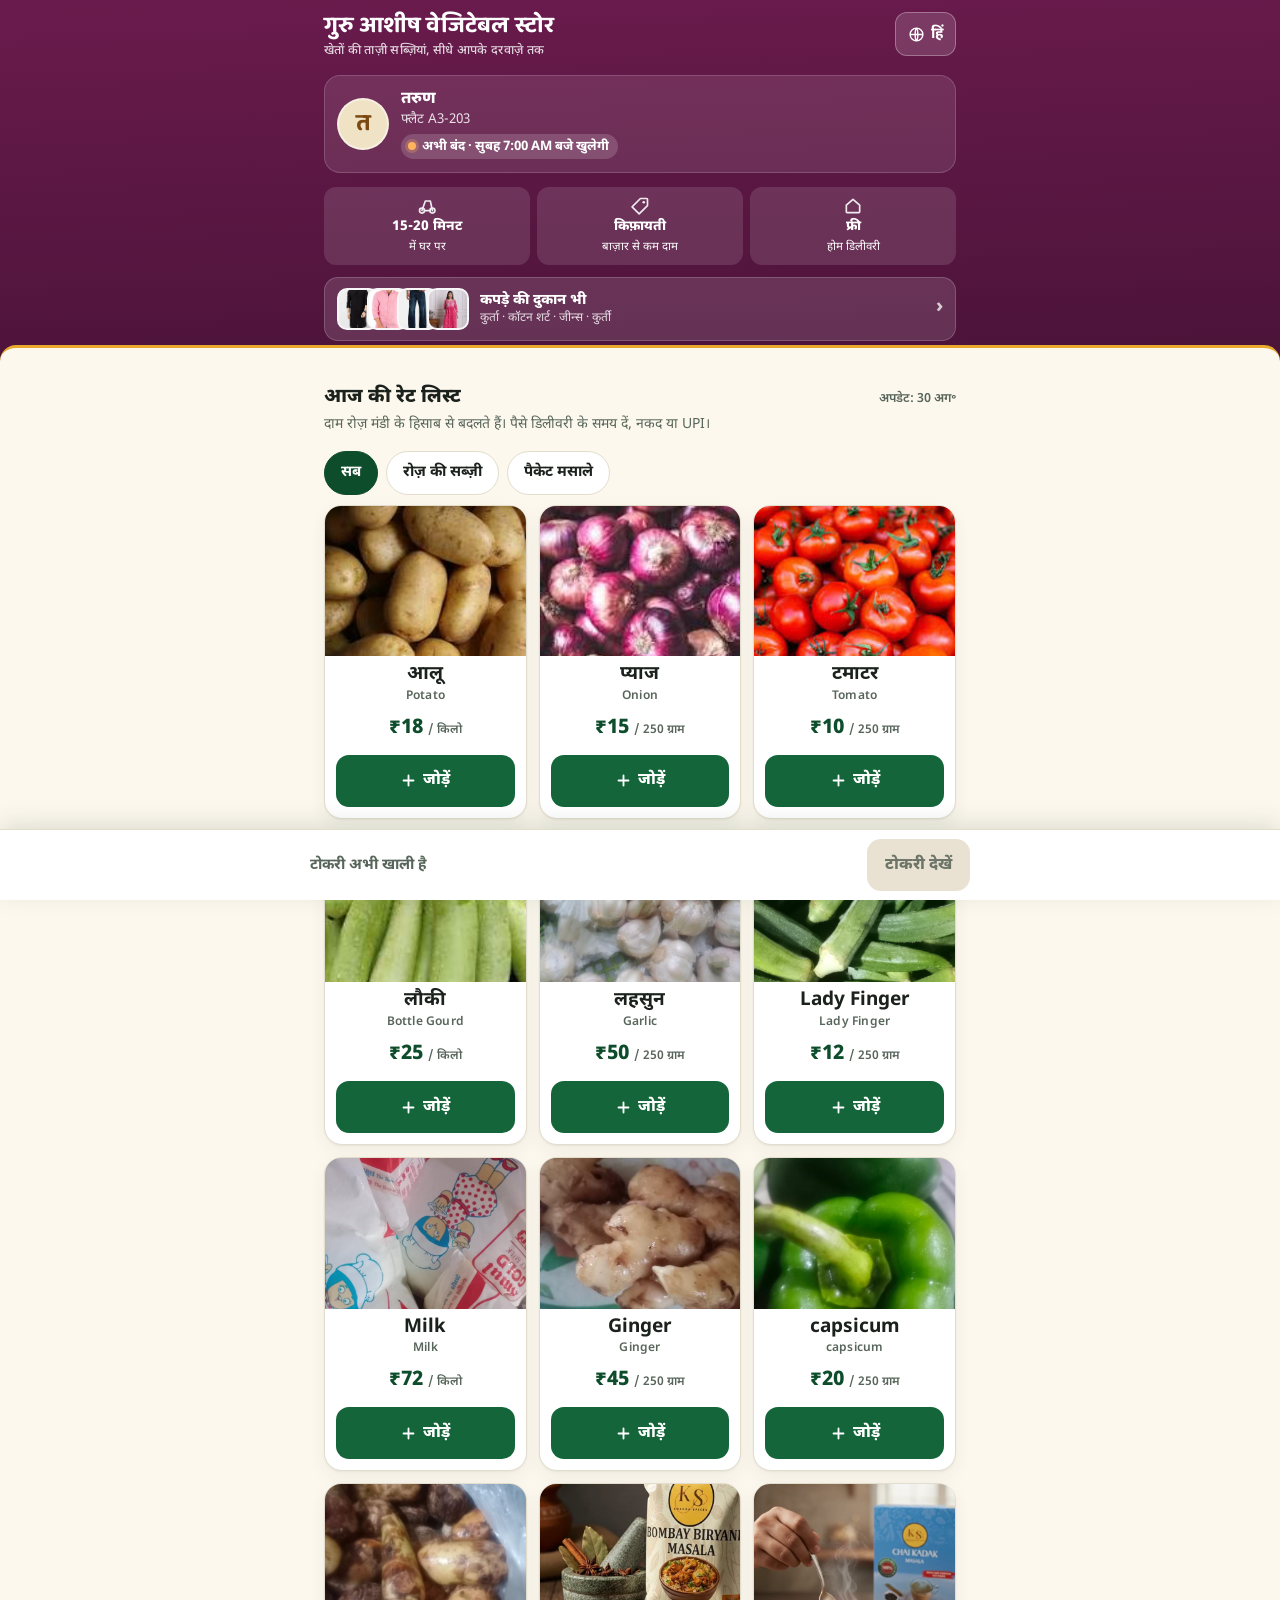
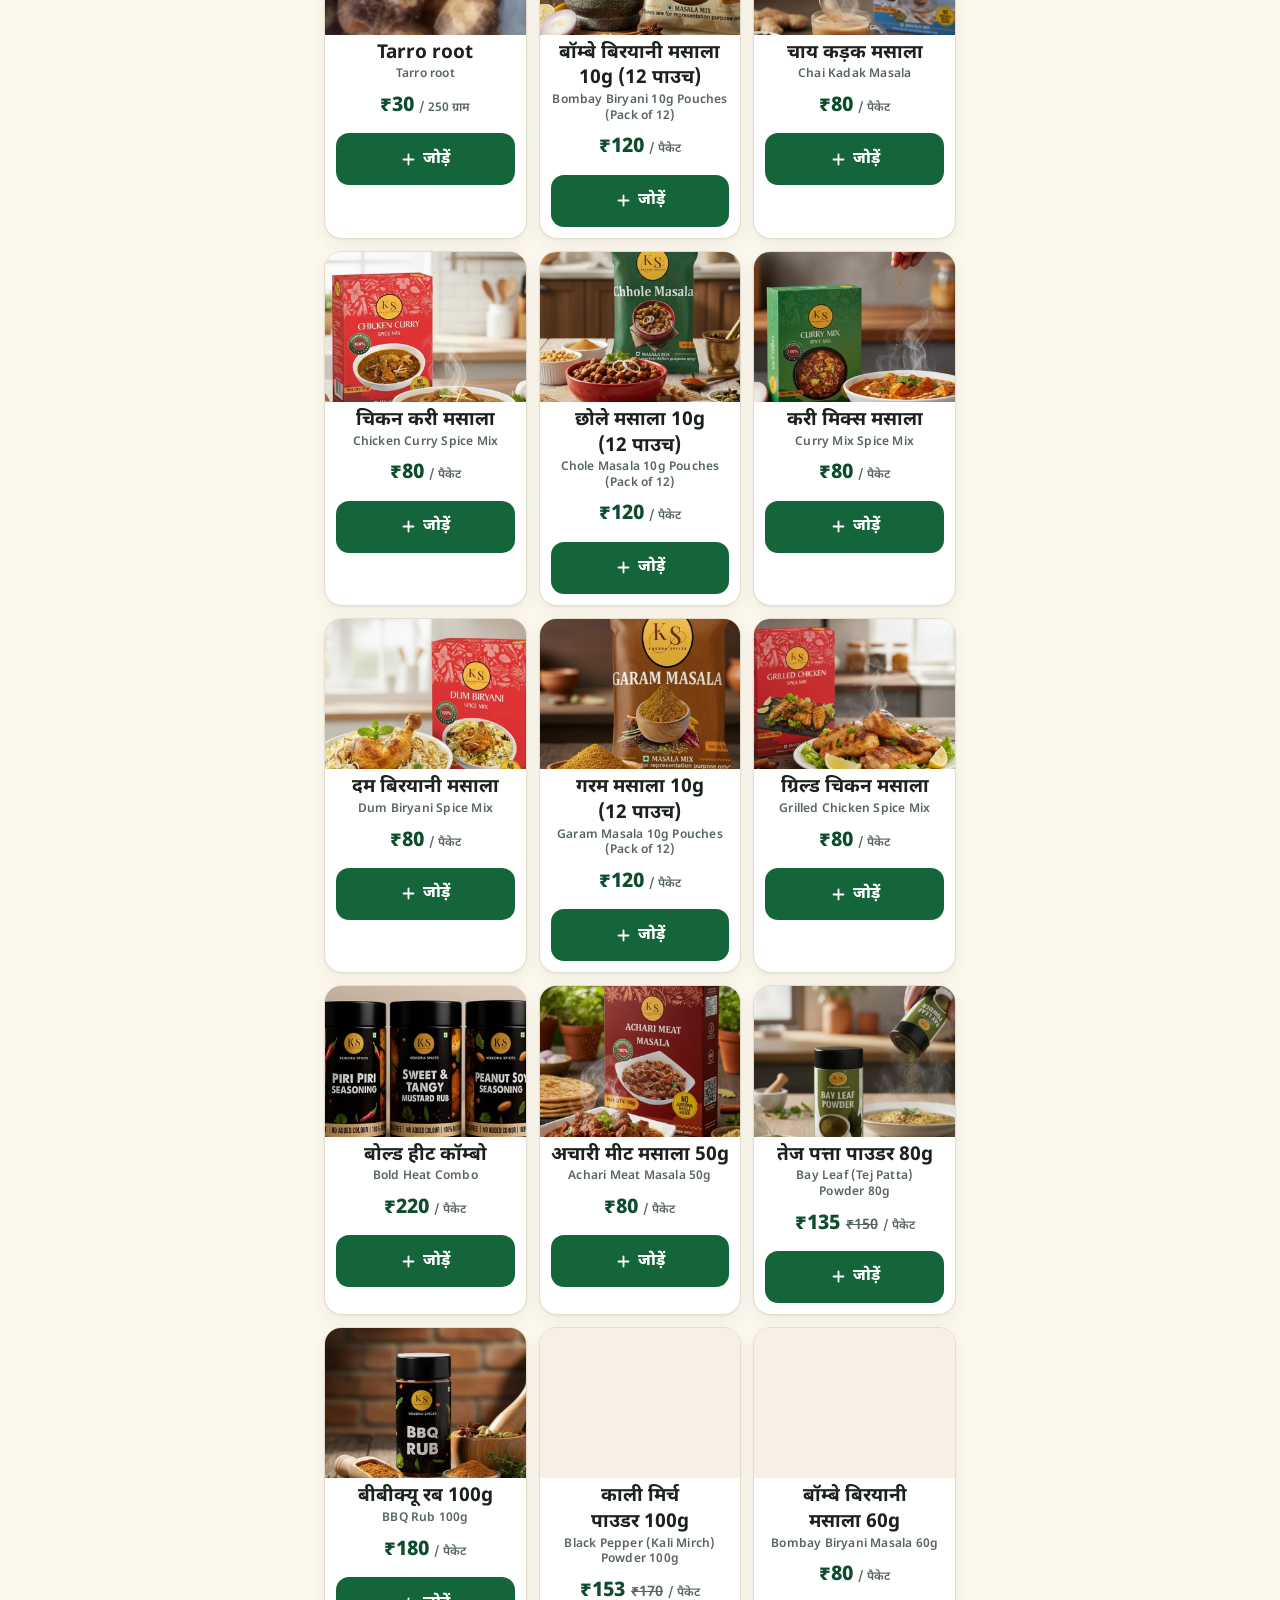
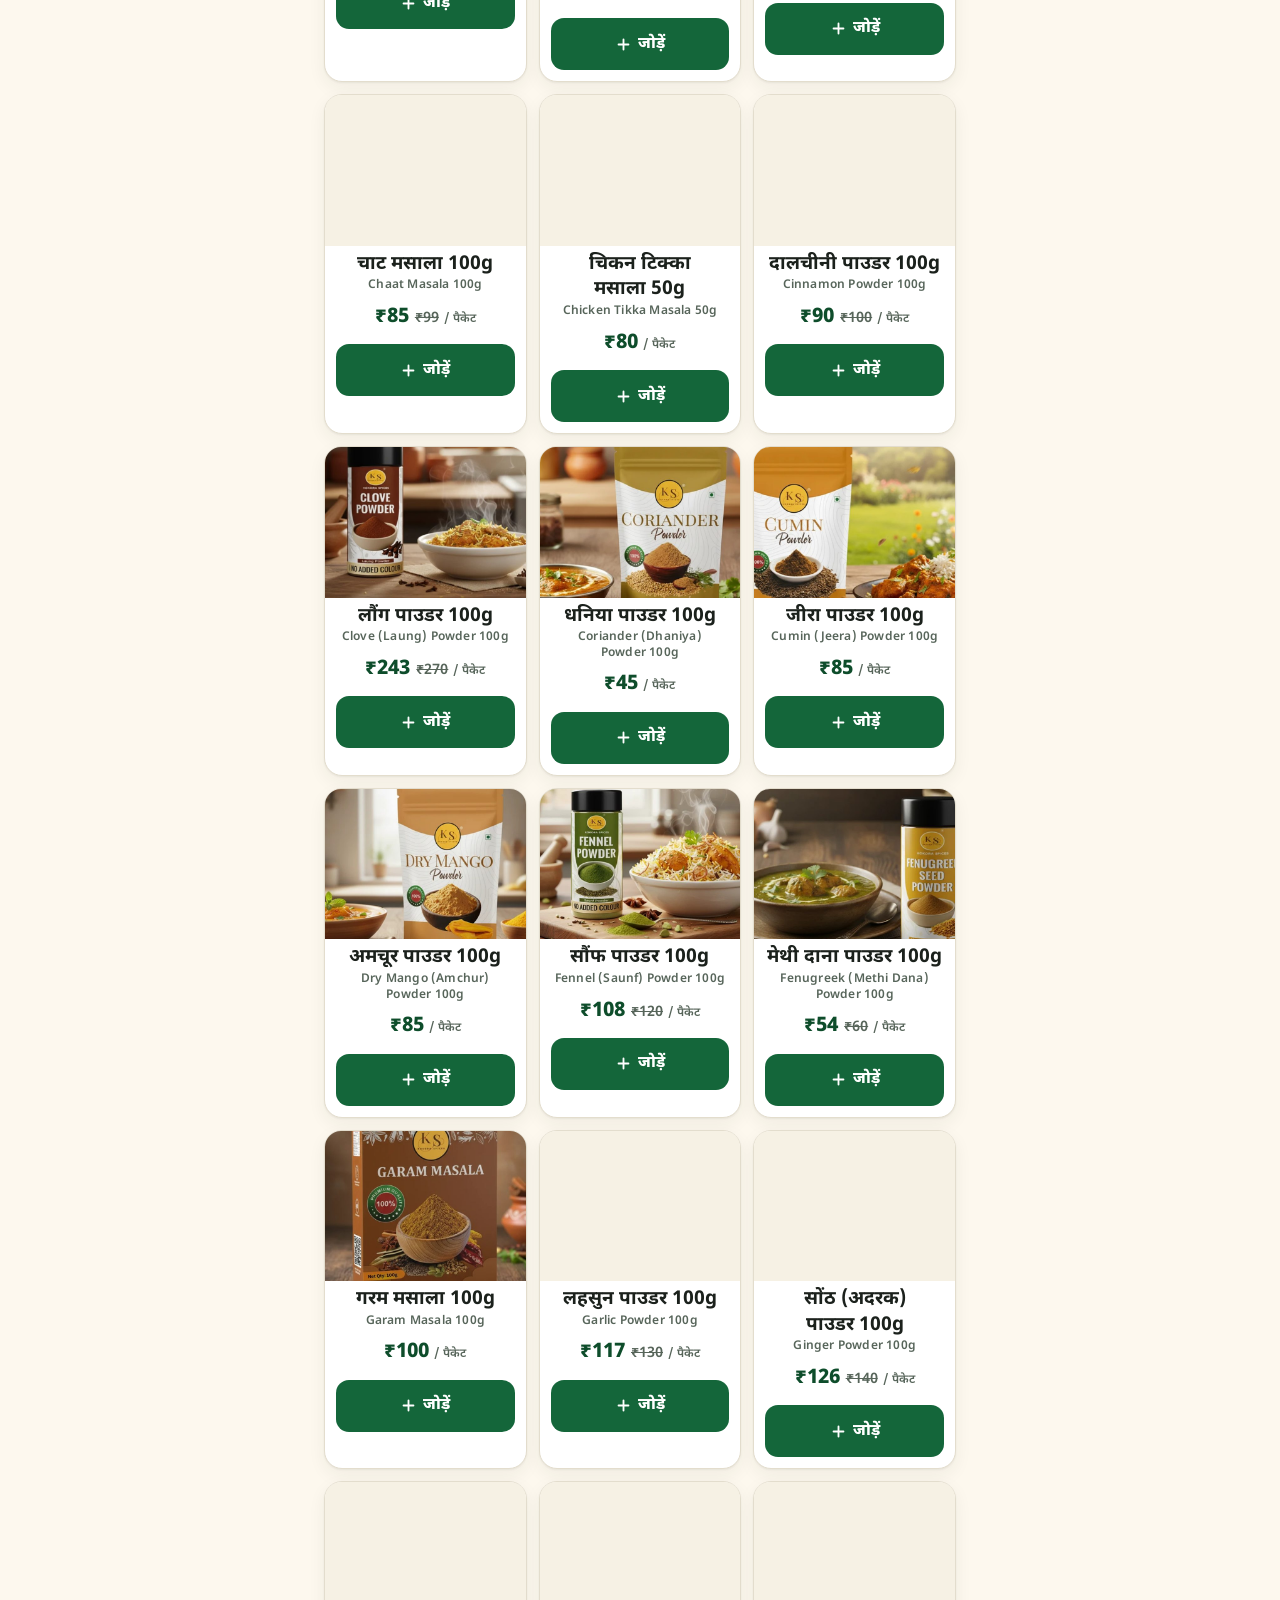
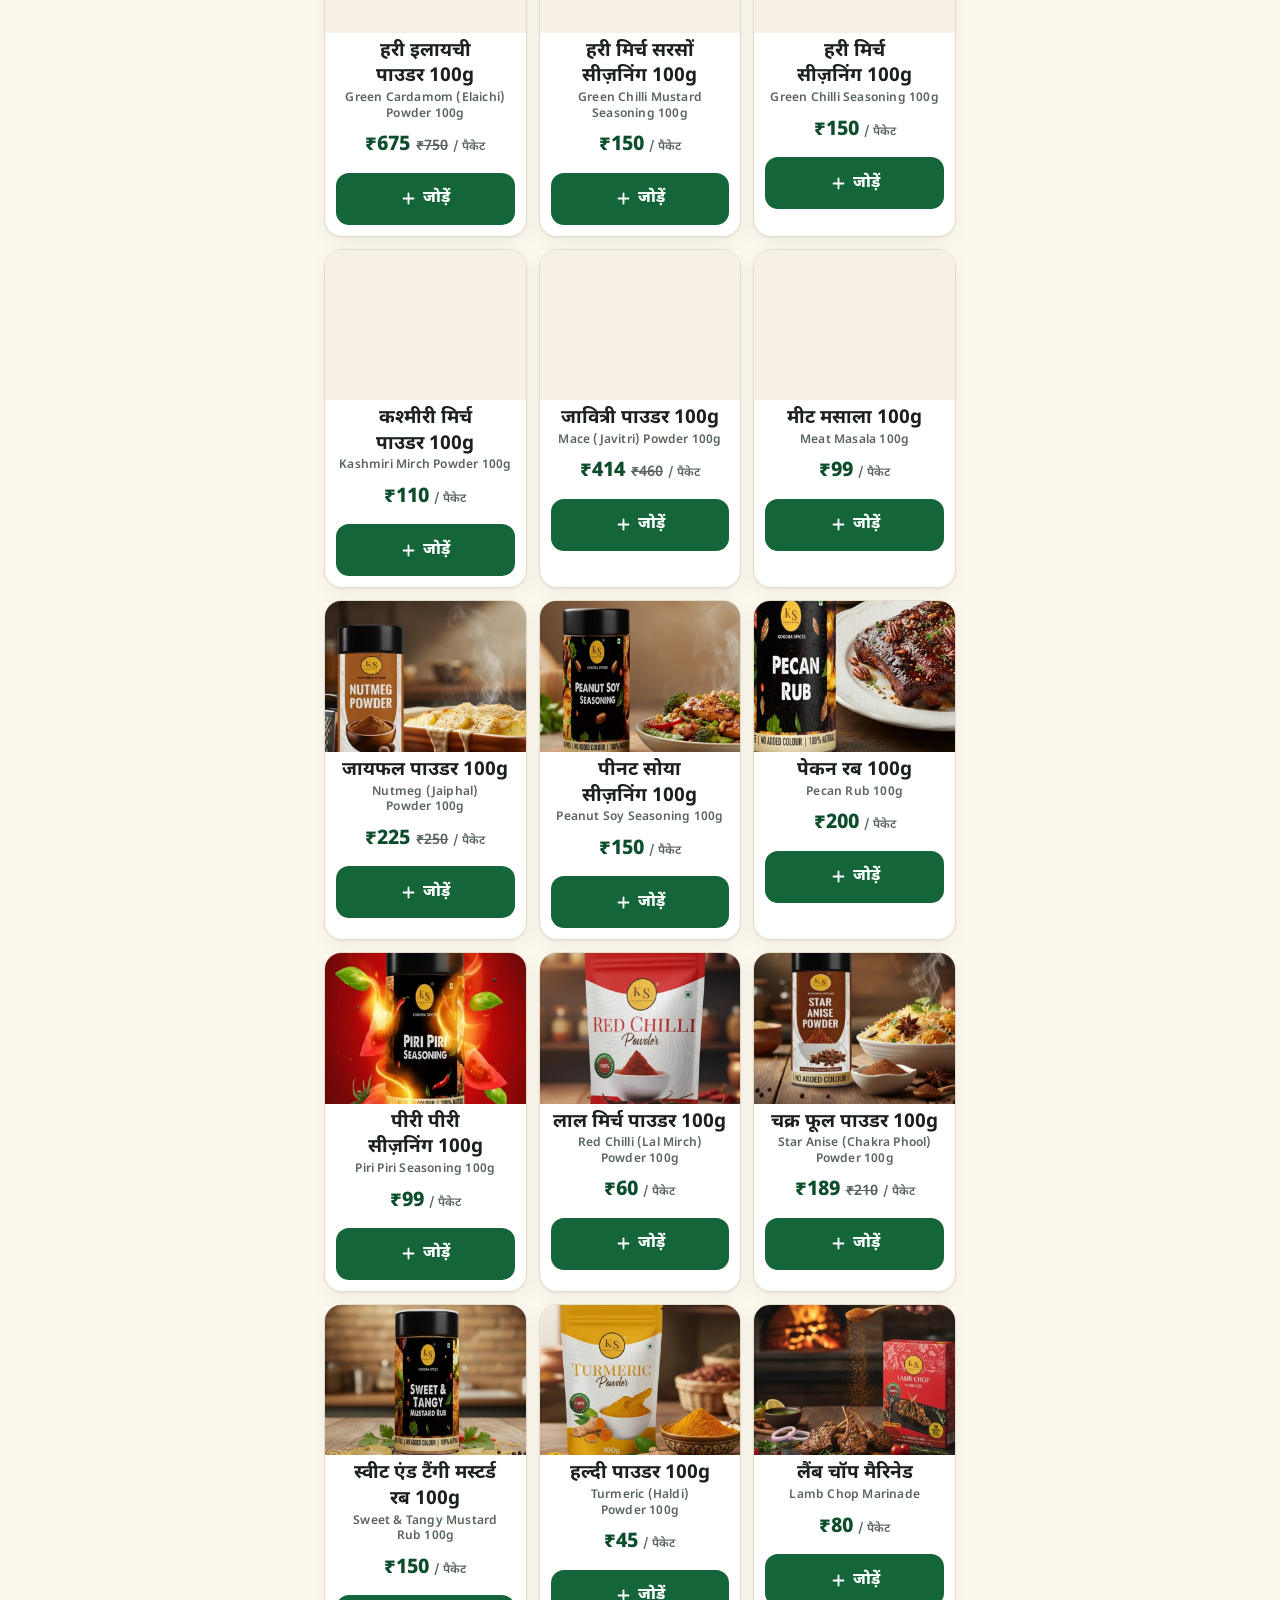
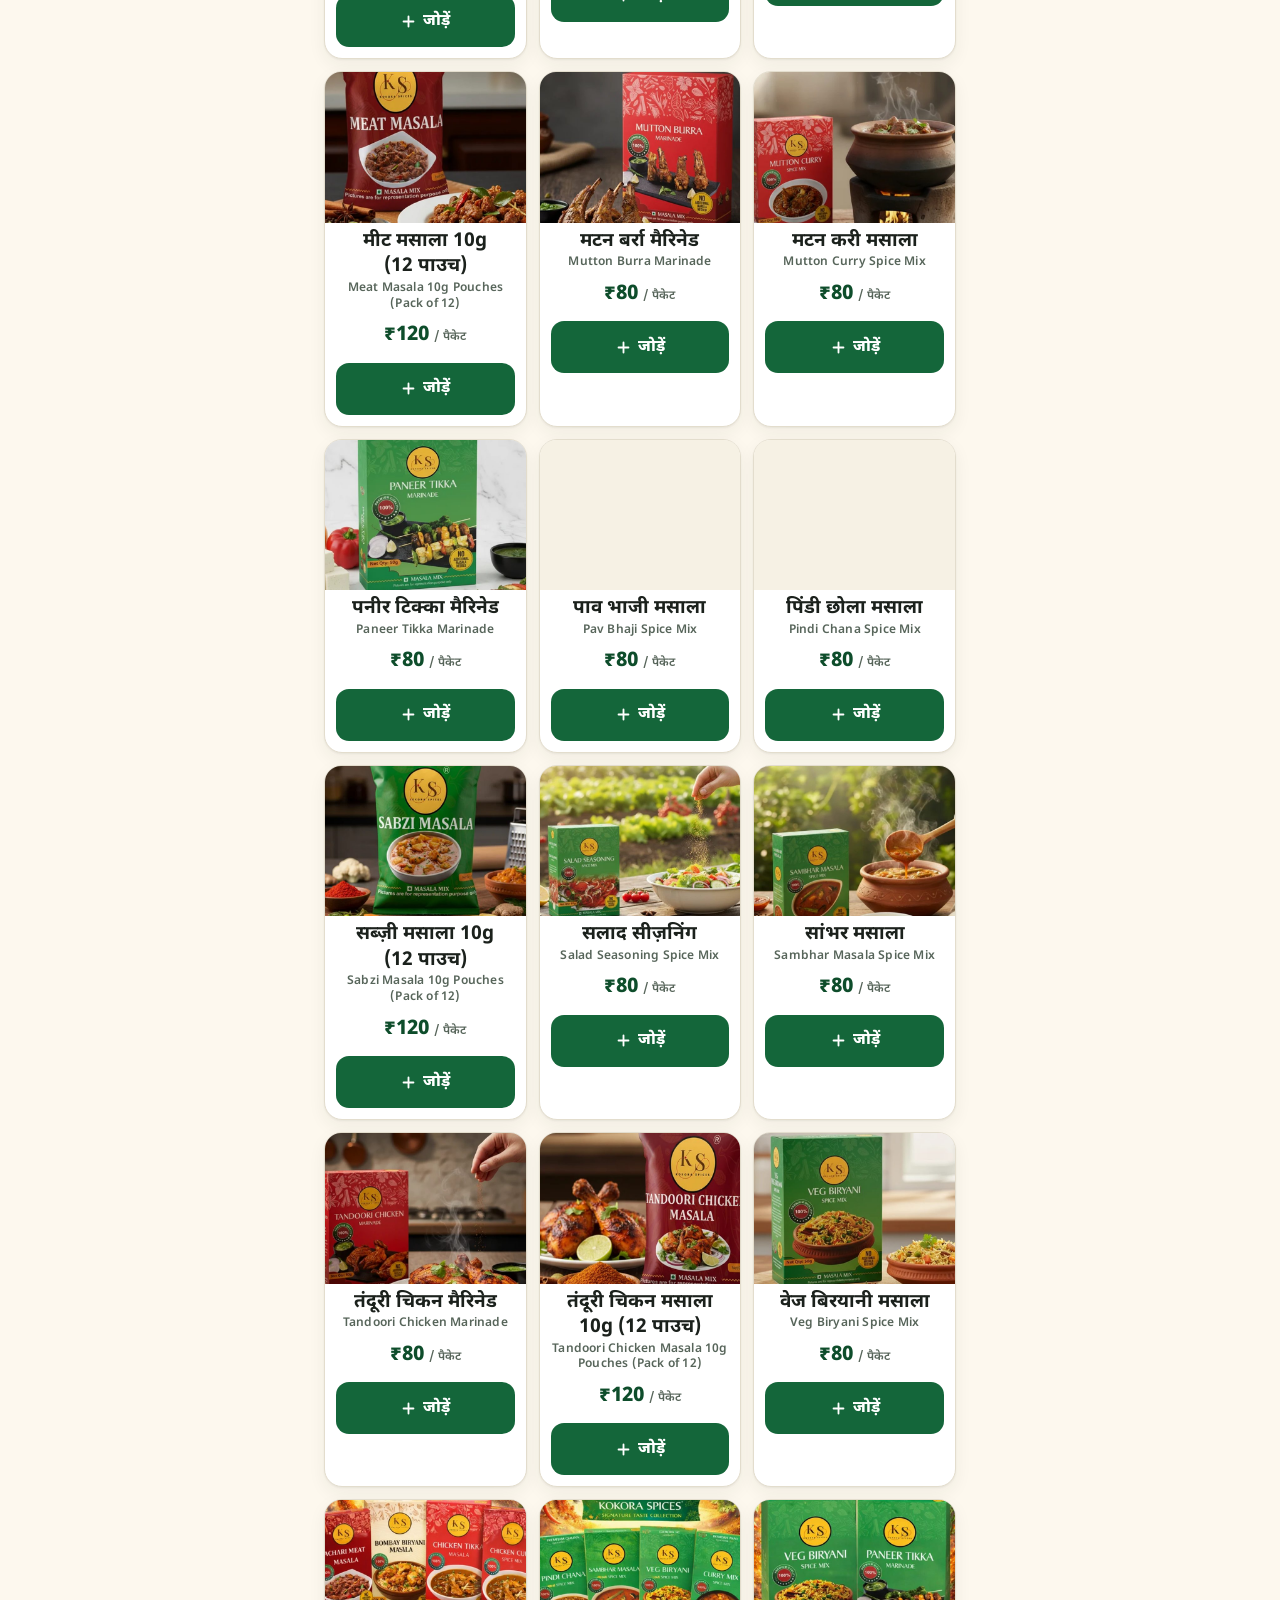
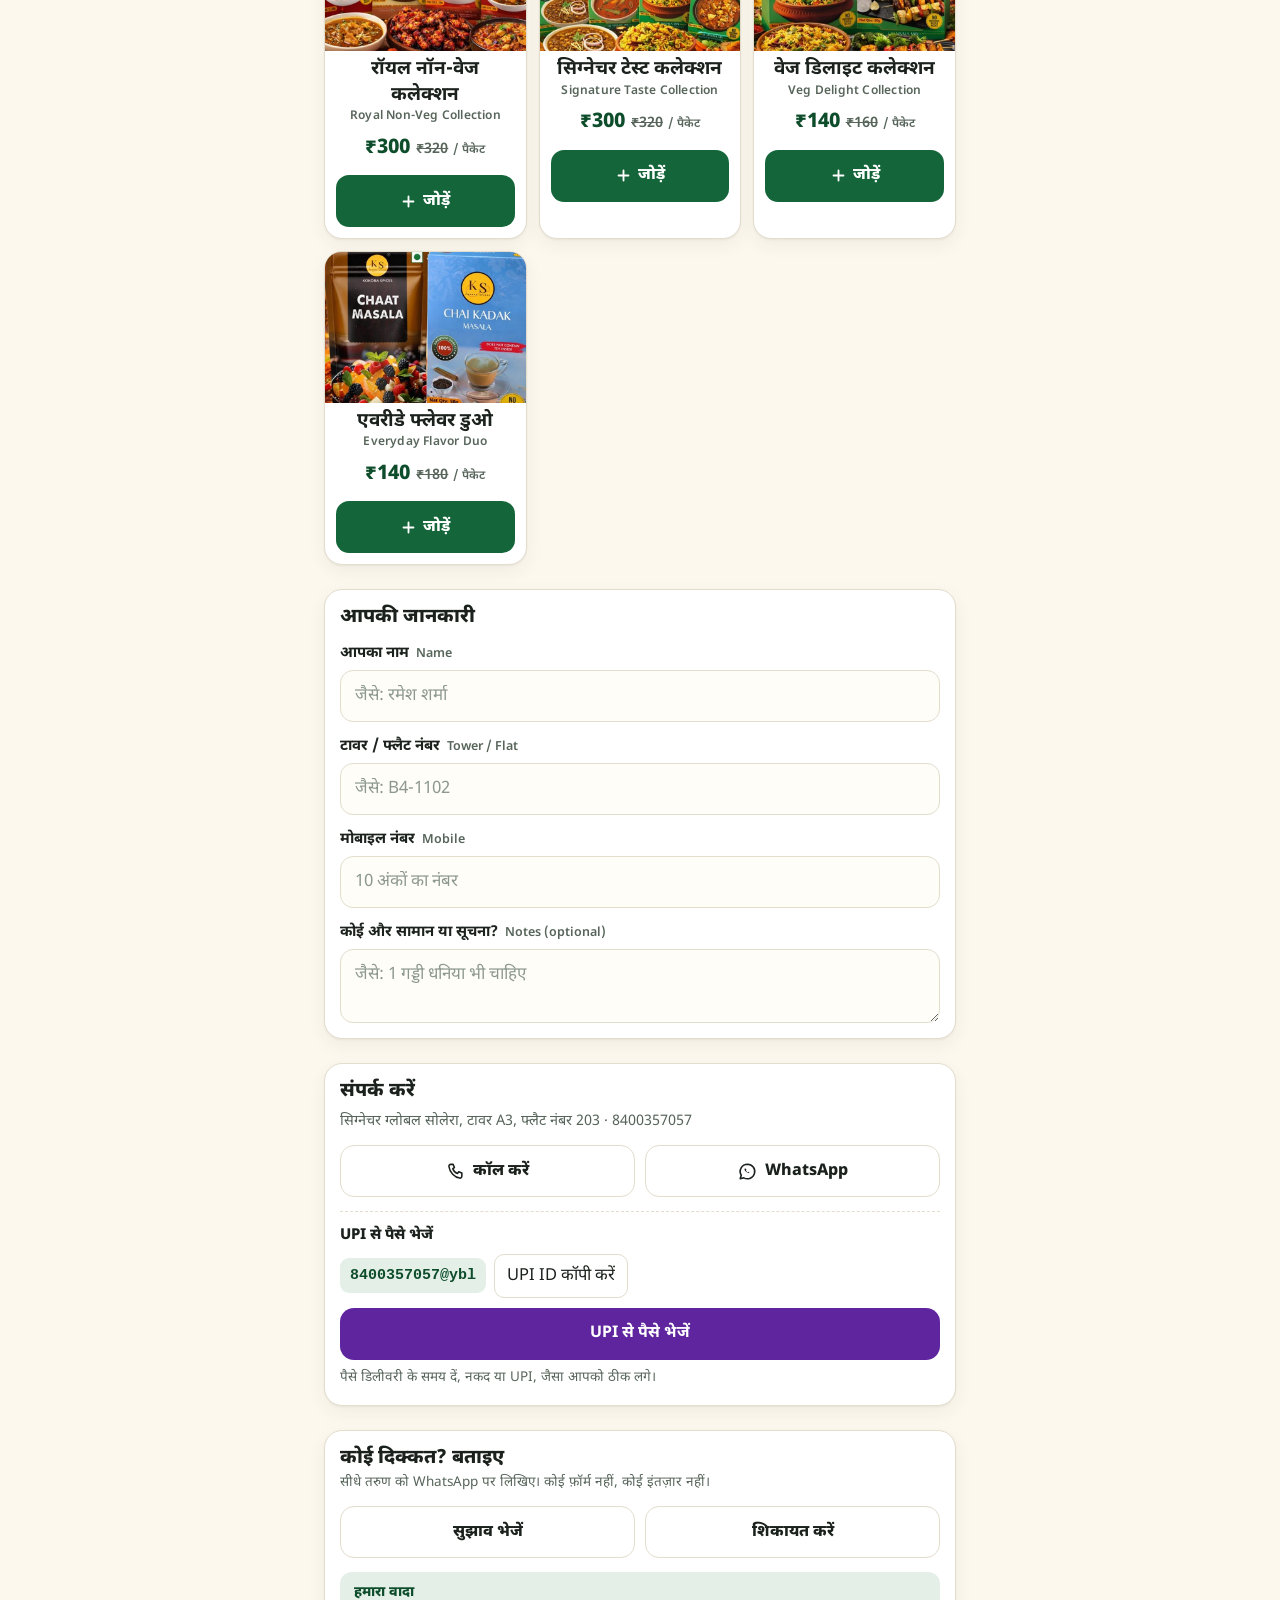
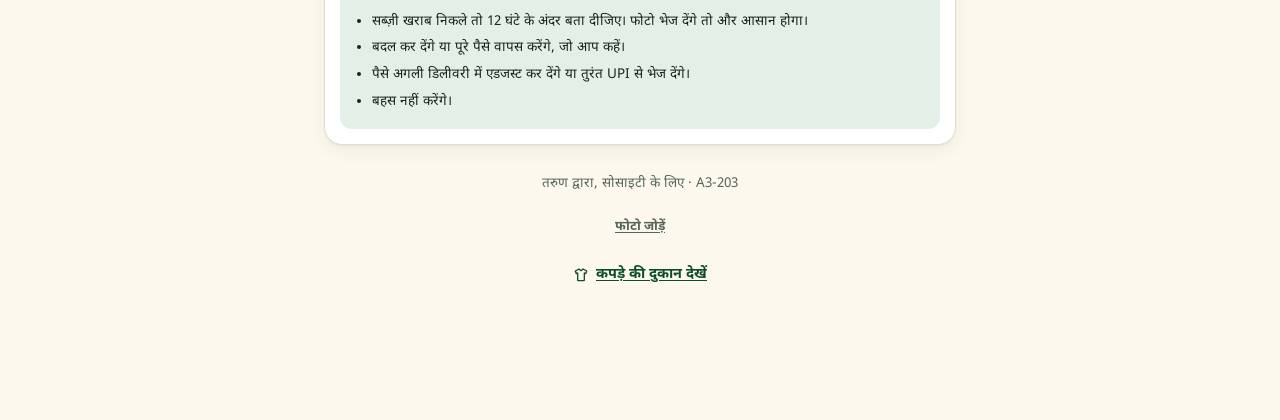
<file: index.html>
<!doctype html>
<html lang="hi">
<head>
<meta charset="utf-8">
<meta name="viewport" content="width=device-width, initial-scale=1, viewport-fit=cover">
<meta name="theme-color" content="#4b1339">
<title>गुरु आशीष वेजिटेबल स्टोर</title>
<link rel="preconnect" href="https://fonts.googleapis.com">
<link rel="preconnect" href="https://fonts.gstatic.com" crossorigin>
<link rel="stylesheet" href="https://fonts.googleapis.com/css2?family=Noto+Sans+Devanagari:wght@400;500;600;700;800&family=Baloo+2:wght@600;700;800&display=swap">
<style>
:root{
  --leaf:#14663a; --leaf-d:#0e4d2b; --leaf-l:#e4f0e7; --leaf-line:#c3ddca;
  --brand:#4b1339; --brand-2:#6a1b4d; --marigold:#e8a92c;
  --carrot:#b8480a; --carrot-d:#8f3706;
  --cream:#fdf8ee; --paper:#ffffff; --ink:#1b211c; --muted:#57655a;
  --line:#e3ddcd; --r:18px;
  --shadow:0 1px 2px rgba(27,45,32,.06), 0 6px 18px rgba(27,45,32,.06);
  --tap:52px;
}
*{box-sizing:border-box}
[hidden]{display:none !important}
html{-webkit-text-size-adjust:100%}
html,body{margin:0;padding:0;overflow-x:hidden}
body{
  background:var(--cream); color:var(--ink);
  font-family:"Noto Sans Devanagari","Nirmala UI",system-ui,-apple-system,"Segoe UI",Roboto,sans-serif;
  font-size:16.5px; line-height:1.62; text-wrap:pretty;
  padding-bottom:calc(122px + env(safe-area-inset-bottom));
}
html[lang="bn"] body{font-family:"Noto Sans Bengali","Nirmala UI",system-ui,sans-serif}
html[lang="pa"] body{font-family:"Noto Sans Gurmukhi","Nirmala UI",system-ui,sans-serif}
html[lang="te"] body{font-family:"Noto Sans Telugu","Nirmala UI",system-ui,sans-serif}
html[lang="en"] body{font-family:system-ui,-apple-system,"Segoe UI",Roboto,sans-serif}
h1,h2,h3{margin:0;line-height:1.3;font-weight:800}
button,input,textarea,select{font-family:inherit;font-size:inherit}
a{color:var(--leaf-d);text-decoration-thickness:1px;text-underline-offset:2px}
a:hover{color:var(--carrot)}
:focus-visible{outline:3px solid var(--leaf-d);outline-offset:2px;border-radius:6px}
.wrap{max-width:660px;margin:0 auto;padding:0 14px}
.sr{position:absolute;width:1px;height:1px;overflow:hidden;clip:rect(0 0 0 0);white-space:nowrap}

/* ---------- header ---------- */
.hdr{background:var(--brand);background-image:linear-gradient(178deg,var(--brand-2),var(--brand));color:#fff;padding:12px 0 0;position:relative}
.hdr:after{content:"";position:absolute;left:0;right:0;bottom:-1px;height:14px;background:var(--cream);
  border-radius:16px 16px 0 0;border-top:3px solid var(--marigold)}
.hdr-top{display:flex;align-items:flex-start;gap:10px;justify-content:space-between}
.shop{min-width:0}
.shop h1{font-family:"Baloo 2","Noto Sans Devanagari",system-ui,sans-serif;font-size:23px;font-weight:700;letter-spacing:.2px;line-height:1.24}
.shop .sub{font-size:12.5px;opacity:.82;font-weight:500;letter-spacing:.3px;text-transform:uppercase}

/* language control */
.lang{position:relative;flex:0 0 auto}
.lang-btn{display:flex;align-items:center;gap:6px;min-height:44px;padding:0 12px;border-radius:12px;
  background:rgba(255,255,255,.14);border:1px solid rgba(255,255,255,.3);color:#fff;font-weight:700;cursor:pointer}
.lang-btn:active{background:rgba(255,255,255,.26)}
.lang-btn svg{width:17px;height:17px;flex:0 0 auto}
.lang-btn .cur{font-size:15px}
.lang-menu{position:absolute;right:0;top:calc(100% + 6px);z-index:60;background:var(--paper);color:var(--ink);
  border-radius:14px;box-shadow:0 10px 30px rgba(10,30,18,.28);padding:6px;min-width:172px;border:1px solid var(--line)}
.lang-menu button{display:flex;width:100%;align-items:center;justify-content:space-between;gap:8px;
  min-height:46px;padding:0 12px;border:0;background:transparent;border-radius:10px;font-weight:600;
  cursor:pointer;color:var(--ink);text-align:left}
.lang-menu button:active{background:var(--leaf-l)}
.lang-menu button[aria-checked="true"]{background:var(--leaf-l);color:var(--leaf-d)}
.lang-menu .tick{color:var(--leaf);font-weight:800}

/* owner card */
.owner{display:flex;align-items:center;gap:12px;margin-top:14px;padding:12px;border-radius:16px;
  background:rgba(255,255,255,.10);border:1px solid rgba(255,255,255,.16)}
.avatar{width:52px;height:52px;flex:0 0 auto;border-radius:50%;background:#f0e2c4;color:#7a4a12;
  display:grid;place-items:center;font-family:"Baloo 2",sans-serif;font-size:24px;font-weight:700;overflow:hidden;
  border:2px solid rgba(255,255,255,.5)}
.avatar img{width:100%;height:100%;object-fit:cover;display:block}
.owner-txt{min-width:0}
.owner-name{font-weight:800;font-size:16.5px;line-height:1.35}
.owner-flat{font-size:13.5px;opacity:.85}
.status{display:inline-flex;align-items:center;gap:6px;margin-top:2px;font-size:13px;font-weight:700;
  padding:2px 9px 2px 7px;border-radius:999px;background:rgba(255,255,255,.16)}
.dot{width:8px;height:8px;border-radius:50%;background:#54e08a;box-shadow:0 0 0 3px rgba(84,224,138,.28)}
.status.shut .dot{background:#ffb35c;box-shadow:0 0 0 3px rgba(255,179,92,.25)}
.quote{margin:10px 0 0;padding:0 2px;font-size:15.5px;line-height:1.65;opacity:.95}
.quote b{font-weight:700}

.perks{list-style:none;display:grid;grid-template-columns:repeat(3,1fr);gap:7px;margin:14px 0 0;padding:0}
/* clearance for the 14px cream lip on .hdr:after, set on the container so it
   holds whether or not the cross-sell strip is showing */
.hdr .wrap{padding-bottom:20px}
.perks li{background:rgba(255,255,255,.12);border-radius:12px;padding:9px 7px;font-size:11.5px;
  line-height:1.4;text-align:center;display:flex;flex-direction:column;gap:3px;align-items:center}
.perks li b{font-size:13.5px;font-weight:800;line-height:1.3}
.perks li svg{width:20px;height:20px;opacity:.9}

/* ---------- cross-sell strip (garments, shown on the vegetable page) ---------- */
.xsell{display:flex;align-items:center;gap:11px;margin:12px 0 0;padding:10px 12px;
  background:rgba(255,255,255,.13);border:1px solid rgba(255,255,255,.18);border-radius:14px;
  color:#fff;text-decoration:none}
.xsell:active{background:rgba(255,255,255,.2)}
.xsell .pics{display:flex;flex:0 0 auto}
.xsell .pics img{width:42px;height:42px;border-radius:10px;object-fit:cover;display:block;
  border:2px solid rgba(255,255,255,.55);margin-left:-12px;background:#eee}
.xsell .pics img:first-child{margin-left:0}
.xsell .xtxt{flex:1;min-width:0;line-height:1.35}
.xsell .xtxt b{display:block;font-size:14.5px;font-weight:800}
.xsell .xtxt span{display:block;font-size:12px;opacity:.85;
  overflow:hidden;text-overflow:ellipsis;white-space:nowrap}
.xsell .go{flex:0 0 auto;font-size:19px;font-weight:800;opacity:.75}

/* ---------- catalogue ---------- */
.section{margin-top:24px}
.section h2{font-size:19.5px}
.sec-head{display:flex;align-items:baseline;justify-content:space-between;gap:10px;margin-bottom:4px}
.updated{font-size:12.5px;color:var(--muted);white-space:nowrap;font-weight:600}
.hint{color:var(--muted);font-size:14px;margin:2px 0 12px}

.tabs{display:flex;gap:8px;overflow-x:auto;padding:2px 14px 10px;margin:0 -14px;scrollbar-width:none}
.tabs::-webkit-scrollbar{display:none}
.tab{flex:0 0 auto;min-height:44px;padding:0 16px;border-radius:999px;border:1.5px solid var(--line);
  background:var(--paper);color:var(--ink);font-weight:700;font-size:15px;cursor:pointer}
.tab[aria-selected="true"]{background:var(--leaf-d);border-color:var(--leaf-d);color:#fff}

.grid{display:grid;grid-template-columns:repeat(2,1fr);gap:12px}
@media (min-width:560px){.grid{grid-template-columns:repeat(3,1fr)}}
.card{background:var(--paper);border:1.5px solid var(--line);border-radius:var(--r);padding:12px 11px 11px;
  box-shadow:var(--shadow);display:flex;flex-direction:column;align-items:center;text-align:center;position:relative}
.card.on{border-color:var(--leaf);box-shadow:0 0 0 3px var(--leaf-l),var(--shadow)}
.art{width:76px;height:76px;display:block}
.artemoji{display:flex;align-items:center;justify-content:center;font-size:40px;line-height:1}
.soon{display:flex;align-items:center;gap:11px;margin:14px 0 2px;padding:12px 14px;
  border:1.5px dashed var(--leaf-line,#cfe3d4);background:var(--leaf-l,#eef6f0);
  border-radius:14px;line-height:1.4}
.soon .soon-i{font-size:23px;flex:0 0 auto}
.soon b{display:block;font-size:15px;font-weight:800;color:var(--leaf-d,#1b7a3e)}
.soon span span{display:block;font-size:13px;color:var(--muted)}
.pr .mrp{margin-left:6px;font-size:.72em;font-weight:600;color:var(--muted);text-decoration:line-through}
.oline .artemoji{font-size:24px}
.shotwrap{margin:-12px -11px 0;width:calc(100% + 22px);aspect-ratio:4/3;overflow:hidden;
  background:#f6f1e4;border-radius:16px 16px 0 0;position:relative}
.shotwrap img{width:100%;height:100%;object-fit:cover;display:block}
.photobtn{margin-top:9px;width:100%;min-height:44px;border:1.5px dashed var(--leaf-line);border-radius:11px;
  background:#fffdf6;color:var(--leaf-d);font-weight:700;font-size:13.5px;cursor:pointer;
  display:none;align-items:center;justify-content:center;gap:7px}
.photobtn svg{width:16px;height:16px}
.photobtn:active{background:var(--leaf-l)}
body.photomode .photobtn{display:flex}
.photorm{position:absolute;top:7px;right:7px;width:34px;height:34px;border-radius:999px;border:0;
  background:rgba(255,255,255,.92);color:#8f1d16;font-size:15px;font-weight:800;cursor:pointer;display:none;
  place-items:center;box-shadow:0 1px 4px rgba(0,0,0,.2)}
body.photomode .photorm{display:grid}
.photobar{background:#fff6e6;border:1.5px solid #f0d69c;border-radius:14px;padding:12px 14px;margin:0 0 14px;
  font-size:13.5px;line-height:1.55;color:#7a4a06;font-weight:600;display:none}
body.photomode .photobar{display:block}
.phototoggle{background:none;border:0;color:var(--muted);font-size:13px;font-weight:700;cursor:pointer;
  text-decoration:underline;text-underline-offset:2px;padding:6px 4px;min-height:34px}
.card .nm{font-weight:700;font-size:19px;line-height:1.35;margin-top:6px}
.card .en{font-size:12px;color:var(--muted);font-weight:600;letter-spacing:.2px;line-height:1.3;margin-top:1px}
.card .pr{margin-top:7px;font-size:20px;font-weight:800;color:var(--leaf-d);font-variant-numeric:tabular-nums}
.card .pr small{font-size:12px;font-weight:600;color:var(--muted)}
.ctrl{margin-top:11px;width:100%}
.add{width:100%;min-height:var(--tap);border:0;border-radius:13px;background:var(--leaf);color:#fff;
  font-weight:800;font-size:16px;cursor:pointer;display:flex;align-items:center;justify-content:center;gap:6px}
.add:active{background:var(--leaf-d)}
.stepper{width:100%;display:flex;align-items:center;justify-content:space-between;
  background:var(--leaf-l);border:1.5px solid var(--leaf-line);border-radius:13px;padding:3px}
.stepper button{width:46px;height:46px;flex:0 0 auto;border:0;border-radius:10px;background:var(--leaf);
  color:#fff;font-size:24px;font-weight:700;line-height:1;cursor:pointer;display:grid;place-items:center}
.stepper button:active{background:var(--leaf-d)}
.stepper .q{font-weight:800;font-size:15px;color:var(--leaf-d);padding:0 2px;font-variant-numeric:tabular-nums;
  line-height:1.25;min-width:0}

/* ---------- form ---------- */
.panel{background:var(--paper);border:1.5px solid var(--line);border-radius:var(--r);padding:15px;box-shadow:var(--shadow)}
.fields{display:grid;gap:14px;margin-top:12px}
.fld{display:grid;gap:6px}
.fld>.lbl{font-size:15px;font-weight:700;display:flex;gap:7px;align-items:baseline;flex-wrap:wrap;line-height:1.4}
.fld>.lbl em{font-style:normal;color:var(--muted);font-weight:600;font-size:12.5px}
input,textarea{font-size:17px;padding:14px 14px;border:1.5px solid var(--line);border-radius:13px;
  background:#fffdf8;color:var(--ink);width:100%;min-height:var(--tap)}
input::placeholder,textarea::placeholder{color:#8d998f}
input:focus,textarea:focus{outline:3px solid var(--leaf-d);outline-offset:1px;border-color:var(--leaf)}
input.bad,textarea.bad{border-color:#b3261e;background:#fff6f5}
.errmsg{color:#8f1d16;font-size:14px;font-weight:700;display:flex;gap:6px;align-items:flex-start;line-height:1.45}
.errmsg svg{width:17px;height:17px;flex:0 0 auto;margin-top:3px}

.row2{display:flex;gap:10px;margin-top:12px;flex-wrap:wrap}
.btn{border:0;border-radius:14px;min-height:var(--tap);padding:0 18px;font-size:16px;font-weight:800;
  cursor:pointer;text-align:center;text-decoration:none;display:flex;align-items:center;justify-content:center;gap:8px}
.btn svg{width:19px;height:19px;flex:0 0 auto}
.btn-ghost{flex:1 1 130px;background:var(--paper);border:1.5px solid var(--line);color:var(--ink)}
.btn-ghost:active{background:var(--leaf-l)}
.btn-go{background:var(--carrot);color:#fff;box-shadow:0 3px 0 var(--carrot-d)}
.btn-go:active{background:var(--carrot-d);box-shadow:0 1px 0 var(--carrot-d);transform:translateY(2px)}
.btn-go[data-idle="1"]{background:#e9e2d2;color:#6c7568;box-shadow:none}
.addr{color:var(--muted);font-size:14.5px;margin:6px 0 0}
/* ---- UPI + support ---- */
.upi{margin-top:14px;padding-top:14px;border-top:1px dashed var(--line)}
.upi h3{font-size:15px;margin:0 0 8px}
.upi-id{display:flex;align-items:center;gap:8px;flex-wrap:wrap}
.upi-id code{font:600 15px/1.4 ui-monospace,Menlo,Consolas,monospace;background:var(--leaf-l);
  color:var(--leaf-d);padding:7px 10px;border-radius:9px}
.upi-copy{min-height:44px;padding:0 12px;border:1px solid var(--line);background:#fff;border-radius:10px;
  font:600 14px/1 inherit;font-family:inherit;color:var(--ink);cursor:pointer}
.upi-note{font-size:13.5px;color:var(--muted);margin:8px 0 0;line-height:1.6}
.btn-upi{display:flex;align-items:center;justify-content:center;box-sizing:border-box;
  margin-top:10px;width:100%;background:#5f259f;color:#fff;border:0;border-radius:14px;
  min-height:52px;padding:10px 14px;text-align:center;text-decoration:none;
  font-family:inherit;font-size:16px;font-weight:700;line-height:1.3;cursor:pointer}
.btn-upi:active{background:#4d1e80}
.payblock{margin:12px 0 4px;padding-top:12px;border-top:1px dashed var(--line)}
.paylbl{display:block;font-size:14px;font-weight:700;margin-bottom:7px}
.paymodes{display:flex;gap:9px}
.paymodes button{flex:1;min-height:50px;border:1.5px solid var(--line);background:#fff;border-radius:13px;
  font-family:inherit;font-size:14.5px;font-weight:700;color:var(--ink);cursor:pointer;padding:6px 8px;line-height:1.3}
.paymodes button[aria-pressed="true"]{background:var(--leaf-l);border-color:var(--leaf);color:var(--leaf-d)}
.paidrow{display:flex;align-items:flex-start;gap:10px;margin-top:11px;padding:11px 12px;
  border:1.5px solid var(--leaf-line);background:var(--leaf-l);border-radius:12px;cursor:pointer}
.paidrow input{width:22px;height:22px;flex:0 0 auto;accent-color:var(--leaf);margin:0}
.paidrow span{font-size:14.5px;font-weight:700;color:var(--leaf-d);line-height:1.45}
.helprow{display:grid;grid-template-columns:1fr 1fr;gap:10px;margin-top:12px}
.helprow .btn{width:100%}
.promise{margin:14px 0 0;padding:12px 14px;background:var(--leaf-l);border-radius:12px}
.promise h3{font-size:14px;margin:0 0 8px;color:var(--leaf-d)}
.promise ul{margin:0;padding-left:18px;font-size:13.5px;color:var(--ink);line-height:1.75}
.promise li{margin-bottom:3px}
.dlg{position:fixed;inset:auto 0 0 0;z-index:80;background:var(--paper);border-radius:22px 22px 0 0;
  max-height:82vh;overflow:auto;padding:18px 16px calc(20px + env(safe-area-inset-bottom));
  box-shadow:0 -10px 34px rgba(0,0,0,.22)}
.dlg h3{margin:0 0 4px;font-size:19px}
.dlg .lead{margin:0 0 14px;font-size:14px;color:var(--muted);line-height:1.6}
.dlg .close{position:absolute;right:14px;top:14px;width:36px;height:36px;border:0;border-radius:999px;
  background:var(--leaf-l);color:var(--leaf-d);font-size:16px;cursor:pointer}
.opts{display:grid;gap:8px;margin-bottom:12px}
.opt{display:flex;align-items:center;gap:10px;min-height:52px;padding:0 14px;border:1.5px solid var(--line);
  background:#fff;border-radius:13px;font:600 15px/1.3 inherit;font-family:inherit;color:var(--ink);
  cursor:pointer;text-align:left}
.opt[aria-pressed="true"]{border-color:var(--leaf);background:var(--leaf-l);color:var(--leaf-d)}
.opt .em{font-size:20px}
.dlg textarea{width:100%;font-family:inherit;font-size:16px;padding:11px 12px;border:1px solid var(--line);
  border-radius:12px;background:#fff;color:var(--ink);box-sizing:border-box}
.card.gone{opacity:.62}
.card.gone .pr{color:var(--muted)}
.lowstock{display:block;margin-top:8px;font-size:12.5px;font-weight:800;color:#8a3b16;
  background:#fdecdf;border-radius:999px;padding:4px 10px;text-align:center}
.soldout{display:block;width:100%;margin-top:10px;padding:11px 8px;border-radius:11px;
  background:#f0eeea;color:#7a6f64;font-weight:700;font-size:13.5px;text-align:center;line-height:1.35}
.copyrow{margin-top:12px;padding-top:12px;border-top:1px dashed var(--line)}
.copyrow p{margin:0 0 8px;font-size:13px;color:var(--muted);line-height:1.55}
.rev-sum{display:flex;align-items:center;gap:14px;margin-bottom:14px}
.rev-avg{font-size:38px;font-weight:800;line-height:1;letter-spacing:-.02em;color:var(--ink)}
.rev-meta{flex:1;min-width:0}
.stars{display:inline-flex;gap:2px;line-height:1}
.stars svg{width:17px;height:17px;fill:#e0b400}
.stars svg.off{fill:var(--line)}
.rev-count{display:block;font-size:13px;color:var(--muted);margin-top:4px}
.rev-list{display:grid;gap:10px}
.rev{border:1px solid var(--line);border-radius:14px;padding:11px 13px;background:#fff}
.rev.feat{border-color:var(--leaf);background:var(--leaf-l)}
.rev-top{display:flex;align-items:center;gap:8px;flex-wrap:wrap}
.rev-who{font-weight:700;font-size:14.5px}
.rev-flat{font-size:12.5px;color:var(--muted)}
.rev-txt{margin:6px 0 0;font-size:14.5px;line-height:1.6}
.starpick{display:flex;gap:6px;justify-content:center;margin:4px 0 14px}
.starpick button{background:none;border:0;padding:6px;cursor:pointer;line-height:0}
.starpick svg{width:38px;height:38px;fill:var(--line);transition:fill .12s}
.starpick button[aria-checked="true"] svg,
.starpick button.lit svg{fill:#e0b400}
@media (prefers-reduced-motion:reduce){.starpick svg{transition:none}}
.hp{position:absolute!important;left:-9999px!important;width:1px!important;height:1px!important}
.foot{text-align:center;color:var(--muted);font-size:13.5px;margin:28px 0 6px;line-height:1.7}
.crosslink{display:inline-flex;align-items:center;gap:7px;margin-top:6px;font-size:14.5px;font-weight:700}
.crosslink svg{width:16px;height:16px}

/* ---------- cart bar ---------- */
.cartbar{position:fixed;left:0;right:0;bottom:0;z-index:45;background:var(--paper);
  border-top:1.5px solid var(--line);box-shadow:0 -6px 22px rgba(20,60,35,.13);
  padding:9px 14px calc(9px + env(safe-area-inset-bottom))}
.cartbar-in{max-width:660px;margin:0 auto;display:flex;gap:11px;align-items:center}
.cart-sum{flex:1 1 auto;min-width:0;display:flex;align-items:center;gap:9px;background:transparent;border:0;
  cursor:pointer;color:var(--ink);text-align:left;padding:4px 0;min-height:48px}
.cart-count{background:var(--leaf);color:#fff;min-width:30px;height:30px;border-radius:999px;display:grid;
  place-items:center;font-size:15px;font-weight:800;padding:0 8px;flex:0 0 auto}
.cart-txt{min-width:0}
.cart-lead{font-size:11.5px;color:var(--muted);font-weight:700;letter-spacing:.5px;text-transform:uppercase;line-height:1.3}
.cart-amt{font-size:23px;font-weight:800;line-height:1.15;font-variant-numeric:tabular-nums;color:var(--leaf-d)}
.cart-empty{font-size:15px;font-weight:700;color:var(--muted);line-height:1.35}
.chev{color:var(--muted);font-size:12px;flex:0 0 auto}
.cartbar .btn-go{flex:0 0 auto;max-width:56%}
.cartbar[data-empty="1"] .btn-go{opacity:1}
.mintrack{max-width:660px;margin:0 auto 7px;display:flex;align-items:center;gap:8px;font-size:12.5px;
  font-weight:700;color:var(--carrot-d)}
.mintrack .bar{flex:1;height:7px;border-radius:99px;background:#eee6d6;overflow:hidden}
.mintrack .fill{height:100%;background:var(--carrot);border-radius:99px;transition:width .25s ease}

/* ---------- sheet ---------- */
.scrim{position:fixed;inset:0;background:rgba(12,32,19,.5);z-index:50}
.sheet{position:fixed;left:0;right:0;bottom:0;z-index:55;background:var(--cream);
  border-radius:22px 22px 0 0;max-height:86vh;display:flex;flex-direction:column;
  box-shadow:0 -10px 34px rgba(0,0,0,.24);animation:up .22s ease}
@keyframes up{from{transform:translateY(14px);opacity:.6}to{transform:none;opacity:1}}
.sheet-hd{display:flex;justify-content:space-between;align-items:center;gap:10px;padding:14px 16px 10px}
.sheet-hd h3{font-size:20px}
.sheet-hd .sub{font-size:13px;color:var(--muted);font-weight:600}
.close{border:1.5px solid var(--line);background:var(--paper);width:44px;height:44px;flex:0 0 auto;border-radius:999px;
  font-size:17px;cursor:pointer;color:var(--ink);display:grid;place-items:center}
.sheet-body{overflow:auto;padding:0 16px;-webkit-overflow-scrolling:touch}
.oline{display:flex;align-items:center;gap:11px;padding:11px 0;border-bottom:1px solid var(--line)}
.oline .art{width:44px;height:44px;flex:0 0 auto}
.oline .who{flex:1 1 auto;min-width:0}
.oline .who b{display:block;font-size:16.5px;font-weight:700;line-height:1.35}
.oline .who span{font-size:12.5px;color:var(--muted);font-weight:600}
.oline .mini{display:flex;align-items:center;gap:2px;background:var(--paper);border:1.5px solid var(--leaf-line);
  border-radius:11px;padding:2px;flex:0 0 auto}
.oline .mini button{width:40px;height:40px;border:0;background:var(--leaf-l);color:var(--leaf-d);border-radius:8px;
  font-size:21px;font-weight:800;line-height:1;cursor:pointer}
.oline .mini button:active{background:var(--leaf-line)}
.oline .mini span{min-width:66px;text-align:center;font-size:13.5px;font-weight:800;color:var(--leaf-d);
  font-variant-numeric:tabular-nums;line-height:1.2}
.oline .amt{flex:0 0 auto;font-size:16.5px;font-weight:800;font-variant-numeric:tabular-nums;min-width:60px;text-align:right}
.sheet-ft{padding:12px 16px calc(14px + env(safe-area-inset-bottom));border-top:1.5px solid var(--line);
  background:var(--paper);display:grid;gap:11px}
.totrow{display:flex;justify-content:space-between;align-items:baseline;gap:10px}
.totrow .k{font-size:15px;font-weight:700;color:var(--muted)}
.totrow .v{font-size:27px;font-weight:800;color:var(--leaf-d);font-variant-numeric:tabular-nums}
.note{display:flex;gap:8px;align-items:flex-start;font-size:13.5px;line-height:1.5;color:var(--muted);font-weight:600}
.note svg{width:17px;height:17px;flex:0 0 auto;margin-top:3px}
.warn{background:#fff6e6;border:1.5px solid #f0d69c;color:#7a4a06;border-radius:12px;padding:10px 12px;
  font-size:14px;font-weight:700;line-height:1.5}
.sheet-ft .btn-go{width:100%;min-height:58px;font-size:18px}

/* ---------- empty state ---------- */
.empty{background:var(--paper);border:1.5px dashed var(--leaf-line);border-radius:var(--r);
  padding:22px 18px;text-align:center;display:grid;gap:6px;justify-items:center}
.empty svg{width:64px;height:64px;opacity:.9}
.empty b{font-size:17.5px;font-weight:800;line-height:1.4}
.empty p{margin:0;font-size:14.5px;color:var(--muted);line-height:1.55;max-width:34ch}
.empty .btn{margin-top:6px}

@media (prefers-reduced-motion:reduce){
  *,*:before,*:after{animation-duration:.001ms !important;transition-duration:.001ms !important}
  .btn-go:active{transform:none}
}
@media (max-width:339px){
  .card .nm{font-size:17px}.card .pr{font-size:18px}.stepper button{width:40px;height:40px}
  .cart-amt{font-size:20px}.cartbar .btn-go{font-size:15px;padding:0 12px}
  .perks{grid-template-columns:1fr 1fr}.perks li:last-child{grid-column:span 2}
}
</style>
</head>
<body>

<svg width="0" height="0" style="position:absolute" aria-hidden="true" focusable="false"><defs>
<symbol id="v-aloo" viewBox="0 0 64 64">
  <path d="M13.5 33.5c-1.5-12 8-23 20-22.5 12 .5 19.5 9 18.5 21C51 43.5 43 53 32.5 53S15 45 13.5 33.5z" fill="#d3a874" stroke="#8a6236" stroke-width="2.6" stroke-linejoin="round"/>
  <path d="M24 27.5c1.6-.4 2.6.6 2.3 2.1M38 24.5c1.6-.3 2.5.8 2.1 2.2M29 41c1.6-.4 2.6.6 2.3 2.1M41 36.5c1.6-.3 2.5.8 2.1 2.2" stroke="#8a6236" stroke-width="2.6" stroke-linecap="round" fill="none"/>
</symbol>
<symbol id="v-pyaz" viewBox="0 0 64 64">
  <path d="M32 17c10.5 1 18 10 17.5 20.5C49 47 41.5 54 32 54s-17-7-17.5-16.5C14 27 21.5 18 32 17z" fill="#c98fb4" stroke="#7d4470" stroke-width="2.6" stroke-linejoin="round"/>
  <path d="M24.5 20.5C21 27 20.5 41 24.5 51M39.5 20.5C43 27 43.5 41 39.5 51M32 17.5v36" stroke="#7d4470" stroke-width="2.2" stroke-linecap="round" fill="none" opacity=".75"/>
  <path d="M32 17c-1-4.5-4-7-8-8 2.5 4 3 6.5 3 8M32 17c1-4.5 4-6.5 8-7.5-2.5 3.5-3 6-3 7.5" fill="#7fa855" stroke="#4d7030" stroke-width="2.2" stroke-linejoin="round"/>
</symbol>
<symbol id="v-tamatar" viewBox="0 0 64 64">
  <path d="M32 18c11 0 19.5 7.5 19.5 18S43 54 32 54s-19.5-7.5-19.5-18S21 18 32 18z" fill="#d9463a" stroke="#8e2a20" stroke-width="2.6"/>
  <path d="M23 30c-1.5 4-1 8 1.5 11" stroke="#fff" stroke-width="2.6" stroke-linecap="round" fill="none" opacity=".45"/>
  <path d="M32 18v-6M32 18l-9-6c0 4 3.5 6 9 6M32 18l9-6c0 4-3.5 6-9 6M32 18l-11 1c2 3 6.5 3.5 11-1M32 18l11 1c-2 3-6.5 3.5-11-1" fill="#5f8f3c" stroke="#3d6425" stroke-width="2.3" stroke-linejoin="round" stroke-linecap="round"/>
</symbol>
<symbol id="v-lauki" viewBox="0 0 64 64">
  <path d="M31 51c-8 0-13.5-6-13.5-14 0-7 4.5-10.5 6-15.5 1.2-4 .5-7 3-8.5 2.5-1.5 5 .5 5 4 0 4-1.5 6.5-1.5 10.5 0 5 14 5 14 15.5 0 5.5-5 8-13 8z" fill="#9dbf60" stroke="#5b7a2c" stroke-width="2.6" stroke-linejoin="round"/>
  <path d="M33.5 39c4 1.5 6 4 6 7.5" stroke="#fff" stroke-width="2.4" stroke-linecap="round" fill="none" opacity=".45"/>
  <path d="M31 13c1-2.5 3-3.5 5.5-3" stroke="#5b7a2c" stroke-width="2.4" stroke-linecap="round" fill="none"/>
</symbol>
<symbol id="v-lahsun" viewBox="0 0 64 64">
  <path d="M32 20c9.5 1.5 16.5 9.5 16 18.5C47.5 47 41 53 32 53s-15.5-6-16-14.5C15.5 29.5 22.5 21.5 32 20z" fill="#f4ecef" stroke="#8a7079" stroke-width="2.6" stroke-linejoin="round"/>
  <path d="M32 20.5v32M24 22.5c-3 7-3.5 21 0 28M40 22.5c3 7 3.5 21 0 28" stroke="#8a7079" stroke-width="2.2" stroke-linecap="round" fill="none" opacity=".8"/>
  <path d="M32 20c-.5-4 .5-7 2.5-9-.5 3.5 0 6.5 1 9" fill="#ddd0be" stroke="#8a7079" stroke-width="2.2" stroke-linejoin="round"/>
</symbol>
<symbol id="v-adrak" viewBox="0 0 64 64">
  <path d="M14 36c0-8 6-12 12-12 5 0 6.5-6 12-6 5 0 8 4 7 8.5-.8 3.5-4 4.5-4 7.5 0 3.5 5 3.5 5 8.5 0 6-6.5 9-14 9-11 0-18-5-18-15.5z" fill="#dbb789" stroke="#8a6236" stroke-width="2.6" stroke-linejoin="round"/>
  <path d="M26 24c-1.5 4-1 7 1.5 9.5M39 41c-3.5.5-6 2.5-7 5.5" stroke="#8a6236" stroke-width="2.3" stroke-linecap="round" fill="none" opacity=".8"/>
</symbol>
<symbol id="i-star" viewBox="0 0 24 24"><path d="M12 2.6l2.9 5.9 6.5.9-4.7 4.6 1.1 6.4L12 17.4 6.2 20.4l1.1-6.4L2.6 9.4l6.5-.9z"/></symbol><symbol id="i-basket" viewBox="0 0 64 64">
  <path d="M9 24h46l-5 26a5 5 0 0 1-5 4H19a5 5 0 0 1-5-4L9 24z" fill="#f4ecdd" stroke="#5b7a2c" stroke-width="2.6" stroke-linejoin="round"/>
  <path d="M20 24 27 9M44 24 37 9" stroke="#5b7a2c" stroke-width="2.6" stroke-linecap="round" fill="none"/>
  <path d="M20 31l2 18M32 31v18M44 31l-2 18" stroke="#a8b995" stroke-width="2.4" stroke-linecap="round" fill="none"/>
</symbol>
<symbol id="i-clock" viewBox="0 0 24 24"><circle cx="12" cy="12" r="9" fill="none" stroke="currentColor" stroke-width="2"/><path d="M12 7.5V12l3.5 2.5" fill="none" stroke="currentColor" stroke-width="2" stroke-linecap="round"/></symbol>
<symbol id="i-tag" viewBox="0 0 24 24"><path d="M12.5 3H20a1 1 0 0 1 1 1v7.5L11 21.5 2.5 13 12.5 3z" fill="none" stroke="currentColor" stroke-width="2" stroke-linejoin="round"/><circle cx="16.5" cy="7.5" r="1.6" fill="currentColor"/></symbol>
<symbol id="i-home" viewBox="0 0 24 24"><path d="M4 11 12 4l8 7v8a1 1 0 0 1-1 1H5a1 1 0 0 1-1-1v-8z" fill="none" stroke="currentColor" stroke-width="2" stroke-linejoin="round"/></symbol>
<symbol id="i-globe" viewBox="0 0 24 24"><circle cx="12" cy="12" r="9" fill="none" stroke="currentColor" stroke-width="2"/><path d="M3 12h18M12 3c2.5 2.6 2.5 15.4 0 18M12 3c-2.5 2.6-2.5 15.4 0 18" fill="none" stroke="currentColor" stroke-width="2"/></symbol>
<symbol id="i-wa" viewBox="0 0 24 24"><path d="M12 2.8a9.2 9.2 0 0 0-7.9 13.9L2.8 21.2l4.6-1.2A9.2 9.2 0 1 0 12 2.8z" fill="none" stroke="currentColor" stroke-width="2" stroke-linejoin="round"/><path d="M8.6 8.2c-.5.6-.6 1.6.3 2.9.9 1.3 2.2 2.2 3.4 2.6 1.1.4 1.9.2 2.3-.4l-1.6-1.1-1 .6c-.7-.4-1.5-1.2-1.9-2l.6-.9-1.1-1.7z" fill="currentColor"/></symbol>
<symbol id="i-phone" viewBox="0 0 24 24"><path d="M6 3h3l1.6 4-2 1.5c.8 2.6 3.3 5.1 5.9 5.9l1.5-2 4 1.6V18c0 1.4-1.3 2.5-2.7 2.3C11 19.5 4.5 13 3.7 5.7 3.5 4.3 4.6 3 6 3z" fill="none" stroke="currentColor" stroke-width="2" stroke-linejoin="round"/></symbol>
<symbol id="i-warn" viewBox="0 0 24 24"><path d="M12 3.5 21.5 20H2.5L12 3.5z" fill="none" stroke="currentColor" stroke-width="2" stroke-linejoin="round"/><path d="M12 9.5v4.5" stroke="currentColor" stroke-width="2" stroke-linecap="round"/><circle cx="12" cy="17" r="1.2" fill="currentColor"/></symbol>
<symbol id="i-scoot" viewBox="0 0 24 24"><circle cx="6" cy="17.5" r="3" fill="none" stroke="currentColor" stroke-width="2"/><circle cx="18.5" cy="17.5" r="3" fill="none" stroke="currentColor" stroke-width="2"/><path d="M9 17.5h6.5M6 17.5 10 6h3M13 6h3l2.5 11.5" fill="none" stroke="currentColor" stroke-width="2" stroke-linecap="round" stroke-linejoin="round"/></symbol>
<symbol id="i-shirt" viewBox="0 0 24 24"><path d="M9 3l3 2.5L15 3l5.5 3-1.5 4-2-1v10.5a1 1 0 0 1-1 1H8a1 1 0 0 1-1-1V9l-2 1L3.5 6 9 3z" fill="none" stroke="currentColor" stroke-width="2" stroke-linejoin="round"/></symbol>
<symbol id="i-cam" viewBox="0 0 24 24"><path d="M3.5 8h4L9 5.5h6L16.5 8h4a1 1 0 0 1 1 1v9.5a1 1 0 0 1-1 1h-17a1 1 0 0 1-1-1V9a1 1 0 0 1 1-1z" fill="none" stroke="currentColor" stroke-width="2" stroke-linejoin="round"/><circle cx="12" cy="13.5" r="3.5" fill="none" stroke="currentColor" stroke-width="2"/></symbol>
<symbol id="i-plus" viewBox="0 0 24 24"><path d="M12 5v14M5 12h14" stroke="currentColor" stroke-width="2.6" stroke-linecap="round" fill="none"/></symbol>
</defs></svg>

<header class="hdr">
  <div class="wrap">
    <div class="hdr-top">
      <div class="shop">
        <h1 id="shopName">गुरु आशीष वेजिटेबल स्टोर</h1>
        <div class="sub" id="shopSub"></div>
      </div>
      <div class="lang">
        <button class="lang-btn" id="langBtn" aria-haspopup="true" aria-expanded="false">
          <svg aria-hidden="true"><use href="#i-globe"></use></svg>
          <span class="cur" id="langCur">हिं</span>
        </button>
        <div class="lang-menu" id="langMenu" role="menu" hidden></div>
      </div>
    </div>

    <div class="owner">
      <div class="avatar" id="ownerAvatar"></div>
      <div class="owner-txt">
        <div class="owner-name" id="ownerName"></div>
        <div class="owner-flat" id="ownerFlat"></div>
        <div class="status" id="statusPill"><span class="dot"></span><span id="statusTxt"></span></div>
      </div>
    </div>
    <p class="quote" id="ownerQuote"></p>

    <ul class="perks">
      <li><svg aria-hidden="true"><use href="#i-scoot"></use></svg><b id="perk1b"></b><span id="perk1a"></span></li>
      <li><svg aria-hidden="true"><use href="#i-tag"></use></svg><b id="perk2b"></b><span id="perk2a"></span></li>
      <li><svg aria-hidden="true"><use href="#i-home"></use></svg><b id="perk3b"></b><span id="perk3a"></span></li>
    </ul>

    <a class="xsell" id="xsell" href="garments.html" hidden>
      <span class="pics" id="xsellPics"></span>
      <span class="xtxt"><b id="xsellTtl"></b><span id="xsellSub"></span></span>
      <span class="go" aria-hidden="true">&rsaquo;</span>
    </a>
  </div>
</header>

<main class="wrap">
  <section class="section" id="catalogue">
    <div class="sec-head">
      <h2 id="ttlRates"></h2>
      <span class="updated" id="updatedOn"></span>
    </div>
    <p class="hint" id="ratesHint"></p>
    <p class="photobar" id="photoBar"></p>
    <div class="tabs" id="tabs" role="tablist"></div>
    <p class="soon" id="soon" hidden>
      <span class="soon-i" aria-hidden="true">🧂</span>
      <span><b id="soonTtl"></b><span id="soonSub"></span></span>
    </p>
    <div id="grid" class="grid"></div>
  </section>

  <section class="section" id="orderForm">
    <div class="panel">
      <h2 id="ttlYou"></h2>
      <div class="fields">
        <div class="fld">
          <label class="lbl" for="fName"><span id="lblName"></span><em id="lblNameEn">Name</em></label>
          <input id="fName" type="text" autocomplete="name" aria-describedby="errName">
          <p class="errmsg" id="errName" role="alert" hidden><svg aria-hidden="true"><use href="#i-warn"></use></svg><span></span></p>
        </div>
        <div class="fld">
          <label class="lbl" for="fFlat"><span id="lblFlat"></span><em id="lblFlatEn">Tower / Flat</em></label>
          <input id="fFlat" type="text" autocomplete="address-line1" aria-describedby="errFlat">
          <p class="errmsg" id="errFlat" role="alert" hidden><svg aria-hidden="true"><use href="#i-warn"></use></svg><span></span></p>
        </div>
        <div class="fld">
          <label class="lbl" for="fPhone"><span id="lblPhone"></span><em id="lblPhoneEn">Mobile</em></label>
          <input id="fPhone" type="tel" inputmode="numeric" autocomplete="tel">
        </div>
        <div class="fld">
          <label class="lbl" for="fNote"><span id="lblNote"></span><em id="lblNoteEn">Notes (optional)</em></label>
          <textarea id="fNote" rows="2"></textarea>
        </div>
      </div>
    </div>
  </section>

  <section class="section">
    <div class="panel">
      <h2 id="ttlContact"></h2>
      <p class="addr" id="storeAddress"></p>
      <div class="row2">
        <a class="btn btn-ghost" id="callLink" href="#"><svg aria-hidden="true"><use href="#i-phone"></use></svg><span id="btnCall"></span></a>
        <a class="btn btn-ghost" id="waLink" href="#" target="_blank" rel="noopener"><svg aria-hidden="true"><use href="#i-wa"></use></svg><span id="btnWa"></span></a>
      </div>

      <div class="upi" id="upiBox" hidden>
        <h3 id="upiTtl"></h3>
        <div class="upi-id">
          <code id="upiIdTxt"></code>
          <button class="upi-copy" id="upiCopy" type="button"></button>
        </div>
        <a class="btn-upi" id="upiPayBtn" href="#" role="button"></a>
        <p class="upi-note" id="upiNote"></p>
      </div>
    </div>
  </section>

  <section class="section" id="revSection" hidden>
    <div class="panel">
      <h2 id="ttlReviews"></h2>
      <div class="rev-sum">
        <span class="rev-avg" id="revAvg">0</span>
        <span class="rev-meta">
          <span class="stars" id="revStars"></span>
          <span class="rev-count" id="revCount"></span>
        </span>
      </div>
      <div class="rev-list" id="revList"></div>
    </div>
  </section>

  <section class="section">
    <div class="panel">
      <h2 id="ttlHelp"></h2>
      <p class="upi-note" id="helpLead" style="margin-top:2px"></p>
      <div class="helprow">
        <button class="btn btn-ghost" id="openFb" type="button"><span id="btnFeedback"></span></button>
        <button class="btn btn-ghost" id="openCmp" type="button"><span id="btnComplaint"></span></button>
      </div>
      <div class="promise">
        <h3 id="polTtl"></h3>
        <ul><li id="pol1"></li><li id="pol2"></li><li id="pol3"></li><li id="pol4"></li></ul>
      </div>
    </div>
  </section>

  <footer class="foot"><p id="footTxt"></p>
    <p><button class="phototoggle" id="photoToggle" type="button" aria-pressed="false"></button></p>
    <a class="crosslink" href="garments.html"><svg aria-hidden="true"><use href="#i-shirt"></use></svg><span id="crossTxt"></span></a>
  </footer>

<div class="dlg" id="fbDlg" hidden role="dialog" aria-modal="true">
  <button class="close" id="fbClose" aria-label="close">&#10005;</button>
  <h3 id="fbTtl"></h3>
  <p class="lead" id="fbLead"></p>
  <div class="starpick" id="fbStars" role="radiogroup"></div>
  <textarea id="fbText" rows="3"></textarea>
  <input class="hp" id="fbHp" type="text" tabindex="-1" autocomplete="off" aria-hidden="true">
  <p class="lead" id="fbDone" hidden style="margin:12px 0 0"></p>
  <button class="btn btn-go" id="fbSend" style="margin-top:12px;width:100%"><span></span></button>
</div>

<div class="dlg" id="cmpDlg" hidden role="dialog" aria-modal="true">
  <button class="close" id="cmpClose" aria-label="close">&#10005;</button>
  <h3 id="cmpTtl"></h3>
  <p class="lead" id="cmpLead"></p>
  <div class="opts" id="cmpOpts"></div>
  <textarea id="cmpText" rows="3"></textarea>
  <button class="btn btn-go" id="cmpSend" style="margin-top:12px;width:100%"><span></span></button>
</div>
</main>

<div class="cartbar" id="cartbar" data-empty="1">
  <div class="mintrack" id="minTrack" hidden>
    <span id="minTxt"></span>
    <span class="bar"><span class="fill" id="minFill" style="width:0%"></span></span>
  </div>
  <div class="cartbar-in">
    <button class="cart-sum" id="cartToggle" aria-expanded="false" aria-controls="sheet">
      <span class="cart-count" id="cartCount" hidden>0</span>
      <span class="cart-txt">
        <span class="cart-empty" id="cartEmptyTxt"></span>
        <span id="cartFull" hidden>
          <span class="cart-lead" id="cartLead"></span>
          <span class="cart-amt">₹<span id="cartTotal">0</span></span>
        </span>
      </span>
      <span class="chev" id="chev" hidden>▲</span>
    </button>
    <button class="btn btn-go" id="sendOrder" data-idle="1"><span id="btnSend"></span></button>
  </div>
</div>

<div class="scrim" id="scrim" hidden></div>
<div class="sheet" id="sheet" hidden role="dialog" aria-modal="true" aria-labelledby="sheetTitle">
  <div class="sheet-hd">
    <div>
      <h3 id="sheetTitle"></h3>
      <div class="sub" id="sheetSub"></div>
    </div>
    <button class="close" id="sheetClose" aria-label="close">✕</button>
  </div>
  <div class="sheet-body" id="sheetBody"></div>
  <div class="sheet-ft">
    <div class="warn" id="sheetWarn" hidden></div>
    <div class="totrow"><span class="k" id="sheetTotLbl"></span><span class="v">₹<span id="sheetTotal">0</span></span></div>
    <div class="payblock">
      <span class="paylbl" id="lblPay"></span>
      <div class="paymodes">
        <button type="button" id="payUpi" aria-pressed="false"></button>
        <button type="button" id="payLater" aria-pressed="true"></button>
      </div>
      <div id="payUpiBox" hidden>
        <div class="upi-id" style="margin-top:10px">
          <code id="payUpiId"></code>
          <button class="upi-copy" id="payUpiCopy" type="button"></button>
        </div>
        <a class="btn-upi" id="payUpiBtn" href="#" role="button"></a>
        <label class="paidrow"><input type="checkbox" id="paidChk"><span id="paidLbl"></span></label>
        <p class="upi-note" id="shotHint" hidden></p>
      </div>
    </div>

    <p class="note" id="sheetNote"><svg aria-hidden="true"><use href="#i-clock"></use></svg><span></span></p>
    <button class="btn btn-go" id="sheetSend"><span></span></button>
    <div class="copyrow" id="copyRow" hidden>
      <p id="copyHint"></p>
      <button class="btn btn-ghost" id="copyBtn" type="button"></button>
    </div>
  </div>
</div>

<script>
/* ============================================================================
   Guru Ashish Vegetable Store, single-file order page.
   No backend, no build step. The cart becomes a WhatsApp message.

   EDIT PRICES AND SHOP DETAILS ONLY INSIDE THE `DATA` OBJECT BELOW.
   ========================================================================== */
(function () {
  'use strict';

  var DATA = /*<CATALOGUE>*/{
    "store": {
      "name": "गुरु आशीष वेजिटेबल स्टोर",
      "nameEn": "Guru Ashish Vegetable Store",
      "phone": "8400357057",
      "whatsapp": "918400357057",
      "address": "सिग्नेचर ग्लोबल सोलेरा, टावर A3, फ्लैट नंबर 203",
      "addressEn": "Signature Global Solera, Tower A3, Flat 203",
      "deliveryMinutes": "15-20",
      "openTime": "07:00",
      "closeTime": "20:30",
      "lastOrderTime": "20:00",
      "minOrder": 0,
      "updatedOn": "2026-08-30",
      "ownerName": "तरुण",
      "ownerNameEn": "Tarun",
      "ownerFlat": "A3-203",
      "ownerPhoto": "",
      "upiId": "8400357057@ybl",
      "upiName": "Tarun Bhatia",
      "reportHours": 12,
      "reviewsApi": "https://guru-ashish-reviews.sandeepniftian2002.workers.dev",
      "masalaSoon": false,
      "crossSell": {
        "on": true,
        "photos": [
          "garments/kurta.jpg",
          "photos/garments/shirt.jpg",
          "garments/jeans.jpg",
          "garments/kurti.jpg"
        ],
        "sub": "कुर्ता · कॉटन शर्ट · जीन्स · कुर्ती"
      }
    },
    "categories": [
      {
        "id": "roz",
        "hi": "रोज़ की सब्ज़ी",
        "en": "Everyday",
        "bn": "রোজকার",
        "pa": "ਰੋਜ਼ ਦੀ",
        "te": "రోజువారీ"
      },
      {
        "id": "masala",
        "hi": "मसाला",
        "en": "Masala",
        "bn": "মসলা",
        "pa": "ਮਸਾਲਾ",
        "te": "మసాలా"
      },
      {
        "id": "kokora",
        "hi": "पैकेट मसाले",
        "en": "Packet spices",
        "bn": "প্যাকেট মশলা",
        "pa": "ਪੈਕੇਟ ਮਸਾਲੇ",
        "te": "ప్యాకెట్ మసాలా"
      }
    ],
    "products": [
      {
        "id": "aloo",
        "cat": "roz",
        "art": "aloo",
        "emoji": "🥔",
        "price": 18,
        "unit": "kg",
        "step": 0.5,
        "photo": "photos/aloo.jpg",
        "hi": "आलू",
        "en": "Potato",
        "bn": "আলু",
        "pa": "ਆਲੂ",
        "te": "బంగాళాదుంప",
        "available": true,
        "stock": 10,
        "buyPrice": 1300,
        "buyQty": 100
      },
      {
        "id": "pyaz",
        "cat": "roz",
        "art": "pyaz",
        "emoji": "🧅",
        "price": 15,
        "unit": "250g",
        "step": 1,
        "photo": "photos/pyaz.jpg",
        "hi": "प्याज",
        "en": "Onion",
        "bn": "পেঁয়াজ",
        "pa": "ਪਿਆਜ਼",
        "te": "ఉల్లిపాయ",
        "available": true,
        "stock": 10,
        "buyPrice": 3000,
        "buyQty": 60
      },
      {
        "id": "tamatar",
        "cat": "roz",
        "art": "tamatar",
        "emoji": "🍅",
        "price": 10,
        "unit": "250g",
        "step": 1,
        "photo": "photos/tamatar.jpg",
        "hi": "टमाटर",
        "en": "Tomato",
        "bn": "টমেটো",
        "pa": "ਟਮਾਟਰ",
        "te": "టొమాటో",
        "available": true,
        "stock": 0
      },
      {
        "id": "lauki",
        "cat": "roz",
        "art": "lauki",
        "emoji": "🥒",
        "price": 25,
        "unit": "kg",
        "step": 0.5,
        "photo": "photos/lauki.jpg",
        "hi": "लौकी",
        "en": "Bottle Gourd",
        "bn": "লাউ",
        "pa": "ਘੀਆ",
        "te": "సొరకాయ",
        "available": true,
        "stock": 0
      },
      {
        "id": "lahsun",
        "cat": "roz",
        "art": "lahsun",
        "emoji": "🧄",
        "price": 50,
        "unit": "250g",
        "step": 1,
        "photo": "photos/lahsun.jpg",
        "hi": "लहसुन",
        "en": "Garlic",
        "bn": "রসুন",
        "pa": "ਲਸਣ",
        "te": "వెల్లుల్లి",
        "available": true,
        "stock": 0
      },
      {
        "id": "item1788314457546",
        "emoji": "🌿",
        "cat": "roz",
        "hi": "Lady Finger",
        "en": "Lady Finger",
        "bn": "Lady Finger",
        "pa": "Lady Finger",
        "te": "Lady Finger",
        "price": 12,
        "unit": "250g",
        "step": 1,
        "available": true,
        "photo": "photos/item1788314457546.jpg",
        "stock": 0
      },
      {
        "id": "item1788315195026",
        "emoji": "🥛",
        "cat": "roz",
        "hi": "Milk",
        "en": "Milk",
        "bn": "Milk",
        "pa": "Milk",
        "te": "Milk",
        "price": 72,
        "unit": "kg",
        "step": 0.5,
        "available": true,
        "photo": "photos/item1788315195026.jpg",
        "stock": 0
      },
      {
        "id": "item1788340468923",
        "emoji": "🫚",
        "cat": "roz",
        "hi": "Ginger",
        "en": "Ginger",
        "bn": "zinger",
        "pa": "zinger",
        "te": "zinger",
        "price": 45,
        "unit": "250g",
        "step": 1,
        "available": true,
        "photo": "photos/item1788340468923.jpg",
        "stock": 0
      },
      {
        "id": "item1788591518923",
        "emoji": "🫑",
        "cat": "roz",
        "hi": "capsicum",
        "en": "capsicum",
        "bn": "capsicum",
        "pa": "capsicum",
        "te": "capsicum",
        "price": 20,
        "unit": "250g",
        "step": 1,
        "available": true,
        "photo": "photos/item1788591518923.jpg",
        "stock": 0
      },
      {
        "id": "item1788592029103",
        "emoji": "🍠",
        "cat": "roz",
        "hi": "Tarro root",
        "en": "Tarro root",
        "bn": "Tarro root",
        "pa": "Tarro root",
        "te": "Tarro root",
        "price": 30,
        "unit": "250g",
        "step": 1,
        "available": true,
        "photo": "photos/item1788592029103.jpg",
        "stock": 0
      },
      {
        "id": "ks_bombaybir12",
        "cat": "kokora",
        "art": "",
        "emoji": "🍚",
        "price": 120,
        "unit": "pc",
        "step": 1,
        "photo": "photos/spices/bombaybir12.jpg",
        "hi": "बॉम्बे बिरयानी मसाला 10g (12 पाउच)",
        "en": "Bombay Biryani 10g Pouches (Pack of 12)",
        "available": true,
        "stock": 0,
        "buyPrice": 0,
        "buyQty": 0
      },
      {
        "id": "ks_chai",
        "cat": "kokora",
        "art": "",
        "emoji": "☕",
        "price": 80,
        "unit": "pc",
        "step": 1,
        "photo": "photos/spices/chai.jpg",
        "hi": "चाय कड़क मसाला",
        "en": "Chai Kadak Masala",
        "available": true,
        "stock": 0,
        "buyPrice": 0,
        "buyQty": 0
      },
      {
        "id": "ks_chickencurry",
        "cat": "kokora",
        "art": "",
        "emoji": "🍗",
        "price": 80,
        "unit": "pc",
        "step": 1,
        "photo": "photos/spices/chickencurry.jpg",
        "hi": "चिकन करी मसाला",
        "en": "Chicken Curry Spice Mix",
        "available": true,
        "stock": 0,
        "buyPrice": 0,
        "buyQty": 0
      },
      {
        "id": "ks_chole12",
        "cat": "kokora",
        "art": "",
        "emoji": "🍛",
        "price": 120,
        "unit": "pc",
        "step": 1,
        "photo": "photos/spices/chole12.jpg",
        "hi": "छोले मसाला 10g (12 पाउच)",
        "en": "Chole Masala 10g Pouches (Pack of 12)",
        "available": true,
        "stock": 0,
        "buyPrice": 0,
        "buyQty": 0
      },
      {
        "id": "ks_currymix",
        "cat": "kokora",
        "art": "",
        "emoji": "🍲",
        "price": 80,
        "unit": "pc",
        "step": 1,
        "photo": "photos/spices/currymix.jpg",
        "hi": "करी मिक्स मसाला",
        "en": "Curry Mix Spice Mix",
        "available": true,
        "stock": 0,
        "buyPrice": 0,
        "buyQty": 0
      },
      {
        "id": "ks_dumbiryani",
        "cat": "kokora",
        "art": "",
        "emoji": "🍚",
        "price": 80,
        "unit": "pc",
        "step": 1,
        "photo": "photos/spices/dumbiryani.jpg",
        "hi": "दम बिरयानी मसाला",
        "en": "Dum Biryani Spice Mix",
        "available": true,
        "stock": 0,
        "buyPrice": 0,
        "buyQty": 0
      },
      {
        "id": "ks_garam12",
        "cat": "kokora",
        "art": "",
        "emoji": "🧂",
        "price": 120,
        "unit": "pc",
        "step": 1,
        "photo": "photos/spices/garam12.jpg",
        "hi": "गरम मसाला 10g (12 पाउच)",
        "en": "Garam Masala 10g Pouches (Pack of 12)",
        "available": true,
        "stock": 0,
        "buyPrice": 0,
        "buyQty": 0
      },
      {
        "id": "ks_grilledchick",
        "cat": "kokora",
        "art": "",
        "emoji": "🍗",
        "price": 80,
        "unit": "pc",
        "step": 1,
        "photo": "photos/spices/grilledchick.jpg",
        "hi": "ग्रिल्ड चिकन मसाला",
        "en": "Grilled Chicken Spice Mix",
        "available": true,
        "stock": 0,
        "buyPrice": 0,
        "buyQty": 0
      },
      {
        "id": "ks_boldheat",
        "cat": "kokora",
        "art": "",
        "emoji": "🎁",
        "price": 220,
        "unit": "pc",
        "step": 1,
        "photo": "photos/spices/boldheat.jpg",
        "hi": "बोल्ड हीट कॉम्बो",
        "en": "Bold Heat Combo",
        "available": true,
        "stock": 0,
        "buyPrice": 0,
        "buyQty": 0
      },
      {
        "id": "ks_achari50",
        "cat": "kokora",
        "art": "",
        "emoji": "🥩",
        "price": 80,
        "unit": "pc",
        "step": 1,
        "photo": "photos/spices/achari50.jpg",
        "hi": "अचारी मीट मसाला 50g",
        "en": "Achari Meat Masala 50g",
        "available": true,
        "stock": 0,
        "buyPrice": 0,
        "buyQty": 0
      },
      {
        "id": "ks_bayleaf80",
        "cat": "kokora",
        "art": "",
        "emoji": "🌿",
        "price": 135,
        "unit": "pc",
        "step": 1,
        "photo": "photos/spices/bayleaf80.jpg",
        "hi": "तेज पत्ता पाउडर 80g",
        "en": "Bay Leaf (Tej Patta) Powder 80g",
        "available": true,
        "stock": 0,
        "buyPrice": 0,
        "buyQty": 0,
        "mrp": 150
      },
      {
        "id": "ks_bbqrub",
        "cat": "kokora",
        "art": "",
        "emoji": "🔥",
        "price": 180,
        "unit": "pc",
        "step": 1,
        "photo": "photos/spices/bbqrub.jpg",
        "hi": "बीबीक्यू रब 100g",
        "en": "BBQ Rub 100g",
        "available": true,
        "stock": 0,
        "buyPrice": 0,
        "buyQty": 0
      },
      {
        "id": "ks_kalimirch",
        "cat": "kokora",
        "art": "",
        "emoji": "⚫",
        "price": 153,
        "unit": "pc",
        "step": 1,
        "photo": "photos/spices/kalimirch.jpg",
        "hi": "काली मिर्च पाउडर 100g",
        "en": "Black Pepper (Kali Mirch) Powder 100g",
        "available": true,
        "stock": 0,
        "buyPrice": 0,
        "buyQty": 0,
        "mrp": 170
      },
      {
        "id": "ks_bombaybir60",
        "cat": "kokora",
        "art": "",
        "emoji": "🍚",
        "price": 80,
        "unit": "pc",
        "step": 1,
        "photo": "photos/spices/bombaybir60.jpg",
        "hi": "बॉम्बे बिरयानी मसाला 60g",
        "en": "Bombay Biryani Masala 60g",
        "available": true,
        "stock": 0,
        "buyPrice": 0,
        "buyQty": 0
      },
      {
        "id": "ks_chaat100",
        "cat": "kokora",
        "art": "",
        "emoji": "🥗",
        "price": 85,
        "unit": "pc",
        "step": 1,
        "photo": "photos/spices/chaat100.jpg",
        "hi": "चाट मसाला 100g",
        "en": "Chaat Masala 100g",
        "available": true,
        "stock": 0,
        "buyPrice": 0,
        "buyQty": 0,
        "mrp": 99
      },
      {
        "id": "ks_chickentikka",
        "cat": "kokora",
        "art": "",
        "emoji": "🍗",
        "price": 80,
        "unit": "pc",
        "step": 1,
        "photo": "photos/spices/chickentikka.jpg",
        "hi": "चिकन टिक्का मसाला 50g",
        "en": "Chicken Tikka Masala 50g",
        "available": true,
        "stock": 0,
        "buyPrice": 0,
        "buyQty": 0
      },
      {
        "id": "ks_cinnamon",
        "cat": "kokora",
        "art": "",
        "emoji": "🌰",
        "price": 90,
        "unit": "pc",
        "step": 1,
        "photo": "photos/spices/cinnamon.jpg",
        "hi": "दालचीनी पाउडर 100g",
        "en": "Cinnamon Powder 100g",
        "available": true,
        "stock": 0,
        "buyPrice": 0,
        "buyQty": 0,
        "mrp": 100
      },
      {
        "id": "ks_clove",
        "cat": "kokora",
        "art": "",
        "emoji": "🌰",
        "price": 243,
        "unit": "pc",
        "step": 1,
        "photo": "photos/spices/clove.jpg",
        "hi": "लौंग पाउडर 100g",
        "en": "Clove (Laung) Powder 100g",
        "available": true,
        "stock": 0,
        "buyPrice": 0,
        "buyQty": 0,
        "mrp": 270
      },
      {
        "id": "ks_dhaniya",
        "cat": "kokora",
        "art": "",
        "emoji": "🌿",
        "price": 45,
        "unit": "pc",
        "step": 1,
        "photo": "photos/spices/dhaniya.jpg",
        "hi": "धनिया पाउडर 100g",
        "en": "Coriander (Dhaniya) Powder 100g",
        "available": true,
        "stock": 0,
        "buyPrice": 0,
        "buyQty": 0
      },
      {
        "id": "ks_jeerapd",
        "cat": "kokora",
        "art": "",
        "emoji": "🥄",
        "price": 85,
        "unit": "pc",
        "step": 1,
        "photo": "photos/spices/jeerapd.jpg",
        "hi": "जीरा पाउडर 100g",
        "en": "Cumin (Jeera) Powder 100g",
        "available": true,
        "stock": 0,
        "buyPrice": 0,
        "buyQty": 0
      },
      {
        "id": "ks_amchur",
        "cat": "kokora",
        "art": "",
        "emoji": "🥭",
        "price": 85,
        "unit": "pc",
        "step": 1,
        "photo": "photos/spices/amchur.jpg",
        "hi": "अमचूर पाउडर 100g",
        "en": "Dry Mango (Amchur) Powder 100g",
        "available": true,
        "stock": 0,
        "buyPrice": 0,
        "buyQty": 0
      },
      {
        "id": "ks_saunf",
        "cat": "kokora",
        "art": "",
        "emoji": "🌾",
        "price": 108,
        "unit": "pc",
        "step": 1,
        "photo": "photos/spices/saunf.jpg",
        "hi": "सौंफ पाउडर 100g",
        "en": "Fennel (Saunf) Powder 100g",
        "available": true,
        "stock": 0,
        "buyPrice": 0,
        "buyQty": 0,
        "mrp": 120
      },
      {
        "id": "ks_methi",
        "cat": "kokora",
        "art": "",
        "emoji": "🌱",
        "price": 54,
        "unit": "pc",
        "step": 1,
        "photo": "photos/spices/methi.jpg",
        "hi": "मेथी दाना पाउडर 100g",
        "en": "Fenugreek (Methi Dana) Powder 100g",
        "available": true,
        "stock": 0,
        "buyPrice": 0,
        "buyQty": 0,
        "mrp": 60
      },
      {
        "id": "ks_garam100",
        "cat": "kokora",
        "art": "",
        "emoji": "🧂",
        "price": 100,
        "unit": "pc",
        "step": 1,
        "photo": "photos/spices/garam100.jpg",
        "hi": "गरम मसाला 100g",
        "en": "Garam Masala 100g",
        "available": true,
        "stock": 0,
        "buyPrice": 0,
        "buyQty": 0
      },
      {
        "id": "ks_garlicpd",
        "cat": "kokora",
        "art": "",
        "emoji": "🧄",
        "price": 117,
        "unit": "pc",
        "step": 1,
        "photo": "photos/spices/garlicpd.jpg",
        "hi": "लहसुन पाउडर 100g",
        "en": "Garlic Powder 100g",
        "available": true,
        "stock": 0,
        "buyPrice": 0,
        "buyQty": 0,
        "mrp": 130
      },
      {
        "id": "ks_gingerpd",
        "cat": "kokora",
        "art": "",
        "emoji": "🫚",
        "price": 126,
        "unit": "pc",
        "step": 1,
        "photo": "photos/spices/gingerpd.jpg",
        "hi": "सोंठ (अदरक) पाउडर 100g",
        "en": "Ginger Powder 100g",
        "available": true,
        "stock": 0,
        "buyPrice": 0,
        "buyQty": 0,
        "mrp": 140
      },
      {
        "id": "ks_elaichi",
        "cat": "kokora",
        "art": "",
        "emoji": "🌰",
        "price": 675,
        "unit": "pc",
        "step": 1,
        "photo": "photos/spices/elaichi.jpg",
        "hi": "हरी इलायची पाउडर 100g",
        "en": "Green Cardamom (Elaichi) Powder 100g",
        "available": true,
        "stock": 0,
        "buyPrice": 0,
        "buyQty": 0,
        "mrp": 750
      },
      {
        "id": "ks_grchmustard",
        "cat": "kokora",
        "art": "",
        "emoji": "🧂",
        "price": 150,
        "unit": "pc",
        "step": 1,
        "photo": "photos/spices/grchmustard.jpg",
        "hi": "हरी मिर्च सरसों सीज़निंग 100g",
        "en": "Green Chilli Mustard Seasoning 100g",
        "available": true,
        "stock": 0,
        "buyPrice": 0,
        "buyQty": 0
      },
      {
        "id": "ks_grchseason",
        "cat": "kokora",
        "art": "",
        "emoji": "🌶️",
        "price": 150,
        "unit": "pc",
        "step": 1,
        "photo": "photos/spices/grchseason.jpg",
        "hi": "हरी मिर्च सीज़निंग 100g",
        "en": "Green Chilli Seasoning 100g",
        "available": true,
        "stock": 0,
        "buyPrice": 0,
        "buyQty": 0
      },
      {
        "id": "ks_kashmiri",
        "cat": "kokora",
        "art": "",
        "emoji": "🌶️",
        "price": 110,
        "unit": "pc",
        "step": 1,
        "photo": "photos/spices/kashmiri.jpg",
        "hi": "कश्मीरी मिर्च पाउडर 100g",
        "en": "Kashmiri Mirch Powder 100g",
        "available": true,
        "stock": 0,
        "buyPrice": 0,
        "buyQty": 0
      },
      {
        "id": "ks_javitri",
        "cat": "kokora",
        "art": "",
        "emoji": "🌰",
        "price": 414,
        "unit": "pc",
        "step": 1,
        "photo": "photos/spices/javitri.jpg",
        "hi": "जावित्री पाउडर 100g",
        "en": "Mace (Javitri) Powder 100g",
        "available": true,
        "stock": 0,
        "buyPrice": 0,
        "buyQty": 0,
        "mrp": 460
      },
      {
        "id": "ks_meat100",
        "cat": "kokora",
        "art": "",
        "emoji": "🍖",
        "price": 99,
        "unit": "pc",
        "step": 1,
        "photo": "photos/spices/meat100.jpg",
        "hi": "मीट मसाला 100g",
        "en": "Meat Masala 100g",
        "available": true,
        "stock": 0,
        "buyPrice": 0,
        "buyQty": 0
      },
      {
        "id": "ks_jaiphal",
        "cat": "kokora",
        "art": "",
        "emoji": "🌰",
        "price": 225,
        "unit": "pc",
        "step": 1,
        "photo": "photos/spices/jaiphal.jpg",
        "hi": "जायफल पाउडर 100g",
        "en": "Nutmeg (Jaiphal) Powder 100g",
        "available": true,
        "stock": 0,
        "buyPrice": 0,
        "buyQty": 0,
        "mrp": 250
      },
      {
        "id": "ks_peanutsoy",
        "cat": "kokora",
        "art": "",
        "emoji": "🧂",
        "price": 150,
        "unit": "pc",
        "step": 1,
        "photo": "photos/spices/peanutsoy.jpg",
        "hi": "पीनट सोया सीज़निंग 100g",
        "en": "Peanut Soy Seasoning 100g",
        "available": true,
        "stock": 0,
        "buyPrice": 0,
        "buyQty": 0
      },
      {
        "id": "ks_pecanrub",
        "cat": "kokora",
        "art": "",
        "emoji": "🔥",
        "price": 200,
        "unit": "pc",
        "step": 1,
        "photo": "photos/spices/pecanrub.jpg",
        "hi": "पेकन रब 100g",
        "en": "Pecan Rub 100g",
        "available": true,
        "stock": 0,
        "buyPrice": 0,
        "buyQty": 0
      },
      {
        "id": "ks_piripiri",
        "cat": "kokora",
        "art": "",
        "emoji": "🌶️",
        "price": 99,
        "unit": "pc",
        "step": 1,
        "photo": "photos/spices/piripiri.jpg",
        "hi": "पीरी पीरी सीज़निंग 100g",
        "en": "Piri Piri Seasoning 100g",
        "available": true,
        "stock": 0,
        "buyPrice": 0,
        "buyQty": 0
      },
      {
        "id": "ks_lalmirch",
        "cat": "kokora",
        "art": "",
        "emoji": "🌶️",
        "price": 60,
        "unit": "pc",
        "step": 1,
        "photo": "photos/spices/lalmirch.jpg",
        "hi": "लाल मिर्च पाउडर 100g",
        "en": "Red Chilli (Lal Mirch) Powder 100g",
        "available": true,
        "stock": 0,
        "buyPrice": 0,
        "buyQty": 0
      },
      {
        "id": "ks_staranise",
        "cat": "kokora",
        "art": "",
        "emoji": "🌰",
        "price": 189,
        "unit": "pc",
        "step": 1,
        "photo": "photos/spices/staranise.jpg",
        "hi": "चक्र फूल पाउडर 100g",
        "en": "Star Anise (Chakra Phool) Powder 100g",
        "available": true,
        "stock": 0,
        "buyPrice": 0,
        "buyQty": 0,
        "mrp": 210
      },
      {
        "id": "ks_sweettangy",
        "cat": "kokora",
        "art": "",
        "emoji": "🧂",
        "price": 150,
        "unit": "pc",
        "step": 1,
        "photo": "photos/spices/sweettangy.jpg",
        "hi": "स्वीट एंड टैंगी मस्टर्ड रब 100g",
        "en": "Sweet & Tangy Mustard Rub 100g",
        "available": true,
        "stock": 0,
        "buyPrice": 0,
        "buyQty": 0
      },
      {
        "id": "ks_haldipd",
        "cat": "kokora",
        "art": "",
        "emoji": "🟡",
        "price": 45,
        "unit": "pc",
        "step": 1,
        "photo": "photos/spices/haldipd.jpg",
        "hi": "हल्दी पाउडर 100g",
        "en": "Turmeric (Haldi) Powder 100g",
        "available": true,
        "stock": 0,
        "buyPrice": 0,
        "buyQty": 0
      },
      {
        "id": "ks_lambchop",
        "cat": "kokora",
        "art": "",
        "emoji": "🍖",
        "price": 80,
        "unit": "pc",
        "step": 1,
        "photo": "photos/spices/lambchop.jpg",
        "hi": "लैंब चॉप मैरिनेड",
        "en": "Lamb Chop Marinade",
        "available": true,
        "stock": 0,
        "buyPrice": 0,
        "buyQty": 0
      },
      {
        "id": "ks_meat12",
        "cat": "kokora",
        "art": "",
        "emoji": "🍖",
        "price": 120,
        "unit": "pc",
        "step": 1,
        "photo": "photos/spices/meat12.jpg",
        "hi": "मीट मसाला 10g (12 पाउच)",
        "en": "Meat Masala 10g Pouches (Pack of 12)",
        "available": true,
        "stock": 0,
        "buyPrice": 0,
        "buyQty": 0
      },
      {
        "id": "ks_muttonburra",
        "cat": "kokora",
        "art": "",
        "emoji": "🍖",
        "price": 80,
        "unit": "pc",
        "step": 1,
        "photo": "photos/spices/muttonburra.jpg",
        "hi": "मटन बर्रा मैरिनेड",
        "en": "Mutton Burra Marinade",
        "available": true,
        "stock": 0,
        "buyPrice": 0,
        "buyQty": 0
      },
      {
        "id": "ks_muttoncurry",
        "cat": "kokora",
        "art": "",
        "emoji": "🍖",
        "price": 80,
        "unit": "pc",
        "step": 1,
        "photo": "photos/spices/muttoncurry.jpg",
        "hi": "मटन करी मसाला",
        "en": "Mutton Curry Spice Mix",
        "available": true,
        "stock": 0,
        "buyPrice": 0,
        "buyQty": 0
      },
      {
        "id": "ks_paneertikka",
        "cat": "kokora",
        "art": "",
        "emoji": "🧀",
        "price": 80,
        "unit": "pc",
        "step": 1,
        "photo": "photos/spices/paneertikka.jpg",
        "hi": "पनीर टिक्का मैरिनेड",
        "en": "Paneer Tikka Marinade",
        "available": true,
        "stock": 0,
        "buyPrice": 0,
        "buyQty": 0
      },
      {
        "id": "ks_pavbhaji",
        "cat": "kokora",
        "art": "",
        "emoji": "🍞",
        "price": 80,
        "unit": "pc",
        "step": 1,
        "photo": "photos/spices/pavbhaji.jpg",
        "hi": "पाव भाजी मसाला",
        "en": "Pav Bhaji Spice Mix",
        "available": true,
        "stock": 0,
        "buyPrice": 0,
        "buyQty": 0
      },
      {
        "id": "ks_pindichana",
        "cat": "kokora",
        "art": "",
        "emoji": "🍛",
        "price": 80,
        "unit": "pc",
        "step": 1,
        "photo": "photos/spices/pindichana.jpg",
        "hi": "पिंडी छोला मसाला",
        "en": "Pindi Chana Spice Mix",
        "available": true,
        "stock": 0,
        "buyPrice": 0,
        "buyQty": 0
      },
      {
        "id": "ks_sabzi12",
        "cat": "kokora",
        "art": "",
        "emoji": "🥬",
        "price": 120,
        "unit": "pc",
        "step": 1,
        "photo": "photos/spices/sabzi12.jpg",
        "hi": "सब्ज़ी मसाला 10g (12 पाउच)",
        "en": "Sabzi Masala 10g Pouches (Pack of 12)",
        "available": true,
        "stock": 0,
        "buyPrice": 0,
        "buyQty": 0
      },
      {
        "id": "ks_saladseason",
        "cat": "kokora",
        "art": "",
        "emoji": "🥗",
        "price": 80,
        "unit": "pc",
        "step": 1,
        "photo": "photos/spices/saladseason.jpg",
        "hi": "सलाद सीज़निंग",
        "en": "Salad Seasoning Spice Mix",
        "available": true,
        "stock": 0,
        "buyPrice": 0,
        "buyQty": 0
      },
      {
        "id": "ks_sambhar",
        "cat": "kokora",
        "art": "",
        "emoji": "🥘",
        "price": 80,
        "unit": "pc",
        "step": 1,
        "photo": "photos/spices/sambhar.jpg",
        "hi": "सांभर मसाला",
        "en": "Sambhar Masala Spice Mix",
        "available": true,
        "stock": 0,
        "buyPrice": 0,
        "buyQty": 0
      },
      {
        "id": "ks_tandoorimar",
        "cat": "kokora",
        "art": "",
        "emoji": "🔥",
        "price": 80,
        "unit": "pc",
        "step": 1,
        "photo": "photos/spices/tandoorimar.jpg",
        "hi": "तंदूरी चिकन मैरिनेड",
        "en": "Tandoori Chicken Marinade",
        "available": true,
        "stock": 0,
        "buyPrice": 0,
        "buyQty": 0
      },
      {
        "id": "ks_tandoori12",
        "cat": "kokora",
        "art": "",
        "emoji": "🔥",
        "price": 120,
        "unit": "pc",
        "step": 1,
        "photo": "photos/spices/tandoori12.jpg",
        "hi": "तंदूरी चिकन मसाला 10g (12 पाउच)",
        "en": "Tandoori Chicken Masala 10g Pouches (Pack of 12)",
        "available": true,
        "stock": 0,
        "buyPrice": 0,
        "buyQty": 0
      },
      {
        "id": "ks_vegbiryani",
        "cat": "kokora",
        "art": "",
        "emoji": "🍚",
        "price": 80,
        "unit": "pc",
        "step": 1,
        "photo": "photos/spices/vegbiryani.jpg",
        "hi": "वेज बिरयानी मसाला",
        "en": "Veg Biryani Spice Mix",
        "available": true,
        "stock": 0,
        "buyPrice": 0,
        "buyQty": 0
      },
      {
        "id": "ks_royalnonveg",
        "cat": "kokora",
        "art": "",
        "emoji": "🎁",
        "price": 300,
        "unit": "pc",
        "step": 1,
        "photo": "photos/spices/royalnonveg.jpg",
        "hi": "रॉयल नॉन-वेज कलेक्शन",
        "en": "Royal Non-Veg Collection",
        "available": true,
        "stock": 0,
        "buyPrice": 0,
        "buyQty": 0,
        "mrp": 320
      },
      {
        "id": "ks_signature",
        "cat": "kokora",
        "art": "",
        "emoji": "🎁",
        "price": 300,
        "unit": "pc",
        "step": 1,
        "photo": "photos/spices/signature.jpg",
        "hi": "सिग्नेचर टेस्ट कलेक्शन",
        "en": "Signature Taste Collection",
        "available": true,
        "stock": 0,
        "buyPrice": 0,
        "buyQty": 0,
        "mrp": 320
      },
      {
        "id": "ks_vegdelight",
        "cat": "kokora",
        "art": "",
        "emoji": "🎁",
        "price": 140,
        "unit": "pc",
        "step": 1,
        "photo": "photos/spices/vegdelight.jpg",
        "hi": "वेज डिलाइट कलेक्शन",
        "en": "Veg Delight Collection",
        "available": true,
        "stock": 0,
        "buyPrice": 0,
        "buyQty": 0,
        "mrp": 160
      },
      {
        "id": "ks_flavourduo",
        "cat": "kokora",
        "art": "",
        "emoji": "🎁",
        "price": 140,
        "unit": "pc",
        "step": 1,
        "photo": "photos/spices/flavourduo.jpg",
        "hi": "एवरीडे फ्लेवर डुओ",
        "en": "Everyday Flavor Duo",
        "available": true,
        "stock": 0,
        "buyPrice": 0,
        "buyQty": 0,
        "mrp": 180
      }
    ]
  }/*</CATALOGUE>*/;

  /* ==========================================================================
     TRANSLATIONS. Add a language by copying a whole block and translating it,
     then adding its code to LANGS below and a name field to every product.
     ======================================================================== */
  var LANGS = [
    { code:"hi", label:"हिंदी",   short:"हिं", font:null },
    { code:"en", label:"English", short:"EN",  font:null },
    { code:"bn", label:"বাংলা",    short:"বাং", font:"Noto+Sans+Bengali" },
    { code:"pa", label:"ਪੰਜਾਬੀ",   short:"ਪੰਜ", font:"Noto+Sans+Gurmukhi" },
    { code:"te", label:"తెలుగు",   short:"తె",  font:"Noto+Sans+Telugu" }
  ];

  var T = {
    hi: {
      ttlReviews:"ग्राहकों की राय",
      revCount:"{n} ग्राहकों ने राय दी है",
      fbTtl:"कितने स्टार देंगे?",
      fbLead:"आपकी राय साइट पर दिखेगी, इससे बाकी पड़ोसियों को मदद मिलेगी।",
      fbSend:"राय भेजें",
      fbPh:"दो शब्द लिखिए (optional)",
      fbThanks:"धन्यवाद! आपकी राय दर्ज हो गई।",
      fbTellT:"तरुण को भी बताएँ",
      fbNeedStar:"पहले स्टार चुनिए।",
      fbFail:"राय भेजी नहीं जा सकी। थोड़ी देर बाद कोशिश कीजिए।",
      fbTooSoon:"आपने अभी-अभी राय दी है। थोड़ी देर बाद फिर कोशिश कीजिए।",
      revNone:"अभी तक कोई राय नहीं",
      copyHint:"WhatsApp में मैसेज नहीं आया? नीचे से कॉपी करके चैट में पेस्ट कर दें।", copyBtn:"ऑर्डर कॉपी करें", copyDone:"कॉपी हो गया ✓",
      soldOut:"आज उपलब्ध नहीं", onlyLeft:"सिर्फ़ {n} बचे हैं",
      upiTtl:"UPI से पैसे भेजें", upiPay:"UPI से ₹{a} भेजें", upiCopy:"UPI ID कॉपी करें",
      upiCopied:"कॉपी हो गया ✓", lblPay:"पैसे कैसे देंगे?", payUpiBtnL:"अभी UPI से", payLaterL:"डिलीवरी पर",
      payNow:"UPI से ₹{a} भेजें", paidLbl:"मैंने पैसे भेज दिए हैं, स्क्रीनशॉट भी भेजूँगा",
      shotHint:"ऑर्डर भेजने के बाद, उसी WhatsApp चैट में पेमेंट का स्क्रीनशॉट भी लगा दें।", upiNote:"पैसे डिलीवरी के समय दें, नकद या UPI, जैसा आपको ठीक लगे।",
      ttlHelp:"कोई दिक्कत? बताइए", helpLead:"सीधे तरुण को WhatsApp पर लिखिए। कोई फ़ॉर्म नहीं, कोई इंतज़ार नहीं।",
      btnFeedback:"सुझाव भेजें", btnComplaint:"शिकायत करें",
      fbTtl:"आपका अनुभव कैसा रहा?", fbGood:"अच्छा रहा", fbOk:"ठीक-ठाक", fbBad:"खराब रहा",
      fbSend:"WhatsApp पर भेजें", fbPh:"कुछ और कहना चाहें तो लिखिए (optional)",
      cmpTtl:"क्या दिक्कत हुई?",
      cmp1:"सब्ज़ी खराब निकली", cmp2:"गलत सामान आया", cmp3:"सामान कम निकला",
      cmp4:"देर से आया", cmp5:"पैसों में गड़बड़ी", cmp6:"कुछ और",
      cmpPh:"थोड़ा बताइए: कौन सी सब्ज़ी, क्या हुआ (optional)",
      cmpSend:"WhatsApp पर शिकायत भेजें",
      polTtl:"हमारा वादा", pol1:"सब्ज़ी खराब निकले तो {h} घंटे के अंदर बता दीजिए। फोटो भेज देंगे तो और आसान होगा।",
      pol2:"बदल कर देंगे या पूरे पैसे वापस करेंगे, जो आप कहें।",
      pol3:"पैसे अगली डिलीवरी में एडजस्ट कर देंगे या तुरंत UPI से भेज देंगे।", pol4:"बहस नहीं करेंगे।",
      mFb:"सुझाव", mCmp:"शिकायत", mRating:"अनुभव", mIssue:"दिक्कत", mDetail:"जानकारी", mFrom:"फ्लैट",
      sub:"खेतों की ताज़ी सब्ज़ियां, सीधे आपके दरवाज़े तक", chooseLang:"भाषा चुनें",
      ownerFlatLbl:"फ्लैट", quote:"",
      openNow:"अभी डिलीवरी चालू", closedNow:"अभी बंद", opensAt:"सुबह {t} बजे खुलेगी",
      lastOrder:"आखिरी ऑर्डर {t} तक",
      perk1b:"{m} मिनट", perk1a:"में घर पर", perk2b:"किफ़ायती", perk2a:"बाज़ार से कम दाम",
      perk3b:"फ्री", perk3a:"होम डिलीवरी",
      ttlRates:"आज की रेट लिस्ट", updated:"अपडेट: {d}",
      ratesHint:"दाम रोज़ मंडी के हिसाब से बदलते हैं। पैसे डिलीवरी के समय दें, नकद या UPI।",
      soonTtl:"मसाले जल्द आ रहे हैं", soonSub:"रोज़ की रसोई के मसाले, यहीं सब्ज़ी के साथ",
      allCat:"सब", add:"जोड़ें", per:"/", kg:"किलो", g:"ग्राम", gram250:"250 ग्राम", pack:"पैकेट",
      more:"बढ़ाएँ", less:"कम करें",
      ttlYou:"आपकी जानकारी", lblName:"आपका नाम", lblFlat:"टावर / फ्लैट नंबर",
      lblPhone:"मोबाइल नंबर", lblNote:"कोई और सामान या सूचना?",
      phName:"जैसे: रमेश शर्मा", phFlat:"जैसे: B4-1102", phPhone:"10 अंकों का नंबर",
      phNote:"जैसे: 1 गड्डी धनिया भी चाहिए",
      errName:"ऑर्डर भेजने के लिए अपना नाम लिखिए।", errFlat:"टावर और फ्लैट नंबर लिखिए, वरना सब्ज़ी पहुँचाने में दिक्कत होगी।",
      ttlContact:"संपर्क करें", btnCall:"कॉल करें", btnWa:"WhatsApp",
      cartEmpty:"टोकरी अभी खाली है", cartLead:"कुल", send:"ऑर्डर भेजें", sendLong:"WhatsApp पर ऑर्डर भेजें",
      review:"टोकरी देखें", yourOrder:"आपका ऑर्डर", sheetSub:"{n} चीज़ें · भेजने से पहले जाँच लें",
      grandTotal:"कुल राशि", close:"बंद करें",
      sheetNote:"{m} मिनट में डिलीवरी · पैसे दरवाज़े पर, नकद या UPI",
      warnClosed:"दुकान अभी बंद है। ऑर्डर अब भी भेज सकते हैं, तरुण कल सुबह {t} बजे के बाद पहुँचा देंगे।",
      minLeft:"₹{n} और जोड़ें", minOk:"मिनिमम ऑर्डर पूरा हो गया",
      minBlock:"मिनिमम ऑर्डर ₹{n} का है। थोड़ा और जोड़िए।",
      emptyTitle:"अभी कुछ नहीं चुना", emptyBody:"ऊपर की लिस्ट से सब्ज़ी जोड़िए: आलू, प्याज़, टमाटर। मात्रा यहीं घटा या बढ़ा सकते हैं।",
      emptyCta:"रेट लिस्ट देखें",
      foot:"तरुण द्वारा, सोसाइटी के लिए · A3-203", cross:"कपड़े की दुकान देखें",
      xsellTtl:"कपड़े की दुकान भी", xsellSub:"कुर्ता, जीन्स, कुर्ती और बहुत कुछ, तरुण की अपनी दुकान से",
      photoOn:"फोटो जोड़ें", photoOff:"फोटो मोड बंद करें", photoAdd:"फोटो लगाएँ", photoChange:"फोटो बदलें", photoRm:"फोटो हटाएँ", photoNote:"अपने फोन से सब्ज़ी की फोटो चुनिए। फोटो छोटी करके इसी फोन में सेव होगी और सिर्फ़ आपको दिखेगी। सबको दिखानी है तो फोटो फाइल पेज के साथ रखिए और DATA में photo लिखिए।", photoBig:"यह फोटो सेव नहीं हुई, फोन में जगह कम है। एक-दो फोटो हटाकर फिर कोशिश कीजिए।"
    },
    en: {
      ttlReviews:"What neighbours say",
      revCount:"{n} customers rated",
      fbTtl:"How many stars?",
      fbLead:"Your rating shows on the site, and it helps other neighbours decide.",
      fbSend:"Send rating",
      fbPh:"A line about it (optional)",
      fbThanks:"Thank you! Your rating has been saved.",
      fbTellT:"Also message Tarun",
      fbNeedStar:"Please pick a star rating first.",
      fbFail:"Couldn't send. Please try again shortly.",
      fbTooSoon:"You just rated. Please try again later.",
      revNone:"No ratings yet",
      copyHint:"Message box empty in WhatsApp? Copy the order below and paste it into the chat.", copyBtn:"Copy the order", copyDone:"Copied ✓",
      soldOut:"Not available today", onlyLeft:"Only {n} left",
      upiTtl:"Pay by UPI", upiPay:"Pay ₹{a} by UPI", upiCopy:"Copy UPI ID",
      upiCopied:"Copied ✓", lblPay:"How will you pay?", payUpiBtnL:"By UPI now", payLaterL:"On delivery",
      payNow:"Pay ₹{a} by UPI", paidLbl:"I have sent the money, and I will send the screenshot too",
      shotHint:"After sending the order, attach the payment screenshot in the same WhatsApp chat.", upiNote:"Pay at delivery, cash or UPI, whichever suits you.",
      ttlHelp:"Something wrong? Tell us", helpLead:"Straight to Tarun on WhatsApp. No forms, no waiting.",
      btnFeedback:"Send feedback", btnComplaint:"Report a problem",
      fbTtl:"How was it?", fbGood:"Good", fbOk:"Okay", fbBad:"Poor",
      fbSend:"Send on WhatsApp", fbPh:"Anything else you'd like to say (optional)",
      cmpTtl:"What went wrong?",
      cmp1:"Vegetables were not fresh", cmp2:"Wrong item delivered", cmp3:"Quantity was short",
      cmp4:"Delivered late", cmp5:"Problem with the amount", cmp6:"Something else",
      cmpPh:"Tell us a little: which item, what happened (optional)",
      cmpSend:"Send complaint on WhatsApp",
      polTtl:"Our promise", pol1:"If anything is not fresh, tell us within {h} hours. A photo makes it quicker.",
      pol2:"We replace it or refund in full, whichever you prefer.",
      pol3:"Refunds are adjusted on your next delivery, or sent by UPI straight away.",
      pol4:"We will not argue about it.",
      mFb:"Feedback", mCmp:"Complaint", mRating:"Experience", mIssue:"Issue", mDetail:"Details", mFrom:"Flat",
      sub:"Fresh from the fields, straight to your door", chooseLang:"Choose language",
      ownerFlatLbl:"Flat", quote:"",
      openNow:"Delivering now", closedNow:"Closed right now", opensAt:"Opens at {t}",
      lastOrder:"Last order by {t}",
      perk1b:"{m} min", perk1a:"to your door", perk2b:"Cheaper", perk2a:"than the market",
      perk3b:"Free", perk3a:"home delivery",
      ttlRates:"Today's rate list", updated:"Updated {d}",
      ratesHint:"Prices follow the morning mandi. Pay at the door, cash or UPI.",
      soonTtl:"Spices coming soon", soonSub:"Everyday kitchen masalas, right here with the vegetables",
      allCat:"All", add:"Add", per:"/", kg:"kg", g:"g", gram250:"250 g", pack:"pack",
      more:"increase", less:"decrease",
      ttlYou:"Your details", lblName:"Your name", lblFlat:"Tower / flat number",
      lblPhone:"Mobile number", lblNote:"Anything else, or a note?",
      phName:"e.g. Ramesh Sharma", phFlat:"e.g. B4-1102", phPhone:"10-digit number",
      phNote:"e.g. one bunch of coriander too",
      errName:"Please enter your name to send the order.", errFlat:"Please add your tower and flat number, or delivery isn't possible.",
      ttlContact:"Contact", btnCall:"Call", btnWa:"WhatsApp",
      cartEmpty:"Your basket is empty", cartLead:"Total", send:"Send order", sendLong:"Send order on WhatsApp",
      review:"View basket", yourOrder:"Your order", sheetSub:"{n} items · check before sending",
      grandTotal:"Total", close:"Close",
      sheetNote:"Delivery in {m} min · pay at the door, cash or UPI",
      warnClosed:"The shop is closed now. You can still send your order, and Tarun will deliver after {t} tomorrow morning.",
      minLeft:"₹{n} more to go", minOk:"Minimum order reached",
      minBlock:"Minimum order is ₹{n}. Please add a little more.",
      emptyTitle:"Nothing chosen yet", emptyBody:"Add vegetables from the list above: potato, onion, tomato. You can change quantities right here.",
      emptyCta:"See the rate list",
      foot:"By Tarun, for the society · A3-203", cross:"See the clothing shop",
      xsellTtl:"He also runs a clothing shop", xsellSub:"Kurta, jeans, kurti and more, from the same shopkeeper",
      photoOn:"Add photos", photoOff:"Done adding photos", photoAdd:"Add photo", photoChange:"Change photo", photoRm:"Remove photo", photoNote:"Pick a vegetable photo from this phone. It gets shrunk and saved on this phone only, so customers won't see it. For everyone to see it, keep the file next to the page and set photo in DATA.", photoBig:"That photo could not be saved because storage is full. Remove one or two photos and try again."
    },
    bn: {
      ttlReviews:"প্রতিবেশীরা যা বলছেন",
      revCount:"{n} জন গ্রাহক রেটিং দিয়েছেন",
      fbTtl:"কত স্টার দেবেন?",
      fbLead:"আপনার রেটিং সাইটে দেখা যাবে, এতে অন্যদের সিদ্ধান্ত নিতে সুবিধা হবে।",
      fbSend:"রেটিং পাঠান",
      fbPh:"দু-এক কথা লিখুন (optional)",
      fbThanks:"ধন্যবাদ! আপনার রেটিং জমা হয়েছে।",
      fbTellT:"তরুণকেও জানান",
      fbNeedStar:"আগে স্টার বেছে নিন।",
      fbFail:"পাঠানো গেল না। একটু পরে চেষ্টা করুন।",
      fbTooSoon:"এইমাত্র রেটিং দিয়েছেন। একটু পরে।",
      revNone:"এখনো কোনো রেটিং নেই",
      copyHint:"WhatsApp-এ মেসেজ আসেনি? নিচ থেকে কপি করে চ্যাটে পেস্ট করুন।", copyBtn:"অর্ডার কপি করুন", copyDone:"কপি হয়েছে ✓",
      soldOut:"আজ পাওয়া যাচ্ছে না", onlyLeft:"মাত্র {n} বাকি",
      upiTtl:"UPI-তে টাকা পাঠান", upiPay:"UPI-তে ₹{a} পাঠান", upiCopy:"UPI ID কপি করুন",
      upiCopied:"কপি হয়েছে ✓", lblPay:"কীভাবে দেবেন?", payUpiBtnL:"এখনই UPI-তে", payLaterL:"ডেলিভারিতে",
      payNow:"UPI-তে ₹{a} পাঠান", paidLbl:"আমি টাকা পাঠিয়েছি, স্ক্রিনশটও পাঠাব",
      shotHint:"অর্ডার পাঠানোর পর, একই WhatsApp চ্যাটে পেমেন্টের স্ক্রিনশট দিন।", upiNote:"ডেলিভারির সময় দিন, নগদ বা UPI, যেটা সুবিধা।",
      ttlHelp:"কোনো সমস্যা? জানান", helpLead:"সরাসরি তরুণকে WhatsApp-এ পাঠান। কোনো ফর্ম নেই।",
      btnFeedback:"মতামত পাঠান", btnComplaint:"অভিযোগ জানান",
      fbTtl:"অভিজ্ঞতা কেমন ছিল?", fbGood:"ভালো", fbOk:"মোটামুটি", fbBad:"খারাপ",
      fbSend:"WhatsApp-এ পাঠান", fbPh:"আর কিছু বলতে চাইলে লিখুন (optional)",
      cmpTtl:"কী সমস্যা হয়েছে?",
      cmp1:"সবজি টাটকা ছিল না", cmp2:"ভুল জিনিস এসেছে", cmp3:"পরিমাণ কম ছিল",
      cmp4:"দেরিতে এসেছে", cmp5:"টাকার হিসাবে গড়বড়", cmp6:"অন্য কিছু",
      cmpPh:"একটু জানান: কোন জিনিস, কী হয়েছে (optional)",
      cmpSend:"WhatsApp-এ অভিযোগ পাঠান",
      polTtl:"আমাদের প্রতিশ্রুতি", pol1:"টাটকা না হলে {h} ঘণ্টার মধ্যে জানান। ছবি পাঠালে আরও সহজ হয়।",
      pol2:"বদলে দেব বা পুরো টাকা ফেরত দেব, যেটা আপনি চান।",
      pol3:"ফেরত পরের ডেলিভারিতে সমন্বয় বা সঙ্গে সঙ্গে UPI-তে।", pol4:"তর্ক করব না।",
      mFb:"মতামত", mCmp:"অভিযোগ", mRating:"অভিজ্ঞতা", mIssue:"সমস্যা", mDetail:"বিবরণ", mFrom:"ফ্ল্যাট",
      sub:"খেতের টাটকা সবজি, সোজা আপনার দরজায়", chooseLang:"ভাষা বাছুন",
      ownerFlatLbl:"ফ্ল্যাট", quote:"",
      openNow:"এখন ডেলিভারি চালু", closedNow:"এখন বন্ধ", opensAt:"সকাল {t}-এ খুলবে",
      lastOrder:"শেষ অর্ডার {t} পর্যন্ত",
      perk1b:"{m} মিনিট", perk1a:"বাড়িতে", perk2b:"সস্তা", perk2a:"বাজারের চেয়ে কম",
      perk3b:"ফ্রি", perk3a:"হোম ডেলিভারি",
      ttlRates:"আজকের দাম", updated:"আপডেট {d}",
      ratesHint:"দাম রোজ মান্ডি অনুযায়ী বদলায়। টাকা দরজায় দিন, নগদ বা UPI।",
      soonTtl:"মশলা শীঘ্রই আসছে", soonSub:"রোজকার রান্নার মশলা, সবজির সঙ্গেই",
      allCat:"সব", add:"যোগ করুন", per:"/", kg:"কেজি", g:"গ্রাম", gram250:"250 গ্রাম", pack:"প্যাকেট",
      more:"বাড়ান", less:"কমান",
      ttlYou:"আপনার তথ্য", lblName:"আপনার নাম", lblFlat:"টাওয়ার / ফ্ল্যাট নম্বর",
      lblPhone:"মোবাইল নম্বর", lblNote:"আর কিছু বা কোনো কথা?",
      phName:"যেমন: রমেশ শর্মা", phFlat:"যেমন: B4-1102", phPhone:"10 সংখ্যার নম্বর",
      phNote:"যেমন: এক আঁটি ধনেপাতাও চাই",
      errName:"অর্ডার পাঠাতে নাম লিখুন।", errFlat:"টাওয়ার ও ফ্ল্যাট নম্বর লিখুন, নইলে পৌঁছে দেওয়া যাবে না।",
      ttlContact:"যোগাযোগ", btnCall:"ফোন করুন", btnWa:"WhatsApp",
      cartEmpty:"ঝুড়ি এখন খালি", cartLead:"মোট", send:"অর্ডার পাঠান", sendLong:"WhatsApp-এ অর্ডার পাঠান",
      review:"ঝুড়ি দেখুন", yourOrder:"আপনার অর্ডার", sheetSub:"{n}টি জিনিস · পাঠানোর আগে দেখে নিন",
      grandTotal:"মোট টাকা", close:"বন্ধ করুন",
      sheetNote:"{m} মিনিটে ডেলিভারি · টাকা দরজায়, নগদ বা UPI",
      warnClosed:"দোকান এখন বন্ধ। অর্ডার এখনই পাঠাতে পারেন, তরুণ কাল সকাল {t}-এর পরে পৌঁছে দেবেন।",
      minLeft:"আরও ₹{n} যোগ করুন", minOk:"সর্বনিম্ন অর্ডার হয়ে গেছে",
      minBlock:"সর্বনিম্ন অর্ডার ₹{n}। আরেকটু যোগ করুন।",
      emptyTitle:"এখনও কিছু বাছা হয়নি", emptyBody:"উপরের তালিকা থেকে সবজি যোগ করুন: আলু, পেঁয়াজ, টমেটো। পরিমাণ এখানেই বদলাতে পারবেন।",
      emptyCta:"দামের তালিকা দেখুন",
      foot:"তরুণের তরফে, সোসাইটির জন্য · A3-203", cross:"কাপড়ের দোকান দেখুন",
      xsellTtl:"কাপড়ের দোকানও আছে", xsellSub:"কুর্তা, জিন্স, কুর্তি আরও অনেক কিছু",
      photoOn:"ছবি যোগ করুন", photoOff:"ছবি যোগ করা শেষ", photoAdd:"ছবি দিন", photoChange:"ছবি বদলান", photoRm:"ছবি সরান", photoNote:"এই ফোন থেকে সবজির ছবি বাছুন। ছবি ছোট করে এই ফোনেই সেভ হবে, খদ্দের দেখতে পাবে না। সবাইকে দেখাতে ফাইলটি পেজের পাশে রেখে DATA-তে photo লিখুন।", photoBig:"ছবি সেভ হয়নি, ফোনে জায়গা নেই। এক-দুটো ছবি সরিয়ে আবার দেখুন।"
    },
    pa: {
      ttlReviews:"ਗੁਆਂਢੀ ਕੀ ਕਹਿੰਦੇ ਹਨ",
      revCount:"{n} ਗਾਹਕਾਂ ਨੇ ਰੇਟਿੰਗ ਦਿੱਤੀ",
      fbTtl:"ਕਿੰਨੇ ਸਟਾਰ ਦਿਓਗੇ?",
      fbLead:"ਤੁਹਾਡੀ ਰਾਏ ਸਾਈਟ ਤੇ ਦਿਖੇਗੀ, ਇਸ ਨਾਲ ਬਾਕੀ ਗੁਆਂਢੀਆਂ ਨੂੰ ਮਦਦ ਮਿਲੇਗੀ।",
      fbSend:"ਰਾਏ ਭੇਜੋ",
      fbPh:"ਦੋ ਸ਼ਬਦ ਲਿਖੋ (optional)",
      fbThanks:"ਧੰਨਵਾਦ! ਤੁਹਾਡੀ ਰਾਏ ਦਰਜ ਹੋ ਗਈ।",
      fbTellT:"ਤਰੁਣ ਨੂੰ ਵੀ ਦੱਸੋ",
      fbNeedStar:"ਪਹਿਲਾਂ ਸਟਾਰ ਚੁਣੋ।",
      fbFail:"ਭੇਜ ਨਹੀਂ ਸਕੇ। ਥੋੜ੍ਹੀ ਦੇਰ ਬਾਅਦ ਕੋਸ਼ਿਸ਼ ਕਰੋ।",
      fbTooSoon:"ਹੁਣੇ ਰਾਏ ਦਿੱਤੀ ਹੈ। ਥੋੜ੍ਹੀ ਦੇਰ ਬਾਅਦ।",
      revNone:"ਹਾਲੇ ਕੋਈ ਰਾਏ ਨਹੀਂ",
      copyHint:"WhatsApp ਵਿੱਚ ਮੈਸੇਜ ਨਹੀਂ ਆਇਆ? ਹੇਠੋਂ ਕਾਪੀ ਕਰਕੇ ਚੈਟ ਵਿੱਚ ਪੇਸਟ ਕਰੋ।", copyBtn:"ਆਰਡਰ ਕਾਪੀ ਕਰੋ", copyDone:"ਕਾਪੀ ਹੋ ਗਿਆ ✓",
      soldOut:"ਅੱਜ ਉਪਲਬਧ ਨਹੀਂ", onlyLeft:"ਸਿਰਫ਼ {n} ਬਚੇ",
      upiTtl:"UPI ਨਾਲ ਪੈਸੇ ਭੇਜੋ", upiPay:"UPI ਨਾਲ ₹{a} ਭੇਜੋ", upiCopy:"UPI ID ਕਾਪੀ ਕਰੋ",
      upiCopied:"ਕਾਪੀ ਹੋ ਗਿਆ ✓", lblPay:"ਪੈਸੇ ਕਿਵੇਂ ਦਿਓਗੇ?", payUpiBtnL:"ਹੁਣੇ UPI ਨਾਲ", payLaterL:"ਡਿਲੀਵਰੀ ਉੱਤੇ",
      payNow:"UPI ਨਾਲ ₹{a} ਭੇਜੋ", paidLbl:"ਮੈਂ ਪੈਸੇ ਭੇਜ ਦਿੱਤੇ ਹਨ, ਸਕਰੀਨਸ਼ਾਟ ਵੀ ਭੇਜਾਂਗਾ",
      shotHint:"ਆਰਡਰ ਭੇਜਣ ਤੋਂ ਬਾਅਦ, ਉਸੇ WhatsApp ਚੈਟ ਵਿੱਚ ਪੇਮੈਂਟ ਦਾ ਸਕਰੀਨਸ਼ਾਟ ਵੀ ਪਾ ਦਿਓ।", upiNote:"ਪੈਸੇ ਡਿਲੀਵਰੀ ਵੇਲੇ ਦਿਓ, ਨਕਦ ਜਾਂ UPI, ਜੋ ਠੀਕ ਲੱਗੇ।",
      ttlHelp:"ਕੋਈ ਦਿੱਕਤ? ਦੱਸੋ", helpLead:"ਸਿੱਧਾ ਤਰੁਣ ਨੂੰ WhatsApp ਤੇ ਭੇਜੋ। ਕੋਈ ਫਾਰਮ ਨਹੀਂ।",
      btnFeedback:"ਸੁਝਾਅ ਭੇਜੋ", btnComplaint:"ਸ਼ਿਕਾਇਤ ਕਰੋ",
      fbTtl:"ਤਜਰਬਾ ਕਿਵੇਂ ਰਿਹਾ?", fbGood:"ਵਧੀਆ", fbOk:"ਠੀਕ-ਠਾਕ", fbBad:"ਮਾੜਾ",
      fbSend:"WhatsApp ਤੇ ਭੇਜੋ", fbPh:"ਹੋਰ ਕੁਝ ਕਹਿਣਾ ਹੋਵੇ ਤਾਂ ਲਿਖੋ (optional)",
      cmpTtl:"ਕੀ ਦਿੱਕਤ ਆਈ?",
      cmp1:"ਸਬਜ਼ੀ ਤਾਜ਼ੀ ਨਹੀਂ ਸੀ", cmp2:"ਗਲਤ ਸਮਾਨ ਆਇਆ", cmp3:"ਮਾਤਰਾ ਘੱਟ ਸੀ",
      cmp4:"ਦੇਰ ਨਾਲ ਆਇਆ", cmp5:"ਪੈਸਿਆਂ ਵਿੱਚ ਗੜਬੜ", cmp6:"ਕੁਝ ਹੋਰ",
      cmpPh:"ਥੋੜ੍ਹਾ ਦੱਸੋ: ਕਿਹੜੀ ਸਬਜ਼ੀ, ਕੀ ਹੋਇਆ (optional)",
      cmpSend:"WhatsApp ਤੇ ਸ਼ਿਕਾਇਤ ਭੇਜੋ",
      polTtl:"ਸਾਡਾ ਵਾਅਦਾ", pol1:"ਤਾਜ਼ੀ ਨਾ ਨਿਕਲੇ ਤਾਂ {h} ਘੰਟੇ ਵਿੱਚ ਦੱਸੋ। ਫੋਟੋ ਭੇਜ ਦਿਓ ਤਾਂ ਹੋਰ ਸੌਖਾ ਹੋ ਜਾਵੇਗਾ।",
      pol2:"ਬਦਲ ਕੇ ਦੇਵਾਂਗੇ ਜਾਂ ਪੂਰੇ ਪੈਸੇ ਵਾਪਸ ਕਰਾਂਗੇ, ਜੋ ਤੁਸੀਂ ਕਹੋ।",
      pol3:"ਵਾਪਸੀ ਅਗਲੀ ਡਿਲੀਵਰੀ ਵਿੱਚ ਜਾਂ ਤੁਰੰਤ UPI ਨਾਲ।", pol4:"ਬਹਿਸ ਨਹੀਂ ਕਰਾਂਗੇ।",
      mFb:"ਸੁਝਾਅ", mCmp:"ਸ਼ਿਕਾਇਤ", mRating:"ਤਜਰਬਾ", mIssue:"ਦਿੱਕਤ", mDetail:"ਜਾਣਕਾਰੀ", mFrom:"ਫਲੈਟ",
      sub:"ਖੇਤਾਂ ਦੀਆਂ ਤਾਜ਼ੀਆਂ ਸਬਜ਼ੀਆਂ, ਸਿੱਧਾ ਤੁਹਾਡੇ ਦਰਵਾਜ਼ੇ ਤੱਕ", chooseLang:"ਭਾਸ਼ਾ ਚੁਣੋ",
      ownerFlatLbl:"ਫਲੈਟ", quote:"",
      openNow:"ਹੁਣ ਡਿਲੀਵਰੀ ਚਾਲੂ", closedNow:"ਹੁਣ ਬੰਦ", opensAt:"ਸਵੇਰੇ {t} ਵਜੇ ਖੁੱਲ੍ਹੇਗੀ",
      lastOrder:"ਆਖਰੀ ਆਰਡਰ {t} ਤੱਕ",
      perk1b:"{m} ਮਿੰਟ", perk1a:"ਘਰ ਤੱਕ", perk2b:"ਸਸਤਾ", perk2a:"ਬਾਜ਼ਾਰ ਤੋਂ ਘੱਟ",
      perk3b:"ਮੁਫ਼ਤ", perk3a:"ਹੋਮ ਡਿਲੀਵਰੀ",
      ttlRates:"ਅੱਜ ਦੇ ਭਾਅ", updated:"ਅਪਡੇਟ {d}",
      ratesHint:"ਭਾਅ ਰੋਜ਼ ਮੰਡੀ ਮੁਤਾਬਕ ਬਦਲਦੇ ਹਨ। ਪੈਸੇ ਦਰਵਾਜ਼ੇ 'ਤੇ ਦਿਓ, ਨਕਦ ਜਾਂ UPI।",
      soonTtl:"ਮਸਾਲੇ ਜਲਦੀ ਆ ਰਹੇ ਹਨ", soonSub:"ਰੋਜ਼ ਦੀ ਰਸੋਈ ਦੇ ਮਸਾਲੇ, ਇੱਥੇ ਹੀ ਸਬਜ਼ੀ ਨਾਲ",
      allCat:"ਸਭ", add:"ਪਾਓ", per:"/", kg:"ਕਿਲੋ", g:"ਗ੍ਰਾਮ", gram250:"250 ਗ੍ਰਾਮ", pack:"ਪੈਕੇਟ",
      more:"ਵਧਾਓ", less:"ਘਟਾਓ",
      ttlYou:"ਤੁਹਾਡੀ ਜਾਣਕਾਰੀ", lblName:"ਤੁਹਾਡਾ ਨਾਮ", lblFlat:"ਟਾਵਰ / ਫਲੈਟ ਨੰਬਰ",
      lblPhone:"ਮੋਬਾਈਲ ਨੰਬਰ", lblNote:"ਹੋਰ ਕੁਝ ਜਾਂ ਕੋਈ ਗੱਲ?",
      phName:"ਜਿਵੇਂ: ਰਮੇਸ਼ ਸ਼ਰਮਾ", phFlat:"ਜਿਵੇਂ: B4-1102", phPhone:"10 ਅੰਕਾਂ ਦਾ ਨੰਬਰ",
      phNote:"ਜਿਵੇਂ: ਇੱਕ ਗੁੱਟੀ ਧਨੀਆ ਵੀ",
      errName:"ਆਰਡਰ ਭੇਜਣ ਲਈ ਆਪਣਾ ਨਾਮ ਲਿਖੋ।", errFlat:"ਟਾਵਰ ਅਤੇ ਫਲੈਟ ਨੰਬਰ ਲਿਖੋ, ਨਹੀਂ ਤਾਂ ਪਹੁੰਚਾਉਣਾ ਮੁਸ਼ਕਲ ਹੈ।",
      ttlContact:"ਸੰਪਰਕ ਕਰੋ", btnCall:"ਕਾਲ ਕਰੋ", btnWa:"WhatsApp",
      cartEmpty:"ਟੋਕਰੀ ਹਾਲੇ ਖਾਲੀ ਹੈ", cartLead:"ਕੁੱਲ", send:"ਆਰਡਰ ਭੇਜੋ", sendLong:"WhatsApp 'ਤੇ ਆਰਡਰ ਭੇਜੋ",
      review:"ਟੋਕਰੀ ਵੇਖੋ", yourOrder:"ਤੁਹਾਡਾ ਆਰਡਰ", sheetSub:"{n} ਚੀਜ਼ਾਂ · ਭੇਜਣ ਤੋਂ ਪਹਿਲਾਂ ਵੇਖੋ",
      grandTotal:"ਕੁੱਲ ਰਕਮ", close:"ਬੰਦ ਕਰੋ",
      sheetNote:"{m} ਮਿੰਟ ਵਿੱਚ ਡਿਲੀਵਰੀ · ਪੈਸੇ ਦਰਵਾਜ਼ੇ 'ਤੇ, ਨਕਦ ਜਾਂ UPI",
      warnClosed:"ਦੁਕਾਨ ਹੁਣ ਬੰਦ ਹੈ। ਆਰਡਰ ਹੁਣ ਵੀ ਭੇਜ ਸਕਦੇ ਹੋ, ਤਰੁਣ ਕੱਲ੍ਹ ਸਵੇਰੇ {t} ਤੋਂ ਬਾਅਦ ਪਹੁੰਚਾ ਦੇਣਗੇ।",
      minLeft:"₹{n} ਹੋਰ ਪਾਓ", minOk:"ਘੱਟੋ-ਘੱਟ ਆਰਡਰ ਪੂਰਾ",
      minBlock:"ਘੱਟੋ-ਘੱਟ ਆਰਡਰ ₹{n} ਹੈ। ਥੋੜ੍ਹਾ ਹੋਰ ਪਾਓ।",
      emptyTitle:"ਹਾਲੇ ਕੁਝ ਨਹੀਂ ਚੁਣਿਆ", emptyBody:"ਉੱਪਰ ਦੀ ਲਿਸਟ ਤੋਂ ਸਬਜ਼ੀ ਪਾਓ: ਆਲੂ, ਪਿਆਜ਼, ਟਮਾਟਰ। ਮਾਤਰਾ ਇੱਥੇ ਹੀ ਬਦਲ ਸਕਦੇ ਹੋ।",
      emptyCta:"ਭਾਅ ਦੀ ਲਿਸਟ ਵੇਖੋ",
      foot:"ਤਰੁਣ ਵੱਲੋਂ, ਸੋਸਾਇਟੀ ਲਈ · A3-203", cross:"ਕੱਪੜੇ ਦੀ ਦੁਕਾਨ ਵੇਖੋ",
      xsellTtl:"ਕੱਪੜੇ ਦੀ ਦੁਕਾਨ ਵੀ", xsellSub:"ਕੁੜਤਾ, ਜੀਨਸ, ਕੁੜਤੀ ਤੇ ਹੋਰ ਬਹੁਤ ਕੁਝ",
      photoOn:"ਫੋਟੋ ਪਾਓ", photoOff:"ਫੋਟੋ ਪਾਉਣਾ ਹੋ ਗਿਆ", photoAdd:"ਫੋਟੋ ਲਾਓ", photoChange:"ਫੋਟੋ ਬਦਲੋ", photoRm:"ਫੋਟੋ ਹਟਾਓ", photoNote:"ਇਸ ਫੋਨ ਤੋਂ ਸਬਜ਼ੀ ਦੀ ਫੋਟੋ ਚੁਣੋ। ਫੋਟੋ ਛੋਟੀ ਕਰਕੇ ਇਸੇ ਫੋਨ ਵਿੱਚ ਸੇਵ ਹੋਵੇਗੀ ਅਤੇ ਗਾਹਕਾਂ ਨੂੰ ਨਹੀਂ ਦਿਸੇਗੀ। ਸਭ ਨੂੰ ਦਿਖਾਉਣ ਲਈ ਫਾਈਲ ਪੇਜ ਦੇ ਨਾਲ ਰੱਖੋ ਤੇ DATA ਵਿੱਚ photo ਲਿਖੋ।", photoBig:"ਫੋਟੋ ਸੇਵ ਨਹੀਂ ਹੋਈ, ਫੋਨ ਵਿੱਚ ਥਾਂ ਨਹੀਂ ਹੈ। ਇੱਕ-ਦੋ ਫੋਟੋ ਹਟਾ ਕੇ ਦੁਬਾਰਾ ਕੋਸ਼ਿਸ਼ ਕਰੋ।"
    },
    te: {
      ttlReviews:"పొరుగువారి అభిప్రాయం",
      revCount:"{n} మంది కస్టమర్లు రేటింగ్ ఇచ్చారు",
      fbTtl:"ఎన్ని స్టార్లు ఇస్తారు?",
      fbLead:"మీ రేటింగ్ సైట్‌లో కనిపిస్తుంది, ఇది ఇతరులకు సాయపడుతుంది.",
      fbSend:"రేటింగ్ పంపండి",
      fbPh:"రెండు మాటలు రాయండి (optional)",
      fbThanks:"ధన్యవాదాలు! మీ రేటింగ్ నమోదైంది.",
      fbTellT:"తరుణ్‌కు కూడా చెప్పండి",
      fbNeedStar:"ముందు స్టార్ ఎంచుకోండి.",
      fbFail:"పంపలేకపోయాం. కొద్దిసేపటి తర్వాత ప్రయత్నించండి.",
      fbTooSoon:"ఇప్పుడే రేటింగ్ ఇచ్చారు. కొద్దిసేపటి తర్వాత.",
      revNone:"ఇంకా రేటింగ్‌లు లేవు",
      copyHint:"WhatsApp‌లో మెసేజ్ రాలేదా? కింద నుంచి కాపీ చేసి చాట్‌లో పేస్ట్ చేయండి.", copyBtn:"ఆర్డర్ కాపీ చేయండి", copyDone:"కాపీ అయ్యింది ✓",
      soldOut:"ఈరోజు అందుబాటులో లేదు", onlyLeft:"కేవలం {n} మిగిలాయి",
      upiTtl:"UPI ద్వారా చెల్లించండి", upiPay:"UPI ద్వారా ₹{a} చెల్లించండి", upiCopy:"UPI ID కాపీ చేయండి",
      upiCopied:"కాపీ అయ్యింది ✓", lblPay:"ఎలా చెల్లిస్తారు?", payUpiBtnL:"ఇప్పుడే UPI ద్వారా", payLaterL:"డెలివరీలో",
      payNow:"UPI ద్వారా ₹{a} చెల్లించండి", paidLbl:"నేను డబ్బు పంపాను, స్క్రీన్‌షాట్ కూడా పంపుతాను",
      shotHint:"ఆర్డర్ పంపిన తర్వాత, అదే WhatsApp చాట్‌లో చెల్లింపు స్క్రీన్‌షాట్ పెట్టండి.", upiNote:"డెలివరీ సమయంలో చెల్లించండి, నగదు లేదా UPI.",
      ttlHelp:"ఏదైనా సమస్యా? చెప్పండి", helpLead:"నేరుగా తరుణ్‌కు WhatsApp‌లో పంపండి. ఫారమ్‌లు లేవు.",
      btnFeedback:"సలహా పంపండి", btnComplaint:"ఫిర్యాదు చేయండి",
      fbTtl:"అనుభవం ఎలా ఉంది?", fbGood:"బాగుంది", fbOk:"ఫర్వాలేదు", fbBad:"బాగోలేదు",
      fbSend:"WhatsApp‌లో పంపండి", fbPh:"ఇంకేమైనా చెప్పాలంటే రాయండి (optional)",
      cmpTtl:"ఏమి సమస్య వచ్చింది?",
      cmp1:"కూరగాయలు తాజాగా లేవు", cmp2:"తప్పు వస్తువు వచ్చింది", cmp3:"పరిమాణం తక్కువ",
      cmp4:"ఆలస్యంగా వచ్చింది", cmp5:"డబ్బు లెక్కలో తేడా", cmp6:"ఇంకేదైనా",
      cmpPh:"కొంచెం చెప్పండి: ఏ వస్తువు, ఏమి జరిగింది (optional)",
      cmpSend:"WhatsApp‌లో ఫిర్యాదు పంపండి",
      polTtl:"మా వాగ్దానం", pol1:"తాజాగా లేకపోతే {h} గంటల్లో చెప్పండి. ఫోటో పంపితే ఇంకా సులభం.",
      pol2:"మార్చి ఇస్తాం లేదా పూర్తి డబ్బు వాపసు ఇస్తాం, మీ ఇష్టం.",
      pol3:"వాపసు తదుపరి డెలివరీలో సర్దుబాటు లేదా వెంటనే UPI ద్వారా.", pol4:"వాదన ఉండదు.",
      mFb:"సలహా", mCmp:"ఫిర్యాదు", mRating:"అనుభవం", mIssue:"సమస్య", mDetail:"వివరాలు", mFrom:"ఫ్లాట్",
      sub:"పొలాల నుంచి తాజా కూరగాయలు, నేరుగా మీ ఇంటికి", chooseLang:"భాష ఎంచుకోండి",
      ownerFlatLbl:"ఫ్లాట్", quote:"",
      openNow:"ఇప్పుడు డెలివరీ ఉంది", closedNow:"ఇప్పుడు మూసివేసి ఉంది", opensAt:"ఉదయం {t}కి తెరుస్తారు",
      lastOrder:"చివరి ఆర్డర్ {t} వరకు",
      perk1b:"{m} నిమిషాల్లో", perk1a:"ఇంటికి", perk2b:"చౌక", perk2a:"మార్కెట్ కంటే తక్కువ",
      perk3b:"ఉచితం", perk3a:"హోమ్ డెలివరీ",
      ttlRates:"నేటి రేట్లు", updated:"అప్‌డేట్ {d}",
      ratesHint:"రేట్లు రోజూ మండీ ప్రకారం మారుతాయి. డబ్బు ఇంటి వద్ద చెల్లించండి, నగదు లేదా UPI.",
      soonTtl:"మసాలాలు త్వరలో", soonSub:"రోజువారీ వంట మసాలాలు, ఇక్కడే కూరగాయలతో పాటు",
      allCat:"అన్నీ", add:"చేర్చండి", per:"/", kg:"కిలో", g:"గ్రా", gram250:"250 గ్రా", pack:"ప్యాకెట్",
      more:"పెంచు", less:"తగ్గించు",
      ttlYou:"మీ వివరాలు", lblName:"మీ పేరు", lblFlat:"టవర్ / ఫ్లాట్ నంబర్",
      lblPhone:"మొబైల్ నంబర్", lblNote:"ఇంకేమైనా లేదా సందేశం?",
      phName:"ఉదా: రమేష్ శర్మ", phFlat:"ఉదా: B4-1102", phPhone:"10 అంకెల నంబర్",
      phNote:"ఉదా: ఒక కట్ట కొత్తిమీర కూడా",
      errName:"ఆర్డర్ పంపడానికి మీ పేరు రాయండి.", errFlat:"టవర్ మరియు ఫ్లాట్ నంబర్ రాయండి, లేకపోతే డెలివరీ కష్టం.",
      ttlContact:"సంప్రదించండి", btnCall:"కాల్ చేయండి", btnWa:"WhatsApp",
      cartEmpty:"బుట్ట ఇంకా ఖాళీగా ఉంది", cartLead:"మొత్తం", send:"ఆర్డర్ పంపండి", sendLong:"WhatsAppలో ఆర్డర్ పంపండి",
      review:"బుట్ట చూడండి", yourOrder:"మీ ఆర్డర్", sheetSub:"{n} వస్తువులు · పంపే ముందు చూడండి",
      grandTotal:"మొత్తం", close:"మూసివేయి",
      sheetNote:"{m} నిమిషాల్లో డెలివరీ · డబ్బు ఇంటి వద్ద, నగదు లేదా UPI",
      warnClosed:"దుకాణం ఇప్పుడు మూసి ఉంది. ఆర్డర్ ఇప్పుడే పంపవచ్చు, తరుణ్ రేపు ఉదయం {t} తర్వాత తెస్తారు.",
      minLeft:"₹{n} ఇంకా చేర్చండి", minOk:"కనీస ఆర్డర్ పూర్తయింది",
      minBlock:"కనీస ఆర్డర్ ₹{n}. కొంచెం ఇంకా చేర్చండి.",
      emptyTitle:"ఇంకా ఏమీ ఎంచుకోలేదు", emptyBody:"పైన ఉన్న జాబితా నుంచి కూరగాయలు చేర్చండి: బంగాళాదుంప, ఉల్లిపాయ, టొమాటో. పరిమాణం ఇక్కడే మార్చుకోవచ్చు.",
      emptyCta:"రేట్ల జాబితా చూడండి",
      foot:"తరుణ్ నుంచి, సొసైటీ కోసం · A3-203", cross:"బట్టల దుకాణం చూడండి",
      xsellTtl:"బట్టల దుకాణం కూడా", xsellSub:"కుర్తా, జీన్స్, కుర్తీ మరెన్నో",
      photoOn:"ఫోటోలు చేర్చండి", photoOff:"ఫోటోలు చేర్చడం పూర్తి", photoAdd:"ఫోటో పెట్టండి", photoChange:"ఫోటో మార్చండి", photoRm:"ఫోటో తీసేయండి", photoNote:"ఈ ఫోన్ నుంచి కూరగాయ ఫోటో ఎంచుకోండి. ఫోటో చిన్నదిగా మారి ఈ ఫోన్‌లోనే సేవ్ అవుతుంది, కస్టమర్లకు కనిపించదు. అందరికీ కనిపించాలంటే ఫైల్‌ను పేజీ పక్కన ఉంచి DATAలో photo రాయండి.", photoBig:"ఫోటో సేవ్ కాలేదు, ఫోన్‌లో స్థలం లేదు. ఒకటి రెండు ఫోటోలు తీసేసి మళ్లీ ప్రయత్నించండి."
    }
  };

  /* WhatsApp message labels. Hindi is the original wording, unchanged.
     Non-Hindi labels carry the Hindi word alongside so Tarun can always read it. */
  var MSG = {
    hi: { neworder:"नया ऑर्डर", total:"कुल", name:"नाम", flat:"टावर/फ्लैट", mobile:"मोबाइल", note:"सूचना",
          pay:"पैसे", paidUpi:"UPI से भेज दिए", willUpi:"UPI से भेज रहा/रही हूँ",
          onDeliv:"डिलीवरी पर दूँगा/दूँगी", shot:"पेमेंट का स्क्रीनशॉट इसी चैट में भेज रहा/रही हूँ" },
    en: { neworder:"New order", total:"Total", name:"Name", flat:"Tower/Flat", mobile:"Mobile", note:"Note",
          pay:"पैसे / Payment", paidUpi:"UPI से भेज दिए / Sent by UPI", willUpi:"UPI से भेज रहा हूँ / Sending by UPI",
          onDeliv:"डिलीवरी पर / On delivery", shot:"पेमेंट का स्क्रीनशॉट इसी चैट में भेज रहा हूँ" },
    bn: { neworder:"নতুন অর্ডার / नया ऑर्डर", total:"মোট / कुल", name:"নাম / नाम", flat:"টাওয়ার/ফ্ল্যাট / टावर/फ्लैट", mobile:"মোবাইল / मोबाइल", note:"নোট / सूचना",
          pay:"পেমেন্ট / पैसे", paidUpi:"UPI-তে পাঠিয়েছি / UPI से भेज दिए", willUpi:"UPI-তে পাঠাচ্ছি / UPI से भेज रहा हूँ",
          onDeliv:"ডেলিভারিতে / डिलीवरी पर", shot:"পেমেন্টের স্ক্রিনশট এই চ্যাটে পাঠাচ্ছি / स्क्रीनशॉट इसी चैट में" },
    pa: { neworder:"ਨਵਾਂ ਆਰਡਰ / नया ऑर्डर", total:"ਕੁੱਲ / कुल", name:"ਨਾਮ / नाम", flat:"ਟਾਵਰ/ਫਲੈਟ / टावर/फ्लैट", mobile:"ਮੋਬਾਈਲ / मोबाइल", note:"ਨੋਟ / सूचना",
          pay:"ਪੈਸੇ / पैसे", paidUpi:"UPI ਨਾਲ ਭੇਜ ਦਿੱਤੇ / UPI से भेज दिए", willUpi:"UPI ਨਾਲ ਭੇਜ ਰਿਹਾ ਹਾਂ / UPI से भेज रहा हूँ",
          onDeliv:"ਡਿਲੀਵਰੀ ਉੱਤੇ / डिलीवरी पर", shot:"ਸਕਰੀਨਸ਼ਾਟ ਇਸੇ ਚੈਟ ਵਿੱਚ / स्क्रीनशॉट इसी चैट में" },
    te: { neworder:"కొత్త ఆర్డర్ / नया ऑर्डर", total:"మొత్తం / कुल", name:"పేరు / नाम", flat:"టవర్/ఫ్లాట్ / टावर/फ्लैट", mobile:"మొబైల్ / मोबाइल", note:"నోట్ / सूचना",
          pay:"చెల్లింపు / पैसे", paidUpi:"UPI ద్వారా పంపాను / UPI से भेज दिए", willUpi:"UPI ద్వారా పంపుతున్నాను / UPI से भेज रहा हूँ",
          onDeliv:"డెలివరీలో / डिलीवरी पर", shot:"స్క్రీన్‌షాట్ ఈ చాట్‌లో / स्क्रीनशॉट इसी चैट में" }
  };

  /* ======================== state (unchanged keys) ======================== */
  var CART_KEY = 'gavs.cart.v1';
  var INFO_KEY = 'gavs.info.v1';
  var LANG_KEY = 'gavs.lang.v1';
  var PHOTO_KEY = 'gavs.photos.v1';

  var store = DATA.store;
  var products = DATA.products || [];
  var cart = load(CART_KEY, {});
  var info = load(INFO_KEY, {});
  var photos = load(PHOTO_KEY, {});
  var photoMode = false;
  var lang = load(LANG_KEY, null);
  if (typeof lang !== 'string' || !T[lang]) lang = 'hi';
  var activeCat = 'all';
  var t = T[lang];

  var el = {};
  ['grid','tabs','soon','soonTtl','soonSub','cartbar','cartCount','cartTotal','cartToggle','cartEmptyTxt','cartFull','cartLead','chev',
   'copyRow','copyHint','copyBtn','sendOrder','btnSend','sheet','sheetBody','sheetTotal','sheetClose','sheetSend','sheetWarn','sheetNote',
   'sheetTitle','sheetSub','sheetTotLbl','scrim','minTrack','minTxt','minFill',
   'fName','fFlat','fPhone','fNote','errName','errFlat',
   'langBtn','langMenu','langCur','shopName','shopSub','ownerAvatar','ownerName','ownerFlat',
   'statusPill','statusTxt','ownerQuote','updatedOn','storeAddress','callLink','waLink','footTxt','crossTxt',
   'xsell','xsellPics','xsellTtl','xsellSub',
   'lblPay','payUpi','payLater','payUpiBox','payUpiId','payUpiCopy','payUpiBtn',
   'paidChk','paidLbl','shotHint',
   'photoToggle','photoBar',
   'upiBox','upiTtl','upiIdTxt','upiCopy','upiNote','upiPayBtn','ttlHelp','helpLead','btnFeedback','btnComplaint',
   'polTtl','pol1','pol2','pol3','pol4','openFb','openCmp',
   'fbDlg','fbClose','fbTtl','fbLead','fbStars','fbText','fbSend','fbHp','fbDone','revSection','ttlReviews','revAvg','revStars','revCount','revList',
   'cmpDlg','cmpClose','cmpTtl','cmpLead','cmpOpts','cmpText','cmpSend'
  ].forEach(function (id) { el[id] = document.getElementById(id); });

  /* ============================== boot ================================== */
  buildLangMenu();
  renderTabs();
  paintSoon();
  renderGrid();
  restoreInfo();
  applyLang();
  renderCart();
  setInterval(paintStatus, 60000);

  /* ============================ language ================================= */
  function buildLangMenu() {
    LANGS.forEach(function (L) {
      var b = document.createElement('button');
      b.type = 'button';
      b.setAttribute('role', 'menuitemradio');
      b.innerHTML = '<span>' + L.label + '</span><span class="tick"></span>';
      b.addEventListener('click', function () { setLang(L.code); closeLangMenu(); });
      b.dataset.code = L.code;
      el.langMenu.appendChild(b);
    });
    el.langBtn.addEventListener('click', function () {
      if (el.langMenu.hidden) {
        el.langMenu.hidden = false; el.langBtn.setAttribute('aria-expanded', 'true');
      } else closeLangMenu();
    });
    document.addEventListener('click', function (e) {
      if (!el.langMenu.hidden && !e.target.closest('.lang')) closeLangMenu();
    });
    document.addEventListener('keydown', function (e) {
      if (e.key !== 'Escape') return;
      if (!el.langMenu.hidden) closeLangMenu();
      else if (!el.sheet.hidden) closeSheet();
    });
  }
  function closeLangMenu() {
    el.langMenu.hidden = true; el.langBtn.setAttribute('aria-expanded', 'false');
  }
  function setLang(code) {
    if (!T[code]) return;
    lang = code; t = T[code]; save(LANG_KEY, code);
    applyLang(); renderTabs(); renderGrid(); renderCart(); paintSoon();
  }
  function loadFont(name) {
    if (!name) return;
    var href = 'https://fonts.googleapis.com/css2?family=' + name + ':wght@400;500;600;700;800&display=swap';
    if (document.querySelector('link[href="' + href + '"]')) return;
    var l = document.createElement('link');
    l.rel = 'stylesheet'; l.href = href;
    document.head.appendChild(l);
  }

  function applyLang() {
    var L = LANGS.filter(function (x) { return x.code === lang; })[0];
    loadFont(L.font);
    document.documentElement.lang = lang;
    el.langCur.textContent = L.short;
    el.langBtn.setAttribute('aria-label', t.chooseLang);
    Array.prototype.forEach.call(el.langMenu.children, function (b) {
      var on = b.dataset.code === lang;
      b.setAttribute('aria-checked', on ? 'true' : 'false');
      b.querySelector('.tick').textContent = on ? '✓' : '';
    });

    el.shopName.textContent = lang === 'en' ? store.nameEn : store.name;
    el.shopSub.textContent = t.sub;
    document.title = (lang === 'en' ? store.nameEn : store.name);

    el.ownerName.textContent = lang === 'en' ? store.ownerNameEn : store.ownerName;
    el.ownerFlat.textContent = t.ownerFlatLbl + ' ' + store.ownerFlat;
    el.ownerAvatar.innerHTML = store.ownerPhoto
      ? '<img src="' + store.ownerPhoto + '" alt="">'
      : (lang === 'en' ? store.ownerNameEn : store.ownerName).charAt(0);
    /* blank quote hides the line entirely rather than leaving a gap */
    el.ownerQuote.innerHTML = t.quote || '';
    el.ownerQuote.hidden = !(t.quote && t.quote.trim());

    set('perk1b', fill(t.perk1b, { m: store.deliveryMinutes }));
    set('perk1a', t.perk1a);
    set('perk2b', t.perk2b); set('perk2a', t.perk2a);
    set('perk3b', t.perk3b); set('perk3a', t.perk3a);
    paintXsell();

    set('ttlRates', t.ttlRates); set('ratesHint', t.ratesHint);
    el.updatedOn.textContent = store.updatedOn ? fill(t.updated, { d: formatDate(store.updatedOn) }) : '';

    set('ttlYou', t.ttlYou);
    set('lblName', t.lblName); set('lblFlat', t.lblFlat);
    set('lblPhone', t.lblPhone); set('lblNote', t.lblNote);
    hideEn(lang === 'en');
    el.fName.placeholder = t.phName; el.fFlat.placeholder = t.phFlat;
    el.fPhone.placeholder = t.phPhone; el.fNote.placeholder = t.phNote;
    el.errName.querySelector('span').textContent = t.errName;
    el.errFlat.querySelector('span').textContent = t.errFlat;

    set('ttlContact', t.ttlContact); set('btnCall', t.btnCall); set('btnWa', t.btnWa);
    el.storeAddress.textContent = (lang === 'en' ? store.addressEn : store.address) + ' · ' + store.phone;
    el.callLink.href = 'tel:+91' + store.phone;
    el.waLink.href = 'https://wa.me/' + store.whatsapp;
    el.footTxt.textContent = t.foot;
    el.crossTxt.textContent = t.cross;
    el.photoBar.textContent = t.photoNote;
    el.photoToggle.textContent = photoMode ? t.photoOff : t.photoOn;

    el.sheetTitle.textContent = t.yourOrder;
    el.sheetTotLbl.textContent = t.grandTotal;
    el.sheetClose.setAttribute('aria-label', t.close);
    el.sheetSend.querySelector('span').textContent = t.sendLong;
    paintSupport(t);
    paintStatus();
  }
  function set(id, text) { var n = document.getElementById(id); if (n) n.textContent = text; }
  function hideEn(hide) {
    ['lblNameEn','lblFlatEn','lblPhoneEn','lblNoteEn'].forEach(function (id) {
      document.getElementById(id).style.display = hide ? 'none' : '';
    });
  }

  /* ============================ open / closed ============================ */
  function mins(hhmm) {
    var p = String(hhmm || '').split(':');
    return (parseInt(p[0], 10) || 0) * 60 + (parseInt(p[1], 10) || 0);
  }
  function isOpen() {
    var now = new Date(), m = now.getHours() * 60 + now.getMinutes();
    return m >= mins(store.openTime) && m <= mins(store.lastOrderTime);
  }
  function pretty(hhmm) {
    var p = String(hhmm || '').split(':'), h = parseInt(p[0], 10) || 0, mm = p[1] || '00';
    var ap = h >= 12 ? 'PM' : 'AM', h12 = h % 12 === 0 ? 12 : h % 12;
    return h12 + ':' + mm + ' ' + ap;
  }
  function paintStatus() {
    var open = isOpen();
    el.statusPill.classList.toggle('shut', !open);
    el.statusTxt.textContent = open
      ? t.openNow + ' · ' + fill(t.lastOrder, { t: pretty(store.lastOrderTime) })
      : t.closedNow + ' · ' + fill(t.opensAt, { t: pretty(store.openTime) });
  }

  /* ============================== catalogue ============================== */
  function shownCats() {
    return (DATA.categories || []).filter(function (c) {
      return products.some(function (p) {
        return p.cat === c.id && priced(p) && !held(p);
      });
    });
  }

  function renderTabs() {
    var cats = shownCats();
    el.tabs.innerHTML = '';
    if (cats.length < 2) { el.tabs.hidden = true; return; }
    el.tabs.hidden = false;
    var all = [{ id: 'all', label: t.allCat }].concat(cats.map(function (c) {
      return { id: c.id, label: c[lang] || c.en };
    }));
    all.forEach(function (c) {
      var b = document.createElement('button');
      b.type = 'button'; b.className = 'tab'; b.setAttribute('role', 'tab');
      b.setAttribute('aria-selected', c.id === activeCat ? 'true' : 'false');
      b.textContent = c.label;
      b.addEventListener('click', function () { activeCat = c.id; renderTabs(); renderGrid(); });
      el.tabs.appendChild(b);
    });
  }

  /* A price of zero is not a free vegetable, it is a price nobody has set
     yet. Such an item cannot be ordered honestly, so the shop does not show
     it at all; the admin says as much next to the empty box. */
  function priced(p) { return Number(p.price) > 0; }

  /* The spice range is loaded and priced but not published: it waits on the
     supplier's word. One switch in the admin turns the whole category on. */
  function held(p) { return store.masalaSoon !== false && p.cat === 'kokora'; }

  function visible() {
    return products.filter(function (p) {
      return priced(p) && !held(p) && (activeCat === 'all' || p.cat === activeCat);
    });
  }

  /* Six vegetables were drawn by hand and carry an `art` id. Everything
     added since is a photo, and anything with neither falls back to its
     emoji rather than to an empty box. */
  function artFor(p) {
    return p.art && document.getElementById('v-' + p.art)
      ? '<svg class="art" aria-hidden="true"><use href="#v-' + p.art + '"></use></svg>'
      : '<div class="art artemoji" aria-hidden="true">' + esc(p.emoji || '🛒') + '</div>';
  }

  function paintSoon() {
    var on = store.masalaSoon !== false &&
             products.some(function (p) { return p.cat === 'kokora'; });
    el.soon.hidden = !on;
    if (on) {
      el.soonTtl.textContent = t.soonTtl;
      el.soonSub.textContent = t.soonSub;
    }
  }

  function renderGrid() {
    el.grid.innerHTML = '';
    visible().forEach(function (p) {
      var card = document.createElement('div');
      card.className = 'card';
      card.id = 'card-' + p.id;
      var src = photoFor(p);
      card.innerHTML =
        (src
          ? '<div class="shotwrap"><img src="' + esc(src) + '" alt="" loading="lazy" decoding="async">' +
            '<button class="photorm" type="button" data-rm="' + p.id + '" aria-label="' + esc(t.photoRm) + '">✕</button></div>'
          : artFor(p)) +
        '<div class="nm">' + esc(name(p)) + '</div>' +
        (lang === 'en' ? '' : '<div class="en">' + esc(p.en) + '</div>') +
        '<div class="pr">₹' + p.price +
          (Number(p.mrp) > Number(p.price) ? '<span class="mrp">₹' + p.mrp + '</span>' : '') +
          ' <small>' + t.per + ' ' + unitLabel(p.unit) + '</small></div>' +
        '<div class="ctrl"></div>';
      if (p.available === false) card.classList.add('gone');
      el.grid.appendChild(card);
      addPhotoBtn(card, p, !!src);
      renderControl(p);
    });
  }

  function renderControl(p) {
    var card = document.getElementById('card-' + p.id);
    if (!card) return;
    var slot = card.querySelector('.ctrl');
    var qty = cart[p.id] || 0;
    slot.innerHTML = '';
    card.classList.toggle('on', qty > 0);

    /* out of stock today: show it, but keep the item visible so people
       know it exists and is coming back */
    if (p.available === false) {
      var out = document.createElement('span');
      out.className = 'soldout';
      out.textContent = t.soldOut;
      slot.appendChild(out);
      return;
    }

    /* A count Tarun keeps by hand, so it only speaks when it has something
       to say: a small number left, and nothing at all when uncounted. */
    var left = Number(p.stock) || 0;
    if (left > 0 && left <= 3) {
      var low = document.createElement('span');
      low.className = 'lowstock';
      low.textContent = fill(t.onlyLeft, { n: left });
      slot.appendChild(low);
    }

    if (qty <= 0) {
      var add = document.createElement('button');
      add.className = 'add'; add.type = 'button';
      add.innerHTML = '<svg aria-hidden="true" style="width:17px;height:17px"><use href="#i-plus"></use></svg>' + esc(t.add);
      add.setAttribute('aria-label', t.add + ': ' + name(p));
      add.addEventListener('click', function () { change(p, p.step); });
      slot.appendChild(add);
      return;
    }
    slot.appendChild(stepper(p, qty, 'stepper', 'q'));
  }

  function stepper(p, qty, boxClass, qClass) {
    var box = document.createElement('div');
    box.className = boxClass;
    var minus = document.createElement('button');
    minus.type = 'button'; minus.textContent = '−';
    minus.setAttribute('aria-label', name(p) + ' ' + t.less);
    minus.addEventListener('click', function () { change(p, -p.step); });
    var label = document.createElement('span');
    label.className = qClass;
    label.setAttribute('aria-live', 'polite');
    label.textContent = qtyLabel(p, qty);
    var plus = document.createElement('button');
    plus.type = 'button'; plus.textContent = '+';
    plus.setAttribute('aria-label', name(p) + ' ' + t.more);
    plus.addEventListener('click', function () { change(p, p.step); });
    box.appendChild(minus); box.appendChild(label); box.appendChild(plus);
    return box;
  }

  /* cart logic, unchanged from the original */
  function change(p, delta) {
    var qty = round2((cart[p.id] || 0) + delta);
    if (qty <= 0) delete cart[p.id];
    else cart[p.id] = qty;
    save(CART_KEY, cart);
    renderControl(p);
    renderCart();
  }

  function cartLines() {
    return products
      .filter(function (p) { return cart[p.id] > 0; })
      .map(function (p) {
        var qty = cart[p.id];
        return { p: p, qty: qty, amount: round2(qty * p.price) };
      });
  }

  function cartTotal() {
    return cartLines().reduce(function (sum, l) { return sum + l.amount; }, 0);
  }

  function renderCart() {
    var lines = cartLines();
    var total = lines.reduce(function (s, l) { return s + l.amount; }, 0);
    var count = lines.length;
    var empty = count === 0;

    el.cartbar.dataset.empty = empty ? '1' : '0';
    el.cartCount.hidden = empty; el.chev.hidden = empty;
    el.cartFull.hidden = empty; el.cartEmptyTxt.hidden = !empty;
    el.cartEmptyTxt.textContent = t.cartEmpty;
    el.cartCount.textContent = String(count);
    el.cartLead.textContent = t.cartLead;
    paintPay();
    el.cartTotal.textContent = fmt(total);
    el.sheetTotal.textContent = fmt(total);
    el.btnSend.textContent = empty ? t.review : t.send;
    el.sendOrder.dataset.idle = empty ? '1' : '0';
    el.sheetSub.textContent = fill(t.sheetSub, { n: count });

    /* minimum-order progress (only when store.minOrder > 0) */
    var min = Number(store.minOrder) || 0;
    if (min > 0 && !empty) {
      el.minTrack.hidden = false;
      var short = round2(min - total);
      el.minTxt.textContent = short > 0 ? fill(t.minLeft, { n: fmt(short) }) : t.minOk;
      el.minFill.style.width = Math.min(100, (total / min) * 100) + '%';
    } else el.minTrack.hidden = true;

    /* sheet body: lines, or the empty state */
    el.sheetBody.innerHTML = '';
    if (empty) {
      var box = document.createElement('div');
      box.className = 'empty';
      box.style.margin = '4px 0 16px';
      box.innerHTML =
        '<svg aria-hidden="true"><use href="#i-basket"></use></svg>' +
        '<b>' + esc(t.emptyTitle) + '</b><p>' + esc(t.emptyBody) + '</p>';
      var cta = document.createElement('button');
      cta.className = 'btn btn-ghost'; cta.type = 'button';
      cta.textContent = t.emptyCta;
      cta.addEventListener('click', function () {
        closeSheet();
        window.scrollTo({ top: Math.max(0, document.getElementById('catalogue').offsetTop - 12), behavior: 'smooth' });
      });
      box.appendChild(cta);
      el.sheetBody.appendChild(box);
    } else {
      lines.forEach(function (l) {
        var row = document.createElement('div');
        row.className = 'oline';
        row.innerHTML =
          (photoFor(l.p)
            ? '<img class="art" style="border-radius:9px;object-fit:cover" src="' + esc(photoFor(l.p)) + '" alt="">'
            : artFor(l.p)) +
          '<span class="who"><b>' + esc(name(l.p)) + '</b>' +
          (lang === 'en' ? '' : '<span>' + esc(l.p.en) + '</span>') + '</span>';
        row.appendChild(stepper(l.p, l.qty, 'mini', ''));
        var amt = document.createElement('span');
        amt.className = 'amt'; amt.textContent = '₹' + fmt(l.amount);
        row.appendChild(amt);
        el.sheetBody.appendChild(row);
      });
    }

    var open = isOpen();
    el.sheetWarn.hidden = open;
    if (!open) el.sheetWarn.textContent = fill(t.warnClosed, { t: pretty(store.openTime) });
    el.sheetNote.querySelector('span').textContent = fill(t.sheetNote, { m: store.deliveryMinutes });
    el.sheetSend.disabled = empty;
    el.sheetSend.dataset.idle = empty ? '1' : '0';
  }

  /* =============================== order ================================= */
  /* ---------------------------------------------------------------------
     Opening WhatsApp.

     window.open(url, '_blank', 'noopener') asks for a *popup window*, and
     mobile Safari and Chrome block that by default, so the tap appeared to
     do nothing at all on a phone. Open a plain tab instead, and if the
     browser still refuses, navigate this tab; the cart is in localStorage,
     so coming back loses nothing.
     --------------------------------------------------------------------- */
  var lastMsg = '';

  /* ---------------------------------------------------------------------
     Opening WhatsApp.

     Two separate problems were hit here, in order:

     1. window.open(url, '_blank', 'noopener') asks for a *popup window*.
        Mobile Safari and Chrome block popups and return null silently, so
        the tap did nothing at all.

     2. Opening a new tab instead did launch WhatsApp, but the app received
        only the phone number and showed an empty message box. The wa.me
        redirect hands off to the app, and on Android that hand-off loses
        the query string when it starts from a freshly-opened tab.

     So on a touch device navigate this tab directly, because a top-level
     navigation carries the whole URL into the app. Desktop keeps the new
     tab, since there WhatsApp Web opens fine and we would rather not throw
     away the shop page.
     --------------------------------------------------------------------- */
  /* What was ordered, never who ordered it. Fire and forget, so a failed
     analytics call can never delay or break the handoff to WhatsApp. */
  function logOrder(lines) {
    var base = (store.reviewsApi || '').replace(/\/+$/, '');
    if (!base || !lines.length) return;
    try {
      fetch(base + '/orders', {
        method: 'POST',
        headers: { 'Content-Type': 'application/json' },
        keepalive: true,
        body: JSON.stringify({
          shop: 'veg',
          items: lines.map(function (l) {
            return { id: l.p.id, name: l.p.en || l.p.hi || l.p.id,
                     size: '', color: '', qty: l.qty, price: Number(l.p.price) || 0 };
          })
        })
      }).catch(function () {});
    } catch (e) { /* never block the order */ }
  }

  function openWA(lines) {
    lastMsg = lines.join('\n');
    var url = 'https://wa.me/' + store.whatsapp + '?text=' +
              encodeURIComponent(lastMsg);
    showCopyFallback();

    var touch = window.matchMedia && window.matchMedia('(pointer: coarse)').matches;
    if (touch) { window.location.href = url; return; }

    var w = null;
    try { w = window.open(url, '_blank'); } catch (e) { w = null; }
    if (w) { try { w.opener = null; } catch (e) {} return; }
    window.location.href = url;
  }

  /* If WhatsApp still opens with an empty box, the order is not lost: this
     row appears in the sheet so it can be copied and pasted into the chat. */
  function showCopyFallback() {
    if (!el.copyRow) return;
    el.copyRow.hidden = false;
    el.copyHint.textContent = t.copyHint;
    el.copyBtn.textContent = t.copyBtn;
  }

  function trySend() {
    var lines = cartLines();
    if (!lines.length) { openSheet(); return; }

    var name_ = el.fName.value.trim();
    var flat = el.fFlat.value.trim();
    var phone = el.fPhone.value.replace(/\D/g, '');

    var okFlat = requireField(el.fFlat, el.errFlat, flat);
    var okName = requireField(el.fName, el.errName, name_);
    if (!okName || !okFlat) {
      closeSheet();
      var target = !okName ? el.fName : el.fFlat;
      window.scrollTo({
        top: Math.max(0, document.getElementById('orderForm').offsetTop - 16),
        behavior: 'smooth'
      });
      setTimeout(function () { try { target.focus({ preventScroll: true }); } catch (e) { target.focus(); } }, 350);
      return;
    }

    var min = Number(store.minOrder) || 0;
    var total = lines.reduce(function (s, l) { return s + l.amount; }, 0);
    if (min > 0 && total < min) {
      openSheet();
      el.sheetWarn.hidden = false;
      el.sheetWarn.textContent = fill(t.minBlock, { n: fmt(min) });
      return;
    }

    saveInfo();

    /* WhatsApp message, same shape as before; only the labels follow the
       chosen language. Quantities, flat and totals stay Hindi/English with
       Western numerals so Tarun can read any order at a glance. */
    var m = MSG[lang] || MSG.hi;
    var msg = ['*' + store.name + '* · ' + m.neworder, ''];
    lines.forEach(function (l, i) {
      msg.push((i + 1) + '. ' + l.p.emoji + ' ' + l.p.hi + ' · ' +
        qtyLabelHi(l.p, l.qty) + ' = ₹' + fmt(l.amount));
    });
    msg.push('', '*' + m.total + ': ₹' + fmt(total) + '*', '');
    msg.push(m.name + ': ' + name_);
    msg.push(m.flat + ': ' + flat);
    if (phone) msg.push(m.mobile + ': ' + phone);
    var note = el.fNote.value.trim();
    if (note) msg.push(m.note + ': ' + note);

    logOrder(lines);

    if (payWay === 'upi') {
      msg.push(m.pay + ': ' + (el.paidChk.checked ? m.paidUpi : m.willUpi) + ' · ₹' + fmt(total));
      if (el.paidChk.checked) msg.push(m.shot);
    } else {
      msg.push(m.pay + ': ' + m.onDeliv);
    }

    openWA(msg);
  }
  el.sendOrder.addEventListener('click', trySend);
  el.sheetSend.addEventListener('click', trySend);

  function requireField(node, errNode, value) {
    var ok = value.length > 0;
    node.classList.toggle('bad', !ok);
    node.setAttribute('aria-invalid', ok ? 'false' : 'true');
    errNode.hidden = ok;
    return ok;
  }

  /* ================================ sheet ================================ */
  el.cartToggle.addEventListener('click', function () {
    if (el.sheet.hidden) openSheet(); else closeSheet();
  });
  el.sheetClose.addEventListener('click', closeSheet);
  el.scrim.addEventListener('click', closeSheet);

  function openSheet() {
    el.sheet.hidden = false; el.scrim.hidden = false;
    el.cartToggle.setAttribute('aria-expanded', 'true');
    el.sheetClose.focus();
  }
  function closeSheet() {
    el.sheet.hidden = true; el.scrim.hidden = true;
    el.cartToggle.setAttribute('aria-expanded', 'false');
  }

  /* ===================== customer info persistence ======================= */
  function restoreInfo() {
    el.fName.value = info.name || '';
    el.fFlat.value = info.flat || '';
    el.fPhone.value = info.phone || '';
    [el.fName, el.fFlat, el.fPhone].forEach(function (n) {
      n.addEventListener('input', function () {
        n.classList.remove('bad');
        n.setAttribute('aria-invalid', 'false');
        if (n === el.fName) el.errName.hidden = true;
        if (n === el.fFlat) el.errFlat.hidden = true;
      });
      n.addEventListener('change', saveInfo);
    });
    el.fNote.addEventListener('change', saveInfo);
  }
  function saveInfo() {
    save(INFO_KEY, {
      name: el.fName.value.trim(),
      flat: el.fFlat.value.trim(),
      phone: el.fPhone.value.trim()
    });
  }

  /* ============================== photos ================================= */
  function photoFor(p) { return photos[p.id] || p.photo || ''; }

  el.photoToggle.addEventListener('click', function () {
    photoMode = !photoMode;
    document.body.classList.toggle('photomode', photoMode);
    el.photoToggle.setAttribute('aria-pressed', photoMode ? 'true' : 'false');
    el.photoToggle.textContent = photoMode ? t.photoOff : t.photoOn;
    if (photoMode) window.scrollTo({ top: Math.max(0, el.photoBar.offsetTop - 60), behavior: 'smooth' });
  });

  function addPhotoBtn(card, p, has) {
    var btn = document.createElement('button');
    btn.type = 'button'; btn.className = 'photobtn';
    btn.innerHTML = '<svg aria-hidden="true"><use href="#i-cam"></use></svg>' +
      esc(has ? t.photoChange : t.photoAdd);
    var inp = document.createElement('input');
    inp.type = 'file'; inp.accept = 'image/*'; inp.hidden = true;
    inp.addEventListener('change', function () {
      if (inp.files && inp.files[0]) takePhoto(p, inp.files[0]);
      inp.value = '';
    });
    btn.addEventListener('click', function () { inp.click(); });
    card.appendChild(btn); card.appendChild(inp);
    var rm = card.querySelector('[data-rm]');
    if (rm) rm.addEventListener('click', function () {
      delete photos[p.id]; save(PHOTO_KEY, photos); renderGrid(); renderCart();
    });
  }

  /* Shrunk on the device and kept in localStorage. Nothing is uploaded anywhere. */
  function takePhoto(p, file) {
    var fr = new FileReader();
    fr.onload = function () {
      var img = new Image();
      img.onload = function () {
        if (!keep(p, shrink(img, 360, 0.72)) && !keep(p, shrink(img, 240, 0.5))) {
          el.photoBar.textContent = t.photoBig; return;
        }
        el.photoBar.textContent = t.photoNote;
        renderGrid(); renderCart();
      };
      img.src = fr.result;
    };
    fr.readAsDataURL(file);
  }
  function shrink(img, max, q) {
    var w = img.naturalWidth || img.width, hh = img.naturalHeight || img.height;
    var cw = Math.min(w, hh * 4 / 3), ch = cw * 3 / 4;   /* centre-crop to 4:3 */
    var c = document.createElement('canvas');
    c.width = max; c.height = Math.round(max * 0.75);
    c.getContext('2d').drawImage(img, (w - cw) / 2, (hh - ch) / 2, cw, ch, 0, 0, c.width, c.height);
    return c.toDataURL('image/jpeg', q);
  }
  function keep(p, dataUrl) {
    var prev = photos[p.id];
    photos[p.id] = dataUrl;
    try { localStorage.setItem(PHOTO_KEY, JSON.stringify(photos)); return true; }
    catch (e) { if (prev) photos[p.id] = prev; else delete photos[p.id]; return false; }
  }

  /* --------------------------- garment cross-sell -------------------------
     The vegetable page has no knowledge of the garment catalogue, so the
     admin writes a few photo paths and a subtitle into store.crossSell when
     it saves. Nothing here fetches the other page. */
  function paintXsell() {
    var x = store.crossSell || {};
    var pics = (x.photos || []).filter(Boolean).slice(0, 4);
    if (x.on === false) { el.xsell.hidden = true; return; }
    el.xsell.hidden = false;

    el.xsellPics.innerHTML = '';
    pics.forEach(function (src) {
      var im = document.createElement('img');
      im.src = src; im.alt = ''; im.loading = 'lazy'; im.decoding = 'async';
      /* a missing photo should shrink the row, not leave a broken icon */
      im.addEventListener('error', function () { im.remove(); });
      el.xsellPics.appendChild(im);
    });

    el.xsellTtl.textContent = t.xsellTtl;
    el.xsellSub.textContent = x.sub || t.xsellSub;
  }

  /* =============================== helpers =============================== */
  function name(p) { return p[lang] || p.en; }
  function unitLabel(unit) {
    return unit === 'kg' ? t.kg
         : unit === '250g' ? t.gram250
         : unit === 'pc' ? t.pack
         : unit;
  }

  /* Anything sold by weight is counted in grams and kilos. A packet is
     counted in packets: a jar of turmeric is not 250 grams of anything. */
  function qtyLabel(p, qty) {
    if (p.unit === 'pc') return fmt(qty) + ' ' + t.pack;
    var grams = p.unit === 'kg' ? qty * 1000 : qty * 250;
    if (grams < 1000) return grams + ' ' + t.g;
    return fmt(grams / 1000) + ' ' + t.kg;
  }
  function qtyLabelHi(p, qty) {
    if (p.unit === 'pc') return fmt(qty) + ' पैकेट';
    var grams = p.unit === 'kg' ? qty * 1000 : qty * 250;
    if (grams < 1000) return grams + ' ग्राम';
    return fmt(grams / 1000) + ' किलो';
  }

  function fmt(n) { return (Math.round(n * 100) / 100).toString(); }
  function round2(n) { return Math.round(n * 100) / 100; }
  function fill(str, vals) {
    return String(str).replace(/\{(\w+)\}/g, function (_, k) {
      return vals[k] === undefined ? '' : vals[k];
    });
  }
  function esc(s) {
    return String(s).replace(/[&<>"]/g, function (c) {
      return { '&':'&amp;', '<':'&lt;', '>':'&gt;', '"':'&quot;' }[c];
    });
  }
  function formatDate(iso) {
    var d = new Date(iso + 'T00:00:00');
    if (isNaN(d)) return iso;
    var loc = { hi:'hi-IN', en:'en-IN', bn:'bn-IN', pa:'pa-IN', te:'te-IN' }[lang] || 'hi-IN';
    try { return d.toLocaleDateString(loc, { day:'numeric', month:'short' }); }
    catch (e) { return iso; }
  }
  function load(key, fallback) {
    try { return JSON.parse(localStorage.getItem(key)) || fallback; }
    catch (e) { return fallback; }
  }
  function save(key, value) {
    try { localStorage.setItem(key, JSON.stringify(value)); } catch (e) { /* private mode */ }
  }

  /* ===================== UPI · feedback · complaints ===================== */
  var CMP_KEY = null;

  function paintSupport(t) {
    /* --- UPI --- */
    var upi = (store.upiId || '').trim();
    el.upiBox.hidden = !upi;
    if (upi) {
      el.upiTtl.textContent   = t.upiTtl;
      el.upiIdTxt.textContent = upi;
      el.upiCopy.textContent  = t.upiCopy;
      el.upiNote.textContent  = t.upiNote;
      /* no amount is pre-filled: money changes hands at the door, and the
         customer types whatever the final bill came to. */
      el.upiPayBtn.textContent = t.upiTtl;
      el.upiPayBtn.setAttribute('href', upiLink(0));
    }
    /* --- help --- */
    el.ttlHelp.textContent      = t.ttlHelp;
    el.helpLead.textContent     = t.helpLead;
    el.btnFeedback.textContent  = t.btnFeedback;
    el.btnComplaint.textContent = t.btnComplaint;
    el.polTtl.textContent       = t.polTtl;
    el.pol1.textContent = (t.pol1 || '').replace('{h}', store.reportHours || 24);
    el.pol2.textContent = t.pol2;
    el.pol3.textContent = t.pol3;
    el.pol4.textContent = t.pol4;

    /* --- dialogs --- */
    el.fbTtl.textContent  = t.fbTtl;
    el.fbLead.textContent = t.fbLead;
    el.fbText.placeholder = t.fbPh;
    el.fbSend.querySelector('span').textContent = t.fbSend;
    drawStarPicker();

    el.cmpTtl.textContent  = t.cmpTtl;
    el.cmpLead.textContent = (t.pol1 || '').replace('{h}', store.reportHours || 24);
    el.cmpText.placeholder = t.cmpPh;
    el.cmpSend.querySelector('span').textContent = t.cmpSend;
    buildOpts(el.cmpOpts, [
      { k:t.cmp1 }, { k:t.cmp2 }, { k:t.cmp3 },
      { k:t.cmp4 }, { k:t.cmp5 }, { k:t.cmp6 }
    ].map(function (o) { return { k:o.k, label:o.k }; }),
      function (k) { CMP_KEY = k; }, CMP_KEY);
  }

  function buildOpts(host, items, onPick, current) {
    host.innerHTML = '';
    items.forEach(function (it) {
      var b = document.createElement('button');
      b.type = 'button'; b.className = 'opt';
      b.setAttribute('aria-pressed', String(it.k === current));
      if (it.em) { var e = document.createElement('span'); e.className = 'em'; e.textContent = it.em; b.appendChild(e); }
      var sp = document.createElement('span'); sp.textContent = it.label; b.appendChild(sp);
      b.addEventListener('click', function () {
        onPick(it.k);
        [].forEach.call(host.children, function (c) { c.setAttribute('aria-pressed', 'false'); });
        b.setAttribute('aria-pressed', 'true');
      });
      host.appendChild(b);
    });
  }

  /* copy UPI id */
  el.upiCopy.addEventListener('click', function () {
    var t = T[lang] || T.hi, id = (store.upiId || '').trim();
    var done = function () {
      var old = el.upiCopy.textContent;
      el.upiCopy.textContent = t.upiCopied;
      setTimeout(function () { el.upiCopy.textContent = old; }, 1600);
    };
    if (navigator.clipboard) navigator.clipboard.writeText(id).then(done, done);
    else {
      var ta = document.createElement('textarea');
      ta.value = id; document.body.appendChild(ta); ta.select();
      try { document.execCommand('copy'); } catch (e) {}
      ta.remove(); done();
    }
  });

  /* UPI deep link, added into the order sheet when a total exists */
  /* -------------------------- paying for the order -----------------------
     The page has no server and never sees the bank, so it cannot confirm a
     payment. What it can do is carry the customer's own statement into the
     order, and ask them for the screenshot Tarun will actually check. */
  var payWay = 'later';   /* 'upi' | 'later' */

  function setPayWay(w) {
    payWay = w;
    el.payUpi.setAttribute('aria-pressed', String(w === 'upi'));
    el.payLater.setAttribute('aria-pressed', String(w === 'later'));
    if (w !== 'upi') el.paidChk.checked = false;
    paintPay();
  }

  function paintPay() {
    var t = T[lang] || T.hi;
    var upi = (store.upiId || '').trim();
    el.lblPay.textContent = t.lblPay;
    el.payUpi.textContent = t.payUpiBtnL;
    el.payLater.textContent = t.payLaterL;
    el.paidLbl.textContent = t.paidLbl;
    el.payUpiCopy.textContent = t.upiCopy;

    var show = !!upi && payWay === 'upi';
    el.payUpiBox.hidden = !show;
    if (!show) { el.shotHint.hidden = true; return; }

    var amount = cartTotal();
    el.payUpiId.textContent = upi;
    el.payUpiBtn.textContent = fill(t.payNow, { a: fmt(amount) });
    el.payUpiBtn.setAttribute('href', upiLink(amount));
    el.shotHint.textContent = t.shotHint;
    el.shotHint.hidden = !el.paidChk.checked;
  }

  function upiLink(amount) {
    var q = 'pa=' + encodeURIComponent(store.upiId) +
            '&pn=' + encodeURIComponent(store.upiName || store.name) +
            '&cu=INR';
    if (amount > 0) q += '&am=' + encodeURIComponent(fmt(amount));
    return 'upi://pay?' + q;
  }

  /* dialogs */
  function openDlg(d) { d.hidden = false; el.scrim.hidden = false; }
  function closeDlg(d) { d.hidden = true; if (el.sheet.hidden) el.scrim.hidden = true; }
  el.payUpi.addEventListener('click', function () { setPayWay('upi'); });
  el.payLater.addEventListener('click', function () { setPayWay('later'); });
  el.paidChk.addEventListener('change', paintPay);
  /* Tapping the button hands off to a UPI app; tick it for them, since they
     are unlikely to come back and find the box. They can still untick it. */
  el.payUpiBtn.addEventListener('click', function () {
    el.paidChk.checked = true;
    paintPay();
  });
  el.payUpiCopy.addEventListener('click', function () {
    var id = (store.upiId || '').trim(), done = function () {
      var was = el.payUpiCopy.textContent;
      el.payUpiCopy.textContent = (T[lang] || T.hi).upiCopied;
      setTimeout(function () { el.payUpiCopy.textContent = was; }, 1600);
    };
    if (navigator.clipboard) navigator.clipboard.writeText(id).then(done, done);
    else done();
  });

  el.openFb.addEventListener('click', function () { resetFb(); openDlg(el.fbDlg); });

  /* Put the dialog back to its asking state. Without this, reopening after a
     submit would keep the thank-you and stack another "tell Tarun" button. */
  function resetFb() {
    myStars = 0;
    el.fbText.value = '';
    el.fbHp.value = '';
    el.fbStars.hidden = false;
    el.fbText.hidden = false;
    el.fbSend.hidden = false;
    el.fbSend.disabled = false;
    el.fbDone.hidden = true;
    var extra = el.fbDlg.querySelector('.btn-ghost');
    if (extra) extra.remove();
    el.fbLead.textContent = t.fbLead;
    drawStarPicker();
  }
  el.openCmp.addEventListener('click', function () { openDlg(el.cmpDlg); });
  el.fbClose.addEventListener('click', function () { closeDlg(el.fbDlg); });
  el.cmpClose.addEventListener('click', function () { closeDlg(el.cmpDlg); });

  /* tapping the dim area, or Escape, closes whichever dialog is open */
  el.scrim.addEventListener('click', function () {
    if (!el.fbDlg.hidden) closeDlg(el.fbDlg);
    if (!el.cmpDlg.hidden) closeDlg(el.cmpDlg);
  });
  document.addEventListener('keydown', function (ev) {
    if (ev.key !== 'Escape') return;
    if (!el.fbDlg.hidden) closeDlg(el.fbDlg);
    if (!el.cmpDlg.hidden) closeDlg(el.cmpDlg);
  });

  function whoLine() {
    var t = T[lang] || T.hi, bits = [];
    var n = (el.fName.value || '').trim(), f = (el.fFlat.value || '').trim();
    if (n) bits.push(n);
    if (f) bits.push(t.mFrom + ' ' + f);
    return bits.join(', ');
  }

  el.cmpSend.addEventListener('click', function () {
    var t = T[lang] || T.hi;
    var msg = ['*' + store.name + '* · ' + t.mCmp, ''];
    if (CMP_KEY) msg.push(t.mIssue + ': ' + CMP_KEY);
    var extra = (el.cmpText.value || '').trim();
    if (extra) msg.push(t.mDetail + ': ' + extra);
    var who = whoLine(); if (who) msg.push(who);
    openWA(msg);
    closeDlg(el.cmpDlg);
  });


  /* copy the last order text, the safety net when WhatsApp drops it */
  el.copyBtn.addEventListener('click', function () {
    var done = function () {
      var old = el.copyBtn.textContent;
      el.copyBtn.textContent = t.copyDone;
      setTimeout(function () { el.copyBtn.textContent = t.copyBtn; }, 1800);
    };
    if (navigator.clipboard) navigator.clipboard.writeText(lastMsg).then(done, fallbackCopy);
    else fallbackCopy();
    function fallbackCopy() {
      var ta = document.createElement('textarea');
      ta.value = lastMsg;
      ta.setAttribute('readonly', '');
      ta.style.cssText = 'position:fixed;top:0;left:0;opacity:0';
      document.body.appendChild(ta);
      ta.select(); ta.setSelectionRange(0, 999999);
      try { document.execCommand('copy'); } catch (e) {}
      ta.remove(); done();
    }
  });


  /* ====================== ratings ====================== */
  var STAR_KEY = 'gavs.rated.v1';
  var myStars = 0;

  function apiBase() { return (store.reviewsApi || '').replace(/\/+$/, ''); }

  function starSvg(on) {
    return '<svg aria-hidden="true"' + (on ? '' : ' class="off"') +
           '><use href="#i-star"></use></svg>';
  }
  function starRow(n) {
    var out = '';
    for (var i = 1; i <= 5; i++) out += starSvg(i <= Math.round(n));
    return out;
  }

  /* the 1-5 picker inside the dialog */
  function drawStarPicker() {
    var host = el.fbStars;
    host.innerHTML = '';
    host.setAttribute('aria-label', t.fbTtl);
    for (var i = 1; i <= 5; i++) {
      (function (n) {
        var b = document.createElement('button');
        b.type = 'button';
        b.setAttribute('role', 'radio');
        b.setAttribute('aria-checked', String(myStars === n));
        b.setAttribute('aria-label', n + '');
        b.innerHTML = starSvg(false);
        b.addEventListener('click', function () { myStars = n; paintPicker(); });
        host.appendChild(b);
      })(i);
    }
    paintPicker();
  }
  function paintPicker() {
    [].forEach.call(el.fbStars.children, function (b, i) {
      b.classList.toggle('lit', i < myStars);
      b.setAttribute('aria-checked', String(i + 1 === myStars));
    });
  }

  function loadReviews() {
    if (!apiBase()) return;
    fetch(apiBase() + '/reviews', { cache: 'no-store' })
      .then(function (r) { return r.json(); })
      .then(function (d) { if (d && d.ok) paintReviews(d); })
      .catch(function () { /* API down: section simply stays hidden */ });
  }

  var reviewData = null;
  function paintReviews(d) {
    reviewData = d;
    if (!d || !d.count) { el.revSection.hidden = true; return; }
    el.revSection.hidden = false;
    el.ttlReviews.textContent = t.ttlReviews;
    el.revAvg.textContent = d.avg.toFixed(1);
    el.revStars.innerHTML = starRow(d.avg);
    el.revCount.textContent = fill(t.revCount, { n: d.count });

    /* featured first, then recent ones we have not already shown */
    var seen = {}, rows = [];
    (d.featured || []).forEach(function (r) { seen[r.id] = 1; rows.push([r, true]); });
    (d.recent || []).forEach(function (r) { if (!seen[r.id]) rows.push([r, false]); });

    el.revList.innerHTML = '';
    rows.slice(0, 8).forEach(function (pair) {
      var r = pair[0], feat = pair[1];
      var box = document.createElement('div');
      box.className = 'rev' + (feat ? ' feat' : '');
      var top = document.createElement('div');
      top.className = 'rev-top';
      top.innerHTML = '<span class="stars">' + starRow(r.stars) + '</span>';
      if (r.name) {
        var who = document.createElement('span');
        who.className = 'rev-who'; who.textContent = r.name; top.appendChild(who);
      }
      if (r.flat) {
        var fl = document.createElement('span');
        fl.className = 'rev-flat'; fl.textContent = r.flat; top.appendChild(fl);
      }
      box.appendChild(top);
      if (r.text) {
        var tx = document.createElement('p');
        tx.className = 'rev-txt'; tx.textContent = r.text;
        box.appendChild(tx);
      }
      el.revList.appendChild(box);
    });
  }

  /* submit: post publicly, then offer to message Tarun as well */
  el.fbSend.addEventListener('click', function () {
    if (!myStars) { el.fbLead.textContent = t.fbNeedStar; return; }

    var payload = {
      stars: myStars,
      text: (el.fbText.value || '').trim(),
      name: (el.fName.value || '').trim(),
      flat: (el.fFlat.value || '').trim(),
      website: el.fbHp.value          /* honeypot */
    };

    var toWhatsApp = function () {
      var msg = ['*' + store.name + '* · ' + t.mFb, '', t.mRating + ': ' + myStars + '/5'];
      if (payload.text) msg.push(t.mDetail + ': ' + payload.text);
      var who = whoLine(); if (who) msg.push(who);
      openWA(msg);
    };

    if (!apiBase()) { toWhatsApp(); closeDlg(el.fbDlg); return; }

    el.fbSend.disabled = true;
    fetch(apiBase() + '/reviews', {
      method: 'POST',
      headers: { 'Content-Type': 'application/json' },
      body: JSON.stringify(payload)
    })
      .then(function (r) { return r.json().then(function (d) { return { s: r.status, d: d }; }); })
      .then(function (res) {
        el.fbSend.disabled = false;
        if (res.s === 429) { el.fbLead.textContent = t.fbTooSoon; return; }
        if (!res.d || !res.d.ok) { el.fbLead.textContent = t.fbFail; return; }

        try { localStorage.setItem(STAR_KEY, String(myStars)); } catch (e) {}
        el.fbStars.hidden = true;
        el.fbText.hidden = true;
        el.fbSend.hidden = true;
        el.fbDone.hidden = false;
        el.fbDone.textContent = t.fbThanks;
        loadReviews();

        var also = document.createElement('button');
        also.className = 'btn btn-ghost';
        also.type = 'button';
        also.style.marginTop = '12px';
        also.textContent = t.fbTellT;
        also.addEventListener('click', function () { toWhatsApp(); closeDlg(el.fbDlg); });
        el.fbDone.parentNode.appendChild(also);
      })
      .catch(function () {
        el.fbSend.disabled = false;
        el.fbLead.textContent = t.fbFail;
      });
  });

  loadReviews();

})();
</script>
</body>
</html>
</file>
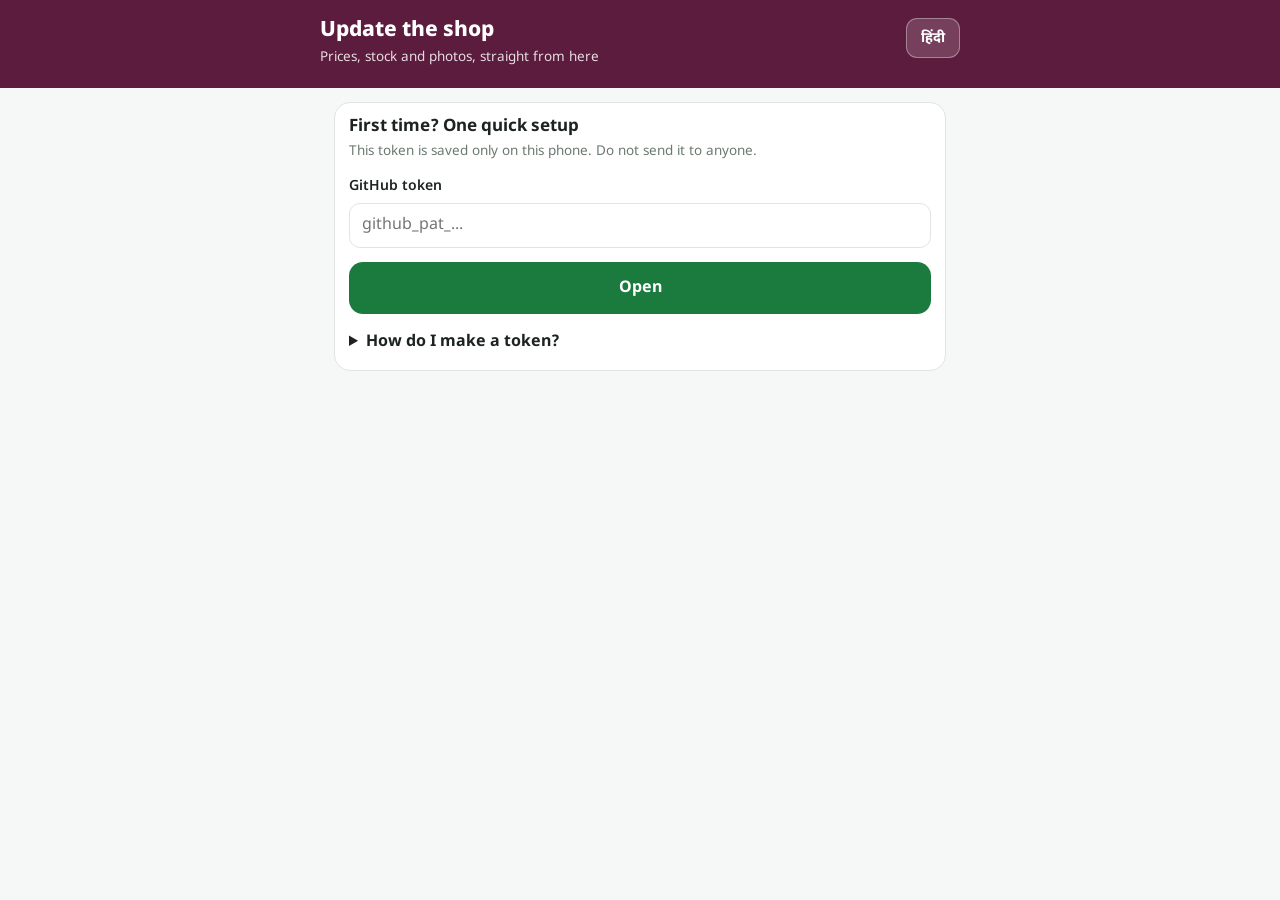
<file: admin.html>
<!DOCTYPE html>
<html lang="hi">
<head>
<meta charset="utf-8">
<meta name="viewport" content="width=device-width, initial-scale=1, viewport-fit=cover">
<meta name="robots" content="noindex, nofollow">
<title>दुकान अपडेट करें</title>
<link rel="icon" href="data:image/svg+xml,<svg xmlns='http://www.w3.org/2000/svg' viewBox='0 0 100 100'><text y='.9em' font-size='90'>🛠️</text></svg>">
<link rel="preconnect" href="https://fonts.googleapis.com">
<link rel="preconnect" href="https://fonts.gstatic.com" crossorigin>
<link rel="stylesheet" href="https://fonts.googleapis.com/css2?family=Noto+Sans+Devanagari:wght@400;600;700;800&display=swap">
<style>
:root{
  --ink:#1d2420; --muted:#6b7a70; --line:#dfe6e1; --paper:#f5f8f6; --card:#fff;
  --leaf:#1b7a3e; --leaf-d:#125c2d; --leaf-l:#e6f3ea;
  --plum:#5c1c3d; --warn:#b3261e; --warn-l:#fdecea; --amber:#8a5a00; --amber-l:#fff6e0;
}
*{box-sizing:border-box}
html,body{margin:0;padding:0}
body{
  background:var(--paper); color:var(--ink);
  font-family:"Noto Sans Devanagari","Nirmala UI",system-ui,-apple-system,sans-serif;
  font-size:16px; line-height:1.6; padding-bottom:96px; -webkit-text-size-adjust:100%;
}
h1,h2,h3{margin:0;line-height:1.25}
.wrap{max-width:640px;margin:0 auto;padding:0 14px}

header{background:var(--plum);color:#fff;padding:18px 14px}
header .in{max-width:640px;margin:0 auto}
.hdr-row{display:flex;align-items:flex-start;gap:12px;justify-content:space-between}
.langbtn{flex:0 0 auto;min-height:40px;padding:0 14px;border-radius:11px;cursor:pointer;
  background:rgba(255,255,255,.16);border:1px solid rgba(255,255,255,.35);color:#fff;
  font-family:inherit;font-size:14px;font-weight:700}
.langbtn:active{background:rgba(255,255,255,.28)}
header h1{font-size:21px;font-weight:800}
header p{margin:4px 0 0;opacity:.85;font-size:13.5px}

.card{background:var(--card);border:1px solid var(--line);border-radius:16px;padding:14px;margin-top:14px}
.card h2{font-size:17px;font-weight:700;margin-bottom:4px}
.hint{font-size:13.5px;color:var(--muted);margin:4px 0 0}

label{display:block;margin-top:12px}
label>span{display:block;font-size:14px;font-weight:600;margin-bottom:5px}
input,select,textarea{
  font-family:inherit;font-size:16px;padding:11px 12px;border:1px solid var(--line);
  border-radius:11px;background:#fff;color:var(--ink);width:100%
}
input:focus,select:focus,textarea:focus{outline:2px solid var(--leaf);border-color:transparent}

.btn{
  display:flex;align-items:center;justify-content:center;gap:8px;width:100%;
  min-height:52px;padding:10px 14px;border:0;border-radius:14px;
  font-family:inherit;font-size:16px;font-weight:700;cursor:pointer;text-decoration:none
}
.btn-go{background:var(--leaf);color:#fff}
.btn-go:active{background:var(--leaf-d)}
.btn-go[disabled]{background:#a9c4b3;cursor:default}
.btn-ghost{background:#fff;border:1px solid var(--line);color:var(--ink)}
.btn-sm{min-height:44px;font-size:14px;width:auto;padding:0 14px}

.note{border-radius:12px;padding:11px 13px;font-size:14px;line-height:1.6;margin-top:12px}
.note-amber{background:var(--amber-l);color:var(--amber)}
.note-warn{background:var(--warn-l);color:var(--warn)}
.note-leaf{background:var(--leaf-l);color:var(--leaf-d)}

/* Five tabs no longer fit a 360px phone if they each demand equal width, so
   the row scrolls sideways instead of pushing the whole page wide. */
.tabs{display:flex;gap:8px;margin-top:14px;overflow-x:auto;scrollbar-width:none;
  padding-bottom:2px;-webkit-overflow-scrolling:touch}
.tabs::-webkit-scrollbar{display:none}
.tabs button{
  flex:0 0 auto;min-height:46px;padding:0 15px;border:1px solid var(--line);background:#fff;border-radius:12px;
  font-family:inherit;font-size:14.5px;font-weight:700;color:var(--muted);cursor:pointer;white-space:nowrap
}
.tabs button[aria-selected="true"]{background:var(--leaf);border-color:var(--leaf);color:#fff}

.row{display:flex;align-items:center;gap:10px;padding:12px 0;border-bottom:1px solid var(--line)}
.row:last-child{border-bottom:0}
.thumb{
  width:54px;height:54px;flex:0 0 auto;border-radius:12px;background:var(--leaf-l);
  display:grid;place-items:center;font-size:24px;overflow:hidden;position:relative
}
.thumb img{width:100%;height:100%;object-fit:cover;display:block}
.row .nm{flex:1;min-width:0}
.row .nm b{display:block;font-size:16px;font-weight:700}
.row .nm small{display:block;color:var(--muted);font-size:12.5px}
.row .price{width:84px;text-align:right}
.row .unit{width:104px}

.rowacts{display:flex;gap:8px;margin-top:8px;flex-wrap:wrap}
.chip{
  min-height:40px;padding:0 12px;border:1px solid var(--line);background:#fff;border-radius:10px;
  font-family:inherit;font-size:13.5px;font-weight:600;color:var(--ink);cursor:pointer;
  display:inline-flex;align-items:center;gap:6px
}
.chip[aria-pressed="true"]{background:var(--leaf-l);border-color:var(--leaf);color:var(--leaf-d)}
.chip.danger{color:var(--warn);border-color:#f2c9c5}
.item{border-bottom:1px solid var(--line);padding:12px 0}
.item:last-child{border-bottom:0}
.item.out{opacity:.55}

/* ---------- inline editor ---------- */
.edit{margin-top:10px;padding:12px;border:1px solid var(--line);border-radius:12px;background:#fbfdfc}
.edit label{margin-top:10px}
.edit label:first-child{margin-top:0}
.grid2{display:grid;grid-template-columns:1fr 1fr;gap:10px}
.grid2 label{margin-top:0}
.picks{display:flex;flex-wrap:wrap;gap:7px;margin-top:6px}
.pick{min-height:40px;padding:0 13px;border:1.5px solid var(--line);background:#fff;border-radius:10px;
  font-family:inherit;font-size:14px;font-weight:700;color:var(--ink);cursor:pointer}
.pick[aria-pressed="true"]{background:var(--leaf);border-color:var(--leaf);color:#fff}
.help{font-size:12.5px;color:var(--muted);margin:5px 0 0;line-height:1.5}
.help.bad{color:#a4302a;font-weight:700}
.nocost{display:block;margin-top:3px;font-weight:600;opacity:.75}
.sellttl{font-size:14.5px;font-weight:800;margin-bottom:4px}
.srcline{margin:8px 0 0;font-size:12.5px;color:var(--muted);font-weight:600}
.stocktot{margin:6px 0 2px;padding:10px 12px;border-radius:11px;background:var(--leaf-l);
  color:var(--leaf-d);font-size:14px;font-weight:700;line-height:1.5}
.bar{display:flex;align-items:center;gap:9px;padding:7px 0}
.bar .nm{flex:1;min-width:0;font-size:14.5px;font-weight:600;overflow:hidden;text-overflow:ellipsis;white-space:nowrap}
.bar .track{flex:0 0 96px;height:9px;border-radius:99px;background:var(--line);overflow:hidden}
/* display:block matters, because an inline span ignores width and every bar drew empty */
.bar .fill{display:block;height:100%;background:var(--leaf);border-radius:99px}
.bar .val{flex:0 0 auto;font-size:13.5px;font-weight:800;font-variant-numeric:tabular-nums;color:var(--muted)}
.dead{font-size:14px;line-height:1.7}
.dead b{font-weight:700}
.kpi{display:grid;grid-template-columns:1fr 1fr;gap:10px;margin-top:4px}
.kpi div{background:var(--leaf-l);border-radius:12px;padding:11px 12px}
.kpi b{display:block;font-size:19px;font-weight:800;color:var(--leaf-d);line-height:1.25}
.kpi span{font-size:12.5px;color:var(--muted);font-weight:600}

.stars{color:#c78100;font-size:16px;letter-spacing:2px}
.badge{display:inline-block;background:var(--leaf-l);color:var(--leaf-d);border-radius:999px;
  padding:1px 9px;font-size:12px;font-weight:700;margin-left:8px;vertical-align:2px}
.rev-meta{color:var(--muted);font-size:12.5px;margin-top:2px}
.rev-text{margin:6px 0 0;font-size:15px}

.savebar{
  position:fixed;left:0;right:0;bottom:0;z-index:40;background:#fff;border-top:1px solid var(--line);
  padding:10px 14px calc(10px + env(safe-area-inset-bottom));box-shadow:0 -4px 18px rgba(20,60,35,.10)
}
.savebar .in{max-width:640px;margin:0 auto;display:flex;gap:10px;align-items:center}
.savebar .status{flex:1;font-size:13.5px;color:var(--muted);line-height:1.4}
.savebar .btn{flex:0 0 auto;width:auto;padding:0 22px}

.hidden{display:none!important}
ol.steps{padding-left:20px;margin:10px 0 0;font-size:14.5px;line-height:1.75}
ol.steps li{margin-bottom:7px}
code{background:var(--leaf-l);color:var(--leaf-d);padding:2px 6px;border-radius:6px;
  font-family:ui-monospace,Menlo,Consolas,monospace;font-size:13px;word-break:break-all}
a{color:var(--leaf-d)}
.spin{display:inline-block;width:15px;height:15px;border:2px solid rgba(255,255,255,.4);
  border-top-color:#fff;border-radius:50%;animation:sp .7s linear infinite}
@keyframes sp{to{transform:rotate(360deg)}}
@media (prefers-reduced-motion:reduce){.spin{animation:none}}
</style>
</head>
<body>

<header><div class="in">
  <div class="hdr-row">
    <div>
      <h1 data-tx="title"></h1>
      <p data-tx="subtitle"></p>
    </div>
    <button class="langbtn" id="langBtn" type="button"></button>
  </div>
</div></header>

<div class="wrap">

  <!-- ============================ LOGIN ============================ -->
  <section id="login">
    <div class="card">
      <h2 data-tx="loginH"></h2>
      <p class="hint" data-tx="loginHint"></p>

      <label>
        <span data-tx="tokLbl"></span>
        <input id="tok" type="password" autocomplete="off" placeholder="github_pat_...">
      </label>
      <button class="btn btn-go" id="doLogin" style="margin-top:14px" data-tx="open"></button>
      <p class="note note-warn hidden" id="loginErr"></p>

      <details style="margin-top:16px">
        <summary style="font-weight:700;cursor:pointer" data-tx="howTok"></summary>
        <ol class="steps">
          <li data-txhtml="step1"></li>
          <li data-txhtml="step2"></li>
          <li data-txhtml="step3"></li>
          <li data-txhtml="step4"></li>
          <li data-txhtml="step5"></li>
        </ol>
        <p class="note note-amber" data-tx="tokNote"></p>
      </details>
    </div>
  </section>

  <!-- ============================ EDITOR =========================== -->
  <section id="editor" class="hidden">

    <div class="tabs" role="tablist">
      <button id="tabVeg" role="tab" aria-selected="true" data-tx="tabVeg"></button>
      <button id="tabGar" role="tab" aria-selected="false" data-tx="tabGar"></button>
      <button id="tabRev" role="tab" aria-selected="false" data-tx="tabRev"></button>
      <button id="tabAna" role="tab" aria-selected="false" data-tx="tabAna"></button>
      <button id="tabSet" role="tab" aria-selected="false" data-tx="tabSet"></button>
    </div>

    <!-- ---- vegetables ---- -->
    <div id="paneVeg">
      <div class="card">
        <h2 data-tx="vegH"></h2>
        <p class="hint" data-tx="vegHint"></p>
        <p class="stocktot" id="vegTotal"></p>
        <div class="picks" id="vegFilter" style="margin-bottom:4px"></div>
        <div id="vegList"></div>
        <button class="btn btn-ghost" id="addVeg" style="margin-top:12px" data-tx="addVeg"></button>
      </div>
    </div>

    <!-- ---- garments ---- -->
    <div id="paneGar" class="hidden">
      <div class="card">
        <h2 data-tx="garH"></h2>
        <p class="hint" data-tx="garHint"></p>
        <p class="stocktot" id="garTotal"></p>
        <div id="garList"></div>
        <button class="btn btn-ghost" id="addGar" style="margin-top:12px" data-tx="addGar"></button>
      </div>
    </div>

    <!-- ---- reviews ---- -->
    <div id="paneRev" class="hidden">
      <div class="card">
        <h2 data-tx="revH"></h2>
        <p class="hint" data-tx="revHint"></p>

        <label>
          <span data-tx="revUrlLbl"></span>
          <input id="revUrl" type="url" autocomplete="off" inputmode="url" placeholder="https://reviews.xxxx.workers.dev">
        </label>
        <label>
          <span data-tx="revKeyLbl"></span>
          <input id="revKey" type="password" autocomplete="off" placeholder="&bull;&bull;&bull;&bull;&bull;&bull;&bull;&bull;">
        </label>
        <p class="hint" data-txhtml="revNote"></p>

        <button class="btn btn-ghost" id="revLoad" style="margin-top:12px" data-tx="revLoad"></button>
        <p class="note note-warn hidden" id="revErr"></p>
      </div>

      <div class="card hidden" id="revCard">
        <h2><span data-tx="revAll"></span> <span class="hint" id="revCount" style="display:inline;font-weight:400"></span></h2>
        <div id="revList"></div>
      </div>
    </div>

    <!-- ---- analytics ---- -->
    <div id="paneAna" class="hidden">
      <div class="card">
        <h2 data-tx="anaH"></h2>
        <p class="note note-amber" data-tx="anaWarn"></p>
        <div class="picks" id="anaRange"></div>
        <button class="btn btn-ghost" id="anaLoad" style="margin-top:12px" data-tx="anaLoad"></button>
        <p class="note note-warn hidden" id="anaErr"></p>
      </div>
      <div id="anaOut"></div>
    </div>

    <!-- ---- settings ---- -->
    <div id="paneSet" class="hidden">
      <div class="card">
        <h2 data-tx="setH"></h2>
        <label><span data-tx="setOpenL"></span><input id="setOpen" type="time"></label>
        <label><span data-tx="setCloseL"></span><input id="setClose" type="time"></label>
        <label><span data-tx="setLastL"></span><input id="setLast" type="time"></label>
        <label><span data-tx="setMinL"></span><input id="setMin" type="number" min="0" step="10" inputmode="numeric"></label>
        <label><span data-tx="setHoursL"></span><input id="setHours" type="number" min="1" step="1" inputmode="numeric"></label>
        <label><span>UPI ID</span><input id="setUpi" type="text" autocomplete="off"></label>
        <p class="note note-amber" data-tx="setNote"></p>
      </div>
      <div class="card">
        <h2 data-tx="soonH"></h2>
        <label class="switch" style="display:flex;gap:11px;align-items:flex-start;margin-top:8px">
          <input type="checkbox" id="setSoon" style="width:22px;height:22px;margin:2px 0 0;accent-color:var(--leaf-d)">
          <span style="font-weight:700" data-tx="soonLbl"></span>
        </label>
        <p class="help" id="soonHint"></p>
      </div>

      <div class="card">
        <h2 data-tx="waH"></h2>
        <p class="hint" data-tx="waHint"></p>
        <textarea id="waList" rows="12" readonly style="margin-top:10px;font-size:14px"></textarea>
        <button class="btn btn-ghost" id="copyWa" style="margin-top:10px" data-tx="copyWa"></button>
        <button class="btn btn-ghost" id="waPic" style="margin-top:8px" data-tx="waPic"></button>
        <p class="help" data-tx="waPicHint"></p>
        <div id="waPicOut" class="hidden" style="margin-top:10px">
          <img id="waPicImg" alt="" style="width:100%;border-radius:12px;border:1.5px solid var(--line)">
          <a id="waPicDl" class="btn btn-ghost" style="margin-top:8px;text-align:center;text-decoration:none"
             download="rate-list.png" data-tx="waPicSave"></a>
        </div>
      </div>
      <div class="card">
        <h2 data-tx="outH"></h2>
        <p class="hint" data-tx="outHint"></p>
        <button class="btn btn-ghost" id="logout" style="margin-top:10px;color:var(--warn)" data-tx="logout"></button>
      </div>
    </div>

  </section>
</div>

<div class="savebar hidden" id="savebar"><div class="in">
  <span class="status" id="status"></span>
  <button class="btn btn-go" id="save" data-tx="save"></button>
</div></div>

<script>
(function () {
  'use strict';

  /* ---------------------------------------------------------------------
     Two languages, English first. Tarun types faster in English, but the
     Hindi is here because reading a form in your own language is a
     different thing from typing in it.

     This translates the ADMIN only. Product names, and the WhatsApp rate
     list that goes to the society group, stay exactly as they are. Those
     are the shop's words, not this page's.
     ------------------------------------------------------------------- */
  var TX = {
    title:      ['Update the shop', 'दुकान अपडेट करें'],
    subtitle:   ['Prices, stock and photos, straight from here', 'दाम, स्टॉक और फोटो, सीधे यहीं से'],
    langName:   ['हिंदी', 'English'],

    loginH:     ['First time? One quick setup', 'पहली बार? एक बार सेट करना होगा'],
    loginHint:  ['This token is saved only on this phone. Do not send it to anyone.',
                 'यह टोकन सिर्फ़ इसी फ़ोन में सेव रहेगा। किसी को न भेजें।'],
    tokLbl:     ['GitHub token', 'GitHub टोकन'],
    open:       ['Open', 'खोलें'],
    opening:    ['Opening…', 'खुल रहा है…'],
    howTok:     ['How do I make a token?', 'टोकन कैसे बनाएँ?'],
    step1:      ['Open <a href="https://github.com/settings/personal-access-tokens/new" target="_blank" rel="noopener">github.com/settings/personal-access-tokens/new</a>',
                 '<a href="https://github.com/settings/personal-access-tokens/new" target="_blank" rel="noopener">github.com/settings/personal-access-tokens/new</a> खोलें'],
    step2:      ['Repository access → <b>Only select repositories</b> → pick <code>sabzi</code>',
                 'Repository access → <b>Only select repositories</b> → <code>sabzi</code> चुनें'],
    step3:      ['Permissions → Repository permissions → <b>Contents</b> → <b>Read and write</b>',
                 'Permissions → Repository permissions → <b>Contents</b> → <b>Read and write</b>'],
    step4:      ['Expiration → <b>No expiration</b>, or one year',
                 'Expiration में <b>No expiration</b> या 1 साल चुनें'],
    step5:      ['Press <b>Generate token</b>, copy it, paste it above',
                 '<b>Generate token</b> दबाएँ, टोकन कॉपी करके ऊपर डालें'],
    tokNote:    ['This token can change this one repository and nothing else.',
                 'यह टोकन सिर्फ़ इसी एक repository को बदल सकता है, और कुछ नहीं।'],
    needTok:    ['Enter the token.', 'टोकन डालें।'],
    badTok:     ['This token is not working. Make a new one the way described above.',
                 'यह टोकन काम नहीं कर रहा। ऊपर बताए तरीके से नया बनाएँ।'],
    somethingUp:['Something went wrong: ', 'कुछ गड़बड़: '],

    tabVeg:     ['Vegetables', 'सब्ज़ी'],
    tabGar:     ['Clothes', 'कपड़े'],
    tabRev:     ['Reviews', 'राय'],
    tabSet:     ['Settings', 'सेटिंग'],

    vegH:       ['Today’s prices', 'आज के दाम'],
    vegHint:    ['Change a price, switch something off when it runs out, add a photo.',
                 'दाम बदलें, स्टॉक खत्म हो तो बंद करें, फोटो लगाएँ।'],
    addVeg:     ['+ Add a vegetable', '+ नई सब्ज़ी जोड़ें'],
    askVeg:     ['Name of the vegetable:', 'सब्ज़ी का नाम:'],
    askVegEn:   ['Name in English:', 'English में नाम:'],

    garH:       ['The clothing shop', 'कपड़े की दुकान'],
    garHint:    ['Name, price, sizes, colours and photo.', 'नाम, दाम, साइज़, रंग और फोटो।'],
    addGar:     ['+ Add an item', '+ नया आइटम जोड़ें'],
    askGar:     ['Name of the item:', 'आइटम का नाम:'],

    revH:       ['What customers said', 'ग्राहकों की राय'],
    revHint:    ['Put the best reviews at the top of the website. Hide anything wrong or rude.',
                 'जो राय सबसे अच्छी लगे उसे वेबसाइट पर ऊपर दिखाएँ। गलत या गंदी राय छुपा दें।'],
    revUrlLbl:  ['Reviews address (Reviews API)', 'राय का पता (Reviews API)'],
    revKeyLbl:  ['Reviews key (Admin key)', 'राय की चाबी (Admin key)'],
    revNote:    ['The key stays on this phone only and never reaches the website. If you change the address, remember to press <b>Save</b> below.',
                 'चाबी सिर्फ़ इसी फ़ोन में रहती है, वेबसाइट पर कभी नहीं जाती। पता बदलें तो नीचे <b>सेव करें</b> दबाना न भूलें।'],
    revLoad:    ['See the reviews', 'राय देखें'],
    revAgain:   ['See the reviews again', 'राय दोबारा देखें'],
    revLoading: ['Fetching…', 'ला रहे हैं…'],
    revAll:     ['All reviews', 'सब राय'],
    revNeedUrl: ['Enter the reviews address first.', 'पहले राय का पता डालें।'],
    revNeedKey: ['Enter the reviews key.', 'राय की चाबी डालें।'],
    revBadKey:  ['That key is wrong.', 'चाबी गलत है।'],
    revNoAns:   ['No answer from the server.', 'सर्वर से जवाब नहीं मिला।'],
    revNoNet:   ['Internet down, or the address is wrong.', 'इंटरनेट नहीं चल रहा, या पता गलत है।'],
    revNone:    ['No customer has left a review yet.', 'अभी तक किसी ग्राहक ने कोई राय नहीं दी।'],
    revNoneShort:['· no reviews yet', '· अभी कोई राय नहीं'],
    revStat:    ['· {n} reviews, average {a} ★', '· {n} राय, औसत {a} ★'],
    revOnTop:   ['on the website', 'वेबसाइट पर ऊपर'],
    revNoName:  ['No name', 'बिना नाम'],
    revFeature: ['Show at top', 'ऊपर दिखाएँ'],
    revUnfeat:  ['Remove from top', 'ऊपर से हटाएँ'],
    revHide:    ['Hide', 'छुपाएँ'],
    revShow:    ['Show again', 'फिर दिखाएँ'],
    revDelete:  ['Delete', 'मिटाएँ'],
    revDelAsk:  ['This review will be gone for good. Delete it?', 'यह राय हमेशा के लिए मिट जाएगी। मिटा दें?'],

    setH:       ['Shop settings', 'दुकान की सेटिंग'],
    setOpenL:   ['Opening time', 'दुकान खुलने का समय'],
    setCloseL:  ['Closing time', 'बंद होने का समय'],
    setLastL:   ['Last order time', 'आखिरी ऑर्डर का समय'],
    setMinL:    ['Minimum order (₹), 0 means no minimum', 'कम से कम ऑर्डर (₹), 0 = कोई शर्त नहीं'],
    setHoursL:  ['Complaints accepted for how many hours', 'शिकायत कितने घंटे तक ले सकते हैं'],
    setNote:    ['Change the times and the website’s "open now / closed" updates by itself.',
                 'समय बदलने पर वेबसाइट पर "अभी खुला / अभी बंद" अपने आप बदल जाएगा।'],
    waH:        ['WhatsApp rate list', 'WhatsApp रेट लिस्ट'],
    waHint:     ['For posting in the group: copy and paste it. The list itself stays in Hindi.',
                 'ग्रुप में डालने के लिए: कॉपी करके पेस्ट कर दें। लिस्ट हिंदी में ही रहेगी।'],
    copyWa:     ['Copy the rate list', 'रेट लिस्ट कॉपी करें'],
    copied:     ['Copied ✓', 'कॉपी हो गया ✓'],
    outH:       ['Log out', 'बाहर निकलें'],
    outHint:    ['Remove the token from this phone.', 'इस फ़ोन से टोकन हटा दें।'],
    logout:     ['Log out', 'लॉग आउट'],
    logoutAsk:  ['Remove the token from this phone?', 'इस फ़ोन से टोकन हटा दें?'],

    save:       ['Save', 'सेव करें'],
    saving:     ['Saving…', 'सेव हो रहा है…'],
    savedAll:   ['Everything is saved', 'सब सेव है'],
    unsaved:    ['Not saved yet', 'सेव नहीं हुआ'],
    savedOk:    ['Saved ✓, it will show on the website within a minute',
                 'सेव हो गया ✓, 1 मिनट में वेबसाइट पर दिख जाएगा'],
    saveAuth:   ['The token stopped working. Log in again', 'टोकन काम नहीं कर रहा, दोबारा लॉगिन करें'],
    saveClash:  ['Someone else changed it too. Refresh the page and try again',
                 'किसी और ने भी बदलाव किया है, पेज रिफ्रेश करके दोबारा करें'],
    saveFail:   ['Could not save: ', 'सेव नहीं हो पाया: '],
    noMarker:   [' has no CATALOGUE marker', ' में CATALOGUE मार्कर नहीं मिला'],
    badPhoto:   ['That photo would not open.', 'यह फोटो नहीं खुल पाई।'],

    edit:       ['Edit', 'बदलें'],
    editClose:  ['Close', 'बंद करें'],
    inStock:    ['In stock', 'स्टॉक में है'],
    outStock:   ['Not today', 'आज नहीं है'],
    photoAdd:   ['Add photo', 'फोटो लगाएँ'],
    photoChange:['Change photo', 'फोटो बदलें'],
    photoRemove:['Remove photo', 'फोटो हटाएँ'],
    del:        ['Delete', 'हटाएँ'],
    delAsk:     ['Remove {n} from the list?', '{n} को लिस्ट से हटा दें?'],
    priceAria:  ['{n} price', '{n} दाम'],

    fName:      ['Name (Hindi)', 'नाम (हिंदी)'],
    fNameEn:    ['Name (English)', 'Name (English)'],
    fCat:       ['Category', 'कैटेगरी'],
    fSoldBy:    ['Sold by', 'बिकता है'],
    uKg:        ['the kilo', 'किलो से'],
    u250:       ['250 grams', '250 ग्राम से'],
    uPc:        ['the piece', 'नग से'],
    uBunch:     ['the bunch', 'गड्डी से'],
    fEmoji:     ['Emoji (shown when there is no photo)', 'इमोजी (फोटो न हो तो यही दिखेगा)'],
    vegEditNote:['Changing a name changes it on the website and in the WhatsApp rate list.',
                 'नाम बदलने पर वह वेबसाइट और WhatsApp रेट लिस्ट, दोनों जगह बदल जाएगा।'],

    fFor:       ['Who it is for', 'किसके लिए'],
    fMrp:       ['Old price (MRP)', 'पहले का दाम (MRP)'],
    phMrp:      ['0 = hide it', '0 = मत दिखाएँ'],
    fSizes:     ['Which sizes are in stock', 'कौन-कौन से साइज़ हैं'],
    fColors:    ['Colours (separate with commas)', 'रंग (कॉमा से अलग करें)'],
    phColors:   ['black, blue, white', 'काला, नीला, सफ़ेद'],
    fFabric:    ['Fabric', 'कपड़ा'],
    phFabric:   ['cotton / rayon / denim', 'कॉटन / रेयॉन / डेनिम'],
    fNote:      ['What to tell the customer', 'ग्राहक को क्या बताना है'],
    phNote:     ['Everyday wear, colour does not run in the wash.',
                 'रोज़ पहनने वाला, धोने पर रंग नहीं जाता।'],
    garEditNote:['Only the sizes you tick can be ordered. Leave them empty and the customer is only asked how many.',
                 'आप जो साइज़ चुनेंगे, सिर्फ़ वही ऑर्डर हो पाएँगे। खाली छोड़ेंगे तो सिर्फ़ गिनती पूछी जाएगी।'],
    fillSizes:  ['add sizes and colours', 'साइज़ और रंग भरें'],
    fStock:     ['In stock now ({u})', 'अभी कितना है ({u})'],
    phStock:    ['what is in the shop', 'जितना दुकान में है'],
    stockN:     ['{n} in stock', 'स्टॉक: {n}'],
    stockNone:  ['stock not counted', 'स्टॉक नहीं भरा'],
    stockWorth: ['{n} in stock · cost ₹{c} · sells for ₹{v}',
                 'स्टॉक में {n} · लागत ₹{c} · बिक्री पर ₹{v}'],
    stockNoCost:['{n} of them have no cost price yet', 'इनमें से {n} की लागत नहीं भरी'],

    bKg:        ['kilo', 'किलो'],
    bPc:        ['piece', 'नग'],
    bBunch:     ['bunch', 'गड्डी'],
    bPiece:     ['piece', 'पीस'],
    costH:      ['What it cost you', 'आपको क्या पड़ा'],
    fBuyPrice:  ['Bought for (₹)', 'कितने में खरीदा (₹)'],
    fBuyQty:    ['How much came ({u})', 'उतने में कितना आया ({u})'],
    phBuyPrice: ['what you paid', 'जो आपने दिया'],
    phBuyQty:   ['how much came', 'जितना सामान आया'],
    costLine:   ['₹{c} a {u} · you sell at ₹{p} · you make ₹{m} ({pc}%)',
                 '₹{c} प्रति {u} · आप बेचते हैं ₹{p} · बचता है ₹{m} ({pc}%)'],
    costNone:   ['Fill both and the cost per {u} works itself out.',
                 'दोनों भर दीजिए, प्रति {u} लागत अपने आप निकल आएगी।'],
    costLoss:   ['₹{c} a {u} · you sell at ₹{p} · that is ₹{m} below cost',
                 '₹{c} प्रति {u} · आप बेचते हैं ₹{p} · यह लागत से ₹{m} कम है'],

    soonH:      ['The spice range', 'मसाले'],
    soonLbl:    ['Keep the spices hidden for now', 'मसाले अभी छुपाए रखें'],
    soonHint:   ['The website shows "Spices coming soon" instead of the packets. Every price is already filled in, so untick this the day the supplier agrees and all {n} of them go live.',
                 'वेबसाइट पर मसालों की जगह "मसाले जल्द आ रहे हैं" दिखेगा। दाम पहले से भरे हैं, इसलिए जिस दिन हामी मिल जाए, यह हटा दीजिए और {n} मसाले एक साथ दिखने लगेंगे।'],
    noPrice:    ['No price yet, so it stays off the website. Fill the price in and it appears.',
                 'दाम नहीं भरा है, इसलिए यह वेबसाइट पर नहीं दिख रहा। दाम भरते ही दिखने लगेगा।'],
    allItems:   ['All', 'सब'],
    isNew:      ['New', 'नया'],
    newFor:     ['New for {n} more days', '{n} दिन और "नया" दिखेगा'],
    newOff:     ['Not marked new', 'नया नहीं लगा'],
    newHint:    ['Marked items sit under नया आया है on the shop page and go into the WhatsApp list. The label drops off by itself after 30 days.',
                 'जिन पर लगाएँगे वे कपड़ों के पेज पर "नया आया है" में दिखेंगे और WhatsApp लिस्ट में भी जाएँगे। 30 दिन बाद यह लेबल अपने आप हट जाएगा।'],
    fPick:      ['Or pick one', 'या इनमें से चुनिए'],
    waPic:      ['Make a picture of the rate list', 'रेट लिस्ट की फोटो बनाएँ'],
    waPicWait:  ['Drawing…', 'बन रही है…'],
    waPicSave:  ['Save the picture', 'फोटो सेव करें'],
    waPicHint:  ['WhatsApp cannot show photos inside a typed message. Send this picture first, then paste the list under it.',
                 'WhatsApp के लिखे हुए मैसेज में फोटो नहीं आ सकती। पहले यह फोटो भेजिए, फिर उसके नीचे लिस्ट पेस्ट कर दीजिए।'],
    sold:       ['Sold', 'बेचा'],
    soldTtl:    ['Sold across the counter', 'दुकान पर बिका'],
    soldQty:    ['How many', 'कितने'],
    soldSize:   ['Which size', 'कौन सा साइज़'],
    soldColor:  ['Which colour', 'कौन सा रंग'],
    soldRec:    ['Record the sale', 'बिक्री दर्ज करें'],
    soldHint:   ['The stock comes down by this much and the Sales tab counts it.',
                 'इतना स्टॉक कम हो जाएगा और बिक्री टैब में गिना जाएगा।'],
    soldSaving: ['Recording…', 'दर्ज हो रहा है…'],
    anaSrc:     ['{w} from the website · {c} rung up at the counter',
                 'वेबसाइट से {w} · दुकान पर {c}'],

    tabAna:     ['Sales', 'बिक्री'],
    anaH:       ['What is selling', 'क्या बिक रहा है'],
    anaWarn:    ['This counts orders from the website, plus the counter sales you record yourself with the बेचा button. A walk-in you did not record, a phone order and a WhatsApp group order are still invisible here.',
                 'इसमें वेबसाइट से आए ऑर्डर हैं, और वे बिक्री भी जो आप "बेचा" बटन से खुद दर्ज करते हैं। जो बिक्री आपने दर्ज नहीं की, या जो ऑर्डर फ़ोन पर या ग्रुप में आया, वह इसमें नहीं दिखेगा।'],
    anaLoad:    ['Show the numbers', 'हिसाब देखें'],
    anaPeriod:  ['In this period', 'इस समय में'],
    anaAgain:   ['Refresh', 'दोबारा देखें'],
    anaLoading: ['Fetching…', 'ला रहे हैं…'],
    anaNone:    ['No website orders yet in this period.', 'इस समय में वेबसाइट से कोई ऑर्डर नहीं आया।'],
    anaNeed:    ['Set the reviews address and key in the राय tab first. The same server stores this.',
                 'पहले राय टैब में पता और चाबी भरें। हिसाब भी उसी सर्वर पर रहता है।'],
    r7:         ['7 days', '7 दिन'],
    r30:        ['30 days', '30 दिन'],
    r90:        ['90 days', '90 दिन'],
    rAll:       ['All', 'सब'],
    kOrders:    ['orders', 'ऑर्डर'],
    kPieces:    ['pieces', 'चीज़ें'],
    kValue:     ['order value', 'ऑर्डर की कीमत'],
    kAvg:       ['average order', 'औसत ऑर्डर'],
    secVeg:     ['Vegetables', 'सब्ज़ी'],
    secGar:     ['Clothes', 'कपड़े'],
    secFast:    ['Selling fastest', 'सबसे ज़्यादा बिक रहा'],
    secSlow:    ['Nobody ordered these', 'इनका कोई ऑर्डर नहीं आया'],
    secSize:    ['Sizes asked for', 'कौन-सा साइज़ माँगा गया'],
    secColor:   ['Colours asked for', 'कौन-सा रंग माँगा गया'],
    secPrice:   ['Price ranges', 'किस दाम का सामान'],
    slowHint:   ['Not necessarily unpopular. An item with no photo, or one that is out of stock, gets ordered less because it is harder to want.',
                 'ज़रूरी नहीं कि पसंद न हो। जिस चीज़ की फोटो नहीं है, या जो स्टॉक में नहीं है, उसका ऑर्डर कम आता ही है।']
  };

  var LANG_KEY = 'gavs.admin.lang.v1';
  var alang = 0;                       /* 0 = English (default), 1 = Hindi */
  try { alang = localStorage.getItem(LANG_KEY) === 'hi' ? 1 : 0; } catch (e) {}

  function tx(key, vars) {
    var row = TX[key];
    var out = row ? (row[alang] || row[0]) : key;
    return vars ? out.replace(/\{(\w+)\}/g, function (_, k) {
      return vars[k] === undefined ? '' : vars[k];
    }) : out;
  }

  function paintUI() {
    document.documentElement.lang = alang ? 'hi' : 'en';
    var n;
    n = document.querySelectorAll('[data-tx]');
    for (var i = 0; i < n.length; i++) n[i].textContent = tx(n[i].getAttribute('data-tx'));
    n = document.querySelectorAll('[data-txhtml]');
    for (var j = 0; j < n.length; j++) n[j].innerHTML = tx(n[j].getAttribute('data-txhtml'));
    $('langBtn').textContent = tx('langName');
  }

  var OWNER = 'sandeepprasadR';
  var REPO  = 'sabzi';
  var BRANCH = 'main';
  var TOK_KEY = 'gavs.admin.token.v1';
  var API = 'https://api.github.com';

  var token = '';
  var files = {};          /* path -> { sha, text, data, dirty } */
  var pendingPhotos = [];  /* { path, b64 } committed alongside */

  var $ = function (id) { return document.getElementById(id); };

  /* ---------------------- base64 that survives Hindi ---------------------- */
  function b64encode(str) {
    var bytes = new TextEncoder().encode(str), bin = '';
    for (var i = 0; i < bytes.length; i++) bin += String.fromCharCode(bytes[i]);
    return btoa(bin);
  }
  function b64decode(b64) {
    var bin = atob(b64.replace(/\s/g, '')), bytes = new Uint8Array(bin.length);
    for (var i = 0; i < bin.length; i++) bytes[i] = bin.charCodeAt(i);
    return new TextDecoder('utf-8').decode(bytes);
  }

  /* ------------------------------ GitHub --------------------------------- */
  function gh(path, opts) {
    opts = opts || {};
    return fetch(API + path, {
      method: opts.method || 'GET',
      headers: {
        'Authorization': 'Bearer ' + token,
        'Accept': 'application/vnd.github+json',
        'X-GitHub-Api-Version': '2022-11-28'
      },
      body: opts.body ? JSON.stringify(opts.body) : undefined
    }).then(function (r) {
      if (r.status === 401 || r.status === 403) throw new Error('AUTH');
      if (!r.ok) return r.text().then(function (t) { throw new Error(r.status + ' ' + t.slice(0, 160)); });
      return r.json();
    });
  }

  function loadFile(path) {
    return gh('/repos/' + OWNER + '/' + REPO + '/contents/' + path + '?ref=' + BRANCH)
      .then(function (j) {
        var text = b64decode(j.content);
        var m = text.match(/\/\*<CATALOGUE>\*\/([\s\S]*?)\/\*<\/CATALOGUE>\*\//);
        if (!m) throw new Error(path + tx('noMarker'));
        files[path] = { sha: j.sha, text: text, data: JSON.parse(m[1]), dirty: false };
      });
  }

  /* strip our own scratch fields (anything starting with _) so previews and
     other in-memory state never get written into the published file */
  function clean(v) {
    if (Array.isArray(v)) return v.map(clean);
    if (v && typeof v === 'object') {
      var o = {};
      Object.keys(v).forEach(function (k) { if (k.charAt(0) !== '_') o[k] = clean(v[k]); });
      return o;
    }
    return v;
  }

  function saveFile(path) {
    var f = files[path];
    var json = JSON.stringify(clean(f.data), null, 2);
    json = json.split('\n').map(function (l, i) { return i ? '  ' + l : l; }).join('\n');
    var out = f.text.replace(/(\/\*<CATALOGUE>\*\/)[\s\S]*?(\/\*<\/CATALOGUE>\*\/)/, function (_, a, b) {
      return a + json + b;
    });
    return gh('/repos/' + OWNER + '/' + REPO + '/contents/' + path, {
      method: 'PUT',
      body: { message: 'Update ' + path + ' from shop admin', content: b64encode(out), sha: f.sha, branch: BRANCH }
    }).then(function (j) { f.sha = j.content.sha; f.text = out; f.dirty = false; });
  }

  function savePhoto(ph) {
    var body = { message: 'Add photo ' + ph.path, content: ph.b64, branch: BRANCH };
    return gh('/repos/' + OWNER + '/' + REPO + '/contents/' + ph.path + '?ref=' + BRANCH)
      .then(function (j) { body.sha = j.sha; }, function () { /* new file */ })
      .then(function () {
        return gh('/repos/' + OWNER + '/' + REPO + '/contents/' + ph.path, { method: 'PUT', body: body });
      });
  }

  /* ------------------------------ photos --------------------------------- */
  function pickPhoto(cb) {
    var inp = document.createElement('input');
    inp.type = 'file'; inp.accept = 'image/*';
    inp.addEventListener('change', function () {
      var file = inp.files && inp.files[0];
      if (!file) return;
      var img = new Image(), url = URL.createObjectURL(file);
      img.onload = function () {
        var MAX = 640;
        var w = img.width, h = img.height;
        if (w > MAX) { h = Math.round(h * MAX / w); w = MAX; }
        var cv = document.createElement('canvas');
        cv.width = w; cv.height = h;
        cv.getContext('2d').drawImage(img, 0, 0, w, h);
        URL.revokeObjectURL(url);
        cb(cv.toDataURL('image/jpeg', 0.75).split(',')[1]);
      };
      img.onerror = function () { URL.revokeObjectURL(url); alert(tx('badPhoto')); };
      img.src = url;
    });
    inp.click();
  }

  function attachPhoto(item, path, redraw) {
    pickPhoto(function (b64) {
      var p = 'photos/' + path;
      pendingPhotos = pendingPhotos.filter(function (x) { return x.path !== p; });
      pendingPhotos.push({ path: p, b64: b64 });
      item.photo = p;
      item._preview = 'data:image/jpeg;base64,' + b64;
      markDirty(); redraw();
    });
  }

  /* ------------------------------- state --------------------------------- */
  function markDirty() {
    Object.keys(files).forEach(function (k) { files[k].dirty = true; });
    setStatus(tx('unsaved'));
    $('save').disabled = false;
  }
  function setStatus(msg, spin) {
    $('status').innerHTML = spin ? '<span class="spin"></span> ' + msg : msg;
  }

  /* ------------------------------ rendering ------------------------------ */
  /* ------------------------- shared field builders ----------------------- */
  function fieldText(labelTxt, value, onInput, opts) {
    opts = opts || {};
    var l = document.createElement('label');
    var sp = document.createElement('span'); sp.textContent = labelTxt;
    var i = document.createElement(opts.area ? 'textarea' : 'input');
    if (opts.area) i.rows = opts.rows || 3; else i.type = opts.type || 'text';
    if (opts.numeric) { i.inputMode = 'numeric'; i.min = '0'; i.step = opts.step || '1'; }
    if (opts.placeholder) i.placeholder = opts.placeholder;
    i.value = value == null ? '' : value;
    i.addEventListener('input', function () { onInput(i.value); markDirty(); });
    l.appendChild(sp); l.appendChild(i);
    return l;
  }

  function fieldSelect(labelTxt, value, options, onChange) {
    var l = document.createElement('label');
    var sp = document.createElement('span'); sp.textContent = labelTxt;
    var sel = document.createElement('select');
    options.forEach(function (o) {
      var op = document.createElement('option');
      op.value = o[0]; op.textContent = o[1];
      if (String(value) === String(o[0])) op.selected = true;
      sel.appendChild(op);
    });
    sel.addEventListener('change', function () { onChange(sel.value); markDirty(); });
    l.appendChild(sp); l.appendChild(sel);
    return l;
  }

  /* Multi-select chips, used for garment sizes. */
  function fieldPicks(labelTxt, all, chosen, onToggle) {
    var wrap = document.createElement('div');
    var sp = document.createElement('span');
    sp.style.cssText = 'display:block;font-size:14px;font-weight:600;margin:12px 0 0';
    sp.textContent = labelTxt;
    var row = document.createElement('div'); row.className = 'picks';
    all.forEach(function (v) {
      var b = document.createElement('button');
      b.type = 'button'; b.className = 'pick';
      b.setAttribute('aria-pressed', String(chosen.indexOf(v) !== -1));
      b.textContent = v;
      b.addEventListener('click', function () {
        onToggle(v);
        b.setAttribute('aria-pressed', String(b.getAttribute('aria-pressed') !== 'true'));
        markDirty();
      });
      row.appendChild(b);
    });
    wrap.appendChild(sp); wrap.appendChild(row);
    return wrap;
  }

  function stockChip(obj, redraw) {
    var b = document.createElement('button');
    b.type = 'button'; b.className = 'chip';
    b.setAttribute('aria-pressed', String(obj.available !== false));
    b.textContent = obj.available === false ? tx('outStock') : tx('inStock');
    b.addEventListener('click', function () {
      obj.available = (obj.available === false);
      markDirty(); redraw();
    });
    return b;
  }

  /* What is new. A date rather than a flag: a flag stays on until somebody
     remembers to take it off, and nobody ever does. Thirty days after he
     marks it, the label lets go by itself. */
  var NEW_DAYS = 30;
  function today() { return new Date().toISOString().slice(0, 10); }
  function newDaysLeft(o) {
    if (!o.newSince) return 0;
    var d = new Date(o.newSince + 'T00:00:00');
    if (isNaN(d.getTime())) return 0;
    return Math.max(0, Math.ceil(NEW_DAYS - (Date.now() - d.getTime()) / 86400000));
  }
  function isNewItem(o) { return newDaysLeft(o) > 0; }

  function newChip(obj, redraw) {
    var b = document.createElement('button');
    b.type = 'button'; b.className = 'chip';
    var on = isNewItem(obj);
    b.setAttribute('aria-pressed', String(on));
    b.textContent = tx('isNew');
    b.title = on ? tx('newFor', { n: newDaysLeft(obj) }) : tx('newOff');
    b.addEventListener('click', function () {
      obj.newSince = on ? '' : today();
      markDirty(); paintWaList(); redraw();
    });
    return b;
  }

  function photoChips(obj, path, redraw) {
    var out = [];
    var ph = document.createElement('button');
    ph.type = 'button'; ph.className = 'chip';
    ph.textContent = obj.photo ? tx('photoChange') : tx('photoAdd');
    ph.addEventListener('click', function () { attachPhoto(obj, path, redraw); });
    out.push(ph);
    if (obj.photo) {
      var rm = document.createElement('button');
      rm.type = 'button'; rm.className = 'chip danger'; rm.textContent = tx('photoRemove');
      rm.addEventListener('click', function () {
        obj.photo = ''; delete obj._preview; markDirty(); redraw();
      });
      out.push(rm);
    }
    return out;
  }

  /* Every item added through this page used to inherit the same leaf, so a
     bottle of milk went into the WhatsApp list as 🥬. The field still takes
     anything typed; these are just the ones a vegetable shop needs. */
  var EMOJI = ['🥔','🧅','🍅','🥒','🧄','🫑','🌶️','🥕','🥬','🥦','🍆','🎃',
               '🌽','🫚','🍠','🍋','🍌','🍎','🥛','🌿'];

  function emojiField(o) {
    var wrap = document.createElement('div');
    var fld = fieldText(tx('fEmoji'), o.emoji, function (v) { o.emoji = v.slice(0, 3); });
    var input = fld.querySelector('input');
    wrap.appendChild(fld);

    var sp = document.createElement('span');
    sp.style.cssText = 'display:block;font-size:14px;font-weight:600;margin:12px 0 0';
    sp.textContent = tx('fPick');
    var row = document.createElement('div'); row.className = 'picks';
    EMOJI.forEach(function (e) {
      var b = document.createElement('button');
      b.type = 'button'; b.className = 'pick';
      b.style.fontSize = '19px';
      b.textContent = e;
      b.setAttribute('aria-label', e);
      b.setAttribute('aria-pressed', String(o.emoji === e));
      b.addEventListener('click', function () {
        o.emoji = e; input.value = e;
        Array.prototype.forEach.call(row.children, function (c) {
          c.setAttribute('aria-pressed', 'false');
        });
        b.setAttribute('aria-pressed', 'true');
        markDirty(); paintWaList();
      });
      row.appendChild(b);
    });
    wrap.appendChild(sp); wrap.appendChild(row);
    return wrap;
  }

  /* One row: thumbnail, name, price, then a बदलें button that opens every
     other field. Keeping the long form collapsed is what makes a list of
     thirty items usable on a phone. */
  function itemRow(obj, opts) {
    var wrap = document.createElement('div');
    wrap.className = 'item' + (obj.available === false ? ' out' : '');

    var row = document.createElement('div'); row.className = 'row';

    var th = document.createElement('div'); th.className = 'thumb';
    var src = obj._preview || obj.photo || '';
    if (src) { var im = document.createElement('img'); im.src = src; th.appendChild(im); }
    else th.textContent = opts.fallbackEmoji;
    row.appendChild(th);

    var nm = document.createElement('div'); nm.className = 'nm';
    var bb = document.createElement('b'); bb.textContent = obj.hi || obj.en || obj.id;
    var ss = document.createElement('small'); ss.textContent = opts.sub(obj);
    nm.appendChild(bb); nm.appendChild(ss); row.appendChild(nm);

    var pr = document.createElement('input');
    pr.className = 'price'; pr.type = 'number'; pr.min = '0'; pr.step = '1';
    pr.inputMode = 'numeric'; pr.value = obj.price;
    pr.setAttribute('aria-label', tx('priceAria', { n: obj.hi || obj.id }));
    pr.addEventListener('input', function () { obj.price = Number(pr.value) || 0; markDirty(); opts.after && opts.after(); });
    row.appendChild(pr);
    wrap.appendChild(row);

    var acts = document.createElement('div'); acts.className = 'rowacts';

    var ed = document.createElement('button');
    ed.type = 'button'; ed.className = 'chip';
    ed.setAttribute('aria-expanded', String(!!obj._open));
    ed.textContent = obj._open ? tx('editClose') : tx('edit');
    ed.addEventListener('click', function () { obj._open = !obj._open; opts.redraw(); });
    acts.appendChild(ed);

    acts.appendChild(stockChip(obj, opts.redraw));
    if (opts.newChip) acts.appendChild(newChip(obj, opts.redraw));
    if (opts.sellPanel) acts.appendChild(sellChip(obj, opts.redraw));
    photoChips(obj, opts.photoPath(obj), opts.redraw).forEach(function (c) { acts.appendChild(c); });

    var del = document.createElement('button');
    del.type = 'button'; del.className = 'chip danger'; del.textContent = tx('del');
    del.addEventListener('click', function () {
      if (!confirm(tx('delAsk', { n: obj.hi || obj.id }))) return;
      opts.remove();
    });
    acts.appendChild(del);
    wrap.appendChild(acts);

    if (obj._open) wrap.appendChild(opts.panel(obj));
    if (obj._sell && opts.sellPanel) wrap.appendChild(opts.sellPanel(obj));
    return wrap;
  }

  /* ------------------------- a sale over the counter ---------------------
     The one sale this site cannot see for itself. Recording it here does two
     things at once: the stock comes down by what actually left the shop, and
     the Sales tab stops being a picture of the website alone. */
  function sellChip(o, redraw) {
    var b = document.createElement('button');
    b.type = 'button'; b.className = 'chip';
    b.setAttribute('aria-expanded', String(!!o._sell));
    b.textContent = tx('sold');
    b.addEventListener('click', function () { o._sell = !o._sell; redraw(); });
    return b;
  }

  /* one choice out of a short list, unlike fieldPicks which takes many */
  function oneOf(labelTxt, all, chosen, onPick) {
    var wrap = document.createElement('div');
    var sp = document.createElement('span');
    sp.style.cssText = 'display:block;font-size:14px;font-weight:600;margin:12px 0 0';
    sp.textContent = labelTxt;
    var row = document.createElement('div'); row.className = 'picks';
    all.forEach(function (v) {
      var b = document.createElement('button');
      b.type = 'button'; b.className = 'pick';
      b.setAttribute('aria-pressed', String(v === chosen));
      b.textContent = v;
      b.addEventListener('click', function () {
        onPick(v);
        Array.prototype.forEach.call(row.children, function (c) {
          c.setAttribute('aria-pressed', 'false');
        });
        b.setAttribute('aria-pressed', 'true');
      });
      row.appendChild(b);
    });
    wrap.appendChild(sp); wrap.appendChild(row);
    return wrap;
  }

  function sellPanel(o, shop, redraw) {
    var box = document.createElement('div'); box.className = 'edit';
    var size = (o.sizes || [])[0] || '';
    var color = (o.colors || [])[0] || '';
    var qty = 1;

    var ttl = document.createElement('div'); ttl.className = 'sellttl';
    ttl.textContent = tx('soldTtl'); box.appendChild(ttl);

    /* a plain field, not fieldText: typing a quantity is not an edit to the
       catalogue and must not put the page into an unsaved state by itself */
    var lab = document.createElement('label');
    var sp = document.createElement('span'); sp.textContent = tx('soldQty');
    var inp = document.createElement('input');
    inp.type = 'number'; inp.min = '1'; inp.step = '1';
    inp.inputMode = 'numeric'; inp.value = '1';
    inp.addEventListener('input', function () {
      qty = Math.max(1, Math.round(Number(inp.value) || 1));
    });
    lab.appendChild(sp); lab.appendChild(inp); box.appendChild(lab);

    if ((o.sizes || []).length) {
      box.appendChild(oneOf(tx('soldSize'), o.sizes, size, function (v) { size = v; }));
    }
    if ((o.colors || []).length) {
      box.appendChild(oneOf(tx('soldColor'), o.colors, color, function (v) { color = v; }));
    }

    var go = document.createElement('button');
    go.type = 'button'; go.className = 'btn btn-go';
    go.style.marginTop = '14px'; go.textContent = tx('soldRec');
    go.addEventListener('click', function () {
      go.disabled = true; go.textContent = tx('soldSaving');
      o.stock = Math.max(0, (Number(o.stock) || 0) - qty);
      o._sell = false;
      logCounterSale(o, shop, qty, size, color);
      markDirty(); paintStockTotals(); redraw();
      doSave();
    });
    box.appendChild(go);

    var hint = document.createElement('p'); hint.className = 'help';
    hint.textContent = tx('soldHint'); box.appendChild(hint);
    return box;
  }

  /* Fire and forget, exactly as the two shop pages do it. A counter sale is
     recorded whether or not the server answers; the stock change is saved to
     git either way, and that is the number Tarun actually reads. */
  function logCounterSale(o, shop, qty, size, color) {
    var base = revBase();
    if (!base) return;
    try {
      fetch(base + '/orders', {
        method: 'POST',
        headers: { 'Content-Type': 'application/json' },
        keepalive: true,
        body: JSON.stringify({
          shop: shop, src: 'counter',
          items: [{ id: o.id, name: o.en || o.hi || o.id, size: size || '',
                    color: color || '', qty: qty, price: Number(o.price) || 0 }]
        })
      }).catch(function () {});
    } catch (e) { /* never block the stock update */ }
  }

  /* ------------------------------ vegetables ----------------------------- */
  /* Category names come from the catalogue, so show whichever of the two the
     shopkeeper is reading right now. */
  function catLabel(c) {
    return (alang ? (c.hi || c.en) : (c.en || c.hi)) || c.id;
  }
  function vegCats() {
    var d = files['index.html'].data;
    return (d.categories || []).map(function (c) { return [c.id, catLabel(c)]; });
  }

  /* One list of thirty-odd items on a phone is a scroll, not a list. The
     categories the shop already has make it a list again. */
  var vegFilter = 'all';

  function drawVegFilter() {
    var host = $('vegFilter');
    var cats = [['all', tx('allItems')]].concat(vegCats());
    host.innerHTML = '';
    if (cats.length < 3) return;
    cats.forEach(function (c) {
      var b = document.createElement('button');
      b.type = 'button'; b.className = 'pick';
      b.setAttribute('aria-pressed', String(vegFilter === c[0]));
      b.textContent = c[1];
      b.addEventListener('click', function () { vegFilter = c[0]; drawVeg(); });
      host.appendChild(b);
    });
  }

  function drawVeg() {
    var d = files['index.html'].data, host = $('vegList');
    host.innerHTML = '';
    drawVegFilter();
    (d.products || []).forEach(function (p, i) {
      if (vegFilter !== 'all' && p.cat !== vegFilter) return;
      host.appendChild(itemRow(p, {
        fallbackEmoji: p.emoji || '🥬',
        sub: function (o) { return (o.en || '') + ' · ' + unitShort(o.unit) + ' · ' + stockLine(o); },
        photoPath: function (o) { return (o.id || 'item' + i) + '.jpg'; },
        redraw: function () { drawVeg(); paintWaList(); },
        after: paintWaList,
        remove: function () { d.products.splice(i, 1); markDirty(); drawVeg(); paintWaList(); },
        panel: function (o) {
          var box = document.createElement('div'); box.className = 'edit';

          var g = document.createElement('div'); g.className = 'grid2';
          g.appendChild(fieldText(tx('fName'), o.hi, function (v) { o.hi = v; }));
          g.appendChild(fieldText(tx('fNameEn'), o.en, function (v) { o.en = v; }));
          box.appendChild(g);

          var g2 = document.createElement('div'); g2.className = 'grid2';
          g2.style.marginTop = '10px';
          g2.appendChild(fieldSelect(tx('fCat'), o.cat, vegCats(), function (v) { o.cat = v; }));
          g2.appendChild(fieldSelect(tx('fSoldBy'), o.unit, [
            ['kg', tx('uKg')], ['250g', tx('u250')], ['pc', tx('uPc')], ['bunch', tx('uBunch')]
          ], function (v) { o.unit = v; o.step = (v === 'kg' ? 0.5 : 1); paintWaList(); }));
          box.appendChild(g2);

          box.appendChild(emojiField(o));

          box.appendChild(fieldText(tx('fStock', { u: baseLabel(o, 'veg') }), o.stock,
            function (v) { o.stock = Math.max(0, Number(v) || 0); paintStockTotals(); },
            { type: 'number', numeric: true, step: '0.01', placeholder: tx('phStock') }));

          box.appendChild(costBlock(o, 'veg', paintStockTotals));

          if (!(Number(o.price) > 0)) {
            var np = document.createElement('p'); np.className = 'help bad';
            np.textContent = tx('noPrice');
            box.appendChild(np);
          }

          var p2 = document.createElement('p'); p2.className = 'help';
          p2.textContent = tx('vegEditNote');
          box.appendChild(p2);
          return box;
        }
      }));
    });
  }

  /* A count Tarun keeps by hand. Nothing decrements it automatically: the
     page cannot see a walk-in sale, so a number that moved on its own would
     be wrong more often than right. */
  function stockLine(o) {
    var n = Number(o.stock) || 0;
    return n > 0 ? tx('stockN', { n: n }) : tx('stockNone');
  }

  /* -------------------------- cost, not shelf price ----------------------
     What the stock in the shop is worth to Tarun is what he paid for it, not
     what he hopes to get. ₹200 for 25 kilos of potato is ₹8 a kilo whatever
     the rate list says that morning.

     Everything is counted in the item's base unit: the kilo for anything
     sold by weight, the नग, the गड्डी, the piece. A 250-gram price is the
     one place the sale unit and the base unit part company, and it is four
     to the kilo. */
  function baseUnit(o, shop) {
    if (shop === 'gar') return 'piece';
    return o.unit === 'pc' ? 'pc' : (o.unit === 'bunch' ? 'bunch' : 'kg');
  }
  function baseLabel(o, shop) {
    var u = baseUnit(o, shop);
    return tx(u === 'kg' ? 'bKg' : u === 'pc' ? 'bPc' : u === 'bunch' ? 'bBunch' : 'bPiece');
  }
  function sellPerBase(o, shop) {
    var p = Number(o.price) || 0;
    return (shop !== 'gar' && o.unit === '250g') ? p * 4 : p;
  }
  function costPerBase(o) {
    var paid = Number(o.buyPrice) || 0, came = Number(o.buyQty) || 0;
    if (paid <= 0 || came <= 0) return null;      /* not entered yet */
    return paid / came;
  }
  function money(n) {
    return Number(n || 0).toLocaleString('en-IN', { maximumFractionDigits: 2 });
  }

  /* The two purchase fields plus the line that does the arithmetic for him.
     Shown live, so the sum is visible before he has finished typing. */
  function costBlock(o, shop, after) {
    var wrap = document.createElement('div');
    var unit = baseLabel(o, shop);

    var h = document.createElement('div'); h.className = 'sellttl';
    h.style.marginTop = '12px'; h.textContent = tx('costH');
    wrap.appendChild(h);

    var g = document.createElement('div'); g.className = 'grid2';
    g.appendChild(fieldText(tx('fBuyPrice'), o.buyPrice || '',
      function (v) { o.buyPrice = Math.max(0, Number(v) || 0); paint(); after && after(); },
      { type: 'number', numeric: true, placeholder: tx('phBuyPrice') }));
    g.appendChild(fieldText(tx('fBuyQty', { u: unit }), o.buyQty || '',
      function (v) { o.buyQty = Math.max(0, Number(v) || 0); paint(); after && after(); },
      { type: 'number', numeric: true, step: '0.01', placeholder: tx('phBuyQty') }));
    wrap.appendChild(g);

    var line = document.createElement('p');
    wrap.appendChild(line);
    paint();
    return wrap;

    function paint() {
      var c = costPerBase(o), sell = sellPerBase(o, shop);
      if (c == null) {
        line.className = 'help';
        line.textContent = tx('costNone', { u: unit });
        return;
      }
      var made = sell - c;
      /* a negative profit reads as a typo, so say the loss in its own words */
      line.className = made < 0 ? 'help bad' : 'help';
      line.textContent = made < 0
        ? tx('costLoss', { c: money(c), u: unit, p: money(sell), m: money(-made) })
        : tx('costLine', { c: money(c), u: unit, p: money(sell), m: money(made),
                           pc: Math.round(made / c * 100) });
    }
  }

  function stockTotals(list, shop) {
    var t = { n: 0, cost: 0, retail: 0, missing: 0 };
    list.forEach(function (o) {
      var have = Number(o.stock) || 0;
      t.n += have;
      t.retail += have * sellPerBase(o, shop);
      var c = costPerBase(o);
      if (c == null) { if (have > 0) t.missing++; }
      else t.cost += have * c;
    });
    return t;
  }

  function paintStockTotals() {
    if (files['index.html']) one('vegTotal', files['index.html'].data.products || [], 'veg');
    if (files['garments.html']) one('garTotal', garList(), 'gar');

    function one(id, list, shop) {
      var t = stockTotals(list, shop), node = $(id);
      node.textContent = tx('stockWorth', { n: money(t.n), c: money(t.cost), v: money(t.retail) });
      if (t.missing) {
        var s = document.createElement('span');
        s.className = 'nocost';
        s.textContent = tx('stockNoCost', { n: t.missing });
        node.appendChild(s);
      }
    }
  }

  /* ------------------------------- garments ------------------------------ */
  /* Letter sizes then waist sizes, in the order a shopkeeper reads them.
     Tarun's own list runs to 5XL and to waist 44, so the range has to cover it. */
  var SIZES = ['XS','S','M','L','XL','XXL','3XL','4XL','5XL',
               '28','30','32','34','36','38','40','42','44','46'];

  function garCats() {
    var d = files['garments.html'].data;
    return (d.categories || []).map(function (c) { return [c.id, catLabel(c)]; });
  }
  function garList() {
    var d = files['garments.html'].data;
    if (!d.items) d.items = d.products || [];
    return d.items;
  }

  function drawGar() {
    var list = garList(), host = $('garList');
    host.innerHTML = '';
    list.forEach(function (p, i) {
      host.appendChild(itemRow(p, {
        fallbackEmoji: '👕',
        sub: function (o) {
          var bits = [];
          if ((o.sizes || []).length) bits.push((o.sizes || []).join('/'));
          if ((o.colors || []).length) bits.push((o.colors || []).join(', '));
          bits.push(stockLine(o));
          return bits.join(' · ');
        },
        photoPath: function (o) { return 'garments/' + (o.id || 'item' + i) + '.jpg'; },
        redraw: drawGar,
        sellPanel: function (o) { return sellPanel(o, 'gar', drawGar); },
        newChip: true,
        remove: function () { list.splice(i, 1); markDirty(); drawGar(); },
        panel: function (o) {
          var box = document.createElement('div'); box.className = 'edit';

          var g = document.createElement('div'); g.className = 'grid2';
          g.appendChild(fieldText(tx('fName'), o.hi, function (v) { o.hi = clean1(v); }));
          g.appendChild(fieldText(tx('fNameEn'), o.en, function (v) { o.en = clean1(v); }));
          box.appendChild(g);

          var g2 = document.createElement('div'); g2.className = 'grid2';
          g2.style.marginTop = '10px';
          g2.appendChild(fieldSelect(tx('fFor'), o.cat, garCats(), function (v) { o.cat = v; }));
          g2.appendChild(fieldText(tx('fMrp'), o.mrp, function (v) { o.mrp = Number(v) || 0; },
            { type: 'number', numeric: true, placeholder: tx('phMrp') }));
          box.appendChild(g2);

          if (!o.sizes) o.sizes = [];
          box.appendChild(fieldPicks(tx('fSizes'), SIZES, o.sizes, function (v) {
            var k = o.sizes.indexOf(v);
            if (k === -1) o.sizes.push(v); else o.sizes.splice(k, 1);
            o.sizes.sort(function (a, b) { return SIZES.indexOf(a) - SIZES.indexOf(b); });
          }));

          box.appendChild(fieldText(tx('fColors'), (o.colors || []).join(', '),
            function (v) {
              o.colors = v.split(',').map(function (x) { return x.trim(); }).filter(Boolean);
            }, { placeholder: tx('phColors') }));

          box.appendChild(fieldText(tx('fFabric'), o.fabric, function (v) { o.fabric = clean1(v); },
            { placeholder: tx('phFabric') }));

          box.appendChild(fieldText(tx('fStock', { u: baseLabel(o, 'gar') }), o.stock,
            function (v) { o.stock = Math.max(0, Number(v) || 0); paintStockTotals(); },
            { type: 'number', numeric: true, placeholder: tx('phStock') }));

          box.appendChild(costBlock(o, 'gar', paintStockTotals));

          box.appendChild(fieldText(tx('fNote'), o.note,
            function (v) { o.note = v.replace(/\s+/g, ' ').slice(0, 160); },
            { area: true, rows: 3, placeholder: tx('phNote') }));

          var p2 = document.createElement('p'); p2.className = 'help';
          p2.textContent = tx('garEditNote');
          box.appendChild(p2);

          var p3 = document.createElement('p'); p3.className = 'help';
          p3.textContent = isNewItem(o) ? tx('newFor', { n: newDaysLeft(o) }) + '. ' + tx('newHint')
                                        : tx('newHint');
          box.appendChild(p3);
          return box;
        }
      }));
    });
  }

  /* Names go into a WhatsApp message and a one-line card, so newlines and
     double spaces break both, so flatten them on the way in. */
  function clean1(v) { return String(v).replace(/\s+/g, ' ').trim(); }

  function drawSet() {
    var s = files['index.html'].data.store;
    $('setOpen').value  = s.openTime || '';
    $('setClose').value = s.closeTime || '';
    $('setLast').value  = s.lastOrderTime || '';
    $('setMin').value   = s.minOrder || 0;
    $('setHours').value = s.reportHours || 24;
    $('setUpi').value   = s.upiId || '';
    $('setSoon').checked = s.masalaSoon !== false;
    $('soonHint').textContent = tx('soonHint', { n: spiceCount() });
    paintWaList();
  }

  [['setOpen', 'openTime'], ['setClose', 'closeTime'], ['setLast', 'lastOrderTime'],
   ['setUpi', 'upiId']].forEach(function (pair) {
    $(pair[0]).addEventListener('input', function () {
      files['index.html'].data.store[pair[1]] = $(pair[0]).value; markDirty();
    });
  });
  [['setMin', 'minOrder'], ['setHours', 'reportHours']].forEach(function (pair) {
    $(pair[0]).addEventListener('input', function () {
      files['index.html'].data.store[pair[1]] = Number($(pair[0]).value) || 0; markDirty();
    });
  });

  /* Goes into the WhatsApp rate list, which is read by the society group, so
     always Hindi, whatever language this page is showing. */
  function unitLabel(u) {
    return u === 'kg' ? '1 किलो' : u === '250g' ? '250 ग्राम' : u === 'bunch' ? '1 गड्डी' : '1 नग';
  }
  /* The same unit, in whichever language the shopkeeper is using here. */
  function unitShort(u) {
    return u === 'kg' ? tx('uKg') : u === '250g' ? tx('u250') : u === 'bunch' ? tx('uBunch') : tx('uPc');
  }
  var SITE = 'https://guru-ashish.in';

  function spiceCount() {
    if (!files['index.html']) return 0;
    return (files['index.html'].data.products || [])
      .filter(function (p) { return p.cat === 'kokora'; }).length;
  }

  function paintWaList() {
    if (!files['index.html']) return;
    var d = files['index.html'].data, s = d.store;
    var out = ['🛒 *आज की रेट लिस्ट* 🛒', ''];
    /* The rate list is the morning's vegetable rates, which is why anyone
       reads it. The spices are a fixed catalogue of nearly sixty packets and
       would bury them, so they get one line and a link instead. */
    var spices = 0;
    (d.products || []).forEach(function (p) {
      if (p.available === false || !(Number(p.price) > 0)) return;
      if (p.cat === 'kokora') { spices++; return; }
      out.push((p.emoji || '•') + ' ' + (p.hi || p.en) + ': ' + unitLabel(p.unit) + ' · ₹' + p.price);
    });
    out.push('', '✨ 100% ताज़ा, रोज़ सुबह मंडी से ✨',
      '🚚 फ्री होम डिलीवरी, ' + (s.deliveryMinutes || '15-20') + ' मिनट में', '',
      '🛒 ऑर्डर: ' + SITE);

    if (spices) {
      out.push('', s.masalaSoon === false
        ? '🧂 मसाले भी मिलते हैं, ' + spices + ' तरह के'
        : '🧂 मसाले जल्द आ रहे हैं');
    }

    /* The same message carries the other shop. Most of the society knows
       Tarun for vegetables and has never heard about the clothes. */
    if (files['garments.html']) {
      var fresh = garList().filter(function (it) {
        return it.available !== false && isNewItem(it);
      }).map(function (it) { return it.hi || it.en; }).filter(Boolean);
      out.push('');
      if (fresh.length) {
        out.push('✨ *नया आया है*: ' + fresh.slice(0, 6).join(', '));
      }
      out.push('👕 कपड़े भी देखिए: ' + SITE + '/garments.html');
    }

    out.push('', '📞 ' + (s.phone || ''), '📍 ' + (s.address || ''));
    $('waList').value = out.join('\n');
  }

  /* ---------------------- the rate list as a picture ---------------------
     WhatsApp will not put a photograph inside a typed message, and the
     photographs are the whole reason a rate list is worth reading. So draw
     one: the same list, with the real pictures, as a single image Tarun
     sends to the group and pastes the text under.

     Every photo here is same-origin, either a file next to this page or a
     data: URI he has just picked, so the canvas stays clean and can be
     exported. */
  var PIC = { W: 1000, ROW: 132, HEAD: 212, FOOT: 196 };

  function loadImg(src) {
    return new Promise(function (done) {
      if (!src) return done(null);
      var im = new Image();
      im.onload = function () { done(im); };
      im.onerror = function () { done(null); };   /* a missing photo is not fatal */
      im.src = src;
    });
  }

  function roundRect(c, x, y, w, h, r) {
    c.beginPath();
    c.moveTo(x + r, y);
    c.arcTo(x + w, y, x + w, y + h, r);
    c.arcTo(x + w, y + h, x, y + h, r);
    c.arcTo(x, y + h, x, y, r);
    c.arcTo(x, y, x + w, y, r);
    c.closePath();
  }

  function drawRateCard() {
    var d = files['index.html'].data, st = d.store;
    var list = (d.products || []).filter(function (p) {
      return p.available !== false && Number(p.price) > 0 && p.cat !== 'kokora';
    });
    var H = PIC.HEAD + list.length * PIC.ROW + PIC.FOOT;
    var cv = document.createElement('canvas');
    cv.width = PIC.W; cv.height = H;
    var c = cv.getContext('2d');
    var F = '"Noto Sans Devanagari", system-ui, sans-serif';

    c.fillStyle = '#fdfaf3'; c.fillRect(0, 0, PIC.W, H);

    /* header */
    c.fillStyle = '#5b1839'; c.fillRect(0, 0, PIC.W, PIC.HEAD - 26);
    c.fillStyle = '#fff';
    c.font = '700 46px ' + F;
    c.fillText(st.name || 'गुरु आशीष', 44, 84);
    c.font = '700 34px ' + F;
    c.fillStyle = '#f3d9a4';
    c.fillText('आज की रेट लिस्ट', 44, 136);
    c.font = '500 26px ' + F;
    c.fillStyle = 'rgba(255,255,255,.82)';
    var dt = new Date().toLocaleDateString('hi-IN', { day: 'numeric', month: 'long' });
    c.textAlign = 'right'; c.fillText(dt, PIC.W - 44, 136); c.textAlign = 'left';

    return Promise.all(list.map(function (p) {
      return loadImg(p._preview || p.photo || '');
    })).then(function (shots) {
      list.forEach(function (p, i) {
        var y = PIC.HEAD + i * PIC.ROW;
        if (i % 2 === 0) {
          c.fillStyle = '#f6efe1';
          roundRect(c, 30, y - 8, PIC.W - 60, PIC.ROW - 14, 18); c.fill();
        }

        var box = 96, bx = 50, by = y + 4;
        c.save();
        roundRect(c, bx, by, box, box, 18); c.clip();
        if (shots[i]) {
          var im = shots[i];
          var sc = Math.max(box / im.width, box / im.height);
          var w = im.width * sc, h = im.height * sc;
          c.drawImage(im, bx + (box - w) / 2, by + (box - h) / 2, w, h);
        } else {
          c.fillStyle = '#e8dcc2'; c.fillRect(bx, by, box, box);
          c.font = '54px ' + F; c.textAlign = 'center';
          c.fillStyle = '#5b1839';
          c.fillText(p.emoji || '•', bx + box / 2, by + box / 2 + 20);
          c.textAlign = 'left';
        }
        c.restore();

        c.fillStyle = '#2a1a10';
        c.font = '700 38px ' + F;
        c.fillText(p.hi || p.en || '', bx + box + 26, y + 46);
        c.fillStyle = '#7a6a58';
        c.font = '500 26px ' + F;
        c.fillText(unitLabel(p.unit), bx + box + 26, y + 84);

        c.textAlign = 'right';
        c.fillStyle = '#1b7a3e';
        c.font = '800 44px ' + F;
        c.fillText('₹' + p.price, PIC.W - 50, y + 66);
        c.textAlign = 'left';
      });

      var fy = PIC.HEAD + list.length * PIC.ROW + 30;
      c.fillStyle = '#5b1839';
      roundRect(c, 30, fy, PIC.W - 60, PIC.FOOT - 66, 20); c.fill();
      c.fillStyle = '#fff';
      c.font = '700 30px ' + F;
      c.fillText('🚚 फ्री होम डिलीवरी · ' + (st.deliveryMinutes || '15-20') + ' मिनट', 60, fy + 52);
      c.font = '500 27px ' + F;
      c.fillStyle = 'rgba(255,255,255,.9)';
      c.fillText('📞 ' + (st.phone || '') + '   ·   ' + SITE.replace(/^https:\/\//, ''), 60, fy + 98);
      return cv;
    });
  }

  $('waPic').addEventListener('click', function () {
    var b = $('waPic'), old = tx('waPic');
    b.disabled = true; b.textContent = tx('waPicWait');
    var ready = document.fonts && document.fonts.ready ? document.fonts.ready : Promise.resolve();
    ready.then(drawRateCard).then(function (cv) {
      var url = cv.toDataURL('image/png');
      $('waPicImg').src = url;
      $('waPicDl').href = url;
      $('waPicOut').classList.remove('hidden');
      b.disabled = false; b.textContent = old;
    }).catch(function () {
      b.disabled = false; b.textContent = old;
      setStatus(tx('saveFail') + 'picture');
    });
  });

  $('setSoon').addEventListener('change', function () {
    files['index.html'].data.store.masalaSoon = $('setSoon').checked;
    markDirty(); paintWaList();
  });

  $('copyWa').addEventListener('click', function () {
    var a = $('waList'); a.select(); a.setSelectionRange(0, 999999);
    var done = function () {
      var b = $('copyWa'), old = b.textContent;
      b.textContent = tx('copied');
      setTimeout(function () { b.textContent = old; }, 1600);
    };
    if (navigator.clipboard) navigator.clipboard.writeText(a.value).then(done, done);
    else { try { document.execCommand('copy'); } catch (e) {} done(); }
  });

  /* ------------------------------- add rows ------------------------------ */
  $('addVeg').addEventListener('click', function () {
    var hi = prompt(tx('askVeg')); if (!hi) return;
    var en = prompt(tx('askVegEn')) || hi;
    var d = files['index.html'].data;
    var cat = (d.categories && d.categories[0] && d.categories[0].id) || '';
    d.products.push({
      id: 'item' + Date.now(), emoji: '🥬', cat: cat, hi: hi, en: en,
      bn: hi, pa: hi, te: hi,
      price: 0, unit: 'kg', step: 0.5, available: true, photo: '', _open: true
    });
    markDirty(); drawVeg(); paintWaList();
  });

  $('addGar').addEventListener('click', function () {
    var hi = prompt(tx('askGar')); if (!hi) return;
    var f = files['garments.html'].data;
    var list = f.items || f.products;
    if (!list) { f.items = []; list = f.items; }
    var cats = garCats();
    list.push({
      id: 'g' + Date.now(), cat: (cats[0] || [''])[0],
      hi: clean1(hi), en: clean1(hi), price: 0, mrp: 0,
      sizes: [], colors: [], fabric: '', note: '',
      /* it is new by definition on the day it is added */
      newSince: today(),
      available: true, photo: '', _open: true
    });
    markDirty(); drawGar();
  });

  /* ------------------------------- reviews ------------------------------- */
  var REV_KEY = 'gavs.admin.revkey.v1';
  var reviews = [];

  function revBase() { return ($('revUrl').value || '').trim().replace(/\/+$/, ''); }
  function revSecret() { return ($('revKey').value || '').trim(); }

  function revErr(msg) {
    var p = $('revErr');
    if (!msg) { p.classList.add('hidden'); p.textContent = ''; return; }
    p.classList.remove('hidden'); p.textContent = msg;
  }

  function starText(n) {
    n = Math.max(0, Math.min(5, Math.round(Number(n) || 0)));
    return '★★★★★'.slice(0, n) + '☆☆☆☆☆'.slice(0, 5 - n);
  }

  function revDate(ts) {
    var d = new Date(Number(ts) || 0);
    if (!ts || isNaN(d.getTime())) return '';
    try { return d.toLocaleDateString('hi-IN', { day: 'numeric', month: 'short' }); }
    catch (e) { return d.getDate() + '/' + (d.getMonth() + 1); }
  }

  /* every review call answers with JSON, so read it either way */
  function revFetch(url, opts) {
    return fetch(url, opts).then(function (r) {
      return r.json().catch(function () { return {}; }).then(function (j) {
        if (!r.ok || !j.ok) {
          throw new Error(j.error === 'unauthorised' ? tx('revBadKey') : tx('revNoAns'));
        }
        return j;
      });
    }, function () { throw new Error(tx('revNoNet')); });
  }

  function loadRev() {
    if (!revBase()) { revErr(tx('revNeedUrl')); return; }
    if (!revSecret()) { revErr(tx('revNeedKey')); return; }
    try { localStorage.setItem(REV_KEY, revSecret()); } catch (e) {}
    revErr('');
    $('revLoad').disabled = true;
    $('revLoad').textContent = tx('revLoading');
    revFetch(revBase() + '/admin?key=' + encodeURIComponent(revSecret()), { cache: 'no-store' })
      .then(function (j) {
        reviews = j.reviews || [];
        $('revCard').classList.remove('hidden');
        drawRevList();
      })
      .catch(function (e) { revErr(e.message); })
      .then(function () {
        $('revLoad').disabled = false;
        $('revLoad').textContent = tx('revAgain');
      });
  }

  /* moderation goes straight to the reviews server, nothing to save in git */
  function revAction(r, action, btn) {
    btn.disabled = true;
    revFetch(revBase() + '/admin', {
      method: 'POST',
      headers: { 'Content-Type': 'application/json' },
      body: JSON.stringify({ key: revSecret(), action: action, id: r.id })
    })
      .then(function () {
        if (action === 'delete') {
          reviews = reviews.filter(function (x) { return x.id !== r.id; });
        } else if (action === 'feature')   { r.featured = true;  }
        else if (action === 'unfeature')   { r.featured = false; }
        else if (action === 'hide')        { r.hidden = true;    }
        else if (action === 'show')        { r.hidden = false;   }
        revErr('');
        drawRevList();
      })
      .catch(function (e) { btn.disabled = false; revErr(e.message); });
  }

  function drawRevList() {
    var host = $('revList');
    host.innerHTML = '';

    var shown = reviews.filter(function (r) { return !r.hidden; });
    var avg = shown.length
      ? Math.round((shown.reduce(function (a, r) { return a + (Number(r.stars) || 0); }, 0) / shown.length) * 10) / 10
      : 0;
    $('revCount').textContent = shown.length
      ? tx('revStat', { n: shown.length, a: avg })
      : tx('revNoneShort');

    if (!reviews.length) {
      var none = document.createElement('p');
      none.className = 'hint';
      none.textContent = tx('revNone');
      host.appendChild(none);
      return;
    }

    reviews.forEach(function (r) {
      var wrap = document.createElement('div');
      wrap.className = 'item' + (r.hidden ? ' out' : '');

      var head = document.createElement('div');
      var st = document.createElement('span');
      st.className = 'stars'; st.textContent = starText(r.stars);
      head.appendChild(st);
      if (r.featured) {
        var bg = document.createElement('span');
        bg.className = 'badge'; bg.textContent = tx('revOnTop');
        head.appendChild(bg);
      }
      wrap.appendChild(head);

      var meta = document.createElement('div');
      meta.className = 'rev-meta';
      meta.textContent = [r.name || tx('revNoName'), r.flat || '', revDate(r.ts)]
        .filter(function (x) { return x; }).join(' • ');
      wrap.appendChild(meta);

      if (r.text) {
        /* not `tx`: that is the translator, and a local of the same name
           shadows it for the whole function, which broke every label below */
        var body = document.createElement('p');
        body.className = 'rev-text'; body.textContent = r.text;
        wrap.appendChild(body);
      }

      var acts = document.createElement('div');
      acts.className = 'rowacts';

      var feat = document.createElement('button');
      feat.type = 'button'; feat.className = 'chip';
      feat.setAttribute('aria-pressed', String(!!r.featured));
      feat.textContent = r.featured ? tx('revUnfeat') : tx('revFeature');
      feat.addEventListener('click', function () {
        revAction(r, r.featured ? 'unfeature' : 'feature', feat);
      });
      acts.appendChild(feat);

      var hid = document.createElement('button');
      hid.type = 'button'; hid.className = 'chip';
      hid.textContent = r.hidden ? tx('revShow') : tx('revHide');
      hid.addEventListener('click', function () {
        revAction(r, r.hidden ? 'show' : 'hide', hid);
      });
      acts.appendChild(hid);

      var del = document.createElement('button');
      del.type = 'button'; del.className = 'chip danger'; del.textContent = tx('revDelete');
      del.addEventListener('click', function () {
        if (!confirm(tx('revDelAsk'))) return;
        revAction(r, 'delete', del);
      });
      acts.appendChild(del);

      wrap.appendChild(acts);
      host.appendChild(wrap);
    });
  }

  function drawRev() {
    var s = files['index.html'].data.store;
    $('revUrl').value = s.reviewsApi || '';
    var k = '';
    try { k = localStorage.getItem(REV_KEY) || ''; } catch (e) {}
    $('revKey').value = k;
    if (s.reviewsApi && k) loadRev();
  }

  $('revUrl').addEventListener('input', function () {
    files['index.html'].data.store.reviewsApi = revBase();
    markDirty();
  });
  $('revKey').addEventListener('input', function () { revErr(''); });
  $('revLoad').addEventListener('click', loadRev);

  /* The vegetable page shows a strip of garments, but it cannot read the
     garment catalogue at runtime, because both pages are standalone files. So the
     admin copies a few photos and names across whenever it saves. */
  function syncCrossSell() {
    if (!files['index.html'] || !files['garments.html']) return;
    var store = files['index.html'].data.store;
    var cs = store.crossSell || (store.crossSell = { on: true, photos: [], sub: '' });
    if (cs.on === false) return;

    var pick = garList().filter(function (it) {
      return it.photo && it.available !== false;
    }).slice(0, 4);

    cs.photos = pick.map(function (it) { return it.photo; });
    cs.sub = pick.map(function (it) { return clean1(it.hi || it.en || ''); })
                 .filter(Boolean).join(' · ');
  }

  /* Values the two pages must agree on. The settings tab edits the vegetable
     page's copy; this pushes them to the garment page so Tarun never has to
     remember there are two, or discover later that one of them is stale. */
  function syncShared() {
    if (!files['index.html'] || !files['garments.html']) return;
    var from = files['index.html'].data.store;
    var to = files['garments.html'].data.shop;
    to.upiId = from.upiId || '';
    to.upiName = from.upiName || to.upiName || '';
    /* the garment page logs its orders to the same Worker */
    to.reviewsApi = from.reviewsApi || '';
  }

  /* ------------------------------ analytics ------------------------------
     Counts orders started on the website. A walk-in never reaches here and a
     customer who taps send without sending the WhatsApp does, which is why
     the tab leads with a warning rather than a headline number. */
  var orders = null;
  var anaDays = 30;

  function anaErr(msg) {
    var p = $('anaErr');
    if (!msg) { p.classList.add('hidden'); p.textContent = ''; return; }
    p.classList.remove('hidden'); p.textContent = msg;
  }

  function drawRange() {
    var host = $('anaRange');
    host.innerHTML = '';
    [[7, 'r7'], [30, 'r30'], [90, 'r90'], [0, 'rAll']].forEach(function (r) {
      var b = document.createElement('button');
      b.type = 'button'; b.className = 'pick';
      b.setAttribute('aria-pressed', String(anaDays === r[0]));
      b.textContent = tx(r[1]);
      b.addEventListener('click', function () {
        anaDays = r[0]; drawRange();
        if (orders) drawAna();
      });
      host.appendChild(b);
    });
  }

  function loadAna() {
    if (!revBase() || !revSecret()) { anaErr(tx('anaNeed')); return; }
    anaErr('');
    $('anaLoad').disabled = true;
    $('anaLoad').textContent = tx('anaLoading');
    revFetch(revBase() + '/orders?key=' + encodeURIComponent(revSecret()), { cache: 'no-store' })
      .then(function (j) { orders = j.orders || []; drawAna(); })
      .catch(function (e) { anaErr(e.message); })
      .then(function () {
        $('anaLoad').disabled = false;
        $('anaLoad').textContent = tx('anaAgain');
      });
  }

  function inRange(o) {
    if (!anaDays) return true;
    return o.ts >= Date.now() - anaDays * 86400000;
  }

  /* one horizontal bar per row, widest value setting the scale */
  function barList(rows, unit) {
    var wrap = document.createElement('div');
    var max = rows.reduce(function (m, r) { return Math.max(m, r.v); }, 0) || 1;
    rows.forEach(function (r) {
      var d = document.createElement('div'); d.className = 'bar';
      var nm = document.createElement('span'); nm.className = 'nm'; nm.textContent = r.k;
      var tr = document.createElement('span'); tr.className = 'track';
      var fl = document.createElement('span'); fl.className = 'fill';
      fl.style.width = Math.round(r.v / max * 100) + '%';
      tr.appendChild(fl);
      var vv = document.createElement('span'); vv.className = 'val';
      vv.textContent = r.v + (unit || '');
      d.appendChild(nm); d.appendChild(tr); d.appendChild(vv);
      wrap.appendChild(d);
    });
    return wrap;
  }

  function tally(list, keyFn, addFn) {
    var map = {};
    list.forEach(function (x) {
      var k = keyFn(x);
      if (!k) return;
      map[k] = (map[k] || 0) + addFn(x);
    });
    return Object.keys(map).map(function (k) { return { k: k, v: map[k] }; })
      .sort(function (a, b) { return b.v - a.v; });
  }

  function card(title, node, hint) {
    var c = document.createElement('div'); c.className = 'card';
    var h = document.createElement('h2'); h.textContent = title;
    c.appendChild(h);
    if (hint) { var p = document.createElement('p'); p.className = 'help'; p.textContent = hint; c.appendChild(p); }
    c.appendChild(node);
    return c;
  }

  function priceBand(n) {
    if (n < 100) return '₹0 to 99';
    if (n < 300) return '₹100 to 299';
    if (n < 500) return '₹300 to 499';
    if (n < 800) return '₹500 to 799';
    return '₹800+';
  }

  function drawAna() {
    var host = $('anaOut');
    host.innerHTML = '';
    var use = (orders || []).filter(inRange);

    if (!use.length) {
      var none = document.createElement('div'); none.className = 'card';
      none.innerHTML = '<p class="help"></p>';
      none.querySelector('p').textContent = tx('anaNone');
      host.appendChild(none);
      return;
    }

    /* headline numbers */
    var lines = [];
    use.forEach(function (o) {
      (o.items || []).forEach(function (l) { lines.push({ o: o, l: l }); });
    });
    var pieces = lines.reduce(function (a, x) { return a + x.l.qty; }, 0);
    var value = use.reduce(function (a, o) { return a + (o.total || 0); }, 0);

    var kpi = document.createElement('div'); kpi.className = 'kpi';
    [[use.length, tx('kOrders')], [pieces, tx('kPieces')],
     ['₹' + value.toLocaleString('en-IN'), tx('kValue')],
     ['₹' + Math.round(value / use.length).toLocaleString('en-IN'), tx('kAvg')]
    ].forEach(function (p) {
      var d = document.createElement('div');
      var b = document.createElement('b'); b.textContent = p[0];
      var sp = document.createElement('span'); sp.textContent = p[1];
      d.appendChild(b); d.appendChild(sp); kpi.appendChild(d);
    });
    /* Two very different numbers under one heading would mislead, so say
       which is which whenever both are present. */
    var counter = use.filter(function (o) { return o.src === 'counter'; }).length;
    var box = document.createElement('div');
    box.appendChild(kpi);
    if (counter) {
      var sl = document.createElement('p'); sl.className = 'srcline';
      sl.textContent = tx('anaSrc', { w: use.length - counter, c: counter });
      box.appendChild(sl);
    }
    host.appendChild(card(tx('anaPeriod'), box));

    [['veg', 'secVeg', 'index.html', 'products'],
     ['gar', 'secGar', 'garments.html', 'items']].forEach(function (sh) {
      var mine = lines.filter(function (x) { return x.o.shop === sh[0]; });
      if (!mine.length) return;

      var head = document.createElement('div'); head.className = 'card';
      head.innerHTML = '<h2></h2>';
      head.querySelector('h2').textContent = tx(sh[1]);
      host.appendChild(head);

      host.appendChild(card(tx('secFast'),
        barList(tally(mine, function (x) { return x.l.name; },
                      function (x) { return x.l.qty; }).slice(0, 10))));

      /* what nobody asked for, which needs the catalogue this page holds */
      var cat = files[sh[2]] ? (files[sh[2]].data[sh[3]] || []) : [];
      var asked = {};
      mine.forEach(function (x) { asked[x.l.id] = 1; });
      var dead = cat.filter(function (it) { return !asked[it.id]; });
      if (dead.length) {
        var d = document.createElement('div'); d.className = 'dead';
        dead.forEach(function (it) {
          var row = document.createElement('div');
          row.textContent = '• ' + (it.hi || it.en || it.id) +
            (it.photo ? '' : '  (' + tx('photoAdd') + ')');
          d.appendChild(row);
        });
        host.appendChild(card(tx('secSlow'), d, tx('slowHint')));
      }

      if (sh[0] === 'gar') {
        var sizes = tally(mine, function (x) { return x.l.size; }, function (x) { return x.l.qty; });
        if (sizes.length) host.appendChild(card(tx('secSize'), barList(sizes)));
        var cols = tally(mine, function (x) { return x.l.color; }, function (x) { return x.l.qty; });
        if (cols.length) host.appendChild(card(tx('secColor'), barList(cols)));
      }

      host.appendChild(card(tx('secPrice'),
        barList(tally(mine, function (x) { return priceBand(x.l.price); },
                      function (x) { return x.l.qty; }))));
    });
  }

  $('anaLoad').addEventListener('click', loadAna);

  /* -------------------------------- tabs --------------------------------- */
  function tab(which) {
    [['tabVeg', 'paneVeg'], ['tabGar', 'paneGar'], ['tabRev', 'paneRev'],
     ['tabAna', 'paneAna'], ['tabSet', 'paneSet']].forEach(function (t) {
      var on = t[0] === which;
      $(t[0]).setAttribute('aria-selected', String(on));
      $(t[1]).classList.toggle('hidden', !on);
    });
  }
  /* --------------------------- language toggle --------------------------- */
  $('langBtn').addEventListener('click', function () {
    alang = alang ? 0 : 1;
    try { localStorage.setItem(LANG_KEY, alang ? 'hi' : 'en'); } catch (e) {}
    paintUI();
    /* redraw anything already on screen so its labels follow */
    if (files['index.html']) { drawVeg(); drawSet(); }
    if (files['garments.html']) drawGar();
    if (reviews.length) drawRevList();
  });
  paintUI();

  $('tabVeg').addEventListener('click', function () { tab('tabVeg'); });
  $('tabGar').addEventListener('click', function () { tab('tabGar'); });
  $('tabRev').addEventListener('click', function () { tab('tabRev'); });
  $('tabAna').addEventListener('click', function () { tab('tabAna'); });
  $('tabSet').addEventListener('click', function () { tab('tabSet'); });

  /* -------------------------------- save ---------------------------------
     A function rather than only a click handler: recording a counter sale
     changes the stock, and a stock number that is right on the phone and
     wrong in the repository is worse than not having it. So that button
     saves for him. */
  function doSave() {
    $('save').disabled = true;
    setStatus(tx('saving'), true);
    var chain = Promise.resolve();
    pendingPhotos.forEach(function (ph) {
      chain = chain.then(function () { return savePhoto(ph); });
    });
    return chain
      .then(function () { pendingPhotos = []; syncCrossSell(); syncShared(); return saveFile('index.html'); })
      .then(function () { return saveFile('garments.html'); })
      .then(function () {
        setStatus(tx('savedOk'));
        $('save').disabled = true;
      })
      .catch(function (e) {
        $('save').disabled = false;
        if (e.message === 'AUTH') { setStatus(tx('saveAuth')); logout(); }
        else if (/409/.test(e.message)) setStatus(tx('saveClash'));
        else setStatus(tx('saveFail') + e.message);
      });
  }
  $('save').addEventListener('click', doSave);

  /* -------------------------------- login -------------------------------- */
  function boot(t) {
    token = t;
    $('loginErr').classList.add('hidden');
    $('doLogin').disabled = true;
    $('doLogin').textContent = tx('opening');
    Promise.all([loadFile('index.html'), loadFile('garments.html')])
      .then(function () {
        try { localStorage.setItem(TOK_KEY, token); } catch (e) {}
        $('login').classList.add('hidden');
        $('editor').classList.remove('hidden');
        $('savebar').classList.remove('hidden');
        drawVeg(); drawGar(); drawSet(); drawRev(); paintStockTotals(); drawRange();
        setStatus(tx('savedAll'));
        $('save').disabled = true;
      })
      .catch(function (e) {
        $('doLogin').disabled = false;
        $('doLogin').textContent = tx('open');
        $('loginErr').classList.remove('hidden');
        $('loginErr').textContent = e.message === 'AUTH'
          ? tx('badTok')
          : (tx('somethingUp') + e.message);
      });
  }
  $('doLogin').addEventListener('click', function () {
    var t = $('tok').value.trim();
    if (!t) { $('loginErr').classList.remove('hidden'); $('loginErr').textContent = tx('needTok'); return; }
    boot(t);
  });
  $('tok').addEventListener('keydown', function (e) { if (e.key === 'Enter') $('doLogin').click(); });

  function logout() {
    try { localStorage.removeItem(TOK_KEY); localStorage.removeItem(REV_KEY); } catch (e) {}
    token = ''; files = {}; pendingPhotos = []; reviews = [];
    $('revCard').classList.add('hidden');
    $('revKey').value = ''; revErr('');
    $('editor').classList.add('hidden');
    $('savebar').classList.add('hidden');
    $('login').classList.remove('hidden');
    $('tok').value = '';
    $('doLogin').disabled = false;
    $('doLogin').textContent = tx('open');
  }
  $('logout').addEventListener('click', function () {
    if (confirm(tx('logoutAsk'))) logout();
  });

  window.addEventListener('beforeunload', function (e) {
    var dirty = Object.keys(files).some(function (k) { return files[k].dirty; });
    if (dirty || pendingPhotos.length) { e.preventDefault(); e.returnValue = ''; }
  });

  /* auto-login if a token is already on this phone */
  var saved = '';
  try { saved = localStorage.getItem(TOK_KEY) || ''; } catch (e) {}
  if (saved) boot(saved);
})();
</script>
</body>
</html>
</file>
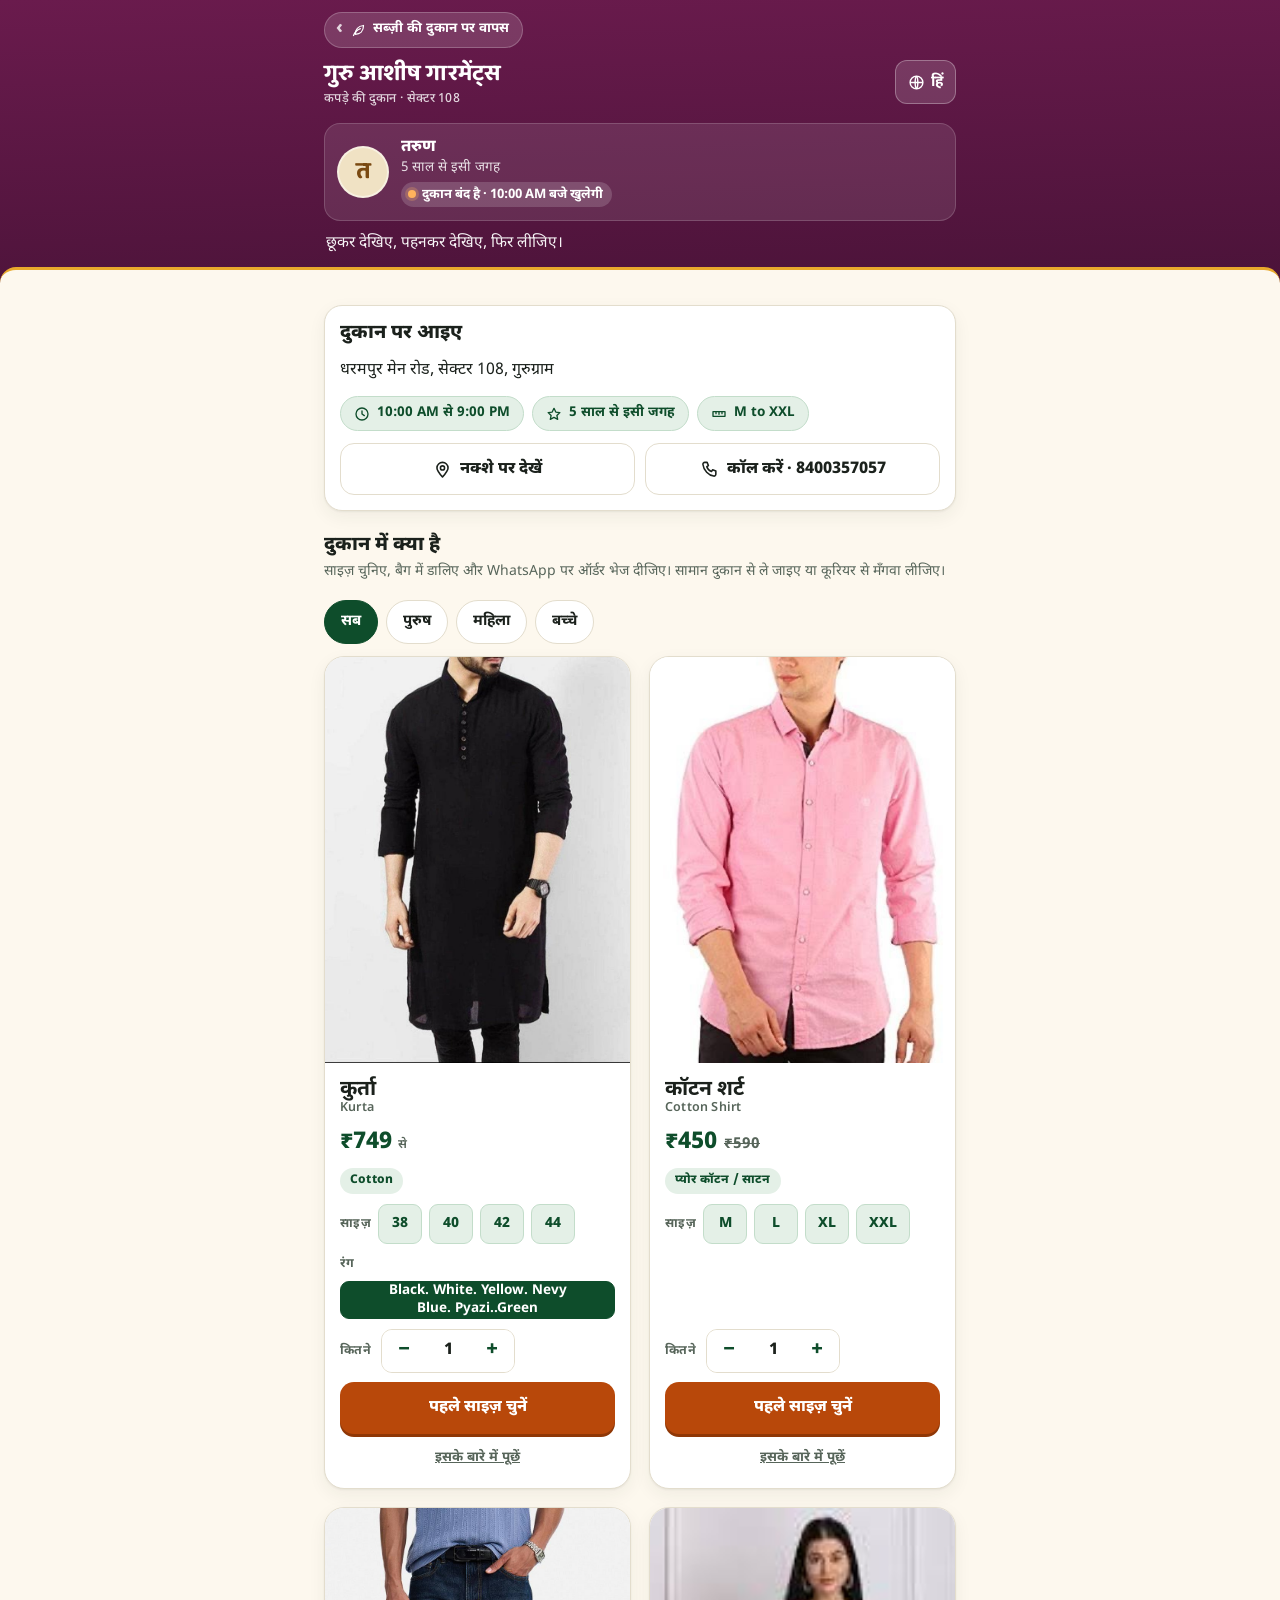
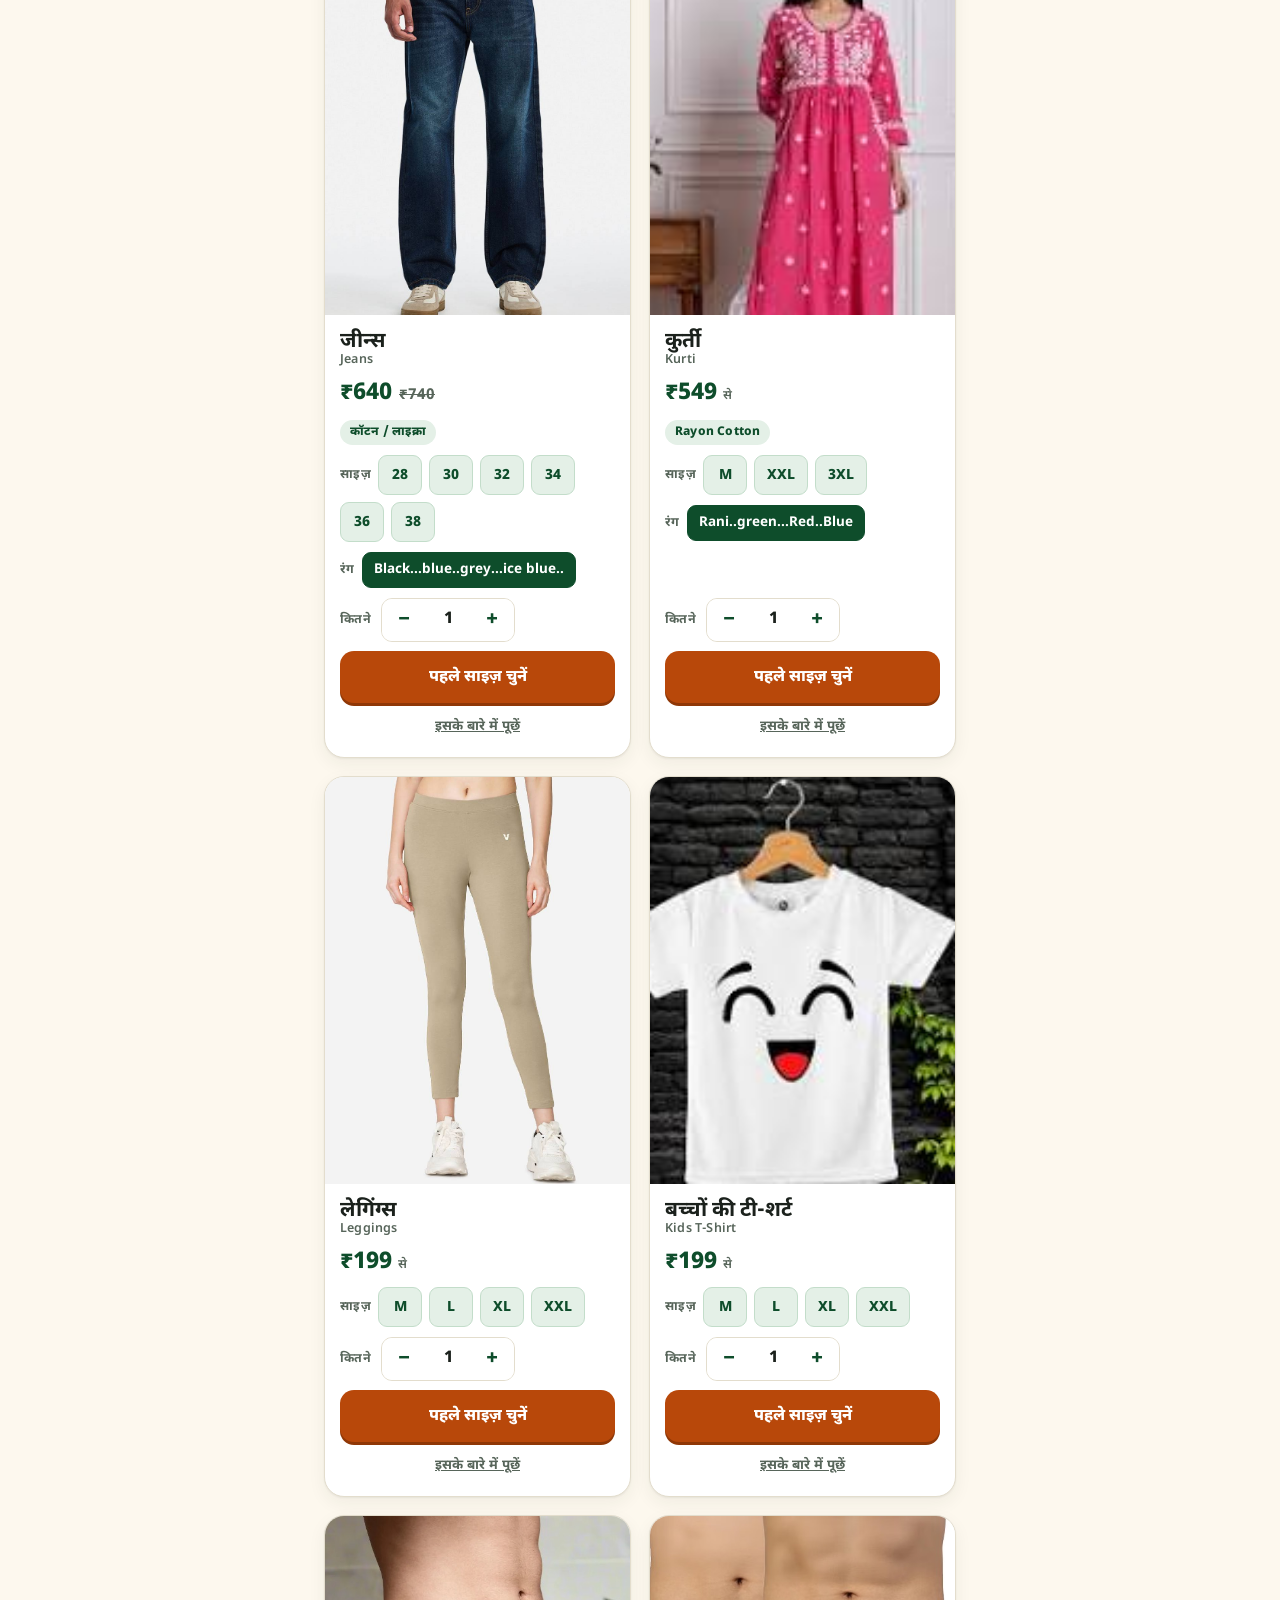
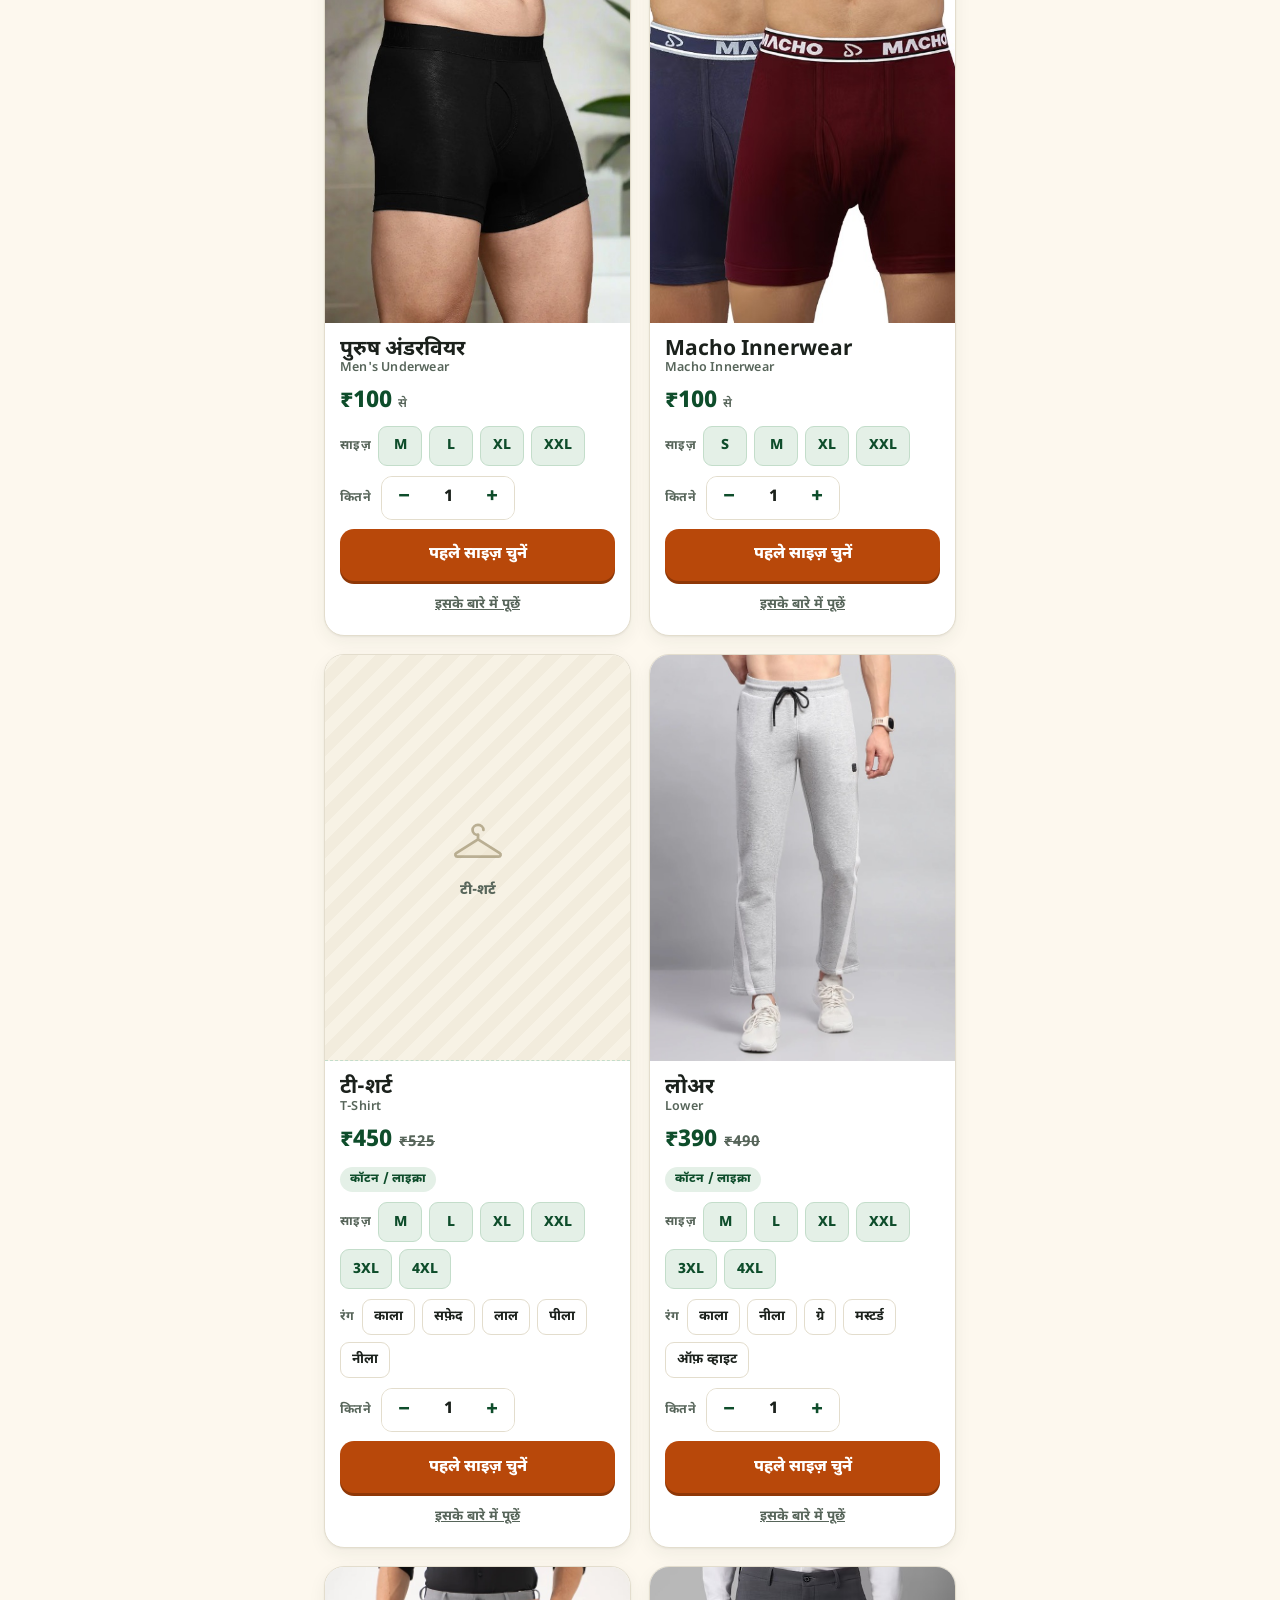
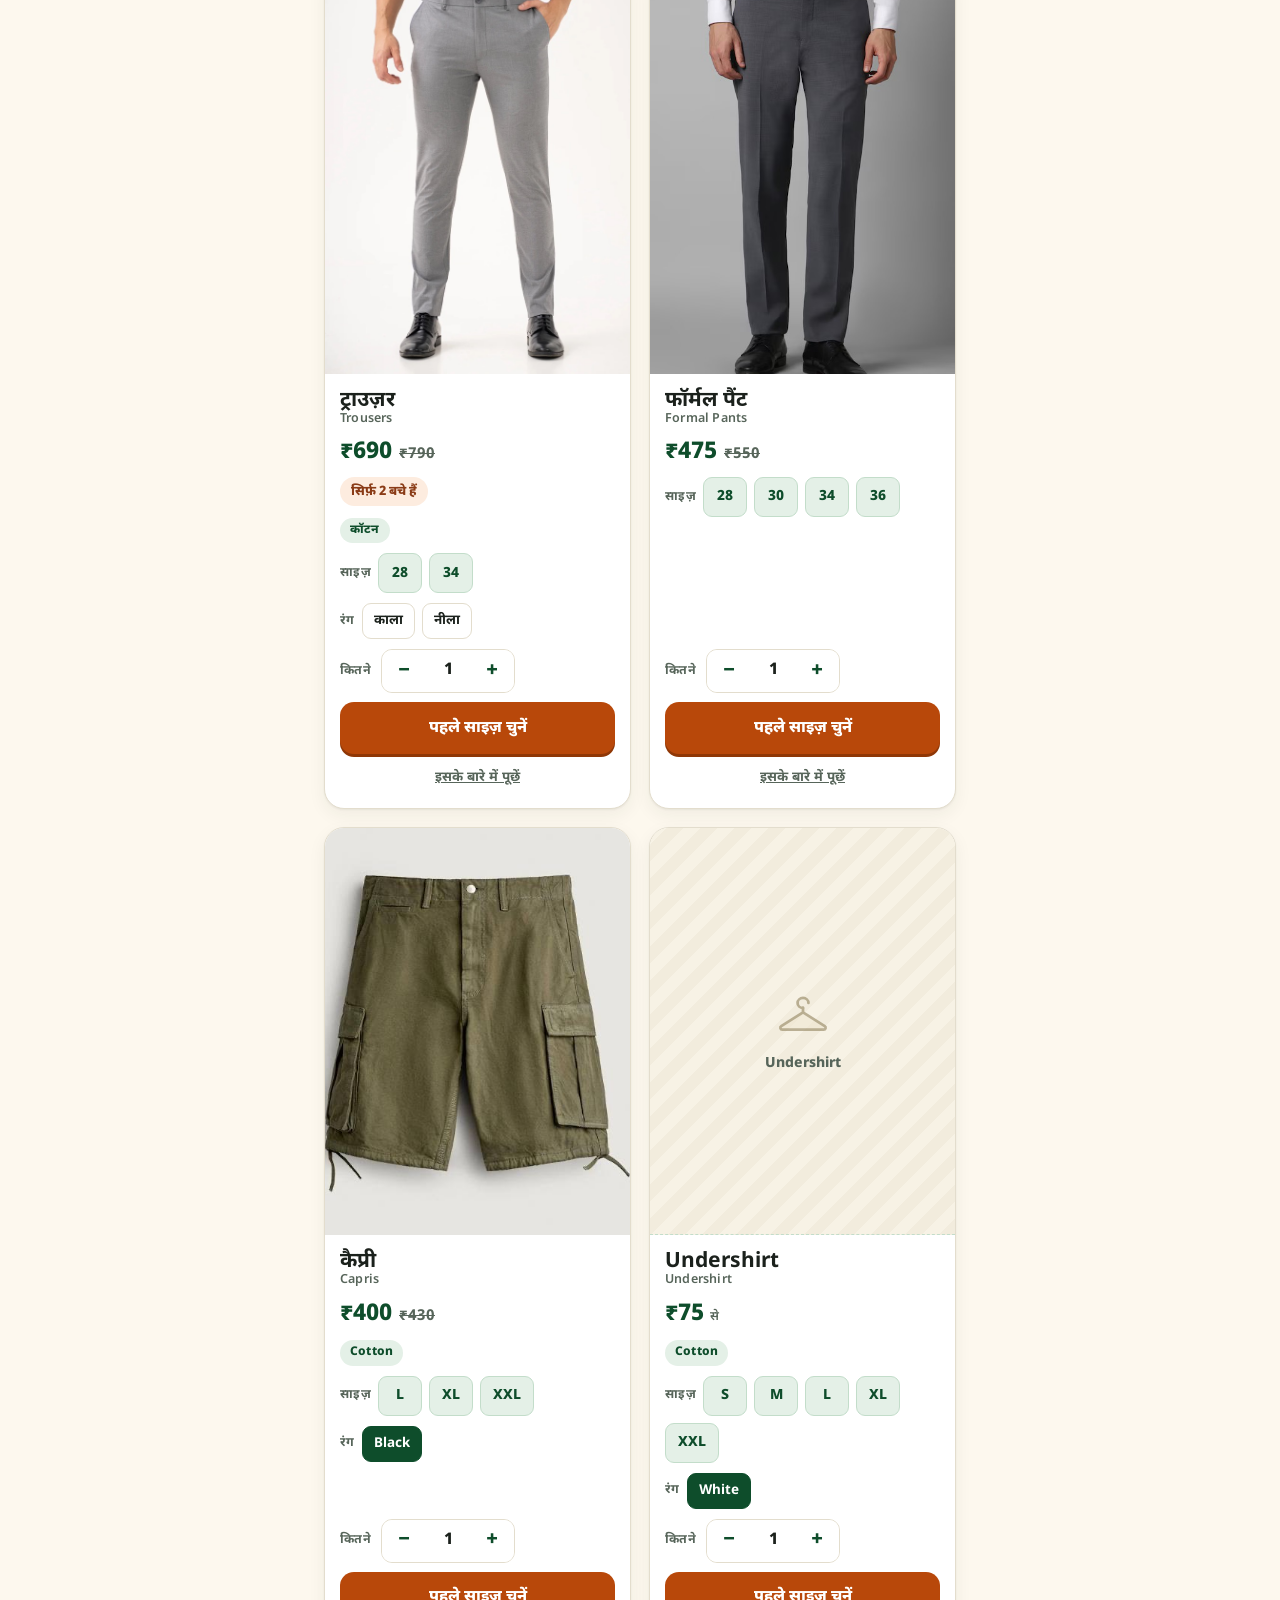
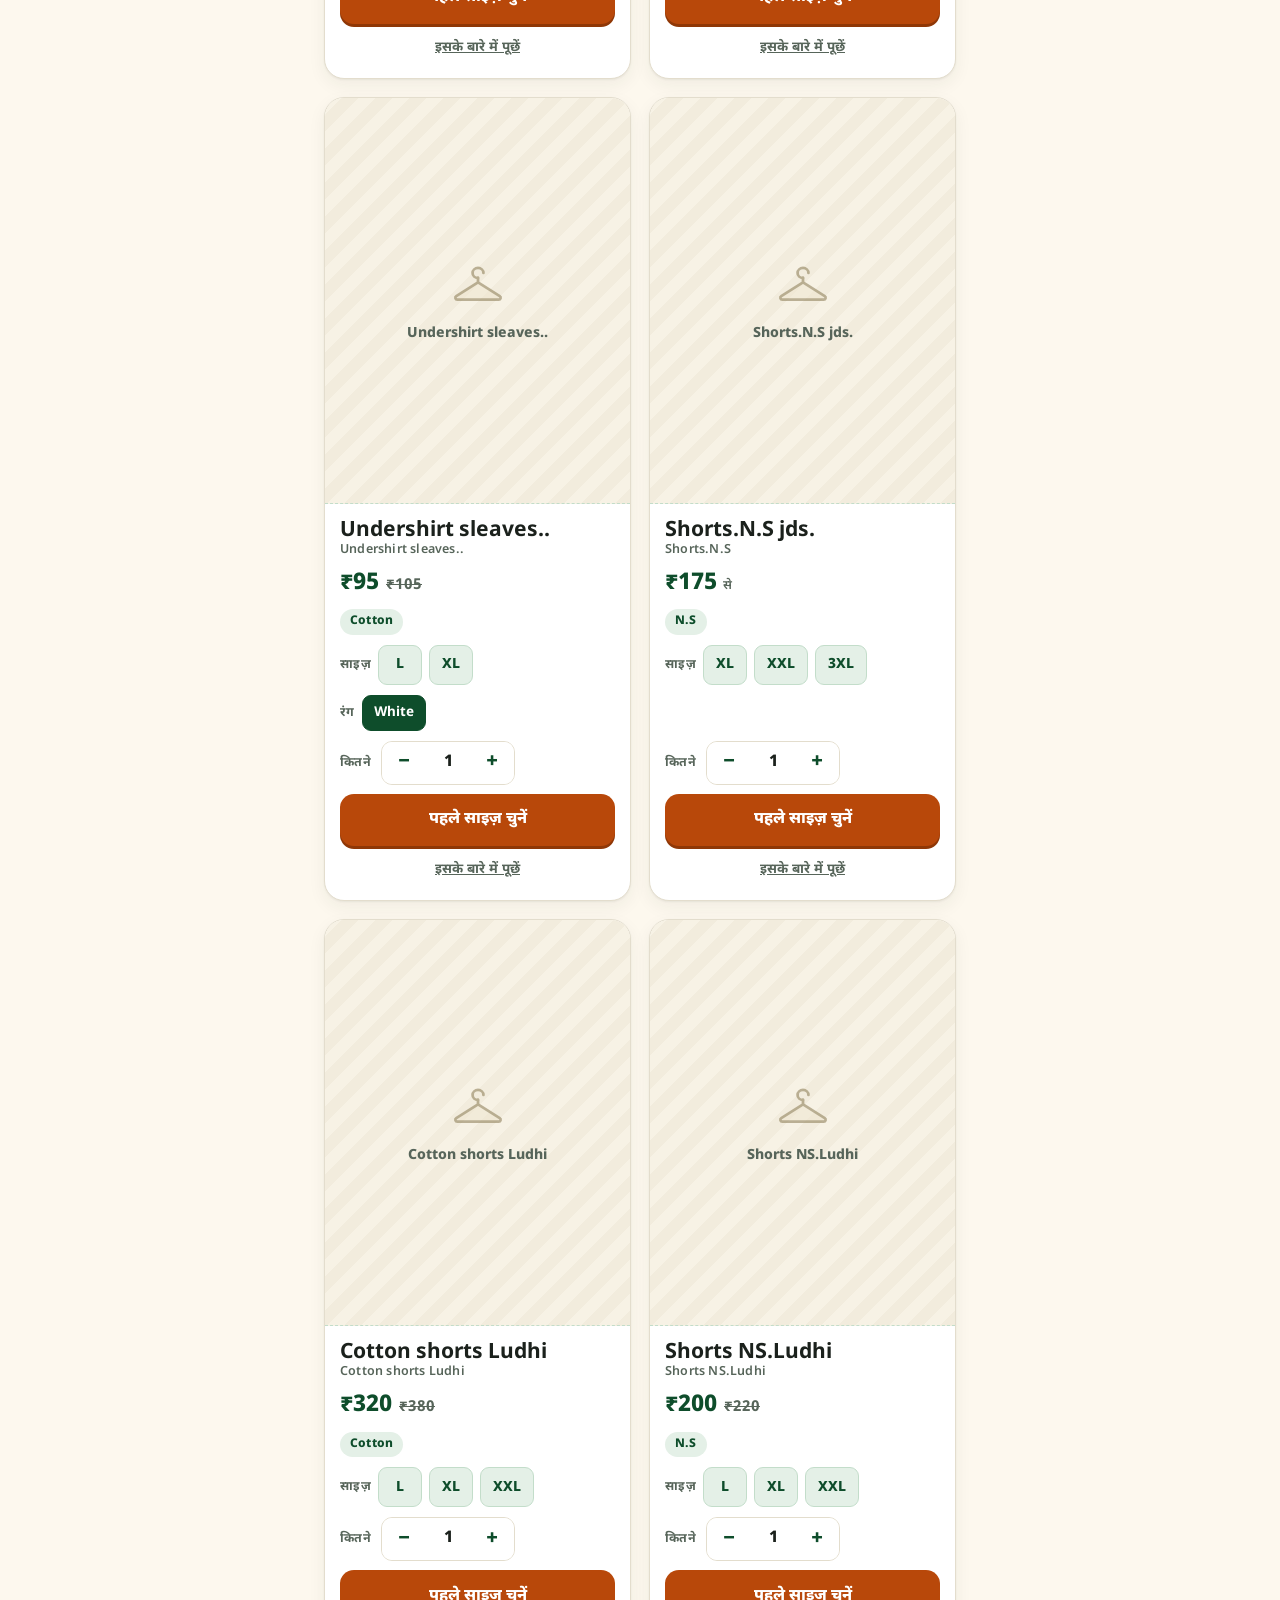
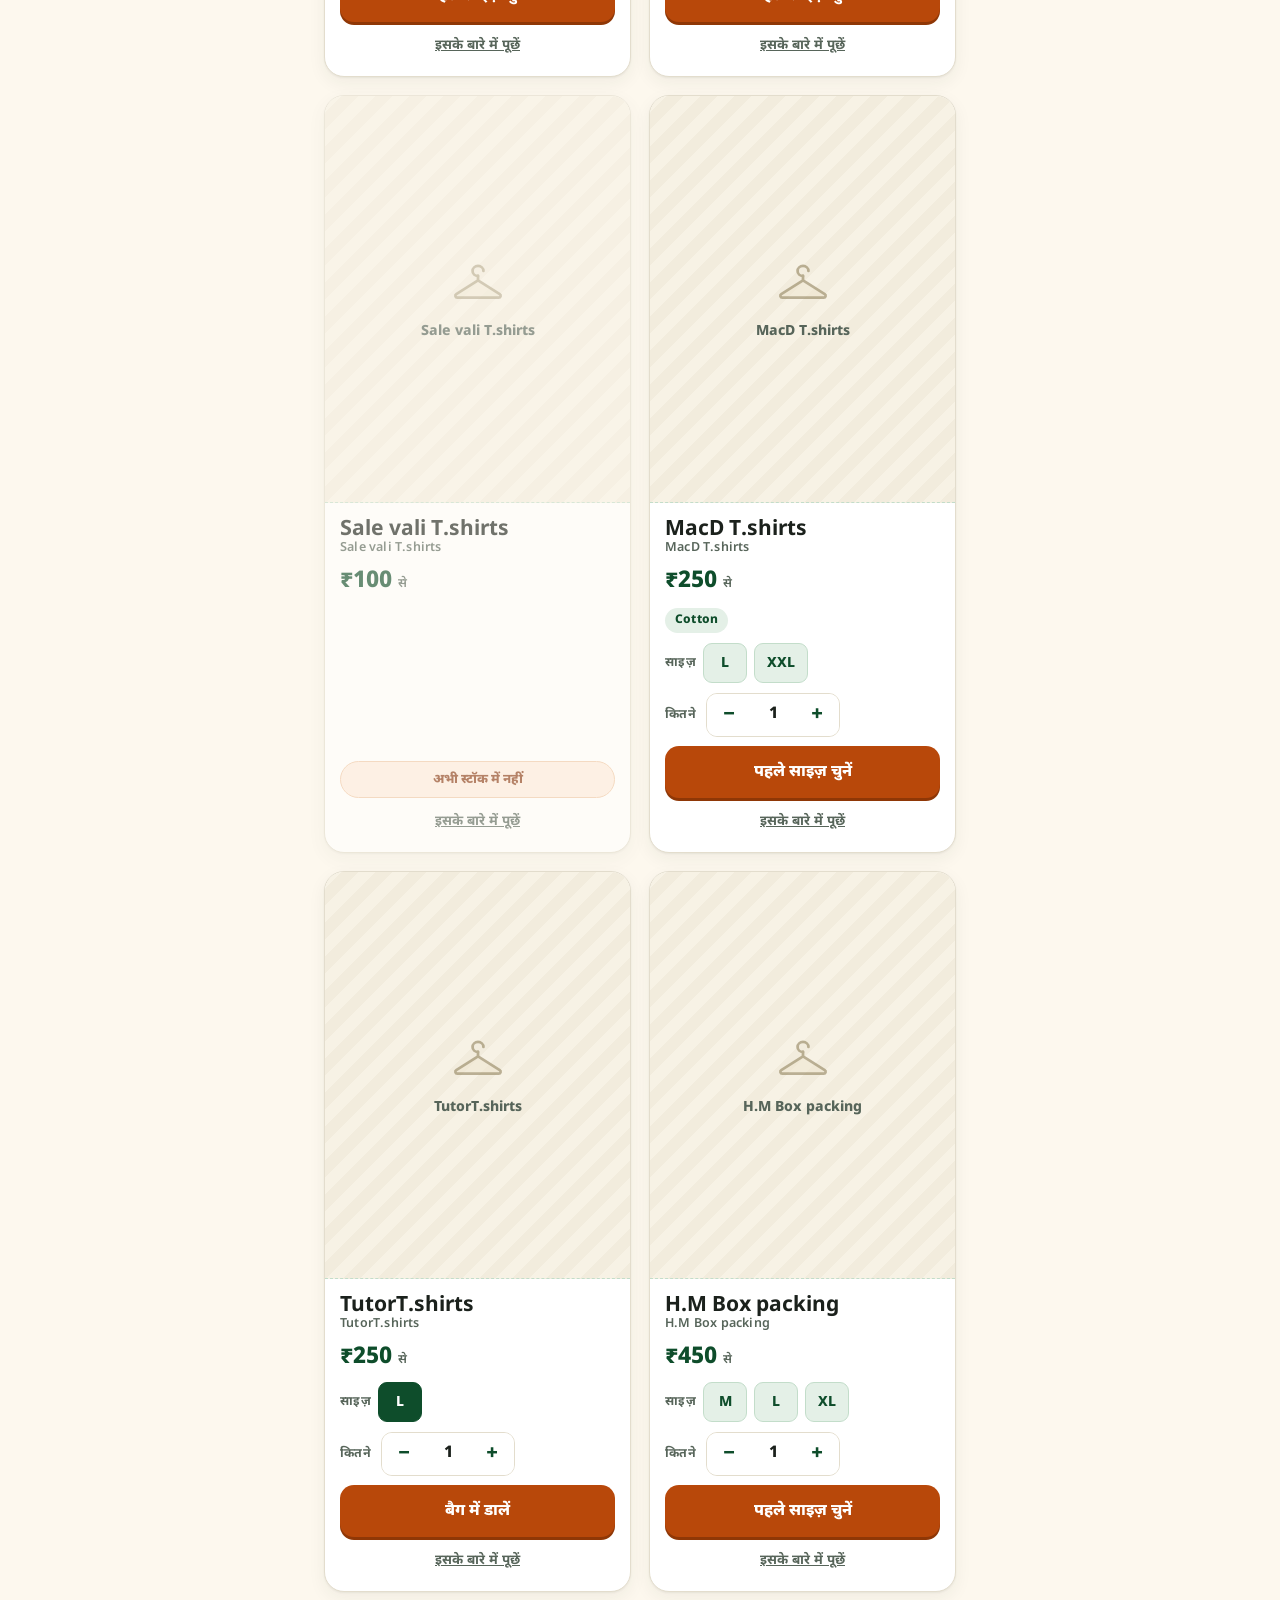
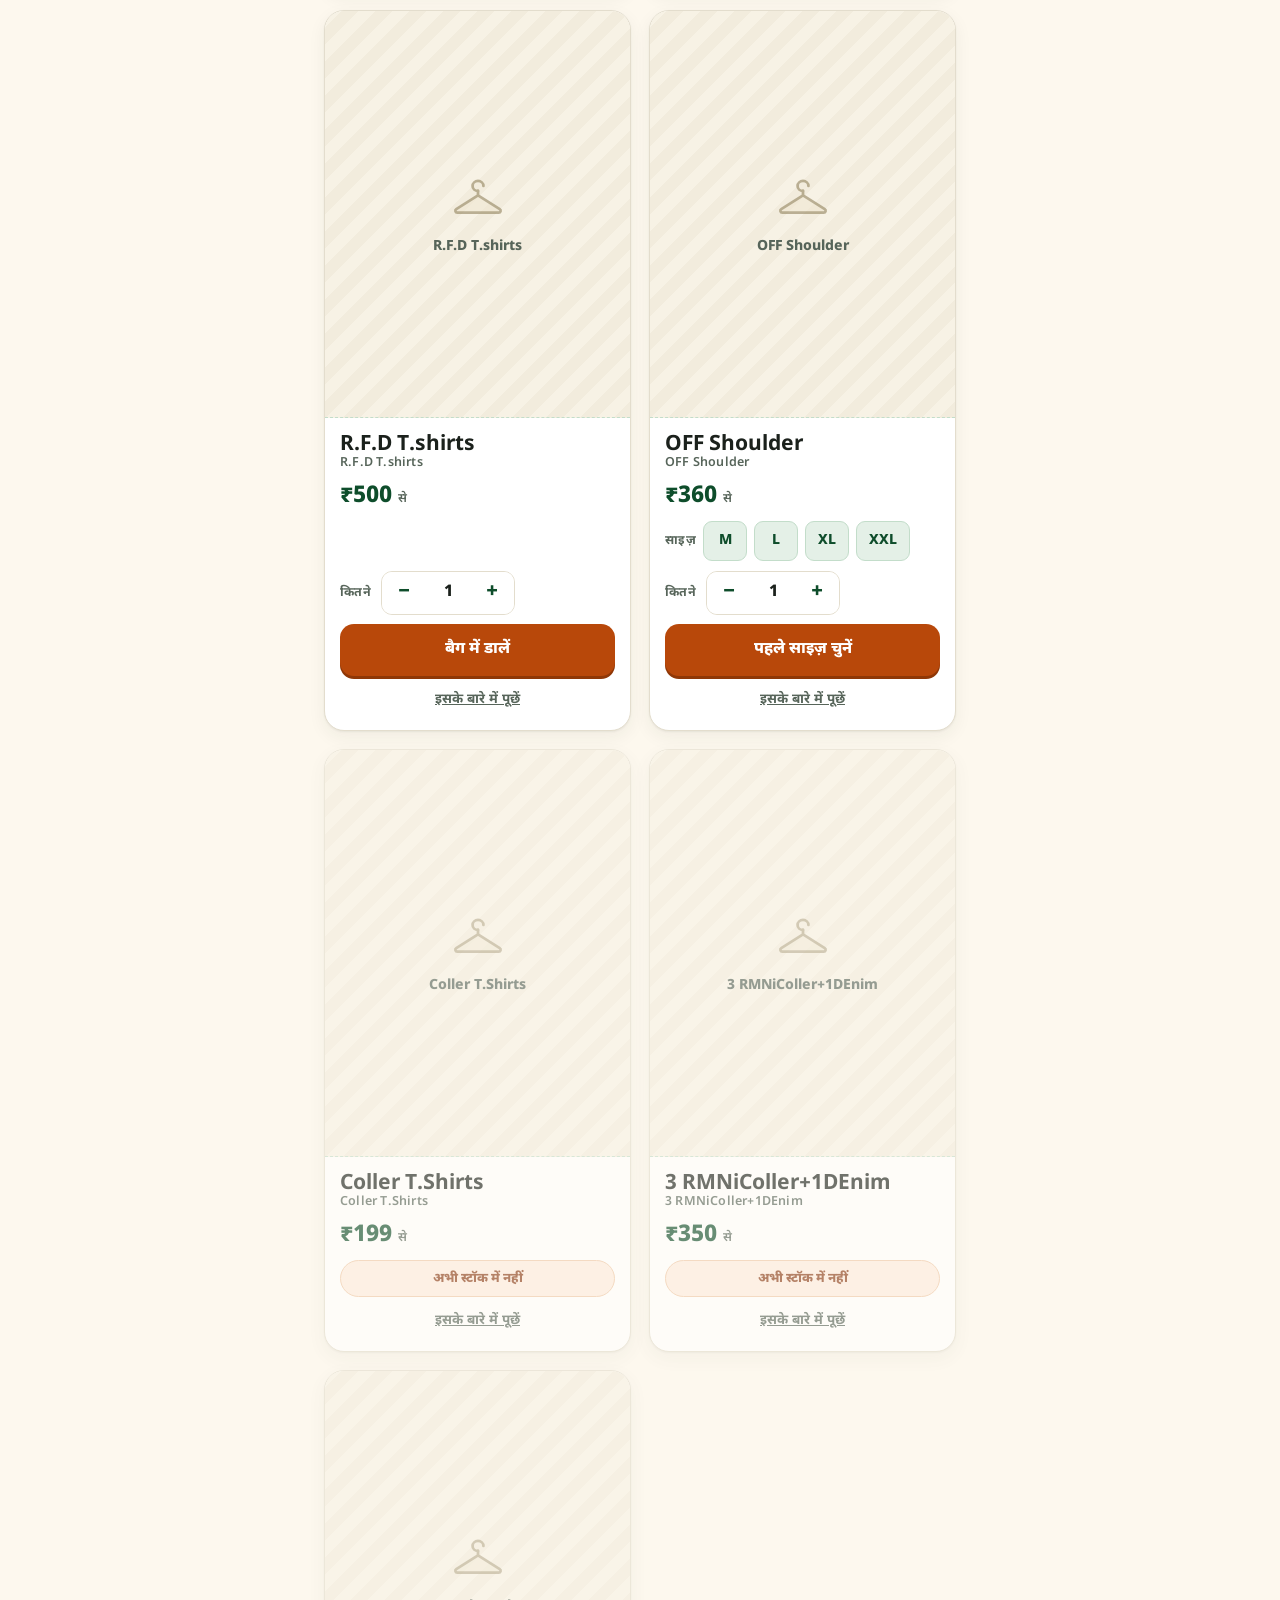
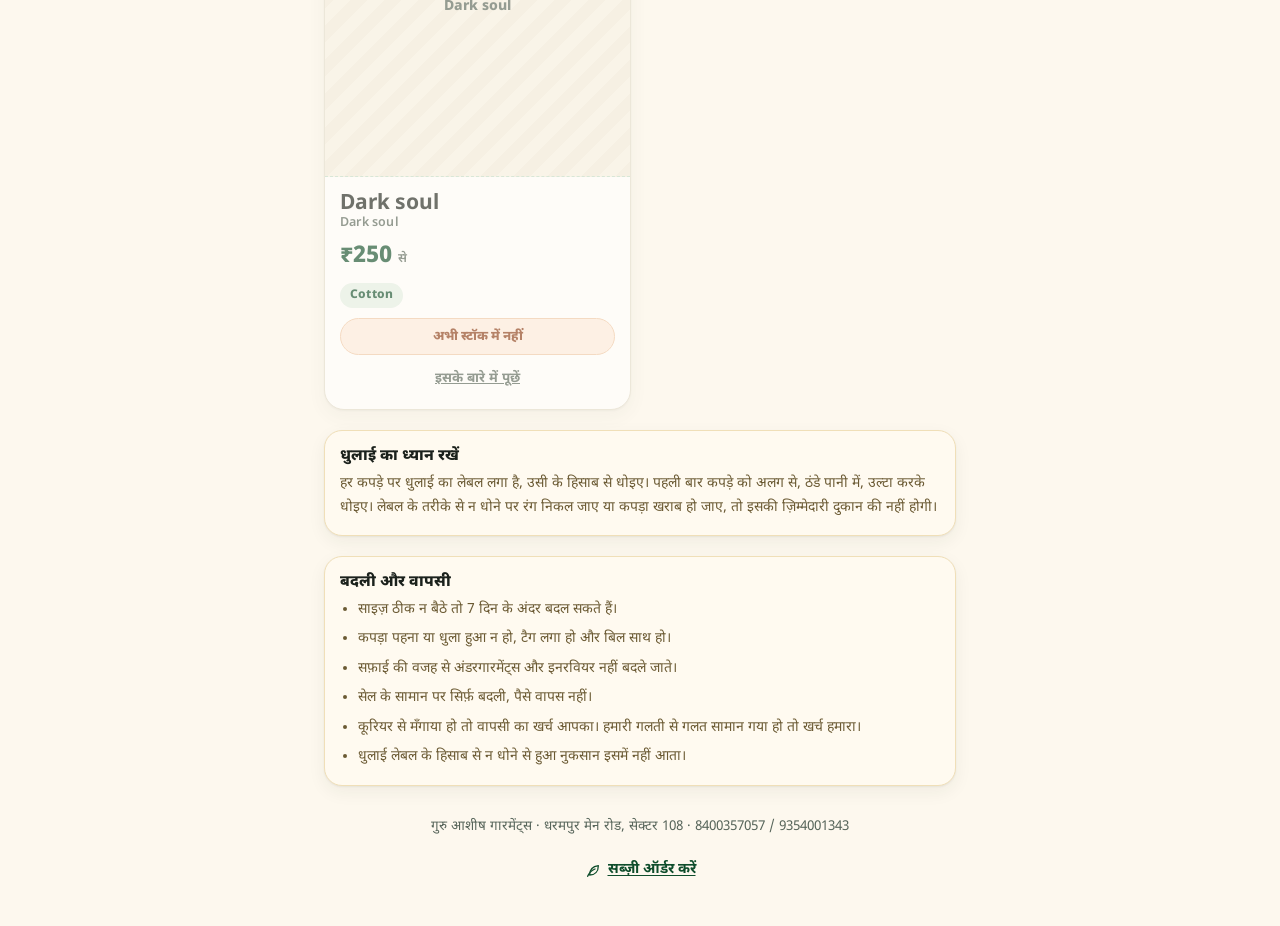
<file: garments.html>
<!doctype html>
<html lang="hi">
<head>
<meta charset="utf-8">
<meta name="viewport" content="width=device-width, initial-scale=1, viewport-fit=cover">
<meta name="theme-color" content="#4b1339">
<title>गुरु आशीष गारमेंट्स</title>
<link rel="preconnect" href="https://fonts.googleapis.com">
<link rel="preconnect" href="https://fonts.gstatic.com" crossorigin>
<link rel="stylesheet" href="https://fonts.googleapis.com/css2?family=Noto+Sans+Devanagari:wght@400;500;600;700;800&family=Baloo+2:wght@600;700;800&display=swap">
<style>
:root{
  --leaf:#14663a; --leaf-d:#0e4d2b; --leaf-l:#e4f0e7; --leaf-line:#c3ddca;
  --brand:#4b1339; --brand-2:#6a1b4d; --marigold:#e8a92c;
  --carrot:#b8480a; --carrot-d:#8f3706;
  --cream:#fdf8ee; --paper:#ffffff; --ink:#1b211c; --muted:#57655a;
  --line:#e3ddcd; --r:18px;
  --shadow:0 1px 2px rgba(27,45,32,.06), 0 6px 18px rgba(27,45,32,.06);
  --tap:52px;
}
*{box-sizing:border-box}
html{-webkit-text-size-adjust:100%}
html,body{margin:0;padding:0;overflow-x:hidden}
body{
  background:var(--cream); color:var(--ink);
  font-family:"Noto Sans Devanagari","Nirmala UI",system-ui,-apple-system,"Segoe UI",Roboto,sans-serif;
  font-size:16.5px; line-height:1.62; text-wrap:pretty; padding-bottom:34px;
}
html[lang="bn"] body{font-family:"Noto Sans Bengali","Nirmala UI",system-ui,sans-serif}
html[lang="pa"] body{font-family:"Noto Sans Gurmukhi","Nirmala UI",system-ui,sans-serif}
html[lang="te"] body{font-family:"Noto Sans Telugu","Nirmala UI",system-ui,sans-serif}
html[lang="en"] body{font-family:system-ui,-apple-system,"Segoe UI",Roboto,sans-serif}
h1,h2,h3{margin:0;line-height:1.3;font-weight:800}
button,input{font-family:inherit;font-size:inherit}
a{color:var(--leaf-d);text-decoration-thickness:1px;text-underline-offset:2px}
a:hover{color:var(--carrot)}
:focus-visible{outline:3px solid var(--leaf-d);outline-offset:2px;border-radius:6px}
.wrap{max-width:660px;margin:0 auto;padding:0 14px}

/* ---------- shared header treatment ---------- */
.hdr{background:var(--brand);background-image:linear-gradient(178deg,var(--brand-2),var(--brand));color:#fff;padding:12px 0 26px;position:relative}
.hdr:after{content:"";position:absolute;left:0;right:0;bottom:-1px;height:14px;background:var(--cream);
  border-radius:16px 16px 0 0;border-top:3px solid var(--marigold)}
.hdr-top{display:flex;align-items:flex-start;gap:10px;justify-content:space-between}
.shop{min-width:0}
.shop h1{font-family:"Baloo 2","Noto Sans Devanagari",system-ui,sans-serif;font-size:23px;font-weight:700;letter-spacing:.2px;line-height:1.24}
.shop .sub{font-size:12.5px;opacity:.82;font-weight:500;letter-spacing:.3px;text-transform:uppercase}
.lang{position:relative;flex:0 0 auto}
.lang-btn{display:flex;align-items:center;gap:6px;min-height:44px;padding:0 12px;border-radius:12px;
  background:rgba(255,255,255,.14);border:1px solid rgba(255,255,255,.3);color:#fff;font-weight:700;cursor:pointer}
.lang-btn:active{background:rgba(255,255,255,.26)}
.lang-btn svg{width:17px;height:17px;flex:0 0 auto}
.lang-btn .cur{font-size:15px}
.lang-menu{position:absolute;right:0;top:calc(100% + 6px);z-index:60;background:var(--paper);color:var(--ink);
  border-radius:14px;box-shadow:0 10px 30px rgba(10,30,18,.28);padding:6px;min-width:172px;border:1px solid var(--line)}
.lang-menu button{display:flex;width:100%;align-items:center;justify-content:space-between;gap:8px;
  min-height:46px;padding:0 12px;border:0;background:transparent;border-radius:10px;font-weight:600;
  cursor:pointer;color:var(--ink);text-align:left}
.lang-menu button:active{background:var(--leaf-l)}
.lang-menu button[aria-checked="true"]{background:var(--leaf-l);color:var(--leaf-d)}
.lang-menu .tick{color:var(--leaf);font-weight:800}
.owner{display:flex;align-items:center;gap:12px;margin-top:14px;padding:12px;border-radius:16px;
  background:rgba(255,255,255,.10);border:1px solid rgba(255,255,255,.16)}
.avatar{width:52px;height:52px;flex:0 0 auto;border-radius:50%;background:#f0e2c4;color:#7a4a12;
  display:grid;place-items:center;font-family:"Baloo 2",sans-serif;font-size:24px;font-weight:700;overflow:hidden;
  border:2px solid rgba(255,255,255,.5)}
.avatar img{width:100%;height:100%;object-fit:cover;display:block}
.owner-name{font-weight:800;font-size:16.5px;line-height:1.35}
.owner-flat{font-size:13.5px;opacity:.85}
.status{display:inline-flex;align-items:center;gap:6px;margin-top:2px;font-size:13px;font-weight:700;
  padding:2px 9px 2px 7px;border-radius:999px;background:rgba(255,255,255,.16)}
.dot{width:8px;height:8px;border-radius:50%;background:#54e08a;box-shadow:0 0 0 3px rgba(84,224,138,.28)}
.status.shut .dot{background:#ffb35c;box-shadow:0 0 0 3px rgba(255,179,92,.25)}
.quote{margin:10px 0 0;padding:0 2px;font-size:15.5px;line-height:1.65;opacity:.95}
.quote b{font-weight:700}

/* ---------- visit card (garments-specific) ---------- */
.section{margin-top:22px}
.section h2{font-size:19.5px}
.panel{background:var(--paper);border:1.5px solid var(--line);border-radius:var(--r);padding:15px;box-shadow:var(--shadow)}
.visit{display:grid;gap:12px}
.visit .addr{font-size:16px;line-height:1.6;margin:0}
.visit .addr b{font-weight:700}
.meta{display:flex;flex-wrap:wrap;gap:8px}
.pill{display:inline-flex;align-items:center;gap:7px;background:var(--leaf-l);border:1px solid var(--leaf-line);
  color:var(--leaf-d);border-radius:999px;padding:6px 13px;font-size:13.5px;font-weight:700}
.pill svg{width:16px;height:16px}
.row2{display:flex;gap:10px;flex-wrap:wrap}
.btn{border:0;border-radius:14px;min-height:var(--tap);padding:0 18px;font-size:16px;font-weight:800;
  cursor:pointer;text-align:center;text-decoration:none;display:flex;align-items:center;justify-content:center;gap:8px}
.btn svg{width:19px;height:19px;flex:0 0 auto}
.btn-ghost{flex:1 1 140px;background:var(--paper);border:1.5px solid var(--line);color:var(--ink)}
.btn-ghost:active{background:var(--leaf-l)}
.btn-go{background:var(--carrot);color:#fff;box-shadow:0 3px 0 var(--carrot-d)}
.btn-go:active{background:var(--carrot-d);box-shadow:0 1px 0 var(--carrot-d);transform:translateY(2px)}

/* ---------- browsing rhythm: tall photo-led cards ---------- */
.tabs{display:flex;gap:8px;overflow-x:auto;padding:2px 14px 12px;margin:0 -14px;scrollbar-width:none}
.tabs::-webkit-scrollbar{display:none}
.tab{flex:0 0 auto;min-height:44px;padding:0 16px;border-radius:999px;border:1.5px solid var(--line);
  background:var(--paper);color:var(--ink);font-weight:700;font-size:15px;cursor:pointer}
.tab[aria-selected="true"]{background:var(--leaf-d);border-color:var(--leaf-d);color:#fff}
.hint{color:var(--muted);font-size:14px;margin:2px 0 14px}

.rack{display:grid;grid-template-columns:1fr;gap:20px}
@media (min-width:520px){.rack{grid-template-columns:1fr 1fr;gap:18px}}
.item{background:var(--paper);border:1.5px solid var(--line);border-radius:20px;overflow:hidden;
  box-shadow:var(--shadow);display:flex;flex-direction:column}
.shot{position:relative;aspect-ratio:4/5;background:#f6f1e4;display:block;overflow:hidden}
@media (min-width:520px){.shot{aspect-ratio:3/4}}
.shot img{width:100%;height:100%;object-fit:cover;display:block}
.slot{position:absolute;inset:0;display:grid;place-content:center;justify-items:center;gap:8px;text-align:center;
  padding:20px;background:repeating-linear-gradient(135deg,#f7f2e5 0 12px,#f2ecdd 12px 24px);
  border-bottom:1.5px dashed var(--leaf-line)}
.slot svg{width:58px;height:58px;opacity:.55}
.slot b{font-size:14px;font-weight:800;color:var(--muted);line-height:1.4}
.slot code{font-size:11.5px;font-weight:700;color:#8b7a55;background:#fffdf6;border:1px solid #e6dcc2;
  border-radius:7px;padding:3px 7px;font-family:ui-monospace,Menlo,monospace;word-break:break-all;max-width:100%}
.item-body{padding:14px 15px 15px;display:flex;flex-direction:column;gap:10px;flex:1}
.item-nm{font-size:21px;font-weight:700;line-height:1.3}
.item-en{font-size:12.5px;color:var(--muted);font-weight:600;letter-spacing:.2px;margin-top:-6px}
.item-pr{font-size:23px;font-weight:800;color:var(--leaf-d);font-variant-numeric:tabular-nums;line-height:1.2}
.item-pr small{font-size:12.5px;font-weight:600;color:var(--muted)}
.sizes{display:flex;flex-wrap:wrap;gap:7px;align-items:center}
.sizes .lbl{font-size:12.5px;font-weight:700;color:var(--muted);letter-spacing:.4px;text-transform:uppercase}
.sz{min-width:44px;min-height:36px;display:grid;place-items:center;padding:0 10px;border-radius:9px;
  border:1.5px solid var(--leaf-line);background:var(--leaf-l);color:var(--leaf-d);font-weight:800;font-size:14px;
  font-variant-numeric:tabular-nums}
.ask{margin-top:auto;display:flex;flex-direction:column;gap:9px}
.ask .btn{width:100%}
.asklink{align-self:center;background:none;border:0;color:var(--muted);font-family:inherit;
  font-size:13.5px;font-weight:700;text-decoration:underline;cursor:pointer;padding:6px}

/* ---------- picking a size and a quantity ---------- */
.sz{min-width:44px;min-height:40px;padding:0 12px;cursor:pointer;font-family:inherit}
.sz[aria-pressed="true"]{background:var(--leaf-d);border-color:var(--leaf-d);color:#fff}
.sz[disabled]{opacity:.4;cursor:not-allowed;text-decoration:line-through}
.colors{display:flex;flex-wrap:wrap;gap:7px;align-items:center}
.colors .lbl{font-size:12.5px;font-weight:700;color:var(--muted);letter-spacing:.4px;text-transform:uppercase}
.colr{min-height:36px;display:inline-grid;place-items:center;padding:0 11px;border-radius:9px;
  border:1.5px solid var(--line);background:#fff;color:var(--ink);font-weight:700;font-size:13.5px;
  font-family:inherit;cursor:pointer}
.colr[aria-pressed="true"]{background:var(--leaf-d);border-color:var(--leaf-d);color:#fff}
.item-note{font-size:13.5px;color:var(--muted);line-height:1.55}
.lowstock{font-size:13px;font-weight:800;color:#8a3b16;background:#fdecdf;border-radius:999px;
  padding:4px 11px;align-self:flex-start}
.item-fab{display:inline-block;font-size:12px;font-weight:800;color:var(--leaf-d);background:var(--leaf-l);
  border-radius:999px;padding:3px 10px;letter-spacing:.2px}
.mrp{font-size:15px;font-weight:700;color:var(--muted);text-decoration:line-through;margin-left:7px}
.qtyrow{display:flex;align-items:center;gap:10px}
.qtyrow .lbl{font-size:12.5px;font-weight:700;color:var(--muted);letter-spacing:.4px;text-transform:uppercase}
.stepper{display:flex;align-items:center;gap:2px;border:1.5px solid var(--line);border-radius:11px;overflow:hidden}
.stepper button{width:44px;height:42px;border:0;background:#fff;color:var(--leaf-d);font-size:21px;
  font-weight:800;font-family:inherit;cursor:pointer;line-height:1}
.stepper button:active{background:var(--leaf-l)}
.stepper span{min-width:40px;text-align:center;font-weight:800;font-size:16px;font-variant-numeric:tabular-nums}
.item.out{opacity:.62}
.outbadge{display:inline-block;font-size:13px;font-weight:800;color:#8a3b16;background:#fdecdf;
  border:1.5px solid #f0c9a8;border-radius:999px;padding:7px 14px;text-align:center}

/* ---------- bag bar + sheet ---------- */
.bagbar{position:fixed;left:0;right:0;bottom:0;z-index:70;background:var(--paper);
  border-top:1.5px solid var(--line);box-shadow:0 -6px 22px rgba(60,40,10,.13);
  padding:10px 14px calc(10px + env(safe-area-inset-bottom))}
.bagbar .in{max-width:660px;margin:0 auto;display:flex;align-items:center;gap:12px}
.bagbar .sum{flex:1;min-width:0;line-height:1.35}
.bagbar .sum b{display:block;font-size:15.5px;font-weight:800}
.bagbar .sum span{display:block;font-size:12.5px;color:var(--muted);font-weight:600}
.bagbar .btn{flex:0 0 auto;width:auto;padding:0 20px}
body.hasbag{padding-bottom:96px}

/* .sheet sets display:flex, which outranks the browser's [hidden] rule, and without
   this an invisible sheet still swallows taps meant for the bag bar under it. */
[hidden]{display:none!important}
.scrim{position:fixed;inset:0;z-index:79;background:rgba(28,18,4,.45)}
.sheet{position:fixed;inset:auto 0 0 0;z-index:80;background:var(--paper);
  border-radius:22px 22px 0 0;max-height:88vh;display:flex;flex-direction:column;
  box-shadow:0 -14px 40px rgba(30,20,5,.3)}
.sheet-head{display:flex;align-items:flex-start;gap:10px;padding:16px 16px 10px;border-bottom:1.5px solid var(--line)}
.sheet-head h3{flex:1;font-size:19px;font-weight:800;margin:0}
.sheet-head .close{width:44px;height:44px;border:0;background:none;font-size:20px;color:var(--muted);cursor:pointer}
.sheet-body{overflow:auto;padding:12px 16px;flex:1}
.sheet-foot{padding:12px 16px calc(14px + env(safe-area-inset-bottom));border-top:1.5px solid var(--line);background:#fff}
.line{display:flex;align-items:flex-start;gap:11px;padding:11px 0;border-bottom:1px solid var(--line)}
.line:last-child{border-bottom:0}
.line img{width:56px;height:70px;object-fit:cover;border-radius:10px;flex:0 0 auto;background:#eee}
.line .l-nm{flex:1;min-width:0}
.line .l-nm b{display:block;font-size:15.5px;font-weight:700;line-height:1.35}
.line .l-nm small{display:block;font-size:12.5px;color:var(--muted);font-weight:600;margin-top:2px}
.line .l-pr{font-weight:800;font-variant-numeric:tabular-nums;white-space:nowrap}
.line .rm{border:0;background:none;color:var(--carrot);font-family:inherit;font-size:13px;
  font-weight:700;text-decoration:underline;cursor:pointer;padding:4px 0 0}
.totrow{display:flex;justify-content:space-between;align-items:baseline;font-size:19px;font-weight:800;margin-bottom:10px}
.fld{margin-top:12px}
.fld > span{display:block;font-size:13.5px;font-weight:700;margin-bottom:5px}
.fld input,.fld textarea{width:100%;font-family:inherit;font-size:16px;padding:12px;border:1.5px solid var(--line);
  border-radius:12px;background:#fff;color:var(--ink)}
.fld input:focus,.fld textarea:focus{outline:2px solid var(--leaf-d);border-color:transparent}
.fld .err{display:block;color:var(--carrot-d);font-size:13px;font-weight:700;margin-top:5px}
.modes{display:flex;gap:9px;margin-top:6px}
.modes button{flex:1;min-height:52px;border:1.5px solid var(--line);background:#fff;border-radius:13px;
  font-family:inherit;font-size:14.5px;font-weight:700;color:var(--ink);cursor:pointer;padding:6px 8px;line-height:1.3}
.modes button[aria-pressed="true"]{background:var(--leaf-l);border-color:var(--leaf-d);color:var(--leaf-d)}
.smallnote{font-size:13px;color:var(--muted);line-height:1.6;margin:10px 0 0}
.upi{margin-top:14px;padding-top:14px;border-top:1px dashed var(--line)}
.upi h3{font-size:15px;margin:0 0 8px}
.upi-id{display:flex;align-items:center;gap:8px;flex-wrap:wrap}
.upi-id code{font:600 15px/1.4 ui-monospace,Menlo,Consolas,monospace;background:var(--leaf-l);
  color:var(--leaf-d);padding:7px 10px;border-radius:9px}
.upi-copy{min-height:44px;padding:0 12px;border:1.5px solid var(--line);background:#fff;border-radius:10px;
  font-family:inherit;font-size:14px;font-weight:700;color:var(--ink);cursor:pointer}
.upi-note{font-size:13.5px;color:var(--muted);margin:8px 0 0;line-height:1.6}
.btn-upi{display:flex;align-items:center;justify-content:center;box-sizing:border-box;
  margin-top:10px;width:100%;background:#5f259f;color:#fff;border:0;border-radius:14px;
  min-height:52px;padding:10px 14px;text-align:center;text-decoration:none;
  font-family:inherit;font-size:16px;font-weight:700;line-height:1.3;cursor:pointer}
.btn-upi:active{background:#4d1e80}
.paidrow{display:flex;align-items:flex-start;gap:10px;margin-top:12px;padding:11px 12px;
  border:1.5px solid var(--leaf-line);background:var(--leaf-l);border-radius:12px;cursor:pointer}
.paidrow input{width:22px;height:22px;flex:0 0 auto;accent-color:var(--leaf-d);margin:0}
.paidrow span{font-size:14.5px;font-weight:700;color:var(--leaf-d);line-height:1.45}

.care{margin-top:20px;background:#fffaf0;border-color:#f0dfb8}
.care h3{font-size:15.5px;font-weight:800;margin:0 0 6px}
.care p{margin:0;font-size:14px;line-height:1.7;color:#6b5a33}
.care ul{margin:0;padding-left:18px;font-size:14px;line-height:1.75;color:#6b5a33}
.care ul li{margin-bottom:5px}
.care ul li:last-child{margin-bottom:0}
.foot{text-align:center;color:var(--muted);font-size:13.5px;margin:30px 0 4px;line-height:1.7}
.shot{position:relative}
.newtag{position:absolute;top:9px;left:9px;z-index:2;padding:5px 10px;border-radius:999px;
  background:var(--carrot,#c2410c);color:#fff;font-size:11.5px;font-weight:800;
  letter-spacing:.3px;box-shadow:0 2px 8px rgba(0,0,0,.18)}
.crosslink{display:inline-flex;align-items:center;gap:7px;margin-top:6px;font-size:14.5px;font-weight:700}
.crosslink svg{width:16px;height:16px}
/* the same way back, at the top of the header, for the customer who came
   from the vegetable page and does not want to scroll to the bottom */
.backveg{display:inline-flex;align-items:center;gap:7px;margin:0 0 12px;padding:9px 13px;
  background:rgba(255,255,255,.14);border:1px solid rgba(255,255,255,.22);border-radius:999px;
  color:#fff;text-decoration:none;font-size:13.5px;font-weight:700;line-height:1}
.backveg:active{background:rgba(255,255,255,.24)}
.backveg svg{width:15px;height:15px;flex:0 0 auto}
.backveg .bk{font-size:18px;font-weight:800;opacity:.8;margin:-2px 1px 0 -2px}
@media (prefers-reduced-motion:reduce){
  *,*:before,*:after{animation-duration:.001ms !important;transition-duration:.001ms !important}
  .btn-go:active{transform:none}
}
@media (max-width:339px){
  .item-nm{font-size:19px}.item-pr{font-size:20px}
}
</style>
</head>
<body>

<svg width="0" height="0" style="position:absolute" aria-hidden="true" focusable="false"><defs>
<symbol id="i-globe" viewBox="0 0 24 24"><circle cx="12" cy="12" r="9" fill="none" stroke="currentColor" stroke-width="2"/><path d="M3 12h18M12 3c2.5 2.6 2.5 15.4 0 18M12 3c-2.5 2.6-2.5 15.4 0 18" fill="none" stroke="currentColor" stroke-width="2"/></symbol>
<symbol id="i-wa" viewBox="0 0 24 24"><path d="M12 2.8a9.2 9.2 0 0 0-7.9 13.9L2.8 21.2l4.6-1.2A9.2 9.2 0 1 0 12 2.8z" fill="none" stroke="currentColor" stroke-width="2" stroke-linejoin="round"/><path d="M8.6 8.2c-.5.6-.6 1.6.3 2.9.9 1.3 2.2 2.2 3.4 2.6 1.1.4 1.9.2 2.3-.4l-1.6-1.1-1 .6c-.7-.4-1.5-1.2-1.9-2l.6-.9-1.1-1.7z" fill="currentColor"/></symbol>
<symbol id="i-phone" viewBox="0 0 24 24"><path d="M6 3h3l1.6 4-2 1.5c.8 2.6 3.3 5.1 5.9 5.9l1.5-2 4 1.6V18c0 1.4-1.3 2.5-2.7 2.3C11 19.5 4.5 13 3.7 5.7 3.5 4.3 4.6 3 6 3z" fill="none" stroke="currentColor" stroke-width="2" stroke-linejoin="round"/></symbol>
<symbol id="i-pin" viewBox="0 0 24 24"><path d="M12 21.5c4.5-5.2 7-8.6 7-11.5a7 7 0 1 0-14 0c0 2.9 2.5 6.3 7 11.5z" fill="none" stroke="currentColor" stroke-width="2" stroke-linejoin="round"/><circle cx="12" cy="10" r="2.6" fill="none" stroke="currentColor" stroke-width="2"/></symbol>
<symbol id="i-clock" viewBox="0 0 24 24"><circle cx="12" cy="12" r="9" fill="none" stroke="currentColor" stroke-width="2"/><path d="M12 7.5V12l3.5 2.5" fill="none" stroke="currentColor" stroke-width="2" stroke-linecap="round"/></symbol>
<symbol id="i-star" viewBox="0 0 24 24"><path d="M12 3.5l2.7 5.6 6.1.8-4.5 4.2 1.2 6-5.5-3-5.5 3 1.2-6L3.2 9.9l6.1-.8L12 3.5z" fill="none" stroke="currentColor" stroke-width="2" stroke-linejoin="round"/></symbol>
<symbol id="i-ruler" viewBox="0 0 24 24"><path d="M3 8.5h18v7H3v-7z" fill="none" stroke="currentColor" stroke-width="2" stroke-linejoin="round"/><path d="M7.5 8.5v3M12 8.5v4M16.5 8.5v3" stroke="currentColor" stroke-width="2" stroke-linecap="round"/></symbol>
<symbol id="i-leaf" viewBox="0 0 24 24"><path d="M20 4c0 9-5.5 14-13 14 0-8 5-13 13-14z" fill="none" stroke="currentColor" stroke-width="2" stroke-linejoin="round"/><path d="M4 20c2-5 6-9 11-11" fill="none" stroke="currentColor" stroke-width="2" stroke-linecap="round"/></symbol>
<symbol id="i-hanger" viewBox="0 0 64 64">
  <path d="M32 22c-3.3 0-6-2.4-6-5.5S28.7 11 32 11s6 2.4 6 5.5" fill="none" stroke="#8a7a52" stroke-width="3" stroke-linecap="round"/>
  <path d="M32 22v5L8 42c-1.8 1.1-1 4 1.2 4h45.6c2.2 0 3-2.9 1.2-4L32 27z" fill="#efe6d0" stroke="#8a7a52" stroke-width="3" stroke-linejoin="round"/>
</symbol>
</defs></svg>

<header class="hdr">
  <div class="wrap">
    <a class="backveg" href="index.html">
      <span class="bk" aria-hidden="true">&lsaquo;</span>
      <svg aria-hidden="true"><use href="#i-leaf"></use></svg>
      <span id="backTxt"></span>
    </a>
    <div class="hdr-top">
      <div class="shop">
        <h1 id="shopName">गुरु आशीष गारमेंट्स</h1>
        <div class="sub" id="shopSub"></div>
      </div>
      <div class="lang">
        <button class="lang-btn" id="langBtn" aria-haspopup="true" aria-expanded="false">
          <svg aria-hidden="true"><use href="#i-globe"></use></svg>
          <span class="cur" id="langCur">हिं</span>
        </button>
        <div class="lang-menu" id="langMenu" role="menu" hidden></div>
      </div>
    </div>

    <div class="owner">
      <div class="avatar" id="ownerAvatar"></div>
      <div>
        <div class="owner-name" id="ownerName"></div>
        <div class="owner-flat" id="ownerSince"></div>
        <div class="status" id="statusPill"><span class="dot"></span><span id="statusTxt"></span></div>
      </div>
    </div>
    <p class="quote" id="ownerQuote"></p>
  </div>
</header>

<main class="wrap">
  <section class="section">
    <div class="panel visit">
      <h2 id="ttlVisit"></h2>
      <p class="addr" id="addrTxt"></p>
      <div class="meta" id="metaRow"></div>
      <div class="row2">
        <a class="btn btn-ghost" id="mapLink" href="#" target="_blank" rel="noopener"><svg aria-hidden="true"><use href="#i-pin"></use></svg><span id="btnMap"></span></a>
        <a class="btn btn-ghost" id="callLink" href="#"><svg aria-hidden="true"><use href="#i-phone"></use></svg><span id="btnCall"></span></a>
      </div>
    </div>
  </section>

  <section class="section" id="catalogue">
    <h2 id="ttlRack"></h2>
    <p class="hint" id="rackHint"></p>
    <div class="tabs" id="tabs" role="tablist"></div>
    <div class="rack" id="rack"></div>

    <div class="panel care" id="careBox">
      <h3 id="careTtl"></h3>
      <p id="careTxt"></p>
    </div>

    <div class="panel care" id="retBox">
      <h3 id="retTtl"></h3>
      <ul id="retList"></ul>
    </div>
  </section>

  <footer class="foot">
    <p id="footTxt"></p>
    <a class="crosslink" href="index.html"><svg aria-hidden="true"><use href="#i-leaf"></use></svg><span id="crossTxt"></span></a>
  </footer>
</main>

<div class="bagbar" id="bagbar" hidden><div class="in">
  <span class="sum"><b id="bagCount"></b><span id="bagHint"></span></span>
  <button class="btn btn-go" id="bagOpen"><span id="bagOpenTxt"></span></button>
</div></div>

<div class="scrim" id="scrim" hidden></div>
<div class="sheet" id="sheet" hidden role="dialog" aria-modal="true" aria-labelledby="sheetTitle">
  <div class="sheet-head">
    <h3 id="sheetTitle"></h3>
    <button class="close" id="sheetClose" aria-label="close">&#10005;</button>
  </div>
  <div class="sheet-body">
    <div id="bagLines"></div>

    <div class="fld">
      <span id="lblHow"></span>
      <div class="modes">
        <button type="button" id="modeShop" aria-pressed="true"></button>
        <button type="button" id="modeCourier" aria-pressed="false"></button>
      </div>
    </div>

    <label class="fld"><span id="lblGName"></span>
      <input id="gName" type="text" autocomplete="name">
      <span class="err" id="errGName" hidden></span></label>

    <label class="fld"><span id="lblGPhone"></span>
      <input id="gPhone" type="tel" inputmode="numeric" autocomplete="tel">
      <span class="err" id="errGPhone" hidden></span></label>

    <label class="fld" id="addrWrap" hidden><span id="lblGAddr"></span>
      <textarea id="gAddr" rows="4" autocomplete="street-address"></textarea>
      <span class="err" id="errGAddr" hidden></span></label>

    <p class="smallnote" id="courierNote" hidden></p>
    <p class="smallnote" id="careShort"></p>

    <div class="fld" id="payChoice">
      <span id="lblPay"></span>
      <div class="modes">
        <button type="button" id="payUpi" aria-pressed="false"></button>
        <button type="button" id="payLater" aria-pressed="true"></button>
      </div>
    </div>

    <div class="upi" id="upiBox" hidden>
      <h3 id="upiTtl"></h3>
      <div class="upi-id">
        <code id="upiIdTxt"></code>
        <button class="upi-copy" id="upiCopy" type="button"></button>
      </div>
      <a class="btn-upi" id="upiPayBtn" href="#" role="button"></a>
      <label class="paidrow" id="paidRow">
        <input type="checkbox" id="paidChk">
        <span id="paidLbl"></span>
      </label>
      <p class="upi-note" id="upiNote"></p>
    </div>
  </div>
  <div class="sheet-foot">
    <div class="totrow"><span id="totLbl"></span><span>&#8377;<span id="bagTotal">0</span></span></div>
    <button class="btn btn-go" id="bagSend"><svg aria-hidden="true"><use href="#i-wa"></use></svg><span id="bagSendTxt"></span></button>
    <p class="upi-note" id="shotHint" hidden style="text-align:center"></p>
  </div>
</div>

<script>
/* ============================================================================
   Guru Ashish Garments, browse-and-ask page. No cart, no checkout.
   Every tap opens WhatsApp with a question about that one item.

   EDIT ITEMS, PRICES, PHOTOS AND SHOP DETAILS ONLY INSIDE `DATA` BELOW.
   ========================================================================== */
(function () {
  'use strict';

  var DATA = /*<CATALOGUE>*/{
    "shop": {
      "name": "गुरु आशीष गारमेंट्स",
      "nameEn": "Guru Ashish Garments",
      "whatsapp": "918400357057",
      "phone1": "8400357057",
      "phone2": "9354001343",
      "address": "धरमपुर मेन रोड, सेक्टर 108, गुरुग्राम",
      "addressEn": "Dharampur Main Road, Sector 108, Gurugram",
      "mapQuery": "Guru Ashish Garments, Dharampur Main Road, Sector 108, Gurugram",
      "openTime": "10:00",
      "closeTime": "21:00",
      "sinceYears": 5,
      "ownerName": "तरुण",
      "ownerNameEn": "Tarun",
      "ownerPhoto": "",
      "upiId": "8400357057@ybl",
      "upiName": "Tarun Bhatia",
      "reviewsApi": "https://guru-ashish-reviews.sandeepniftian2002.workers.dev"
    },
    "categories": [
      {
        "id": "men",
        "hi": "पुरुष",
        "en": "Men",
        "bn": "পুরুষ",
        "pa": "ਮਰਦ",
        "te": "పురుషులు"
      },
      {
        "id": "women",
        "hi": "महिला",
        "en": "Women",
        "bn": "মহিলা",
        "pa": "ਔਰਤਾਂ",
        "te": "మహిళలు"
      },
      {
        "id": "kids",
        "hi": "बच्चे",
        "en": "Kids",
        "bn": "বাচ্চা",
        "pa": "ਬੱਚੇ",
        "te": "పిల్లలు"
      }
    ],
    "items": [
      {
        "id": "kurta",
        "cat": "men",
        "price": 749,
        "photo": "garments/kurta.jpg",
        "hi": "कुर्ता",
        "en": "Kurta",
        "bn": "কুর্তা",
        "pa": "ਕੁੜਤਾ",
        "te": "కుర్తా",
        "sizes": [
          "38",
          "40",
          "42",
          "44"
        ],
        "available": true,
        "stock": 10,
        "buyPrice": 5500,
        "buyQty": 11,
        "colors": [
          "Black. White. Yellow. Nevy Blue. Pyazi..Green"
        ],
        "fabric": "Cotton"
      },
      {
        "id": "shirt",
        "cat": "men",
        "price": 450,
        "photo": "photos/garments/shirt.jpg",
        "hi": "कॉटन शर्ट",
        "en": "Cotton Shirt",
        "bn": "কটন শার্ট",
        "pa": "ਕਾਟਨ ਸ਼ਰਟ",
        "te": "కాటన్ షర్టు",
        "sizes": [
          "M",
          "L",
          "XL",
          "XXL"
        ],
        "available": true,
        "mrp": 590,
        "stock": 48,
        "colors": [],
        "fabric": "प्योर कॉटन / साटन",
        "buyPrice": 14619,
        "buyQty": 48
      },
      {
        "id": "jeans",
        "cat": "men",
        "price": 640,
        "photo": "garments/jeans.jpg",
        "hi": "जीन्स",
        "en": "Jeans",
        "bn": "জিন্স",
        "pa": "ਜੀਨਸ",
        "te": "జీన్స్",
        "sizes": [
          "28",
          "30",
          "32",
          "34",
          "36",
          "38"
        ],
        "available": true,
        "mrp": 740,
        "stock": 22,
        "colors": [
          "Black...blue..grey...ice blue.."
        ],
        "fabric": "कॉटन / लाइक्रा",
        "buyPrice": 9658,
        "buyQty": 22,
        "newSince": "2026-09-08"
      },
      {
        "id": "kurti",
        "cat": "women",
        "price": 549,
        "photo": "garments/kurti.jpg",
        "hi": "कुर्ती",
        "en": "Kurti",
        "bn": "কুর্তি",
        "pa": "ਕੁੜਤੀ",
        "te": "కుర్తీ",
        "sizes": [
          "M",
          "XXL",
          "3XL"
        ],
        "available": true,
        "stock": 4,
        "colors": [
          "Rani..green...Red..Blue"
        ],
        "fabric": "Rayon Cotton",
        "buyPrice": 1600,
        "buyQty": 4
      },
      {
        "id": "leggings",
        "cat": "women",
        "price": 199,
        "photo": "garments/leggings.jpg",
        "hi": "लेगिंग्स",
        "en": "Leggings",
        "bn": "লেগিংস",
        "pa": "ਲੈਗਿੰਗਸ",
        "te": "లెగ్గింగ్స్",
        "sizes": [
          "M",
          "L",
          "XL",
          "XXL"
        ],
        "available": true,
        "stock": 0
      },
      {
        "id": "kidstee",
        "cat": "kids",
        "price": 199,
        "photo": "garments/kidstee.jpg",
        "hi": "बच्चों की टी-शर्ट",
        "en": "Kids T-Shirt",
        "bn": "বাচ্চাদের টি-শার্ট",
        "pa": "ਬੱਚਿਆਂ ਦੀ ਟੀ-ਸ਼ਰਟ",
        "te": "పిల్లల టీ-షర్ట్",
        "sizes": [
          "M",
          "L",
          "XL",
          "XXL"
        ],
        "available": true,
        "stock": 0
      },
      {
        "id": "g1788424169736",
        "hi": "पुरुष अंडरवियर",
        "en": "Men's Underwear",
        "price": 100,
        "photo": "photos/garments/g1788424169736.jpg",
        "cat": "men",
        "available": true,
        "bn": "পুরুষদের অন্তর্বাস",
        "pa": "ਮਰਦਾਂ ਦਾ ਅੰਡਰਵੀਅਰ",
        "te": "పురుషుల లోదుస్తులు",
        "sizes": [
          "M",
          "L",
          "XL",
          "XXL"
        ],
        "colors": [],
        "fabric": "",
        "note": "",
        "stock": 19,
        "buyPrice": 1500,
        "buyQty": 20
      },
      {
        "id": "g1788425910051",
        "hi": "Macho Innerwear",
        "en": "Macho Innerwear",
        "price": 100,
        "photo": "photos/garments/g1788425910051.jpg",
        "cat": "men",
        "available": true,
        "stock": 36,
        "sizes": [
          "S",
          "M",
          "XL",
          "XXL"
        ],
        "newSince": "",
        "buyPrice": 4450,
        "buyQty": 50
      },
      {
        "id": "tshirt",
        "cat": "men",
        "mrp": 525,
        "price": 450,
        "sizes": [
          "M",
          "L",
          "XL",
          "XXL",
          "3XL",
          "4XL"
        ],
        "hi": "टी-शर्ट",
        "en": "T-Shirt",
        "bn": "টি-শার্ট",
        "pa": "ਟੀ-ਸ਼ਰਟ",
        "te": "టీ-షర్ట్",
        "photo": "",
        "colors": [
          "काला",
          "सफ़ेद",
          "लाल",
          "पीला",
          "नीला"
        ],
        "fabric": "कॉटन / लाइक्रा",
        "note": "",
        "available": true,
        "stock": 0
      },
      {
        "id": "lower",
        "cat": "men",
        "mrp": 490,
        "price": 390,
        "sizes": [
          "M",
          "L",
          "XL",
          "XXL",
          "3XL",
          "4XL"
        ],
        "hi": "लोअर",
        "en": "Lower",
        "bn": "লোয়ার",
        "pa": "ਲੋਅਰ",
        "te": "లోయర్",
        "photo": "photos/garments/lower.jpg",
        "colors": [
          "काला",
          "नीला",
          "ग्रे",
          "मस्टर्ड",
          "ऑफ़ व्हाइट"
        ],
        "fabric": "कॉटन / लाइक्रा",
        "note": "",
        "available": true,
        "stock": 0
      },
      {
        "id": "trousers",
        "cat": "men",
        "mrp": 790,
        "price": 690,
        "sizes": [
          "28",
          "34"
        ],
        "hi": "ट्राउज़र",
        "en": "Trousers",
        "bn": "ট্রাউজার",
        "pa": "ਟਰਾਊਜ਼ਰ",
        "te": "ట్రౌజర్",
        "photo": "photos/garments/trousers.jpg",
        "colors": [
          "काला",
          "नीला"
        ],
        "fabric": "कॉटन",
        "note": "",
        "available": true,
        "stock": 2,
        "buyPrice": 900,
        "buyQty": 2
      },
      {
        "id": "formalpant",
        "cat": "men",
        "mrp": 550,
        "price": 475,
        "sizes": [
          "28",
          "30",
          "34",
          "36"
        ],
        "hi": "फॉर्मल पैंट",
        "en": "Formal Pants",
        "bn": "ফরমাল প্যান্ট",
        "pa": "ਫਾਰਮਲ ਪੈਂਟ",
        "te": "ఫార్మల్ ప్యాంట్",
        "photo": "photos/garments/formalpant.jpg",
        "colors": [],
        "fabric": "",
        "note": "",
        "available": true,
        "stock": 13,
        "buyPrice": 4264,
        "buyQty": 13
      },
      {
        "id": "capri",
        "cat": "men",
        "mrp": 430,
        "price": 400,
        "sizes": [
          "L",
          "XL",
          "XXL"
        ],
        "hi": "कैप्री",
        "en": "Capris",
        "bn": "ক্যাপ্রি",
        "pa": "ਕੈਪਰੀ",
        "te": "కాప్రి",
        "photo": "photos/garments/capri.jpg",
        "colors": [
          "Black"
        ],
        "fabric": "Cotton",
        "note": "",
        "available": true,
        "stock": 10,
        "buyPrice": 2750,
        "buyQty": 10
      },
      {
        "id": "g1788716131782",
        "cat": "men",
        "hi": "Undershirt",
        "en": "Undershirt",
        "price": 75,
        "mrp": 0,
        "sizes": [
          "S",
          "M",
          "L",
          "XL",
          "XXL"
        ],
        "colors": [
          "White"
        ],
        "fabric": "Cotton",
        "note": "",
        "newSince": "2026-09-06",
        "available": true,
        "photo": "",
        "buyPrice": 2450,
        "buyQty": 50,
        "stock": 43
      },
      {
        "id": "g1788846508083",
        "cat": "men",
        "hi": "Undershirt sleaves..",
        "en": "Undershirt sleaves..",
        "price": 95,
        "mrp": 105,
        "sizes": [
          "L",
          "XL"
        ],
        "colors": [
          "White"
        ],
        "fabric": "Cotton",
        "note": "",
        "newSince": "2026-09-08",
        "available": true,
        "photo": "",
        "buyPrice": 657,
        "buyQty": 9,
        "stock": 9
      },
      {
        "id": "g1788872479284",
        "cat": "men",
        "hi": "Shorts.N.S jds.",
        "en": "Shorts.N.S",
        "price": 175,
        "mrp": 0,
        "sizes": [
          "XL",
          "XXL",
          "3XL"
        ],
        "colors": [],
        "fabric": "N.S",
        "note": "",
        "newSince": "2026-09-08",
        "available": true,
        "photo": "",
        "buyPrice": 3025,
        "buyQty": 25,
        "stock": 19
      },
      {
        "id": "g1788872862235",
        "cat": "men",
        "hi": "Cotton shorts Ludhi",
        "en": "Cotton shorts Ludhi",
        "price": 320,
        "mrp": 380,
        "sizes": [
          "L",
          "XL",
          "XXL"
        ],
        "colors": [],
        "fabric": "Cotton",
        "note": "",
        "newSince": "2026-09-08",
        "available": true,
        "photo": "",
        "stock": 8,
        "buyPrice": 2200,
        "buyQty": 8
      },
      {
        "id": "g1788872976483",
        "cat": "men",
        "hi": "Shorts NS.Ludhi",
        "en": "Shorts NS.Ludhi",
        "price": 200,
        "mrp": 220,
        "sizes": [
          "L",
          "XL",
          "XXL"
        ],
        "colors": [],
        "fabric": "N.S",
        "note": "",
        "newSince": "2026-09-08",
        "available": true,
        "photo": "",
        "stock": 56,
        "buyPrice": 6270,
        "buyQty": 57
      },
      {
        "id": "g1789390783614",
        "cat": "men",
        "hi": "Sale vali T.shirts",
        "en": "Sale vali T.shirts",
        "price": 100,
        "mrp": 0,
        "sizes": [],
        "colors": [],
        "fabric": "",
        "note": "",
        "newSince": "2026-09-14",
        "available": false,
        "photo": "",
        "buyPrice": 2520,
        "buyQty": 28
      },
      {
        "id": "g1789391808952",
        "cat": "men",
        "hi": "MacD T.shirts",
        "en": "MacD T.shirts",
        "price": 250,
        "mrp": 0,
        "sizes": [
          "L",
          "XXL"
        ],
        "colors": [],
        "fabric": "Cotton",
        "note": "",
        "newSince": "2026-09-14",
        "available": true,
        "photo": "",
        "stock": 16,
        "buyPrice": 2960,
        "buyQty": 16
      },
      {
        "id": "g1789391969952",
        "cat": "men",
        "hi": "TutorT.shirts",
        "en": "TutorT.shirts",
        "price": 250,
        "mrp": 0,
        "sizes": [
          "L"
        ],
        "colors": [],
        "fabric": "",
        "note": "",
        "newSince": "2026-09-14",
        "available": true,
        "photo": "",
        "stock": 6,
        "buyPrice": 1050,
        "buyQty": 6
      },
      {
        "id": "g1789392335772",
        "cat": "men",
        "hi": "H.M Box packing",
        "en": "H.M Box packing",
        "price": 450,
        "mrp": 0,
        "sizes": [
          "M",
          "L",
          "XL"
        ],
        "colors": [],
        "fabric": "",
        "note": "",
        "newSince": "2026-09-14",
        "available": true,
        "photo": "",
        "stock": 6,
        "buyPrice": 1350,
        "buyQty": 6
      },
      {
        "id": "g1789392665383",
        "cat": "men",
        "hi": "R.F.D T.shirts",
        "en": "R.F.D T.shirts",
        "price": 500,
        "mrp": 0,
        "sizes": [],
        "colors": [],
        "fabric": "",
        "note": "",
        "newSince": "2026-09-14",
        "available": true,
        "photo": "",
        "buyPrice": 680,
        "buyQty": 2
      },
      {
        "id": "g1789394130052",
        "cat": "men",
        "hi": "OFF Shoulder",
        "en": "OFF Shoulder",
        "price": 360,
        "mrp": 0,
        "sizes": [
          "M",
          "L",
          "XL",
          "XXL"
        ],
        "colors": [],
        "fabric": "",
        "note": "",
        "newSince": "2026-09-14",
        "available": true,
        "photo": "",
        "stock": 18,
        "buyPrice": 4070,
        "buyQty": 18
      },
      {
        "id": "g1789394691038",
        "cat": "men",
        "hi": "Coller T.Shirts",
        "en": "Coller T.Shirts",
        "price": 199,
        "mrp": 0,
        "sizes": [],
        "colors": [],
        "fabric": "",
        "note": "",
        "newSince": "2026-09-14",
        "available": false,
        "photo": "",
        "stock": 30,
        "buyQty": 30,
        "buyPrice": 3540
      },
      {
        "id": "g1789395737675",
        "cat": "men",
        "hi": "3 RMNiColler+1DEnim",
        "en": "3 RMNiColler+1DEnim",
        "price": 350,
        "mrp": 0,
        "sizes": [],
        "colors": [],
        "fabric": "",
        "note": "",
        "newSince": "2026-09-14",
        "available": false,
        "photo": "",
        "stock": 4,
        "buyPrice": 880,
        "buyQty": 4
      },
      {
        "id": "g1789396119689",
        "cat": "men",
        "hi": "Dark soul",
        "en": "Dark soul",
        "price": 250,
        "mrp": 0,
        "sizes": [],
        "colors": [],
        "fabric": "Cotton",
        "note": "",
        "newSince": "2026-09-14",
        "available": false,
        "photo": "",
        "stock": 7,
        "buyPrice": 945,
        "buyQty": 7
      }
    ]
  }/*</CATALOGUE>*/;

  /* ====================== TRANSLATIONS (garments page) ==================== */
  var LANGS = [
    { code:"hi", label:"हिंदी",   short:"हिं", font:null },
    { code:"en", label:"English", short:"EN",  font:null },
    { code:"bn", label:"বাংলা",    short:"বাং", font:"Noto+Sans+Bengali" },
    { code:"pa", label:"ਪੰਜਾਬੀ",   short:"ਪੰਜ", font:"Noto+Sans+Gurmukhi" },
    { code:"te", label:"తెలుగు",   short:"తె",  font:"Noto+Sans+Telugu" }
  ];

  var T = {
    hi: {
      sub:"कपड़े की दुकान · सेक्टर 108", chooseLang:"भाषा चुनें",
      since:"{y} साल से इसी जगह", openNow:"दुकान खुली है", closedNow:"दुकान बंद है",
      hours:"{a} से {b}", opensAt:"{t} बजे खुलेगी",
      quote:"छूकर देखिए, पहनकर देखिए, फिर लीजिए।",
      ttlVisit:"दुकान पर आइए", btnMap:"नक्शे पर देखें", btnCall:"कॉल करें",
      ttlRack:"दुकान में क्या है", allCat:"सब",
      rackHint:"साइज़ चुनिए, बैग में डालिए और WhatsApp पर ऑर्डर भेज दीजिए। सामान दुकान से ले जाइए या कूरियर से मँगवा लीजिए।",
      sizesLbl:"साइज़",
      careTtl:"धुलाई का ध्यान रखें",
      careTxt:"हर कपड़े पर धुलाई का लेबल लगा है, उसी के हिसाब से धोइए। पहली बार कपड़े को अलग से, ठंडे पानी में, उल्टा करके धोइए। लेबल के तरीके से न धोने पर रंग निकल जाए या कपड़ा खराब हो जाए, तो इसकी ज़िम्मेदारी दुकान की नहीं होगी।",
      careShort:"धुलाई लेबल के हिसाब से कीजिए। लेबल के तरीके से न धोने पर रंग निकलने की ज़िम्मेदारी दुकान की नहीं होगी।",
      retTtl:"बदली और वापसी",
      ret:["साइज़ ठीक न बैठे तो 7 दिन के अंदर बदल सकते हैं।","कपड़ा पहना या धुला हुआ न हो, टैग लगा हो और बिल साथ हो।","सफ़ाई की वजह से अंडरगारमेंट्स और इनरवियर नहीं बदले जाते।","सेल के सामान पर सिर्फ़ बदली, पैसे वापस नहीं।","कूरियर से मँगाया हो तो वापसी का खर्च आपका। हमारी गलती से गलत सामान गया हो तो खर्च हमारा।","धुलाई लेबल के हिसाब से न धोने से हुआ नुकसान इसमें नहीं आता।"], ask:"WhatsApp पर पूछें", from:"से",
      slot:"फोटो यहाँ आएगी", slotHelp:"इस नाम से फोटो डालिए:",
      foot:"गुरु आशीष गारमेंट्स · धरमपुर मेन रोड, सेक्टर 108",
      cross:"सब्ज़ी ऑर्डर करें", backVeg:"सब्ज़ी की दुकान पर वापस",
      newCat:"नया आया है", newTag:"नया", newNone:"अभी कोई नई चीज़ नहीं आई।",
      bagAdd:"बैग में डालें", bagAdded:"डाल दिया ✓", pickSize:"पहले साइज़ चुनें", pickColor:"रंग चुनें",
      colorsLbl:"रंग", qtyLbl:"कितने", soldOut:"अभी स्टॉक में नहीं", onlyLeft:"सिर्फ़ {n} बचे हैं", askMore:"इसके बारे में पूछें",
      bagOne:"बैग में 1 चीज़", bagMany:"बैग में {n} चीज़ें", bagHint:"कुल ₹{t}", bagView:"बैग देखें",
      bagTitle:"आपका बैग", bagEmpty:"बैग अभी खाली है", removeLbl:"हटाएँ", totLbl:"कुल",
      lblHow:"कैसे लेंगे?", modeShop:"दुकान से लेना है", modeCourier:"कूरियर से भेजिए",
      lblGName:"आपका नाम", lblGPhone:"मोबाइल नंबर", lblGAddr:"पूरा पता (कूरियर के लिए)",
      phAddr:"मकान/फ्लैट, गली, इलाका, शहर, पिन कोड",
      courierNote:"कूरियर का खर्च अलग से जुड़ेगा, जितना असल में लगेगा उतना ही, ऊपर से कुछ नहीं। तरुण WhatsApp पर सामान और कूरियर की कुल रकम बता देंगे। पूरा पैसा पहले UPI से आने पर ही सामान भेजा जाएगा।",
      sendOrder:"WhatsApp पर ऑर्डर भेजें", needName:"अपना नाम लिखिए।", needPhone:"10 अंकों का मोबाइल नंबर लिखिए।",
      needAddr:"कूरियर के लिए पूरा पता लिखिए।", sizeIs:"साइज़",
      upiTtl:"UPI से पैसे भेजें", upiPay:"UPI से ₹{a} भेजें", upiPayAny:"UPI ऐप खोलें",
      upiCopy:"UPI ID कॉपी करें", upiCopied:"कॉपी हो गया ✓",
      lblPay:"पैसे कैसे देंगे?", payUpi:"अभी UPI से", payLater:"सामान मिलने पर",
      paidLbl:"मैंने पैसे भेज दिए हैं, स्क्रीनशॉट भी भेजूँगा",
      shotHint:"ऑर्डर भेजने के बाद, उसी WhatsApp चैट में पेमेंट का स्क्रीनशॉट भी लगा दें।",
      upiNoteShop:"पहले नीचे से ऑर्डर भेजिए। फिर चाहें तो UPI से पैसे भेजिए, या दुकान पर सामान लेते समय दीजिए।",
      upiNoteCourier:"पहले नीचे से ऑर्डर भेजिए। कूरियर का खर्च अभी जुड़ा नहीं है। तरुण WhatsApp पर कुल रकम बता देंगे, तब पैसे भेजिए।"
    },
    en: {
      sub:"Clothing shop · Sector 108", chooseLang:"Choose language",
      since:"Same spot for {y} years", openNow:"Shop is open", closedNow:"Shop is closed",
      hours:"{a} to {b}", opensAt:"Opens at {t}",
      quote:"See it, feel it, try it on, then buy it.",
      ttlVisit:"Come to the shop", btnMap:"Open in maps", btnCall:"Call",
      ttlRack:"In the shop", allCat:"All",
      rackHint:"Pick a size, add to the bag and send the order on WhatsApp. Collect from the shop, or have it couriered.",
      sizesLbl:"Sizes",
      careTtl:"Please follow the wash care",
      careTxt:"Every garment carries a wash-care label, so please wash it the way the label says. For the first wash, wash it separately, in cold water, inside out. If the colour bleeds or the garment is damaged because it was not washed as the label says, the shop cannot take responsibility.",
      careShort:"Wash as the care label says. If colour bleeds because it was not washed that way, the shop cannot take responsibility.",
      retTtl:"Exchange and returns",
      ret:["If the size does not fit, exchange it within 7 days.","Unworn, unwashed, tags on, and bring the bill.","Undergarments and innerwear cannot be exchanged, for hygiene.","Sale items: exchange only, no refund.","Sent by courier? Return postage is yours. If we sent the wrong thing, it is ours.","Damage from not following the wash-care label is not covered."], ask:"Ask on WhatsApp", from:"from",
      slot:"Photo goes here", slotHelp:"Add a photo with this name:",
      foot:"Guru Ashish Garments · Dharampur Main Road, Sector 108",
      cross:"Order vegetables", backVeg:"Back to the vegetable shop",
      newCat:"New in", newTag:"NEW", newNone:"Nothing new has come in just now.",
      bagAdd:"Add to bag", bagAdded:"Added ✓", pickSize:"Pick a size first", pickColor:"Pick a colour",
      colorsLbl:"Colours", qtyLbl:"How many", soldOut:"Out of stock", onlyLeft:"Only {n} left", askMore:"Ask about this",
      bagOne:"1 item in bag", bagMany:"{n} items in bag", bagHint:"Total ₹{t}", bagView:"View bag",
      bagTitle:"Your bag", bagEmpty:"Your bag is empty", removeLbl:"Remove", totLbl:"Total",
      lblHow:"How will you take it?", modeShop:"I\u2019ll collect from the shop", modeCourier:"Send by courier",
      lblGName:"Your name", lblGPhone:"Mobile number", lblGAddr:"Full address (for courier)",
      phAddr:"House/flat, street, area, city, PIN code",
      courierNote:"Courier is charged on top, at exactly what it actually costs, with nothing added. Tarun will tell you the total for goods plus courier on WhatsApp. The parcel is sent once the full amount is paid by UPI.",
      sendOrder:"Send order on WhatsApp", needName:"Please enter your name.", needPhone:"Enter a 10-digit mobile number.",
      needAddr:"Enter the full address for courier.", sizeIs:"Size",
      upiTtl:"Pay by UPI", upiPay:"Pay ₹{a} by UPI", upiPayAny:"Open UPI app",
      upiCopy:"Copy UPI ID", upiCopied:"Copied ✓",
      lblPay:"How will you pay?", payUpi:"By UPI now", payLater:"When I get it",
      paidLbl:"I have sent the money, and I will send the screenshot too",
      shotHint:"After sending the order, attach the payment screenshot in the same WhatsApp chat.",
      upiNoteShop:"Send the order below first, then pay by UPI if you like, or pay at the shop when you collect.",
      upiNoteCourier:"Send the order below first. Courier cost is not included yet. Tarun will tell you the final amount on WhatsApp, and you pay then."
    },
    bn: {
      sub:"কাপড়ের দোকান · সেক্টর 108", chooseLang:"ভাষা বাছুন",
      since:"{y} বছর ধরে একই জায়গায়", openNow:"দোকান খোলা", closedNow:"দোকান বন্ধ",
      hours:"{a} থেকে {b}", opensAt:"{t}-এ খুলবে",
      quote:"ছুঁয়ে দেখুন, পরে দেখুন, তারপর নিন।",
      ttlVisit:"দোকানে আসুন", btnMap:"ম্যাপে দেখুন", btnCall:"ফোন করুন",
      ttlRack:"দোকানে যা আছে", allCat:"সব",
      rackHint:"সাইজ বাছুন, ব্যাগে দিন আর WhatsApp-এ অর্ডার পাঠান। দোকান থেকে নিন, বা কুরিয়ারে আনান।",
      sizesLbl:"সাইজ",
      careTtl:"ধোয়ার নিয়ম মেনে চলুন",
      careTxt:"প্রতিটি কাপড়ে ধোয়ার লেবেল দেওয়া আছে, সেই অনুযায়ীই ধোবেন। প্রথমবার আলাদা করে, ঠান্ডা জলে, উল্টো করে ধুয়ে নিন। লেবেলের নিয়ম না মেনে ধোয়ার ফলে রং উঠলে বা কাপড় নষ্ট হলে দোকান দায়ী থাকবে না।",
      careShort:"লেবেল অনুযায়ী ধোবেন। সেভাবে না ধোয়ায় রং উঠলে দোকান দায়ী থাকবে না।",
      retTtl:"বদল ও ফেরত",
      ret:["সাইজ না মিললে ৭ দিনের মধ্যে বদলে নিন।","না পরা, না ধোয়া, ট্যাগ লাগানো, বিল সঙ্গে।","স্বাস্থ্যবিধির কারণে অন্তর্বাস বদলানো যায় না।","সেলের জিনিস: শুধু বদল, টাকা ফেরত নয়।","কুরিয়ারে আনালে ফেরতের খরচ আপনার। আমাদের ভুলে ভুল জিনিস গেলে খরচ আমাদের।","লেবেল না মেনে ধোয়ার ক্ষতি এর মধ্যে পড়ে না।"], ask:"WhatsApp-এ জিজ্ঞেস করুন", from:"থেকে",
      slot:"ছবি এখানে আসবে", slotHelp:"এই নামে ছবি দিন:",
      foot:"গুরু আশীষ গারমেন্টস · ধরমপুর মেন রোড, সেক্টর 108",
      cross:"সবজি অর্ডার করুন", backVeg:"সবজির দোকানে ফিরুন",
      newCat:"নতুন এসেছে", newTag:"নতুন", newNone:"এখন নতুন কিছু আসেনি।",
      bagAdd:"ব্যাগে দিন", bagAdded:"দেওয়া হয়েছে ✓", pickSize:"আগে সাইজ বাছুন", pickColor:"রং বাছুন",
      colorsLbl:"রং", qtyLbl:"কতগুলো", soldOut:"এখন স্টকে নেই", onlyLeft:"মাত্র {n}টি বাকি", askMore:"এটি সম্পর্কে জিজ্ঞেস করুন",
      bagOne:"ব্যাগে ১টি জিনিস", bagMany:"ব্যাগে {n}টি জিনিস", bagHint:"মোট ₹{t}", bagView:"ব্যাগ দেখুন",
      bagTitle:"আপনার ব্যাগ", bagEmpty:"ব্যাগ এখন খালি", removeLbl:"সরান", totLbl:"মোট",
      lblHow:"কীভাবে নেবেন?", modeShop:"দোকান থেকে নেব", modeCourier:"কুরিয়ারে পাঠান",
      lblGName:"আপনার নাম", lblGPhone:"মোবাইল নম্বর", lblGAddr:"সম্পূর্ণ ঠিকানা (কুরিয়ারের জন্য)",
      phAddr:"বাড়ি/ফ্ল্যাট, রাস্তা, এলাকা, শহর, পিন কোড",
      courierNote:"কুরিয়ার খরচ আলাদা করে যোগ হবে, যা সত্যিই লাগে ঠিক তাই, বাড়তি কিছু নয়। তরুণ WhatsApp-এ জিনিস ও কুরিয়ার মিলিয়ে মোট টাকা জানাবেন। পুরো টাকা UPI-তে পাওয়ার পরেই পার্সেল পাঠানো হবে।",
      sendOrder:"WhatsApp-এ অর্ডার পাঠান", needName:"নাম লিখুন।", needPhone:"১০ সংখ্যার মোবাইল নম্বর লিখুন।",
      needAddr:"কুরিয়ারের জন্য সম্পূর্ণ ঠিকানা লিখুন।", sizeIs:"সাইজ",
      upiTtl:"UPI-তে টাকা পাঠান", upiPay:"UPI-তে ₹{a} পাঠান", upiPayAny:"UPI অ্যাপ খুলুন",
      upiCopy:"UPI ID কপি করুন", upiCopied:"কপি হয়েছে ✓",
      lblPay:"কীভাবে দেবেন?", payUpi:"এখনই UPI-তে", payLater:"জিনিস পাওয়ার সময়",
      paidLbl:"আমি টাকা পাঠিয়েছি, স্ক্রিনশটও পাঠাব",
      shotHint:"অর্ডার পাঠানোর পর, একই WhatsApp চ্যাটে পেমেন্টের স্ক্রিনশট দিন।",
      upiNoteShop:"আগে নিচে থেকে অর্ডার পাঠান, তারপর চাইলে UPI-তে টাকা দিন, বা দোকান থেকে নেওয়ার সময় দিন।",
      upiNoteCourier:"আগে নিচে থেকে অর্ডার পাঠান। কুরিয়ার খরচ এখনও যোগ হয়নি। তরুণ WhatsApp-এ মোট টাকা জানাবেন, তখন পাঠাবেন।"
    },
    pa: {
      sub:"ਕੱਪੜੇ ਦੀ ਦੁਕਾਨ · ਸੈਕਟਰ 108", chooseLang:"ਭਾਸ਼ਾ ਚੁਣੋ",
      since:"{y} ਸਾਲ ਤੋਂ ਇਸੇ ਥਾਂ", openNow:"ਦੁਕਾਨ ਖੁੱਲ੍ਹੀ ਹੈ", closedNow:"ਦੁਕਾਨ ਬੰਦ ਹੈ",
      hours:"{a} ਤੋਂ {b}", opensAt:"{t} ਵਜੇ ਖੁੱਲ੍ਹੇਗੀ",
      quote:"ਛੂਹ ਕੇ ਵੇਖੋ, ਪਾ ਕੇ ਵੇਖੋ, ਫਿਰ ਲਓ।",
      ttlVisit:"ਦੁਕਾਨ 'ਤੇ ਆਓ", btnMap:"ਨਕਸ਼ੇ 'ਤੇ ਵੇਖੋ", btnCall:"ਕਾਲ ਕਰੋ",
      ttlRack:"ਦੁਕਾਨ ਵਿੱਚ ਕੀ ਹੈ", allCat:"ਸਭ",
      rackHint:"ਸਾਈਜ਼ ਚੁਣੋ, ਬੈਗ ਵਿੱਚ ਪਾਓ ਤੇ WhatsApp ਉੱਤੇ ਆਰਡਰ ਭੇਜੋ। ਦੁਕਾਨ ਤੋਂ ਲਵੋ, ਜਾਂ ਕੋਰੀਅਰ ਰਾਹੀਂ ਮੰਗਵਾਓ।",
      sizesLbl:"ਸਾਈਜ਼",
      careTtl:"ਧੁਆਈ ਦਾ ਧਿਆਨ ਰੱਖੋ",
      careTxt:"ਹਰ ਕੱਪੜੇ ਉੱਤੇ ਧੁਆਈ ਦਾ ਲੇਬਲ ਲੱਗਾ ਹੈ, ਉਸੇ ਮੁਤਾਬਕ ਧੋਵੋ। ਪਹਿਲੀ ਵਾਰ ਵੱਖਰਾ, ਠੰਢੇ ਪਾਣੀ ਵਿੱਚ, ਪੁੱਠਾ ਕਰਕੇ ਧੋਵੋ। ਲੇਬਲ ਮੁਤਾਬਕ ਨਾ ਧੋਣ ਕਰਕੇ ਰੰਗ ਨਿਕਲ ਜਾਵੇ ਜਾਂ ਕੱਪੜਾ ਖਰਾਬ ਹੋਵੇ, ਤਾਂ ਦੁਕਾਨ ਜ਼ਿੰਮੇਵਾਰ ਨਹੀਂ ਹੋਵੇਗੀ।",
      careShort:"ਲੇਬਲ ਮੁਤਾਬਕ ਧੋਵੋ। ਉਸ ਤਰ੍ਹਾਂ ਨਾ ਧੋਣ ਕਰਕੇ ਰੰਗ ਨਿਕਲੇ ਤਾਂ ਦੁਕਾਨ ਜ਼ਿੰਮੇਵਾਰ ਨਹੀਂ।",
      retTtl:"ਬਦਲੀ ਤੇ ਵਾਪਸੀ",
      ret:["ਸਾਈਜ਼ ਠੀਕ ਨਾ ਬੈਠੇ ਤਾਂ 7 ਦਿਨਾਂ ਵਿੱਚ ਬਦਲ ਸਕਦੇ ਹੋ।","ਕੱਪੜਾ ਪਾਇਆ ਜਾਂ ਧੋਇਆ ਨਾ ਹੋਵੇ, ਟੈਗ ਲੱਗਾ ਹੋਵੇ, ਬਿੱਲ ਨਾਲ ਹੋਵੇ।","ਸਫ਼ਾਈ ਕਰਕੇ ਅੰਡਰਗਾਰਮੈਂਟਸ ਨਹੀਂ ਬਦਲੇ ਜਾਂਦੇ।","ਸੇਲ ਦੇ ਸਮਾਨ ਉੱਤੇ ਸਿਰਫ਼ ਬਦਲੀ, ਪੈਸੇ ਵਾਪਸ ਨਹੀਂ।","ਕੋਰੀਅਰ ਨਾਲ ਮੰਗਵਾਇਆ ਹੋਵੇ ਤਾਂ ਵਾਪਸੀ ਦਾ ਖਰਚ ਤੁਹਾਡਾ। ਸਾਡੀ ਗਲਤੀ ਹੋਵੇ ਤਾਂ ਸਾਡਾ।","ਲੇਬਲ ਮੁਤਾਬਕ ਨਾ ਧੋਣ ਦਾ ਨੁਕਸਾਨ ਇਸ ਵਿੱਚ ਨਹੀਂ ਆਉਂਦਾ।"], ask:"WhatsApp 'ਤੇ ਪੁੱਛੋ", from:"ਤੋਂ",
      slot:"ਫੋਟੋ ਇੱਥੇ ਆਵੇਗੀ", slotHelp:"ਇਸ ਨਾਮ ਨਾਲ ਫੋਟੋ ਪਾਓ:",
      foot:"ਗੁਰੂ ਆਸ਼ੀਸ਼ ਗਾਰਮੈਂਟਸ · ਧਰਮਪੁਰ ਮੇਨ ਰੋਡ, ਸੈਕਟਰ 108",
      cross:"ਸਬਜ਼ੀ ਆਰਡਰ ਕਰੋ", backVeg:"ਸਬਜ਼ੀ ਦੀ ਦੁਕਾਨ 'ਤੇ ਵਾਪਸ",
      newCat:"ਨਵਾਂ ਆਇਆ ਹੈ", newTag:"ਨਵਾਂ", newNone:"ਹਾਲੇ ਕੁਝ ਨਵਾਂ ਨਹੀਂ ਆਇਆ।",
      bagAdd:"ਬੈਗ ਵਿੱਚ ਪਾਓ", bagAdded:"ਪਾ ਦਿੱਤਾ ✓", pickSize:"ਪਹਿਲਾਂ ਸਾਈਜ਼ ਚੁਣੋ", pickColor:"ਰੰਗ ਚੁਣੋ",
      colorsLbl:"ਰੰਗ", qtyLbl:"ਕਿੰਨੇ", soldOut:"ਹੁਣ ਸਟਾਕ ਵਿੱਚ ਨਹੀਂ", onlyLeft:"ਸਿਰਫ਼ {n} ਬਚੇ ਹਨ", askMore:"ਇਸ ਬਾਰੇ ਪੁੱਛੋ",
      bagOne:"ਬੈਗ ਵਿੱਚ 1 ਚੀਜ਼", bagMany:"ਬੈਗ ਵਿੱਚ {n} ਚੀਜ਼ਾਂ", bagHint:"ਕੁੱਲ ₹{t}", bagView:"ਬੈਗ ਵੇਖੋ",
      bagTitle:"ਤੁਹਾਡਾ ਬੈਗ", bagEmpty:"ਬੈਗ ਹਾਲੇ ਖਾਲੀ ਹੈ", removeLbl:"ਹਟਾਓ", totLbl:"ਕੁੱਲ",
      lblHow:"ਕਿਵੇਂ ਲਵੋਗੇ?", modeShop:"ਦੁਕਾਨ ਤੋਂ ਲੈ ਲਵਾਂਗਾ", modeCourier:"ਕੋਰੀਅਰ ਰਾਹੀਂ ਭੇਜੋ",
      lblGName:"ਤੁਹਾਡਾ ਨਾਮ", lblGPhone:"ਮੋਬਾਈਲ ਨੰਬਰ", lblGAddr:"ਪੂਰਾ ਪਤਾ (ਕੋਰੀਅਰ ਲਈ)",
      phAddr:"ਘਰ/ਫਲੈਟ, ਗਲੀ, ਇਲਾਕਾ, ਸ਼ਹਿਰ, ਪਿਨ ਕੋਡ",
      courierNote:"ਕੋਰੀਅਰ ਦਾ ਖਰਚ ਵੱਖਰਾ ਜੁੜੇਗਾ, ਜਿੰਨਾ ਅਸਲ ਵਿੱਚ ਲੱਗੇਗਾ ਓਨਾ ਹੀ, ਉੱਤੋਂ ਕੁਝ ਨਹੀਂ। ਤਰੁਣ WhatsApp ਉੱਤੇ ਸਮਾਨ ਤੇ ਕੋਰੀਅਰ ਦੀ ਕੁੱਲ ਰਕਮ ਦੱਸਣਗੇ। ਪੂਰੇ ਪੈਸੇ UPI ਨਾਲ ਆਉਣ ਉੱਤੇ ਹੀ ਸਮਾਨ ਭੇਜਿਆ ਜਾਵੇਗਾ।",
      sendOrder:"WhatsApp ਉੱਤੇ ਆਰਡਰ ਭੇਜੋ", needName:"ਨਾਮ ਲਿਖੋ।", needPhone:"10 ਅੰਕਾਂ ਦਾ ਮੋਬਾਈਲ ਨੰਬਰ ਲਿਖੋ।",
      needAddr:"ਕੋਰੀਅਰ ਲਈ ਪੂਰਾ ਪਤਾ ਲਿਖੋ।", sizeIs:"ਸਾਈਜ਼",
      upiTtl:"UPI ਨਾਲ ਪੈਸੇ ਭੇਜੋ", upiPay:"UPI ਨਾਲ ₹{a} ਭੇਜੋ", upiPayAny:"UPI ਐਪ ਖੋਲ੍ਹੋ",
      upiCopy:"UPI ID ਕਾਪੀ ਕਰੋ", upiCopied:"ਕਾਪੀ ਹੋ ਗਿਆ ✓",
      lblPay:"ਪੈਸੇ ਕਿਵੇਂ ਦਿਓਗੇ?", payUpi:"ਹੁਣੇ UPI ਨਾਲ", payLater:"ਸਮਾਨ ਮਿਲਣ ਉੱਤੇ",
      paidLbl:"ਮੈਂ ਪੈਸੇ ਭੇਜ ਦਿੱਤੇ ਹਨ, ਸਕਰੀਨਸ਼ਾਟ ਵੀ ਭੇਜਾਂਗਾ",
      shotHint:"ਆਰਡਰ ਭੇਜਣ ਤੋਂ ਬਾਅਦ, ਉਸੇ WhatsApp ਚੈਟ ਵਿੱਚ ਪੇਮੈਂਟ ਦਾ ਸਕਰੀਨਸ਼ਾਟ ਵੀ ਪਾ ਦਿਓ।",
      upiNoteShop:"ਪਹਿਲਾਂ ਹੇਠਾਂ ਤੋਂ ਆਰਡਰ ਭੇਜੋ, ਫਿਰ ਚਾਹੋ ਤਾਂ UPI ਨਾਲ ਪੈਸੇ ਭੇਜੋ, ਜਾਂ ਦੁਕਾਨ ਤੋਂ ਸਮਾਨ ਲੈਂਦੇ ਵੇਲੇ ਦਿਓ।",
      upiNoteCourier:"ਪਹਿਲਾਂ ਹੇਠਾਂ ਤੋਂ ਆਰਡਰ ਭੇਜੋ। ਕੋਰੀਅਰ ਦਾ ਖਰਚ ਹਾਲੇ ਨਹੀਂ ਜੁੜਿਆ। ਤਰੁਣ WhatsApp ਉੱਤੇ ਕੁੱਲ ਰਕਮ ਦੱਸਣਗੇ, ਫਿਰ ਭੇਜਿਓ।"
    },
    te: {
      sub:"బట్టల దుకాణం · సెక్టర్ 108", chooseLang:"భాష ఎంచుకోండి",
      since:"{y} ఏళ్లుగా ఇదే చోట", openNow:"దుకాణం తెరిచి ఉంది", closedNow:"దుకాణం మూసి ఉంది",
      hours:"{a} నుంచి {b}", opensAt:"{t}కి తెరుస్తారు",
      quote:"ముట్టుకుని చూడండి, వేసుకుని చూడండి, ఆ తర్వాత తీసుకోండి.",
      ttlVisit:"దుకాణానికి రండి", btnMap:"మ్యాప్‌లో చూడండి", btnCall:"కాల్ చేయండి",
      ttlRack:"దుకాణంలో ఏమి ఉంది", allCat:"అన్నీ",
      rackHint:"సైజు ఎంచుకుని, బ్యాగ్‌లో వేసి WhatsAppలో ఆర్డర్ పంపండి. దుకాణం నుంచి తీసుకోండి, లేదా కొరియర్‌లో తెప్పించుకోండి.",
      sizesLbl:"సైజులు",
      careTtl:"ఉతికే విధానం పాటించండి",
      careTxt:"ప్రతి బట్టపై ఉతికే లేబుల్ ఉంటుంది, దాని ప్రకారమే ఉతకండి. మొదటిసారి విడిగా, చల్లని నీటిలో, లోపలివైపు తిప్పి ఉతకండి. లేబుల్ ప్రకారం ఉతకకపోవడం వల్ల రంగు పోయినా, బట్ట పాడైనా దుకాణం బాధ్యత వహించదు.",
      careShort:"లేబుల్ ప్రకారం ఉతకండి. అలా ఉతకకపోవడం వల్ల రంగు పోతే దుకాణం బాధ్యత వహించదు.",
      retTtl:"మార్పిడి, వాపసు",
      ret:["సైజు సరిపోకపోతే 7 రోజుల్లో మార్చుకోవచ్చు.","వేసుకోకుండా, ఉతకకుండా, ట్యాగ్‌తో, బిల్లుతో తీసుకురండి.","పరిశుభ్రత కారణంగా లోదుస్తులు మార్చబడవు.","సేల్ వస్తువులు: మార్పిడి మాత్రమే, డబ్బు వాపసు లేదు.","కొరియర్‌లో తెప్పించుకుంటే వాపసు ఖర్చు మీది. మా తప్పు అయితే మాది.","లేబుల్ పాటించకపోవడం వల్ల జరిగిన నష్టం ఇందులో రాదు."], ask:"WhatsAppలో అడగండి", from:"నుంచి",
      slot:"ఫోటో ఇక్కడ వస్తుంది", slotHelp:"ఈ పేరుతో ఫోటో పెట్టండి:",
      foot:"గురు ఆశీష్ గార్మెంట్స్ · ధరంపుర్ మెయిన్ రోడ్, సెక్టర్ 108",
      cross:"కూరగాయలు ఆర్డర్ చేయండి", backVeg:"కూరగాయల దుకాణానికి తిరిగి",
      newCat:"కొత్తగా వచ్చినవి", newTag:"కొత్త", newNone:"ఇప్పుడే కొత్తగా ఏమీ రాలేదు.",
      bagAdd:"బ్యాగ్‌లో వేయండి", bagAdded:"వేశాం ✓", pickSize:"ముందు సైజు ఎంచుకోండి", pickColor:"రంగు ఎంచుకోండి",
      colorsLbl:"రంగులు", qtyLbl:"ఎన్ని", soldOut:"ఇప్పుడు స్టాక్‌లో లేదు", onlyLeft:"కేవలం {n} మిగిలాయి", askMore:"దీని గురించి అడగండి",
      bagOne:"బ్యాగ్‌లో 1 వస్తువు", bagMany:"బ్యాగ్‌లో {n} వస్తువులు", bagHint:"మొత్తం ₹{t}", bagView:"బ్యాగ్ చూడండి",
      bagTitle:"మీ బ్యాగ్", bagEmpty:"బ్యాగ్ ఖాళీగా ఉంది", removeLbl:"తీసివేయండి", totLbl:"మొత్తం",
      lblHow:"ఎలా తీసుకుంటారు?", modeShop:"దుకాణం నుంచి తీసుకుంటాను", modeCourier:"కొరియర్‌లో పంపండి",
      lblGName:"మీ పేరు", lblGPhone:"మొబైల్ నంబర్", lblGAddr:"పూర్తి చిరునామా (కొరియర్ కోసం)",
      phAddr:"ఇల్లు/ఫ్లాట్, వీధి, ప్రాంతం, నగరం, పిన్ కోడ్",
      courierNote:"కొరియర్ ఖర్చు విడిగా కలుస్తుంది, నిజంగా ఎంత అవుతుందో అంతే, పైన ఏమీ లేదు. వస్తువులు, కొరియర్ కలిపి మొత్తం ఎంతో తరుణ్ WhatsAppలో చెబుతారు. పూర్తి డబ్బు UPI ద్వారా అందిన తర్వాతే పార్సెల్ పంపబడుతుంది.",
      sendOrder:"WhatsAppలో ఆర్డర్ పంపండి", needName:"పేరు రాయండి.", needPhone:"10 అంకెల మొబైల్ నంబర్ రాయండి.",
      needAddr:"కొరియర్ కోసం పూర్తి చిరునామా రాయండి.", sizeIs:"సైజు",
      upiTtl:"UPI ద్వారా చెల్లించండి", upiPay:"UPI ద్వారా ₹{a} చెల్లించండి", upiPayAny:"UPI యాప్ తెరవండి",
      upiCopy:"UPI ID కాపీ చేయండి", upiCopied:"కాపీ అయ్యింది ✓",
      lblPay:"ఎలా చెల్లిస్తారు?", payUpi:"ఇప్పుడే UPI ద్వారా", payLater:"వస్తువు అందినప్పుడు",
      paidLbl:"నేను డబ్బు పంపాను, స్క్రీన్‌షాట్ కూడా పంపుతాను",
      shotHint:"ఆర్డర్ పంపిన తర్వాత, అదే WhatsApp చాట్‌లో చెల్లింపు స్క్రీన్‌షాట్ పెట్టండి.",
      upiNoteShop:"ముందు కింద నుంచి ఆర్డర్ పంపండి, తర్వాత కావాలంటే UPI ద్వారా చెల్లించండి, లేదా దుకాణంలో తీసుకునేటప్పుడు ఇవ్వండి.",
      upiNoteCourier:"ముందు కింద నుంచి ఆర్డర్ పంపండి. కొరియర్ ఖర్చు ఇంకా కలపలేదు. తరుణ్ WhatsAppలో మొత్తం చెబుతారు, అప్పుడు పంపండి."
    }
  };

  /* Labels for the WhatsApp order. Item names stay English inside the message
     so Tarun can read an order quickly whatever language the customer used. */
  var GMSG = {
    hi: { order:"ऑर्डर", size:"साइज़", total:"कुल", name:"नाम", phone:"फ़ोन",
          how:"कैसे चाहिए", atShop:"दुकान से खुद ले लूँगा/लूँगी", byCourier:"कूरियर से भेजिए", addr:"पता",
          pay:"पैसे", paidUpi:"UPI से भेज दिए", willUpi:"UPI से भेज रहा/रही हूँ",
          onDeliv:"सामान मिलने पर दूँगा/दूँगी",
          courierPay:"सामान और कूरियर की कुल रकम बताइए, एडवांस UPI से भेज दूँगा/दूँगी", shot:"पेमेंट का स्क्रीनशॉट इसी चैट में भेज रहा/रही हूँ" },
    en: { order:"Order", size:"Size", total:"Total", name:"Name", phone:"Phone",
          how:"Collection", atShop:"Will collect from shop", byCourier:"Send by courier", addr:"Address",
          pay:"Payment", paidUpi:"Sent by UPI", willUpi:"Sending by UPI",
          onDeliv:"Will pay on receiving",
          courierPay:"Tell me the total for goods plus courier, and I will send it by UPI in advance", shot:"Sending the payment screenshot in this chat" },
    bn: { order:"অর্ডার", size:"সাইজ", total:"মোট", name:"নাম", phone:"ফোন",
          how:"কীভাবে", atShop:"দোকান থেকে নেব", byCourier:"কুরিয়ারে পাঠান", addr:"ঠিকানা",
          pay:"টাকা", paidUpi:"UPI-তে পাঠিয়েছি", willUpi:"UPI-তে পাঠাচ্ছি",
          onDeliv:"জিনিস পাওয়ার সময় দেব",
          courierPay:"জিনিস ও কুরিয়ার মিলিয়ে মোট টাকা জানান, অগ্রিম UPI-তে পাঠিয়ে দেব", shot:"পেমেন্টের স্ক্রিনশট এই চ্যাটে পাঠাচ্ছি" },
    pa: { order:"ਆਰਡਰ", size:"ਸਾਈਜ਼", total:"ਕੁੱਲ", name:"ਨਾਮ", phone:"ਫ਼ੋਨ",
          how:"ਕਿਵੇਂ", atShop:"ਦੁਕਾਨ ਤੋਂ ਲਵਾਂਗਾ", byCourier:"ਕੋਰੀਅਰ ਰਾਹੀਂ", addr:"ਪਤਾ",
          pay:"ਪੈਸੇ", paidUpi:"UPI ਨਾਲ ਭੇਜ ਦਿੱਤੇ", willUpi:"UPI ਨਾਲ ਭੇਜ ਰਿਹਾ ਹਾਂ",
          onDeliv:"ਸਮਾਨ ਮਿਲਣ ਉੱਤੇ ਦਿਆਂਗਾ",
          courierPay:"ਸਮਾਨ ਤੇ ਕੋਰੀਅਰ ਦੀ ਕੁੱਲ ਰਕਮ ਦੱਸੋ, ਐਡਵਾਂਸ UPI ਨਾਲ ਭੇਜ ਦਿਆਂਗਾ", shot:"ਪੇਮੈਂਟ ਦਾ ਸਕਰੀਨਸ਼ਾਟ ਇਸੇ ਚੈਟ ਵਿੱਚ ਭੇਜ ਰਿਹਾ ਹਾਂ" },
    te: { order:"ఆర్డర్", size:"సైజు", total:"మొత్తం", name:"పేరు", phone:"ఫోన్",
          how:"ఎలా", atShop:"దుకాణం నుంచి తీసుకుంటాను", byCourier:"కొరియర్‌లో పంపండి", addr:"చిరునామా",
          pay:"చెల్లింపు", paidUpi:"UPI ద్వారా పంపాను", willUpi:"UPI ద్వారా పంపుతున్నాను",
          onDeliv:"వస్తువు అందినప్పుడు ఇస్తాను",
          courierPay:"వస్తువులు, కొరియర్ కలిపి మొత్తం చెప్పండి, ముందుగానే UPI ద్వారా పంపుతాను", shot:"చెల్లింపు స్క్రీన్‌షాట్ ఈ చాట్‌లో పంపుతున్నాను" }
  };

  var LANG_KEY = 'gavs.lang.v1';   /* shared with the vegetable page */
  var shop = DATA.shop;
  var items = DATA.items || [];
  var NEW_DAYS = 30;          /* how long a 'नया' label lives */
  var lang = load(LANG_KEY, null);
  if (typeof lang !== 'string' || !T[lang]) lang = 'hi';
  var t = T[lang];
  var activeCat = 'all';

  /* Per-card selection lives here, not in the DOM, so a re-render (language
     switch, category tab) doesn't silently lose what the customer picked. */
  var picked = {};              /* id -> { size, color, qty } */

  var BAG_KEY = 'gavs.bag.v1';
  var GINFO_KEY = 'gavs.ginfo.v1';
  var bag = load(BAG_KEY, []);  /* [{ id, size, color, qty }] */
  var mode = 'shop';            /* 'shop' | 'courier' */
  var payWay = 'later';         /* 'upi' | 'later' */

  var el = {};
  ['langBtn','langMenu','langCur','shopName','shopSub','ownerAvatar','ownerName','ownerSince',
   'statusPill','statusTxt','ownerQuote','ttlVisit','addrTxt','metaRow','mapLink','btnMap',
   'callLink','btnCall','ttlRack','rackHint','tabs','rack','footTxt','crossTxt','backTxt',
   'careTtl','careTxt','careShort','retTtl','retList',
   'bagbar','bagCount','bagHint','bagOpen','bagOpenTxt','scrim','sheet','sheetTitle','sheetClose',
   'bagLines','lblHow','modeShop','modeCourier','lblGName','gName','errGName',
   'lblGPhone','gPhone','errGPhone','addrWrap','lblGAddr','gAddr','errGAddr',
   'courierNote','totLbl','bagTotal','bagSend','bagSendTxt',
   'upiBox','upiTtl','upiIdTxt','upiCopy','upiPayBtn','upiNote',
   'payChoice','lblPay','payUpi','payLater','paidRow','paidChk','paidLbl','shotHint'
  ].forEach(function (id) { el[id] = document.getElementById(id); });

  buildLangMenu();
  applyLang();
  setInterval(paintStatus, 60000);

  /* ============================ language ================================= */
  function buildLangMenu() {
    LANGS.forEach(function (L) {
      var b = document.createElement('button');
      b.type = 'button'; b.setAttribute('role', 'menuitemradio'); b.dataset.code = L.code;
      b.innerHTML = '<span>' + L.label + '</span><span class="tick"></span>';
      b.addEventListener('click', function () { setLang(L.code); closeLangMenu(); });
      el.langMenu.appendChild(b);
    });
    el.langBtn.addEventListener('click', function () {
      if (el.langMenu.hidden) { el.langMenu.hidden = false; el.langBtn.setAttribute('aria-expanded', 'true'); }
      else closeLangMenu();
    });
    document.addEventListener('click', function (e) {
      if (!el.langMenu.hidden && !e.target.closest('.lang')) closeLangMenu();
    });
    document.addEventListener('keydown', function (e) {
      if (e.key === 'Escape' && !el.langMenu.hidden) closeLangMenu();
    });
  }
  function closeLangMenu() { el.langMenu.hidden = true; el.langBtn.setAttribute('aria-expanded', 'false'); }
  function setLang(code) {
    if (!T[code]) return;
    lang = code; t = T[code]; save(LANG_KEY, code);
    applyLang();
  }
  function loadFont(name) {
    if (!name) return;
    var href = 'https://fonts.googleapis.com/css2?family=' + name + ':wght@400;500;600;700;800&display=swap';
    if (document.querySelector('link[href="' + href + '"]')) return;
    var l = document.createElement('link'); l.rel = 'stylesheet'; l.href = href;
    document.head.appendChild(l);
  }

  function applyLang() {
    var L = LANGS.filter(function (x) { return x.code === lang; })[0];
    loadFont(L.font);
    document.documentElement.lang = lang;
    el.langCur.textContent = L.short;
    el.langBtn.setAttribute('aria-label', t.chooseLang);
    Array.prototype.forEach.call(el.langMenu.children, function (b) {
      var on = b.dataset.code === lang;
      b.setAttribute('aria-checked', on ? 'true' : 'false');
      b.querySelector('.tick').textContent = on ? '✓' : '';
    });

    el.shopName.textContent = lang === 'en' ? shop.nameEn : shop.name;
    el.shopSub.textContent = t.sub;
    document.title = lang === 'en' ? shop.nameEn : shop.name;

    el.ownerName.textContent = lang === 'en' ? shop.ownerNameEn : shop.ownerName;
    el.ownerSince.textContent = fill(t.since, { y: shop.sinceYears });
    el.ownerAvatar.innerHTML = shop.ownerPhoto
      ? '<img src="' + shop.ownerPhoto + '" alt="">'
      : (lang === 'en' ? shop.ownerNameEn : shop.ownerName).charAt(0);
    el.ownerQuote.innerHTML = t.quote;

    el.ttlVisit.textContent = t.ttlVisit;
    el.addrTxt.textContent = lang === 'en' ? shop.addressEn : shop.address;
    el.metaRow.innerHTML =
      '<span class="pill"><svg aria-hidden="true"><use href="#i-clock"></use></svg>' +
        esc(fill(t.hours, { a: pretty(shop.openTime), b: pretty(shop.closeTime) })) + '</span>' +
      '<span class="pill"><svg aria-hidden="true"><use href="#i-star"></use></svg>' +
        esc(fill(t.since, { y: shop.sinceYears })) + '</span>' +
      '<span class="pill"><svg aria-hidden="true"><use href="#i-ruler"></use></svg>M to XXL</span>';
    el.mapLink.href = 'https://www.google.com/maps/search/?api=1&query=' + encodeURIComponent(shop.mapQuery);
    el.btnMap.textContent = t.btnMap;
    el.callLink.href = 'tel:+91' + shop.phone1;
    el.btnCall.textContent = t.btnCall + ' · ' + shop.phone1;

    el.ttlRack.textContent = t.ttlRack;
    el.rackHint.textContent = t.rackHint;
    el.footTxt.textContent = t.foot + ' · ' + shop.phone1 + ' / ' + shop.phone2;
    el.crossTxt.textContent = t.cross;
    el.backTxt.textContent = t.backVeg;
    el.careTtl.textContent = t.careTtl;
    el.careTxt.textContent = t.careTxt;
    el.careShort.textContent = t.careShort;
    el.retTtl.textContent = t.retTtl;
    el.retList.innerHTML = '';
    (t.ret || []).forEach(function (line) {
      var li = document.createElement('li');
      li.textContent = line;
      el.retList.appendChild(li);
    });

    paintStatus();
    renderTabs();
    renderRack();
    paintBagChrome();
    paintBag();
  }

  /* Static labels inside the bag sheet, separate from paintBag(), which is
     about contents and runs on every add and remove. */
  function paintBagChrome() {
    el.sheetTitle.textContent = t.bagTitle;
    el.lblHow.textContent = t.lblHow;
    el.modeShop.textContent = t.modeShop;
    el.modeCourier.textContent = t.modeCourier;
    el.lblGName.textContent = t.lblGName;
    el.lblGPhone.textContent = t.lblGPhone;
    el.lblGAddr.textContent = t.lblGAddr;
    el.gAddr.placeholder = t.phAddr;
    el.courierNote.textContent = t.courierNote;
    el.totLbl.textContent = t.totLbl;
    el.bagSendTxt.textContent = t.sendOrder;
    el.bagOpenTxt.textContent = t.bagView;
    el.lblPay.textContent = t.lblPay;
    el.payUpi.textContent = t.payUpi;
    el.payLater.textContent = t.payLater;
    el.paidLbl.textContent = t.paidLbl;
  }

  /* ============================ open / closed ============================ */
  function mins(hhmm) {
    var p = String(hhmm || '').split(':');
    return (parseInt(p[0], 10) || 0) * 60 + (parseInt(p[1], 10) || 0);
  }
  function isOpen() {
    var now = new Date(), m = now.getHours() * 60 + now.getMinutes();
    return m >= mins(shop.openTime) && m <= mins(shop.closeTime);
  }
  function pretty(hhmm) {
    var p = String(hhmm || '').split(':'), h = parseInt(p[0], 10) || 0, mm = p[1] || '00';
    var ap = h >= 12 ? 'PM' : 'AM', h12 = h % 12 === 0 ? 12 : h % 12;
    return h12 + ':' + mm + ' ' + ap;
  }
  function paintStatus() {
    var open = isOpen();
    el.statusPill.classList.toggle('shut', !open);
    el.statusTxt.textContent = open
      ? t.openNow + ' · ' + fill(t.hours, { a: pretty(shop.openTime), b: pretty(shop.closeTime) })
      : t.closedNow + ' · ' + fill(t.opensAt, { t: pretty(shop.openTime) });
  }

  /* ============================== catalogue ==============================
     What is new. Tarun marks an item in the admin and it stamps the date;
     the label lives for thirty days and then lets go by itself, because a
     kurta still flagged new in March is worse than no flag at all.

     NEW_DAYS is declared up with the other state, not here: the first render
     happens before this line would run, and a hoisted `var` is undefined at
     that point, which quietly made every comparison false. */
  function isNew(it) {
    if (!it.newSince) return false;
    var d = new Date(it.newSince + 'T00:00:00');
    if (isNaN(d.getTime())) return false;
    return (Date.now() - d.getTime()) / 86400000 <= NEW_DAYS;
  }
  function anyNew() { return items.some(isNew); }

  function renderTabs() {
    var cats = DATA.categories || [];
    el.tabs.innerHTML = '';
    if (cats.length < 2 && !anyNew()) { el.tabs.hidden = true; return; }
    el.tabs.hidden = false;
    /* new first: it is the reason a regular customer opens the page again */
    (anyNew() ? [{ id:'new', label:t.newCat }] : [])
      .concat([{ id:'all', label:t.allCat }])
      .concat(cats.map(function (c) {
      return { id: c.id, label: c[lang] || c.en };
    })).forEach(function (c) {
      var b = document.createElement('button');
      b.type = 'button'; b.className = 'tab'; b.setAttribute('role', 'tab');
      b.setAttribute('aria-selected', c.id === activeCat ? 'true' : 'false');
      b.textContent = c.label;
      b.addEventListener('click', function () { activeCat = c.id; renderTabs(); renderRack(); });
      el.tabs.appendChild(b);
    });
  }

  function pickOf(it) {
    if (!picked[it.id]) {
      var sizes = it.sizes || [];
      picked[it.id] = {
        size: sizes.length === 1 ? sizes[0] : '',
        color: (it.colors || []).length === 1 ? it.colors[0] : '',
        qty: 1
      };
    }
    return picked[it.id];
  }

  function renderRack() {
    el.rack.innerHTML = '';
    items.filter(function (it) {
      if (activeCat === 'new') return isNew(it);
      return activeCat === 'all' || it.cat === activeCat;
    }).forEach(function (it) { el.rack.appendChild(card(it)); });
  }

  /* Stock is a number Tarun keeps by hand. Zero means he has said there are
     none, which is a stronger statement than never having counted, so only
     an explicit zero closes the item. */
  function soldOut(it) {
    return it.available === false || (it.stock !== undefined && Number(it.stock) === 0 && it._counted);
  }

  function card(it) {
    var out = it.available === false || Number(it.stock) < 0;
    var sel = pickOf(it);

    var art = document.createElement('article');
    art.className = 'item' + (out ? ' out' : '');

    var shot = document.createElement('div');
    shot.className = 'shot';
    if (it.photo) {
      var im = document.createElement('img');
      im.src = it.photo; im.alt = name(it); im.loading = 'lazy'; im.decoding = 'async';
      shot.appendChild(im);
    } else {
      shot.innerHTML = '<div class="slot"><svg aria-hidden="true"><use href="#i-hanger"></use></svg>' +
                       '<b>' + esc(name(it)) + '</b></div>';
    }
    if (isNew(it)) {
      var tag = document.createElement('span');
      tag.className = 'newtag'; tag.textContent = t.newTag;
      shot.appendChild(tag);
    }
    art.appendChild(shot);

    var body = document.createElement('div');
    body.className = 'item-body';

    var head = document.createElement('div');
    head.innerHTML = '<div class="item-nm">' + esc(name(it)) + '</div>' +
      (lang === 'en' ? '' : '<div class="item-en">' + esc(it.en || '') + '</div>');
    body.appendChild(head);

    var pr = document.createElement('div');
    pr.className = 'item-pr';
    /* "से" means "from ₹350", a starting price. Put a struck-through old
       price after it and it reads as a range, ₹350 to ₹450, which is the
       opposite of a discount. So it is one or the other, never both. */
    var cut = it.mrp && Number(it.mrp) > Number(it.price);
    pr.innerHTML = '₹' + it.price +
      (cut ? '<span class="mrp">₹' + it.mrp + '</span>'
           : ' <small>' + esc(t.from) + '</small>');
    body.appendChild(pr);

    var left = Number(it.stock) || 0;
    if (!out && left > 0 && left <= 3) {
      var lw = document.createElement('div');
      lw.className = 'lowstock';
      lw.textContent = fill(t.onlyLeft, { n: left });
      body.appendChild(lw);
    }

    if (it.fabric) {
      var fab = document.createElement('div');
      fab.innerHTML = '<span class="item-fab">' + esc(it.fabric) + '</span>';
      body.appendChild(fab);
    }
    if (it.note) {
      var nt = document.createElement('p');
      nt.className = 'item-note'; nt.textContent = it.note;
      body.appendChild(nt);
    }

    /* sizes */
    var sizes = it.sizes || [];
    if (sizes.length) {
      var sr = document.createElement('div');
      sr.className = 'sizes';
      sr.innerHTML = '<span class="lbl">' + esc(t.sizesLbl) + '</span>';
      sizes.forEach(function (sz) {
        var b = document.createElement('button');
        b.type = 'button'; b.className = 'sz';
        b.setAttribute('aria-pressed', String(sel.size === sz));
        b.textContent = sz;
        b.disabled = out;
        b.addEventListener('click', function () { sel.size = (sel.size === sz ? '' : sz); refresh(it, art); });
        sr.appendChild(b);
      });
      body.appendChild(sr);
    }

    /* colours */
    var colors = it.colors || [];
    if (colors.length) {
      var cr = document.createElement('div');
      cr.className = 'colors';
      cr.innerHTML = '<span class="lbl">' + esc(t.colorsLbl) + '</span>';
      colors.forEach(function (c) {
        var b = document.createElement('button');
        b.type = 'button'; b.className = 'colr';
        b.setAttribute('aria-pressed', String(sel.color === c));
        b.textContent = c;
        b.disabled = out;
        b.addEventListener('click', function () { sel.color = (sel.color === c ? '' : c); refresh(it, art); });
        cr.appendChild(b);
      });
      body.appendChild(cr);
    }

    var acts = document.createElement('div');
    acts.className = 'ask';

    if (out) {
      var ob = document.createElement('span');
      ob.className = 'outbadge'; ob.textContent = t.soldOut;
      acts.appendChild(ob);
    } else {
      /* quantity */
      var qr = document.createElement('div');
      qr.className = 'qtyrow';
      qr.innerHTML = '<span class="lbl">' + esc(t.qtyLbl) + '</span>';
      var st = document.createElement('div');
      st.className = 'stepper';
      var minus = document.createElement('button');
      minus.type = 'button'; minus.textContent = '−';
      minus.setAttribute('aria-label', t.qtyLbl + ' −');
      minus.addEventListener('click', function () { sel.qty = Math.max(1, sel.qty - 1); refresh(it, art); });
      var num = document.createElement('span'); num.textContent = sel.qty;
      var plus = document.createElement('button');
      plus.type = 'button'; plus.textContent = '+';
      plus.setAttribute('aria-label', t.qtyLbl + ' +');
      plus.addEventListener('click', function () { sel.qty = Math.min(20, sel.qty + 1); refresh(it, art); });
      st.appendChild(minus); st.appendChild(num); st.appendChild(plus);
      qr.appendChild(st);
      acts.appendChild(qr);

      var add = document.createElement('button');
      add.type = 'button'; add.className = 'btn btn-go';
      add.textContent = sizes.length && !sel.size ? t.pickSize : t.bagAdd;
      add.addEventListener('click', function () {
        if (sizes.length && !sel.size) { flashSizes(art); return; }
        addToBag(it, sel);
        add.textContent = t.bagAdded;
        setTimeout(function () { add.textContent = sizes.length && !sel.size ? t.pickSize : t.bagAdd; }, 1400);
      });
      acts.appendChild(add);
    }

    var ask = document.createElement('button');
    ask.type = 'button'; ask.className = 'asklink';
    ask.textContent = t.askMore;
    ask.addEventListener('click', function () { openWA([askLine(it)]); });
    acts.appendChild(ask);

    body.appendChild(acts);
    art.appendChild(body);
    return art;
  }

  /* Redraw one card in place, cheaper than re-rendering the rack and it
     keeps the customer's scroll position exactly where it was. */
  function refresh(it, node) {
    var fresh = card(it);
    node.replaceWith(fresh);
  }

  function flashSizes(node) {
    var row = node.querySelector('.sizes');
    if (!row) return;
    row.scrollIntoView({ block: 'nearest' });
    row.animate
      ? row.animate([{ opacity: 1 }, { opacity: .35 }, { opacity: 1 }], { duration: 480, iterations: 2 })
      : null;
  }

  /* ================================= bag ================================= */
  function itemById(id) {
    for (var i = 0; i < items.length; i++) if (items[i].id === id) return items[i];
    return null;
  }

  function addToBag(it, sel) {
    var same = bag.filter(function (l) {
      return l.id === it.id && l.size === sel.size && l.color === sel.color;
    })[0];
    if (same) same.qty = Math.min(20, same.qty + sel.qty);
    else bag.push({ id: it.id, size: sel.size, color: sel.color, qty: sel.qty });
    save(BAG_KEY, bag);
    paintBag();
  }

  function bagTotal() {
    return bag.reduce(function (sum, l) {
      var it = itemById(l.id);
      return sum + (it ? Number(it.price) * l.qty : 0);
    }, 0);
  }
  function bagCount() {
    return bag.reduce(function (n, l) { return n + l.qty; }, 0);
  }

  function paintBag() {
    /* drop anything whose item has since been removed from the catalogue */
    var before = bag.length;
    bag = bag.filter(function (l) { return itemById(l.id); });
    if (bag.length !== before) save(BAG_KEY, bag);

    var n = bagCount();
    el.bagbar.hidden = n === 0;
    document.body.classList.toggle('hasbag', n > 0);
    if (n) {
      el.bagCount.textContent = n === 1 ? t.bagOne : fill(t.bagMany, { n: n });
      el.bagHint.textContent = fill(t.bagHint, { t: bagTotal() });
      el.bagOpenTxt.textContent = t.bagView;
    }
    paintLines();
  }

  function paintLines() {
    el.bagLines.innerHTML = '';
    if (!bag.length) {
      var e = document.createElement('p');
      e.className = 'smallnote'; e.textContent = t.bagEmpty;
      el.bagLines.appendChild(e);
      el.bagTotal.textContent = '0';
      return;
    }
    bag.forEach(function (l, i) {
      var it = itemById(l.id);
      var row = document.createElement('div');
      row.className = 'line';

      if (it.photo) {
        var im = document.createElement('img');
        im.src = it.photo; im.alt = ''; im.loading = 'lazy';
        row.appendChild(im);
      }

      var bits = [];
      if (l.size) bits.push(t.sizeIs + ' ' + l.size);
      if (l.color) bits.push(l.color);
      bits.push('× ' + l.qty);

      var nm = document.createElement('div');
      nm.className = 'l-nm';
      nm.innerHTML = '<b>' + esc(name(it)) + '</b><small>' + esc(bits.join(' · ')) + '</small>';
      var rm = document.createElement('button');
      rm.type = 'button'; rm.className = 'rm'; rm.textContent = t.removeLbl;
      rm.addEventListener('click', function () {
        bag.splice(i, 1); save(BAG_KEY, bag); paintBag();
      });
      nm.appendChild(rm);
      row.appendChild(nm);

      var pr = document.createElement('div');
      pr.className = 'l-pr';
      pr.textContent = '₹' + (Number(it.price) * l.qty);
      row.appendChild(pr);

      el.bagLines.appendChild(row);
    });
    el.bagTotal.textContent = bagTotal();
    paintUpi();
  }

  /* Same UPI id as the vegetable page. The amount is pre-filled only when the
     customer is collecting, because then the bag total is the whole bill. For
     courier the carriage is not known yet, so pre-filling would name a figure
     that is about to change. */
  function setPayWay(w) {
    payWay = w;
    el.payUpi.setAttribute('aria-pressed', String(w === 'upi'));
    el.payLater.setAttribute('aria-pressed', String(w === 'later'));
    if (w !== 'upi') el.paidChk.checked = false;
    paintUpi();
  }

  function paintUpi() {
    var upi = (shop.upiId || '').trim();
    el.upiBox.hidden = !upi || !bag.length || payWay !== 'upi';
    if (el.upiBox.hidden) { el.shotHint.hidden = true; return; }

    el.upiTtl.textContent   = t.upiTtl;
    el.upiIdTxt.textContent = upi;
    el.upiCopy.textContent  = t.upiCopy;

    var pay = mode === 'shop' ? bagTotal() : 0;
    el.upiPayBtn.textContent = pay ? fill(t.upiPay, { a: pay }) : t.upiPayAny;
    el.upiPayBtn.setAttribute('href', upiLink(pay));
    el.shotHint.hidden = !el.paidChk.checked;
    el.shotHint.textContent = t.shotHint;
    el.upiNote.textContent = mode === 'courier' ? t.upiNoteCourier : t.upiNoteShop;
  }

  function upiLink(amount) {
    var q = 'pa=' + encodeURIComponent(shop.upiId) +
            '&pn=' + encodeURIComponent(shop.upiName || shop.nameEn) +
            '&cu=INR';
    if (amount > 0) q += '&am=' + encodeURIComponent(amount);
    return 'upi://pay?' + q;
  }

  function openSheet() {
    paintLines();
    el.scrim.hidden = false; el.sheet.hidden = false;
    document.body.style.overflow = 'hidden';
    el.sheetClose.focus();
  }
  function closeSheet() {
    el.scrim.hidden = true; el.sheet.hidden = true;
    document.body.style.overflow = '';
  }

  function setMode(m) {
    mode = m;
    el.modeShop.setAttribute('aria-pressed', String(m === 'shop'));
    el.modeCourier.setAttribute('aria-pressed', String(m === 'courier'));
    el.addrWrap.hidden = m !== 'courier';
    el.courierNote.hidden = m !== 'courier';
    /* Courier is paid in advance, and the amount is not known until Tarun has
       weighed the parcel, so there is nothing to choose between yet. The
       courier note above explains what happens instead. */
    el.payChoice.hidden = m === 'courier';
    if (m === 'courier') setPayWayQuiet('later');
    paintUpi();
  }

  function setPayWayQuiet(w) {
    payWay = w;
    el.payUpi.setAttribute('aria-pressed', String(w === 'upi'));
    el.payLater.setAttribute('aria-pressed', String(w === 'later'));
    el.paidChk.checked = false;
  }

  function need(input, err, ok, msg) {
    err.hidden = ok; err.textContent = ok ? '' : msg;
    input.setAttribute('aria-invalid', ok ? 'false' : 'true');
    return ok;
  }

  function sendOrder() {
    var nm = el.gName.value.trim();
    var ph = el.gPhone.value.replace(/\D/g, '');
    var ad = el.gAddr.value.trim();

    var okN = need(el.gName, el.errGName, !!nm, t.needName);
    var okP = need(el.gPhone, el.errGPhone, ph.length === 10, t.needPhone);
    var okA = mode !== 'courier' || need(el.gAddr, el.errGAddr, ad.length >= 12, t.needAddr);
    if (!okN || !okP || !okA) {
      (!okN ? el.gName : !okP ? el.gPhone : el.gAddr).focus();
      return;
    }
    if (!bag.length) return;

    try { save(GINFO_KEY, { name: nm, phone: ph, addr: ad, mode: mode }); } catch (e) {}

    var m = GMSG[lang] || GMSG.hi;
    var lines = ['*' + DATA.shop.nameEn + ' · ' + m.order + '*', ''];
    bag.forEach(function (l, i) {
      var it = itemById(l.id);
      var bits = [it.en || it.hi];
      if (l.size) bits.push(m.size + ' ' + l.size);
      if (l.color) bits.push(l.color);
      lines.push((i + 1) + ') ' + bits.join(', ') + ' × ' + l.qty +
                 ' = ₹' + (Number(it.price) * l.qty));
    });
    lines.push('', m.total + ': ₹' + bagTotal(), '');
    lines.push(m.name + ': ' + nm);
    lines.push(m.phone + ': ' + ph);
    lines.push(m.how + ': ' + (mode === 'courier' ? m.byCourier : m.atShop));
    if (mode === 'courier') lines.push(m.addr + ': ' + ad);

    /* The page cannot verify a payment, because it has no server and never sees the
       bank. So this is the customer's own statement, written in their voice,
       and the screenshot is what Tarun actually checks against PhonePe. */
    logOrder();

    if (mode === 'courier') {
      lines.push(m.pay + ': ' + m.courierPay);
    } else if (payWay === 'upi') {
      lines.push(m.pay + ': ' + (el.paidChk.checked ? m.paidUpi : m.willUpi) + ' · ₹' + bagTotal());
      if (el.paidChk.checked) lines.push(m.shot);
    } else {
      lines.push(m.pay + ': ' + m.onDeliv);
    }
    openWA(lines);
  }

  /* Tell the shop what was ordered: item, size, colour, quantity, price and
     nothing else. No name, phone or address goes anywhere near this.

     Fire and forget on purpose: the customer is about to be handed to
     WhatsApp, and an analytics call must never be the thing that delays or
     breaks an order. If it fails, it fails silently. */
  function logOrder() {
    var base = (shop.reviewsApi || '').replace(/\/+$/, '');
    if (!base || !bag.length) return;
    try {
      fetch(base + '/orders', {
        method: 'POST',
        headers: { 'Content-Type': 'application/json' },
        keepalive: true,
        body: JSON.stringify({
          shop: 'gar',
          items: bag.map(function (l) {
            var it = itemById(l.id) || {};
            return { id: l.id, name: it.en || it.hi || l.id, size: l.size || '',
                     color: l.color || '', qty: l.qty, price: Number(it.price) || 0 };
          })
        })
      }).catch(function () {});
    } catch (e) { /* never block the order */ }
  }

  /* Same handoff the vegetable page uses: on a touch device a new tab loses
     the query string when WhatsApp takes over, so navigate directly. */
  function openWA(lines) {
    var url = 'https://wa.me/' + shop.whatsapp + '?text=' + encodeURIComponent(lines.join('\n'));
    var touch = window.matchMedia && window.matchMedia('(pointer: coarse)').matches;
    if (touch) { window.location.href = url; return; }
    var w = null;
    try { w = window.open(url, '_blank'); } catch (e) { w = null; }
    if (w) { try { w.opener = null; } catch (e) {} return; }
    window.location.href = url;
  }

  function askLine(it) {
    return DATA.shop.nameEn + ': ' + (it.en || it.hi) + ' ke baare mein poochna hai';
  }

  /* ---------------------------- bag wiring ---------------------------- */
  el.bagOpen.addEventListener('click', openSheet);
  el.sheetClose.addEventListener('click', closeSheet);
  el.scrim.addEventListener('click', closeSheet);
  document.addEventListener('keydown', function (e) {
    if (e.key === 'Escape' && !el.sheet.hidden) closeSheet();
  });
  el.payUpi.addEventListener('click', function () { setPayWay('upi'); });
  el.payLater.addEventListener('click', function () { setPayWay('later'); });
  el.paidChk.addEventListener('change', paintUpi);
  /* Tapping the pay button hands off to a UPI app, so tick the box for them,
     because they are unlikely to come back and find it. They can still untick it. */
  el.upiPayBtn.addEventListener('click', function () {
    el.paidChk.checked = true;
    paintUpi();   /* setting .checked in code fires no change event */
  });

  el.modeShop.addEventListener('click', function () { setMode('shop'); });
  el.modeCourier.addEventListener('click', function () { setMode('courier'); });
  el.bagSend.addEventListener('click', sendOrder);
  el.upiCopy.addEventListener('click', function () {
    var id = (shop.upiId || '').trim(), done = function () {
      var old = el.upiCopy.textContent;
      el.upiCopy.textContent = t.upiCopied;
      setTimeout(function () { el.upiCopy.textContent = old; }, 1600);
    };
    if (navigator.clipboard) navigator.clipboard.writeText(id).then(done, done);
    else done();
  });

  /* Bring back whatever this phone told us last time. */
  (function restore() {
    var info = load(GINFO_KEY, {});
    el.gName.value = info.name || '';
    el.gPhone.value = info.phone || '';
    el.gAddr.value = info.addr || '';
    setMode(info.mode === 'courier' ? 'courier' : 'shop');
    setPayWay('later');
  })();

  /* =============================== helpers =============================== */
  function name(it) { return it[lang] || it.en; }
  function fill(str, vals) {
    return String(str).replace(/\{(\w+)\}/g, function (_, k) {
      return vals[k] === undefined ? '' : vals[k];
    });
  }
  function esc(s) {
    return String(s).replace(/[&<>"]/g, function (c) {
      return { '&':'&amp;', '<':'&lt;', '>':'&gt;', '"':'&quot;' }[c];
    });
  }
  function load(key, fallback) {
    try { return JSON.parse(localStorage.getItem(key)) || fallback; }
    catch (e) { return fallback; }
  }
  function save(key, value) {
    try { localStorage.setItem(key, JSON.stringify(value)); } catch (e) { /* private mode */ }
  }
})();
</script>
</body>
</html>
</file>
